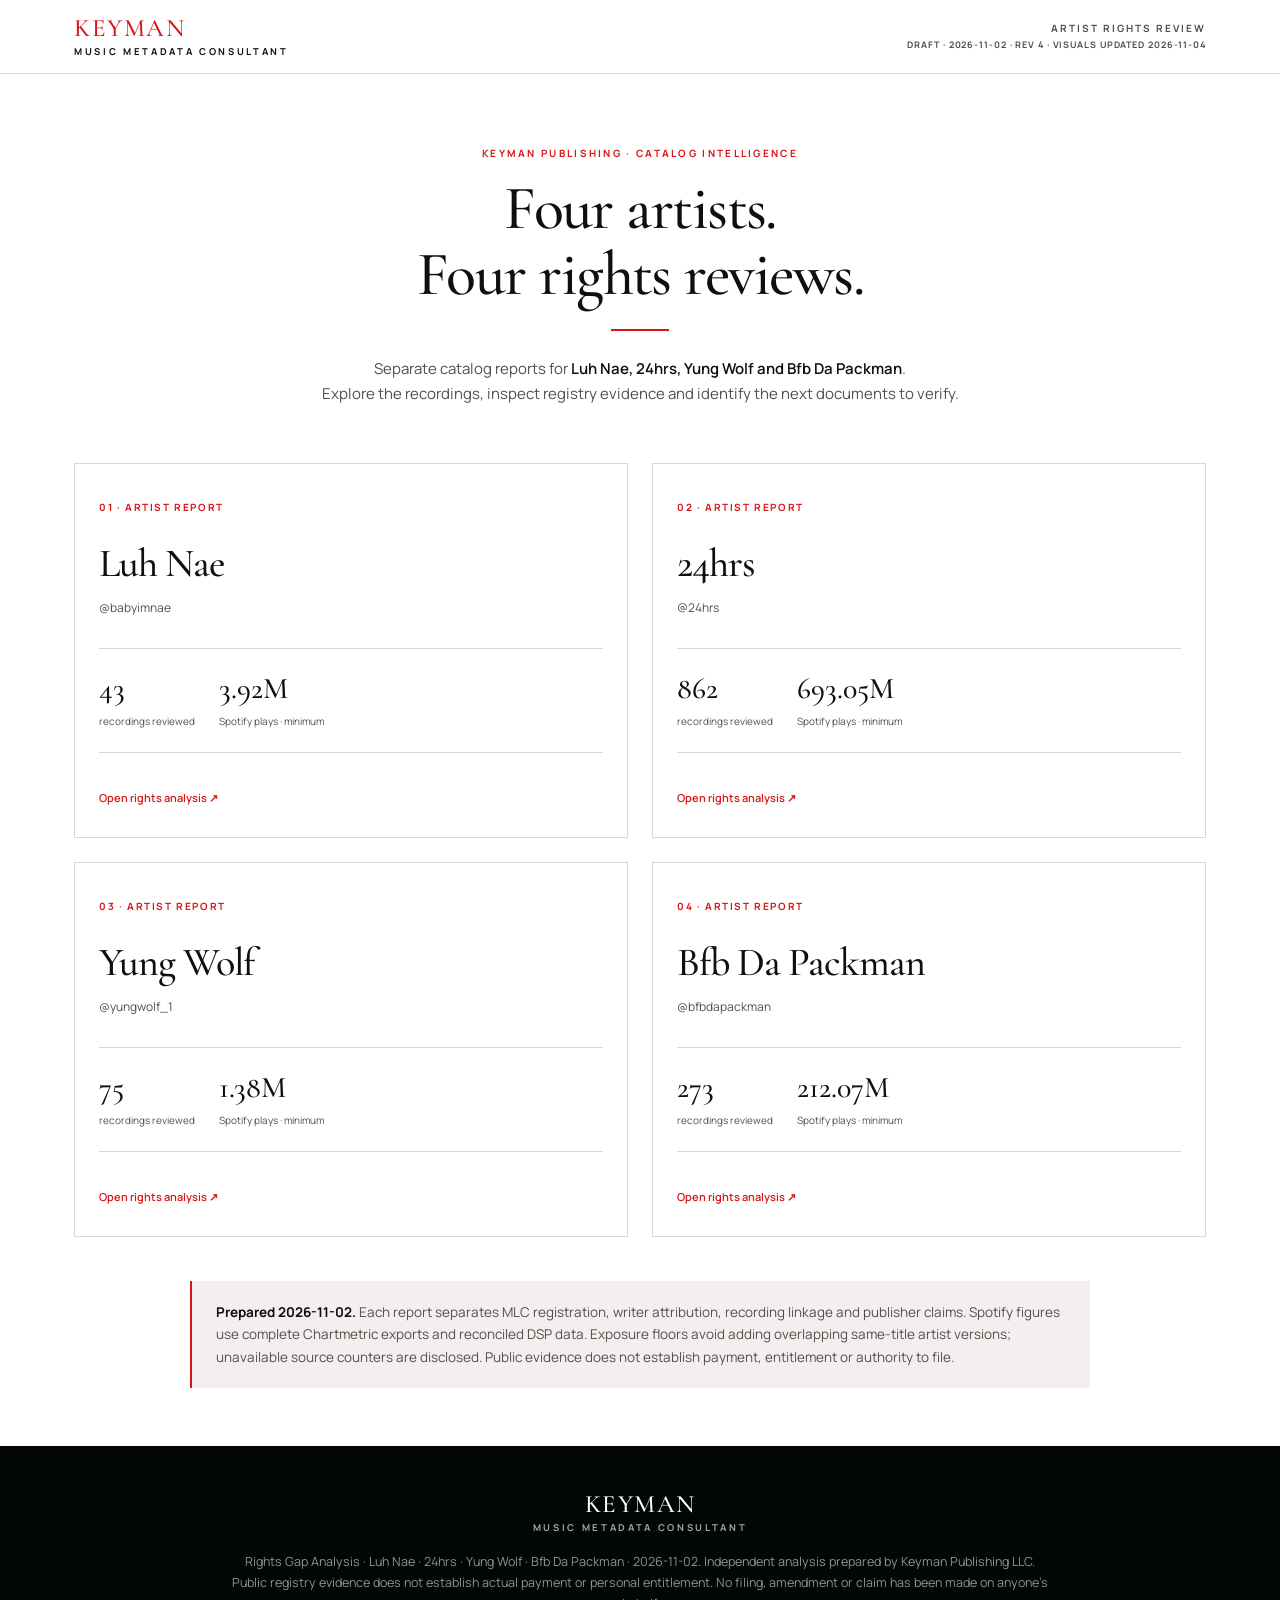
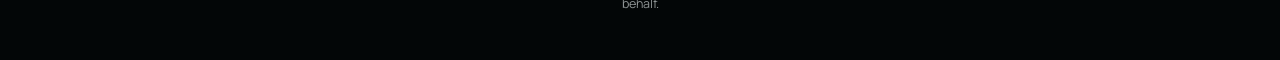
<file: index.html>
<!doctype html><html lang="en"><head><meta charset="utf-8"><meta name="viewport" content="width=device-width, initial-scale=1"><meta name="robots" content="noindex,nofollow"><meta name="description" content="Keyman Publishing catalog rights review — Artist Rights Review, 2026-11-02."><meta property="og:title" content="Artist Rights Review — Keyman Rights Gap Analysis"><meta property="og:description" content="Recording evidence, MLC registrations, publisher claims and next steps."><title>Artist Rights Review | Keyman Rights Gap Analysis</title><link rel="preconnect" href="https://fonts.googleapis.com"><link rel="preconnect" href="https://fonts.gstatic.com" crossorigin><link href="https://fonts.googleapis.com/css2?family=Cormorant+Garamond:wght@500;600&family=Manrope:wght@400;500;600;700&display=swap" rel="stylesheet"><link rel="stylesheet" href="./keyman.css"><link rel="stylesheet" href="./report.css?v=4"></head><body><a class="skip" href="#main">Skip to report</a><header class="hdr"><div class="wrap"><a class="brand" href="./"><div class="wm">KEYMAN</div><div class="wm-sub">Music Metadata Consultant</div></a><div class="hdr-r">Artist Rights Review<br><span class="revision">Draft · 2026-11-02 · rev 4 · visuals updated 2026-11-04</span></div></div></header><main id="main"><section class="hero"><div class="wrap"><p class="eyebrow">Keyman Publishing · Catalog intelligence</p><h1>Four artists.<br>Four rights reviews.</h1><div class="rule"></div><p class="lede narrow">Separate catalog reports for <b>Luh Nae, 24hrs, Yung Wolf and Bfb Da Packman</b>.<br>Explore the recordings, inspect registry evidence and identify the next documents to verify.</p><div class="artist-cards"><a class="artist-card" href="luh-nae/?rev=4"><span class="card-no">01 · Artist report</span><h2>Luh Nae</h2><p>@babyimnae</p><div class="card-metrics"><div><b>43</b><span>recordings reviewed</span></div><div><b>3.92M</b><span>Spotify plays · minimum</span></div></div><span class="card-cta">Open rights analysis ↗</span></a><a class="artist-card" href="24hrs/?rev=4"><span class="card-no">02 · Artist report</span><h2>24hrs</h2><p>@24hrs</p><div class="card-metrics"><div><b>862</b><span>recordings reviewed</span></div><div><b>693.05M</b><span>Spotify plays · minimum</span></div></div><span class="card-cta">Open rights analysis ↗</span></a><a class="artist-card" href="yung-wolf/?rev=4"><span class="card-no">03 · Artist report</span><h2>Yung Wolf</h2><p>@yungwolf_1</p><div class="card-metrics"><div><b>75</b><span>recordings reviewed</span></div><div><b>1.38M</b><span>Spotify plays · minimum</span></div></div><span class="card-cta">Open rights analysis ↗</span></a><a class="artist-card" href="bfb-da-packman/?rev=4"><span class="card-no">04 · Artist report</span><h2>Bfb Da Packman</h2><p>@bfbdapackman</p><div class="card-metrics"><div><b>273</b><span>recordings reviewed</span></div><div><b>212.07M</b><span>Spotify plays · minimum</span></div></div><span class="card-cta">Open rights analysis ↗</span></a></div><div class="note"><b>Prepared 2026-11-02.</b> Each report separates MLC registration, writer attribution, recording linkage and publisher claims. Spotify figures use complete Chartmetric exports and reconciled DSP data. Exposure floors avoid adding overlapping same-title artist versions; unavailable source counters are disclosed. Public evidence does not establish payment, entitlement or authority to file.</div></div></section></main><footer><div class="wrap"><div class="wm">KEYMAN</div><div class="wm-sub">Music Metadata Consultant</div><div class="fs">Rights Gap Analysis · Luh Nae · 24hrs · Yung Wolf · Bfb Da Packman · 2026-11-02. Independent analysis prepared by Keyman Publishing LLC. Public registry evidence does not establish actual payment or personal entitlement. No filing, amendment or claim has been made on anyone’s behalf.</div></div></footer><script src="report.js"></script></body></html>
</file>
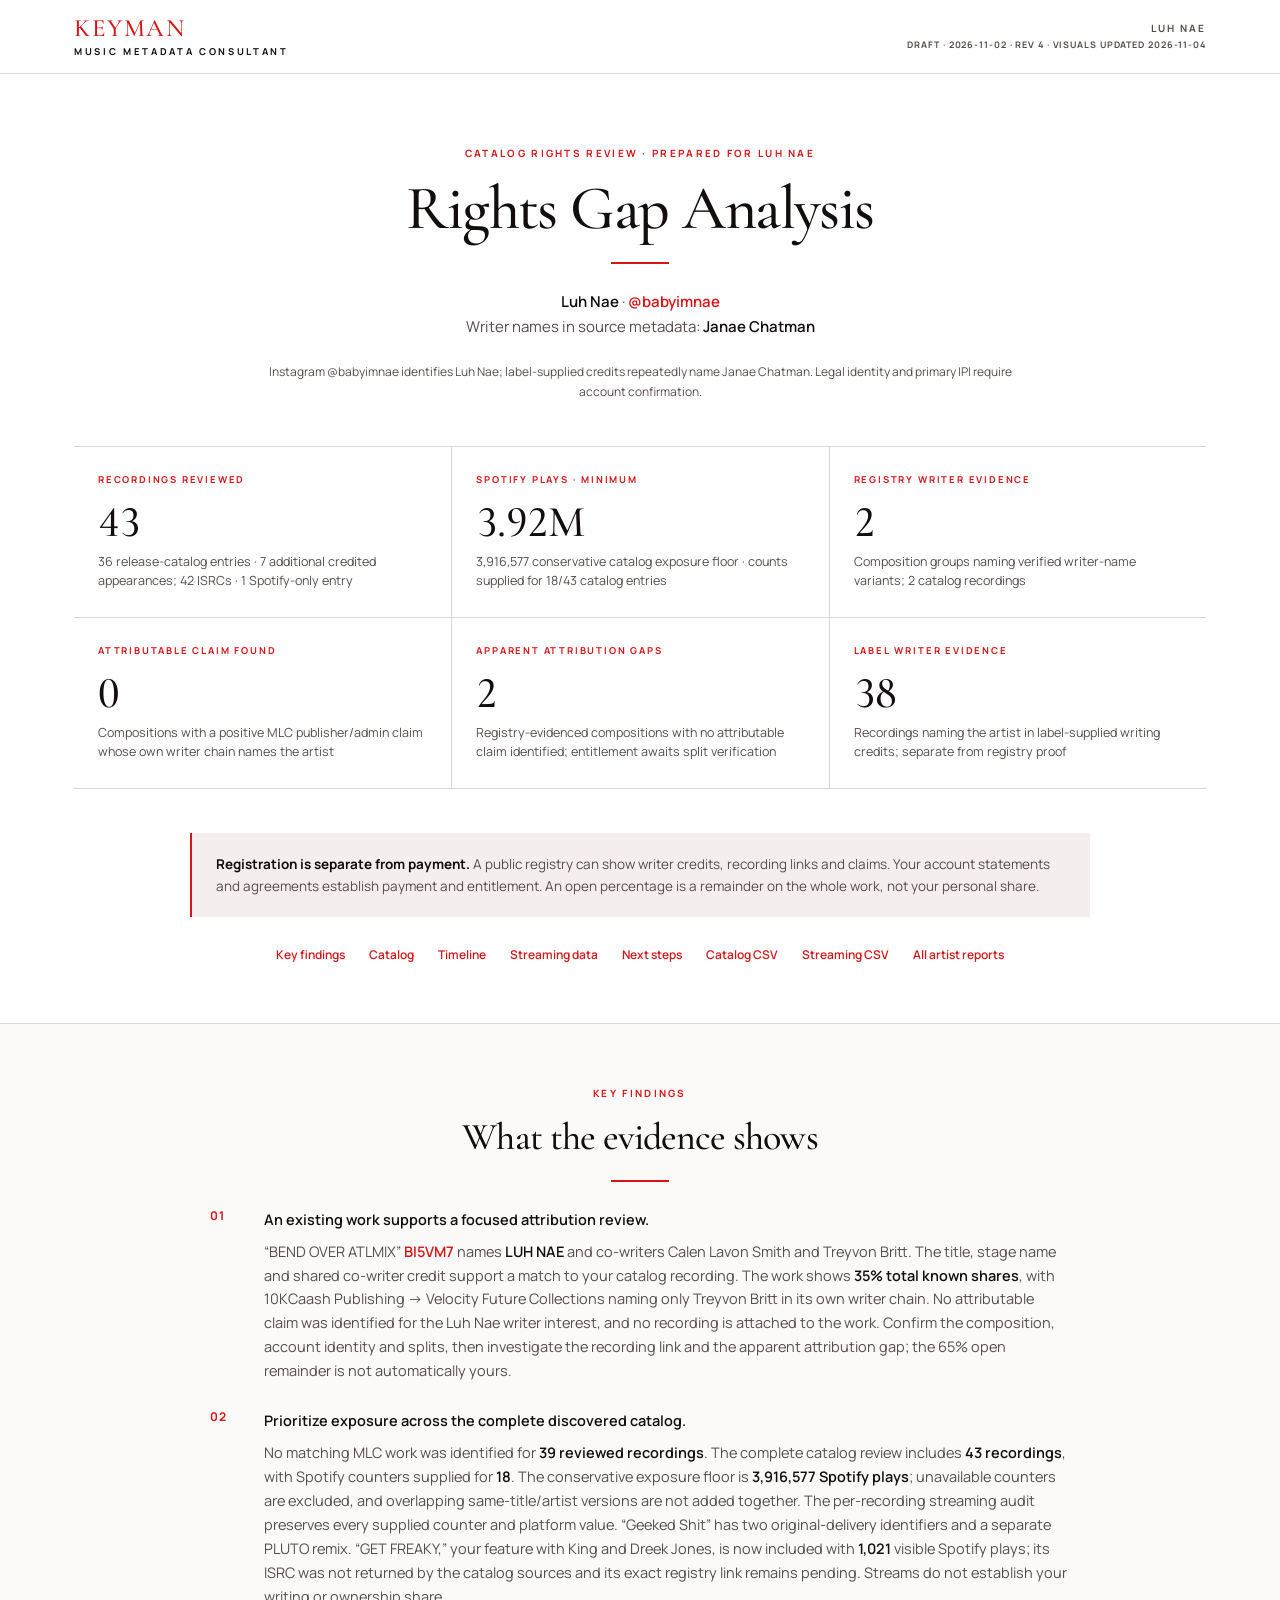
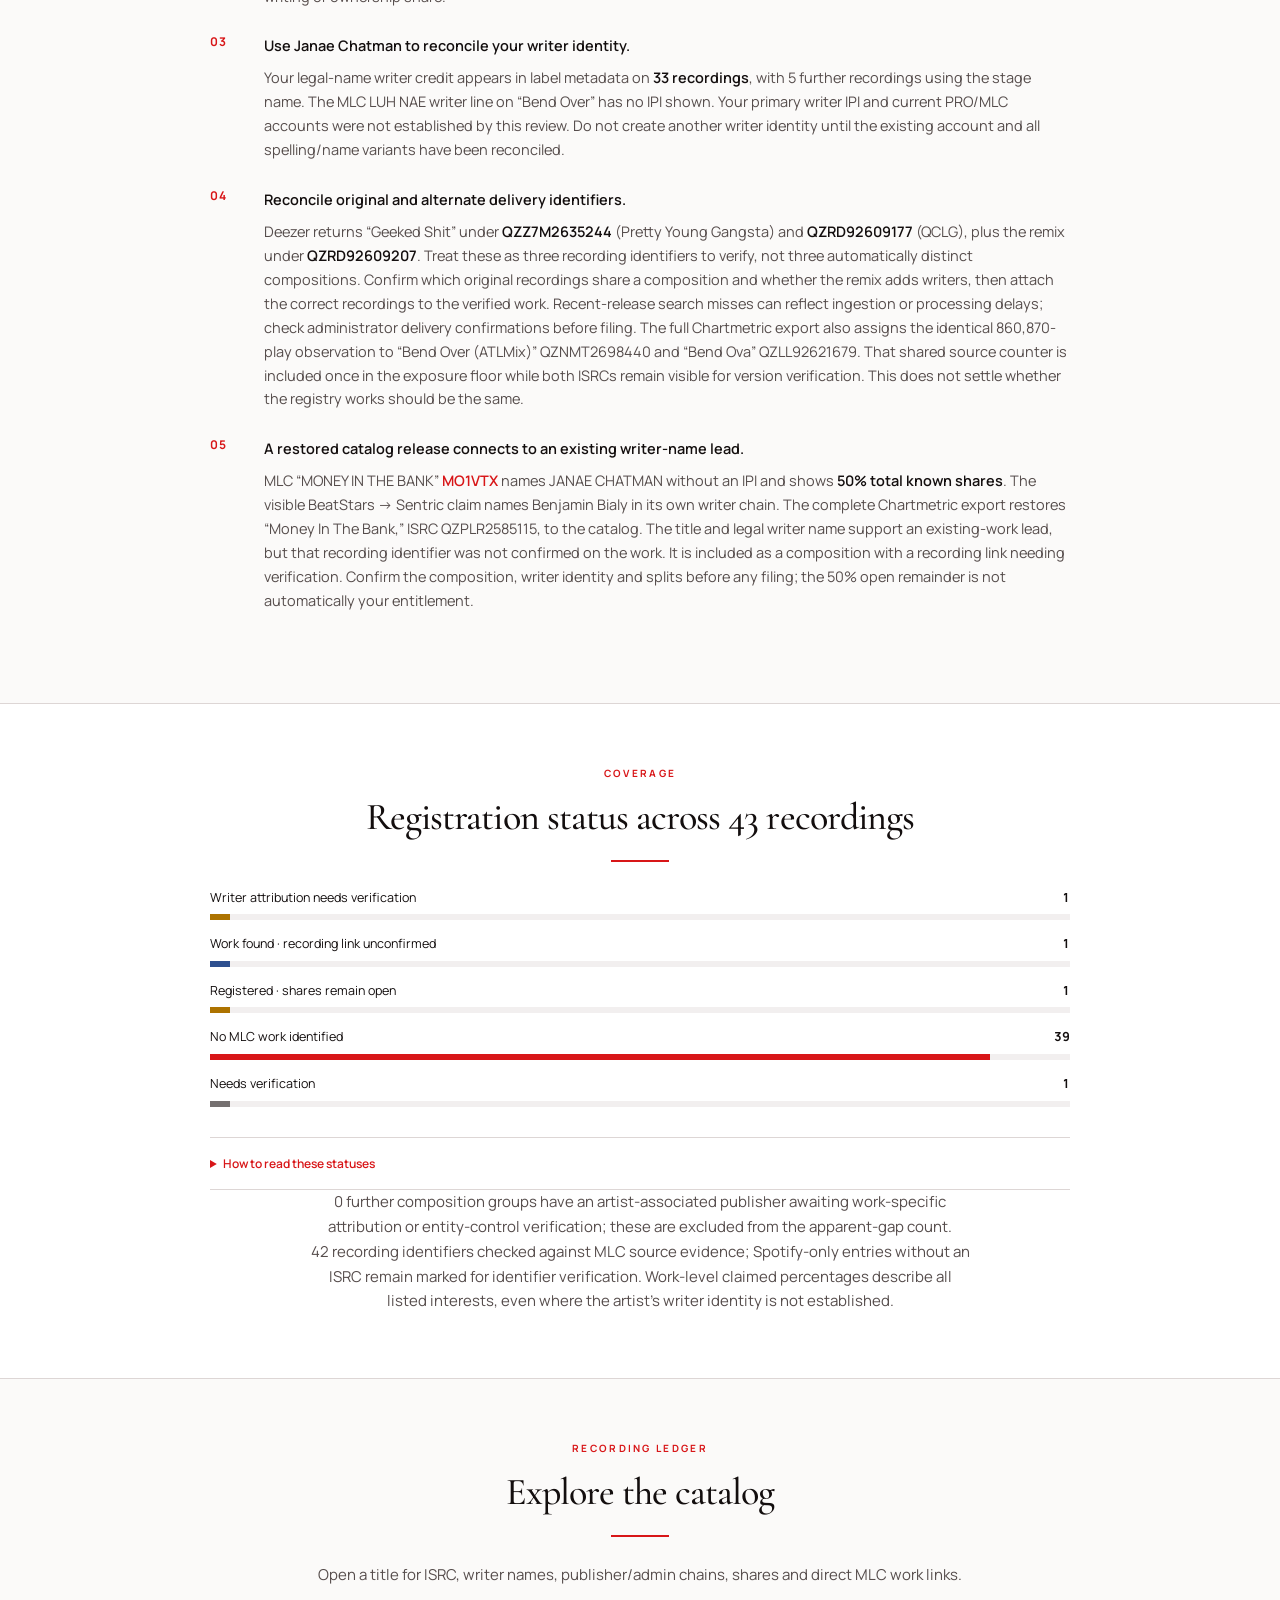
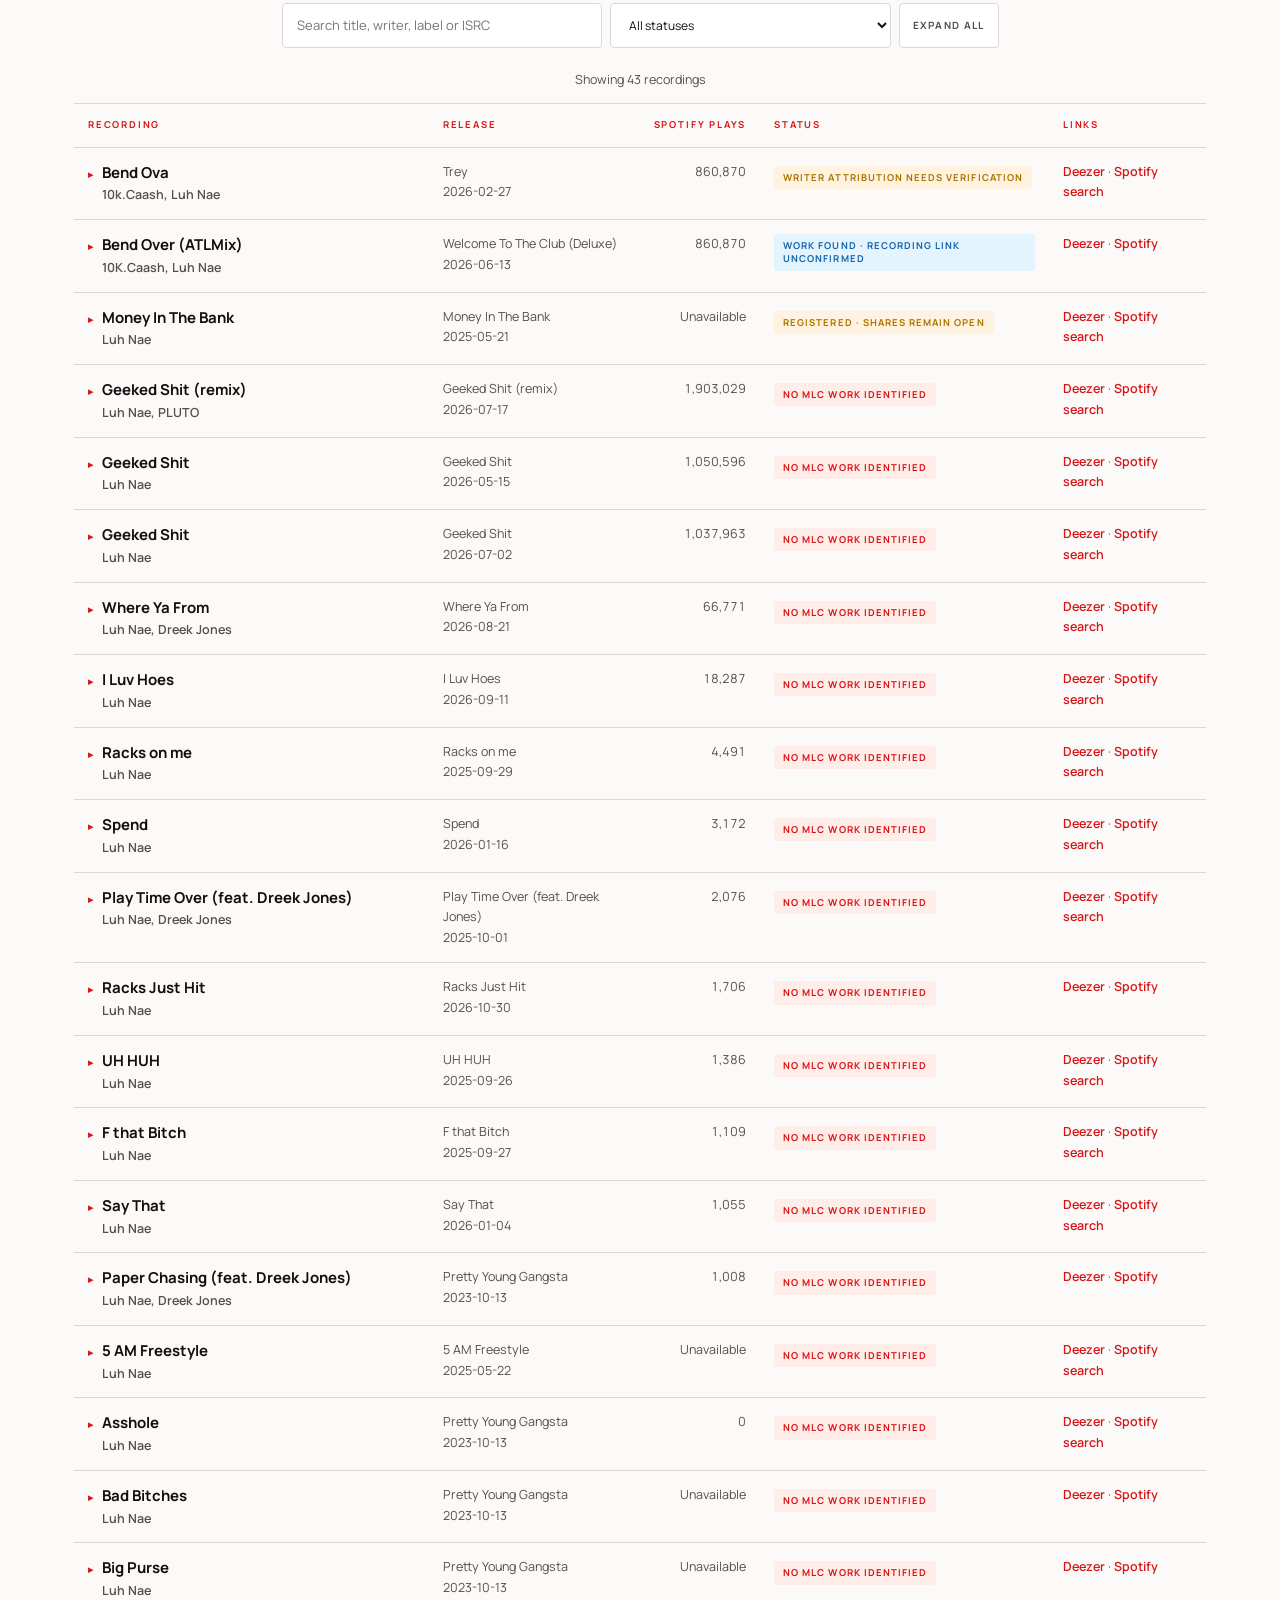
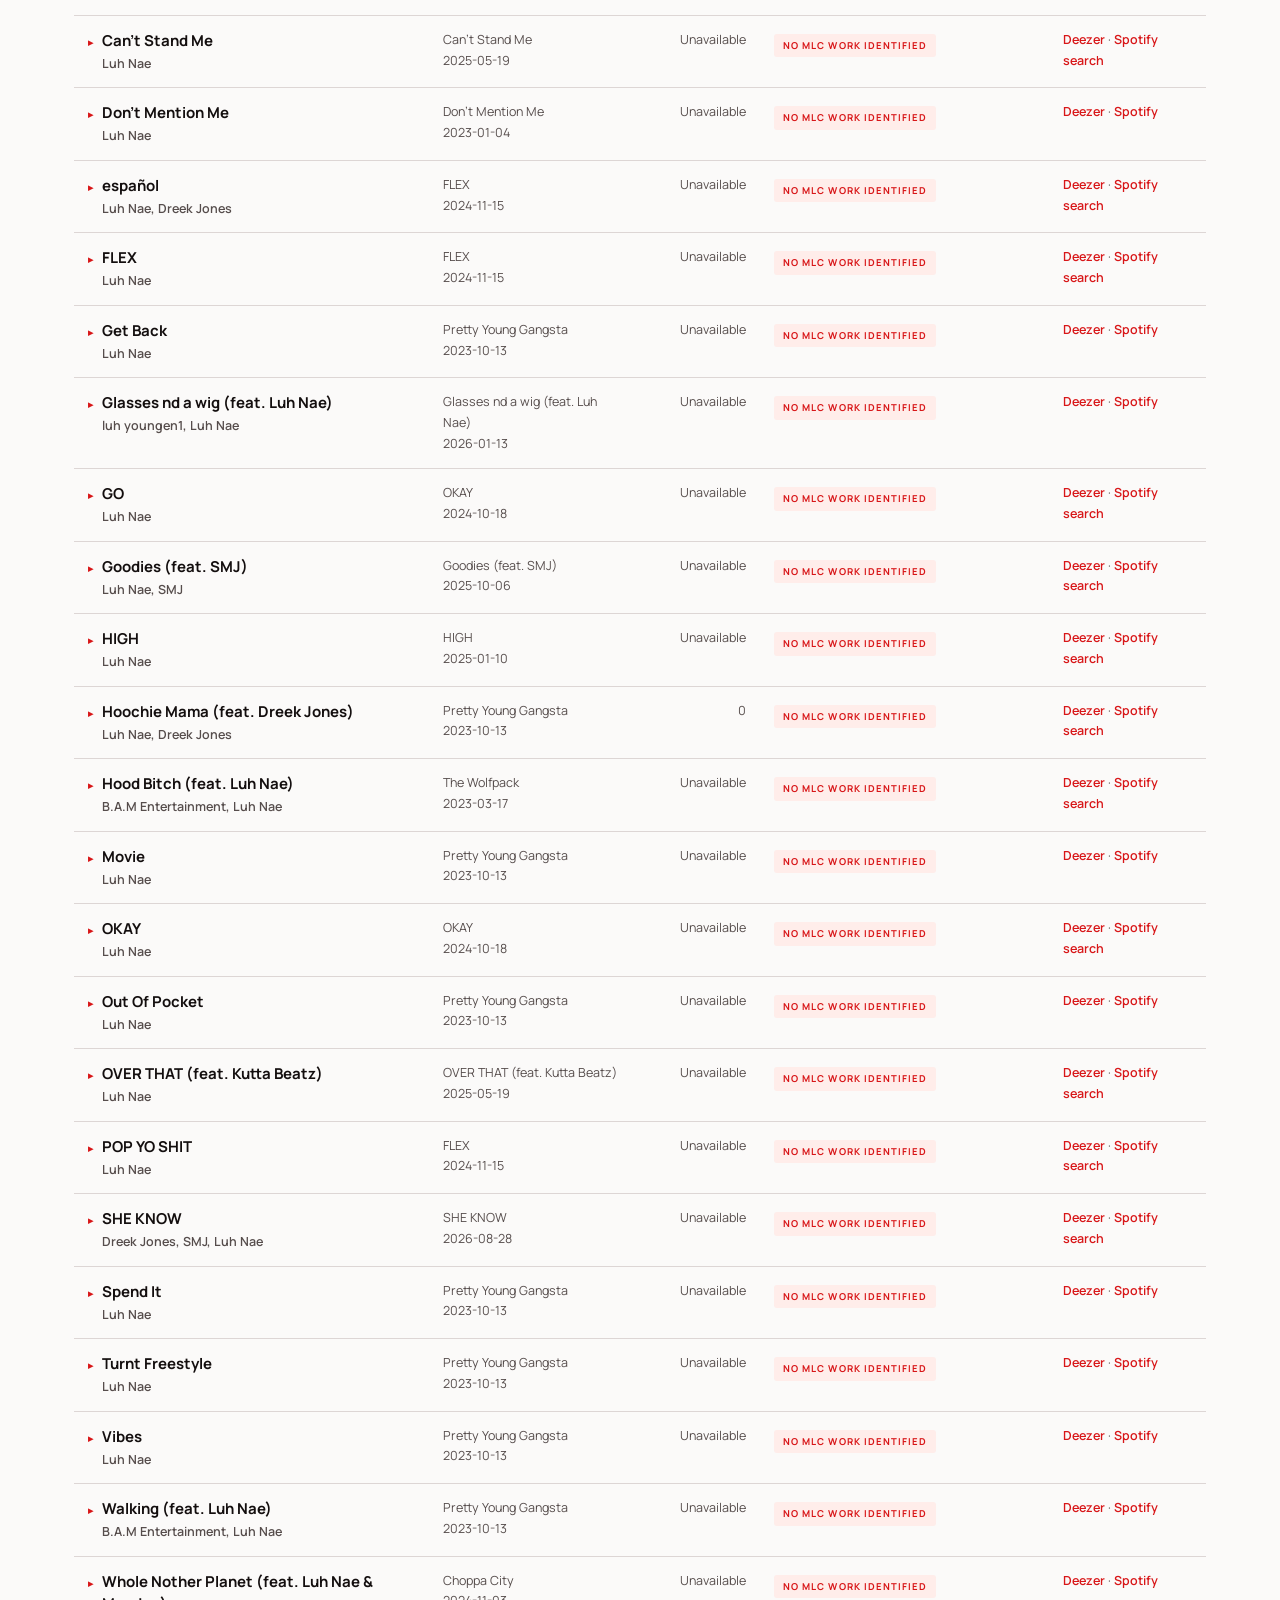
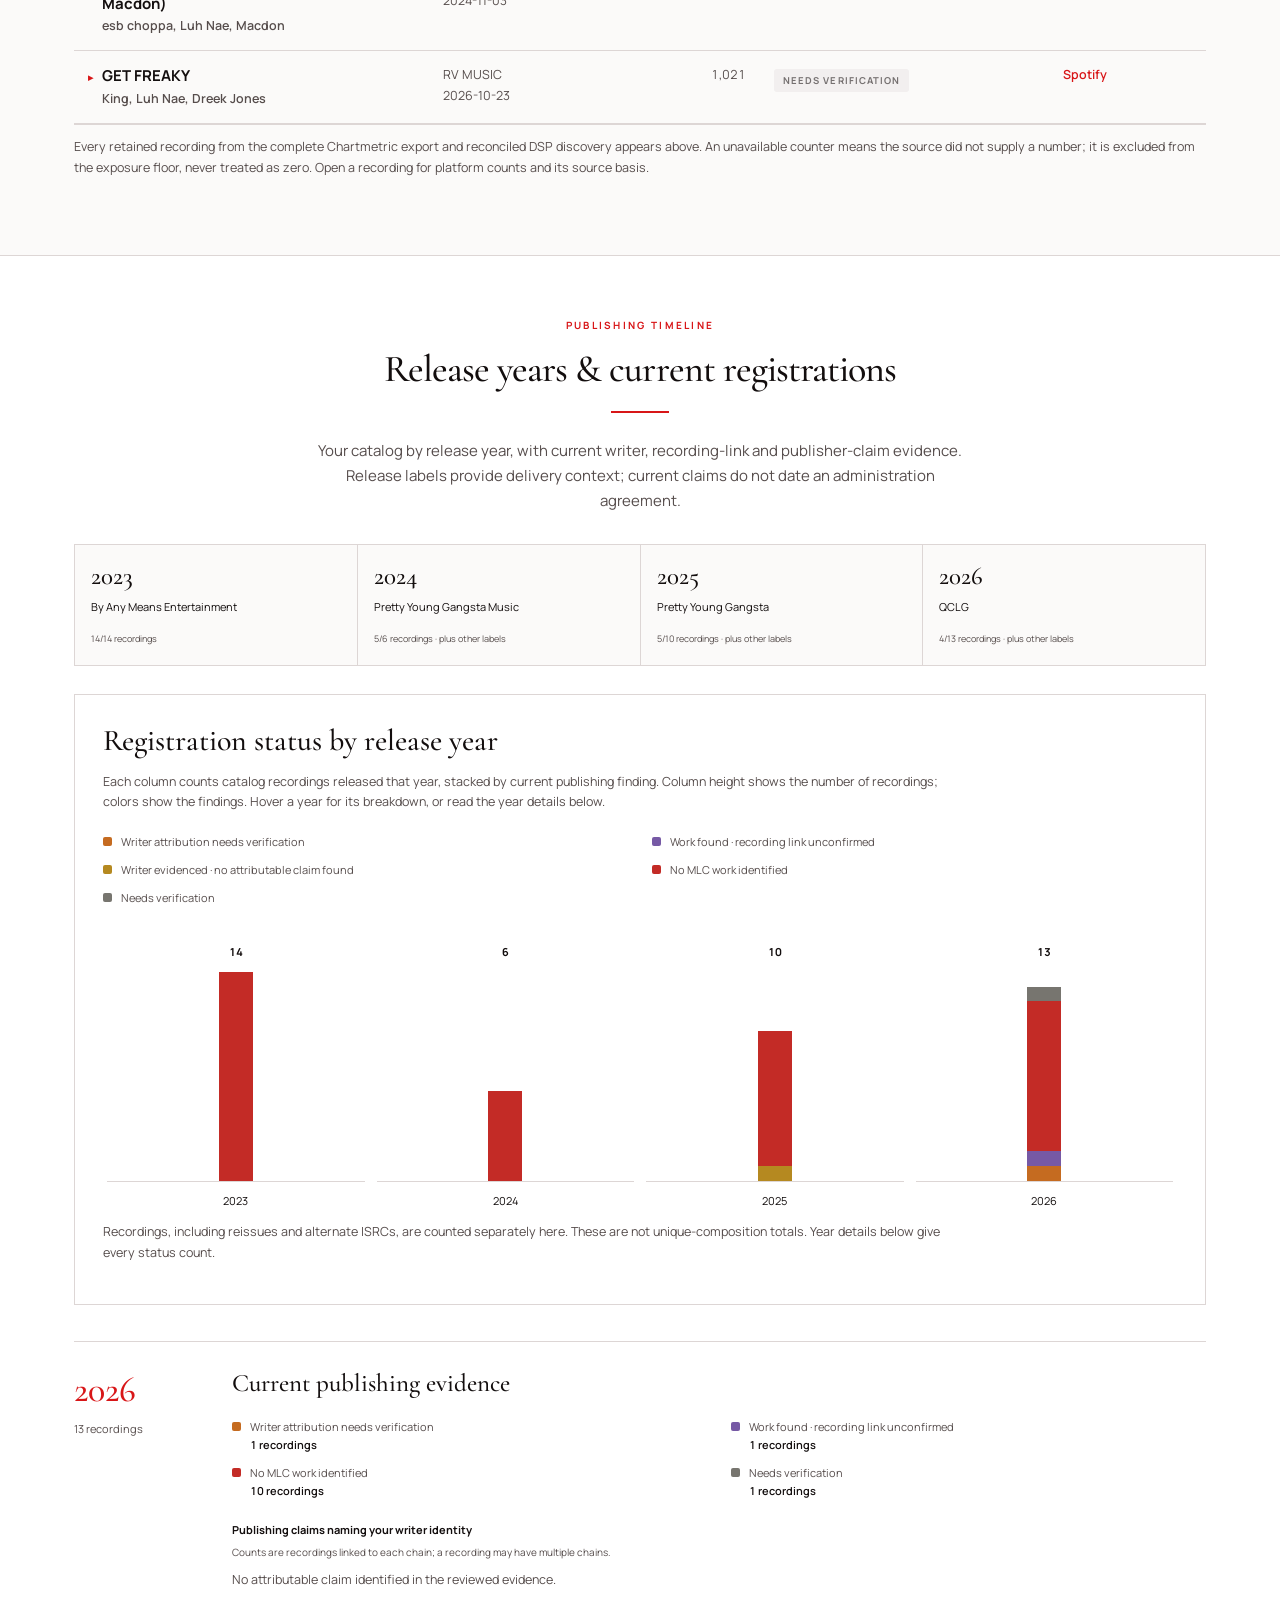
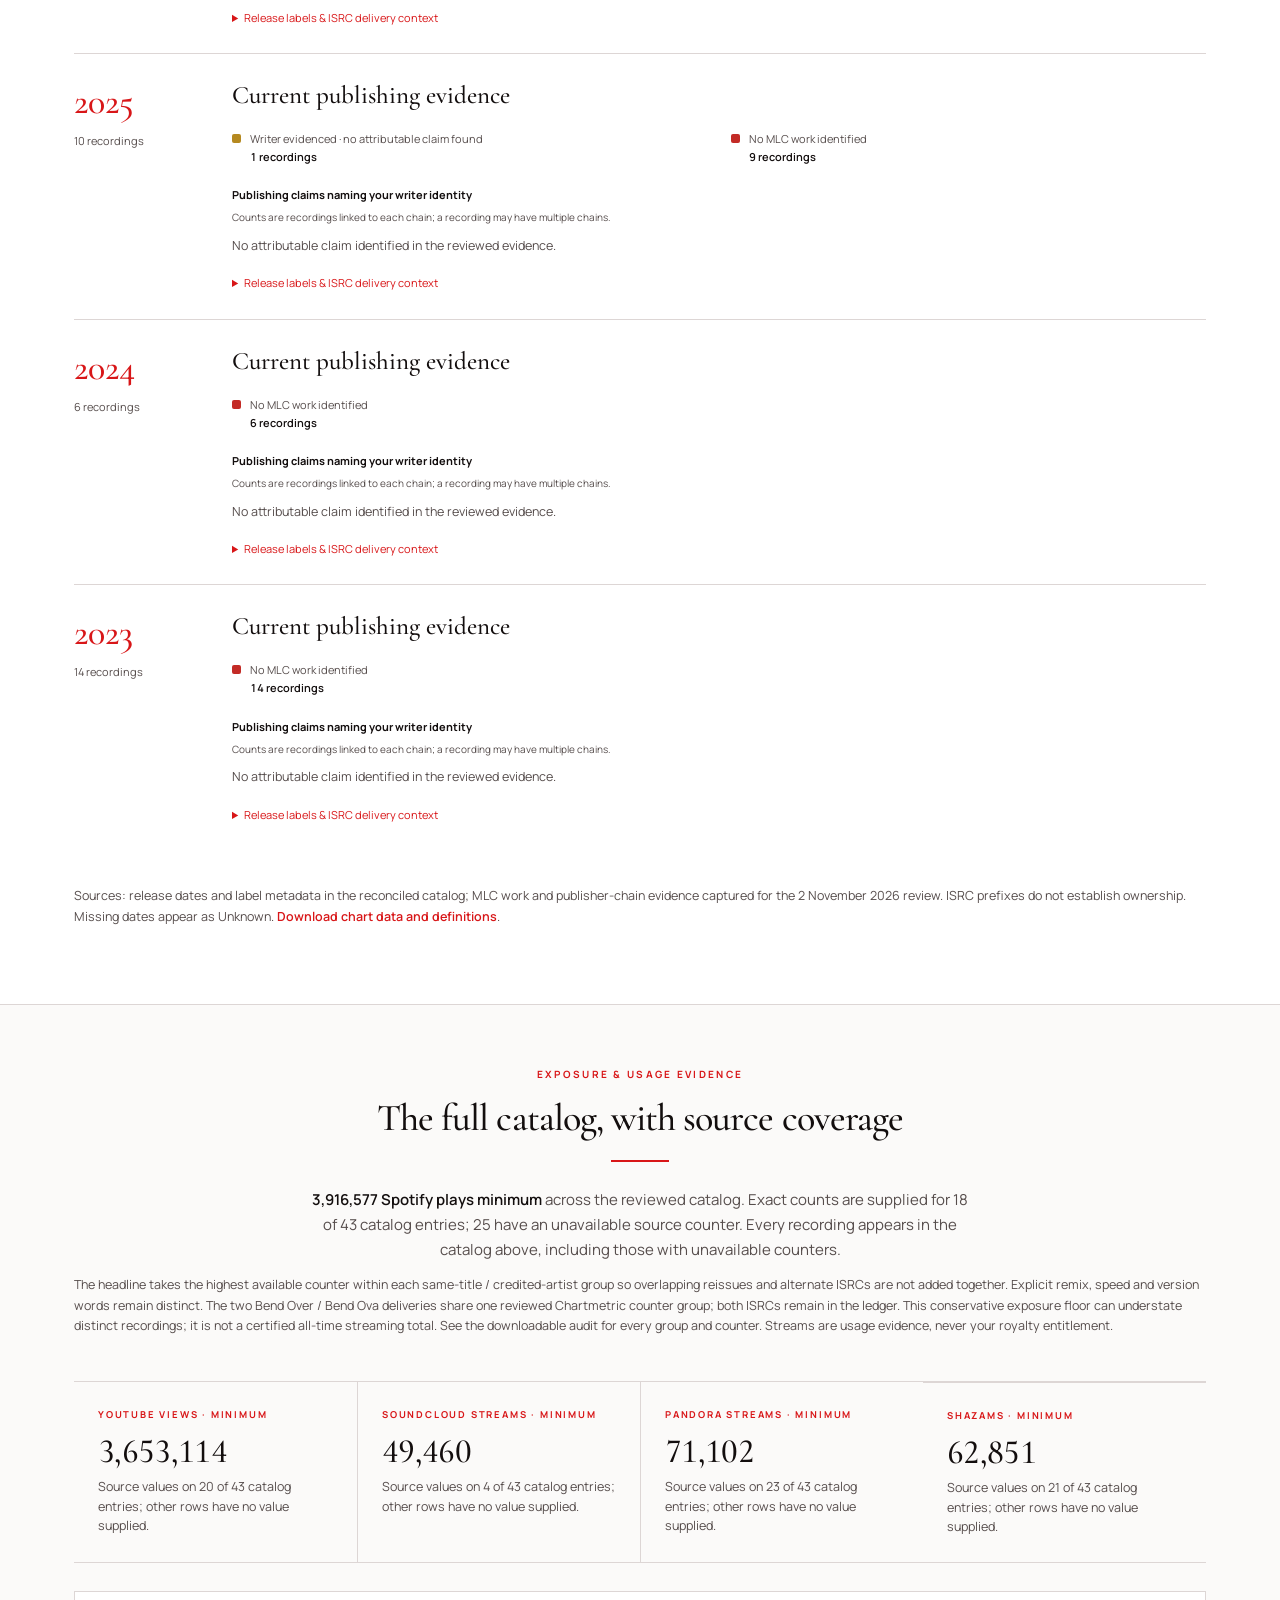
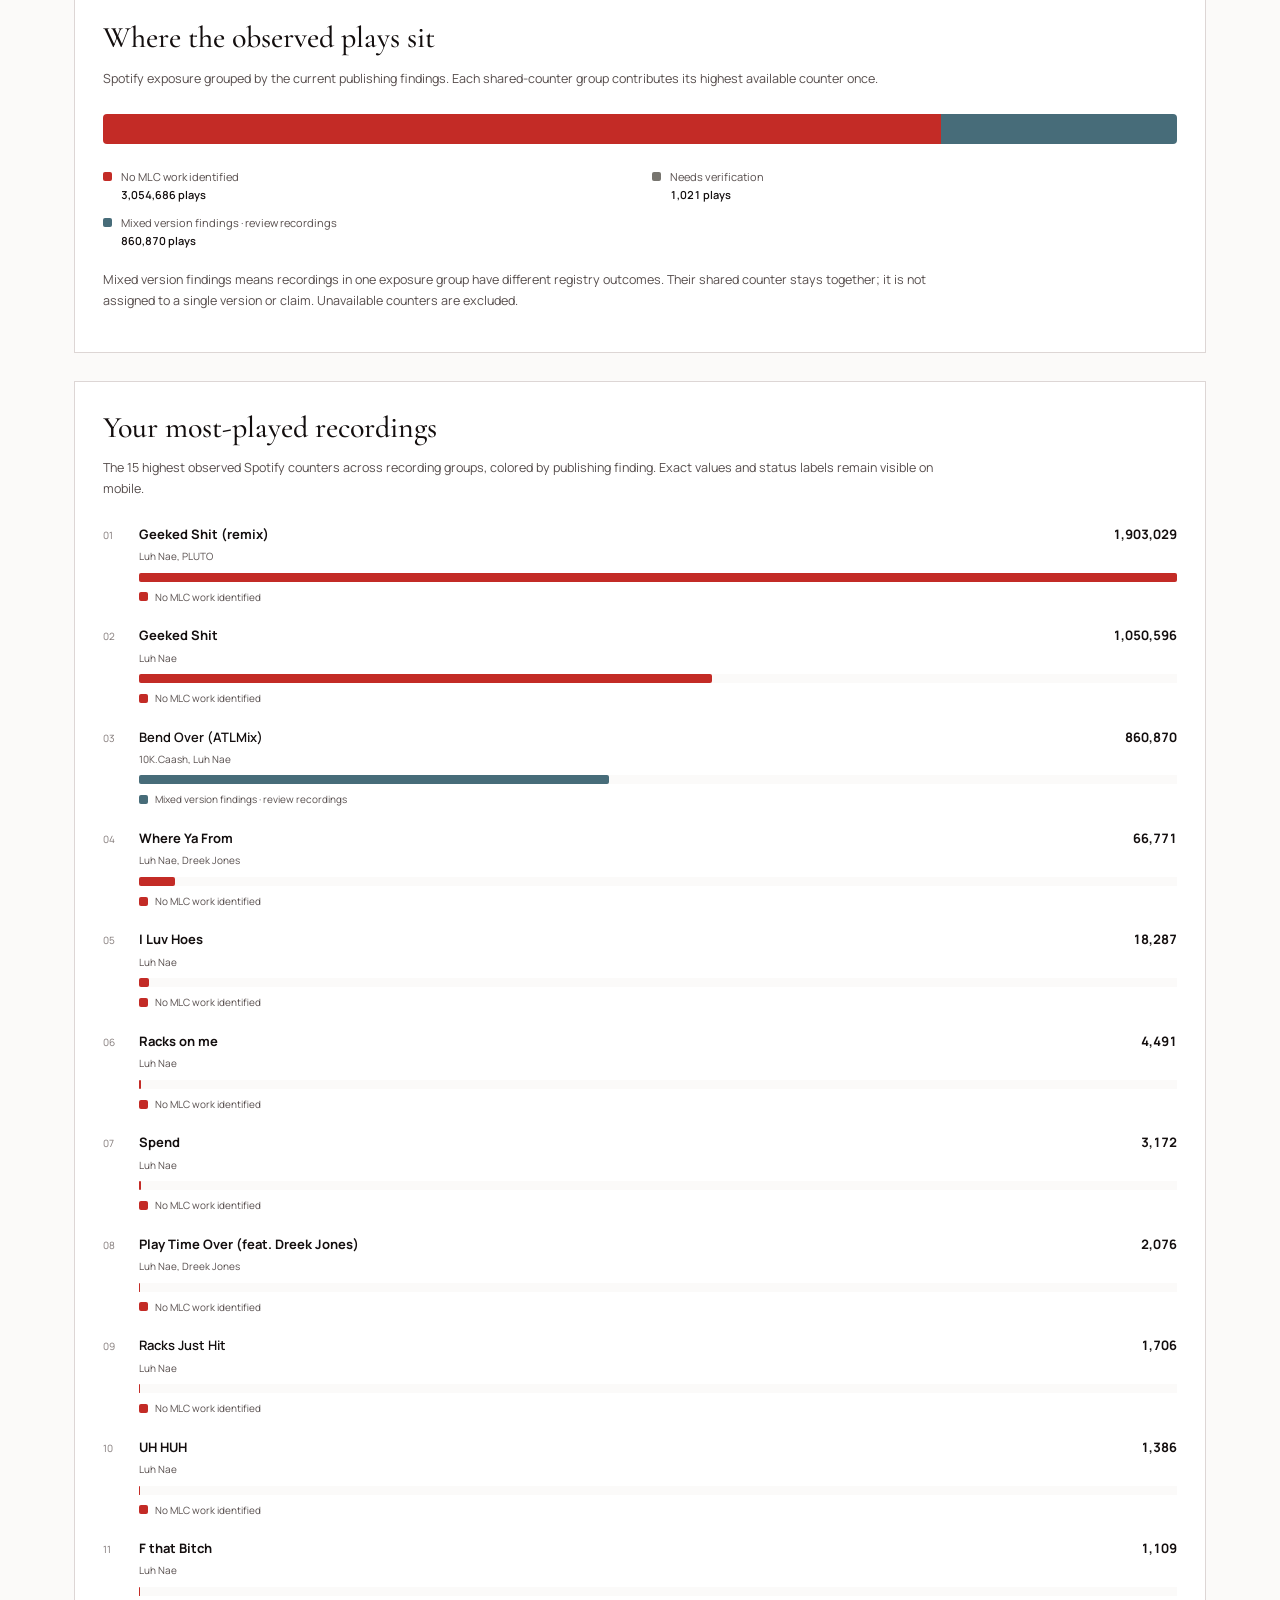
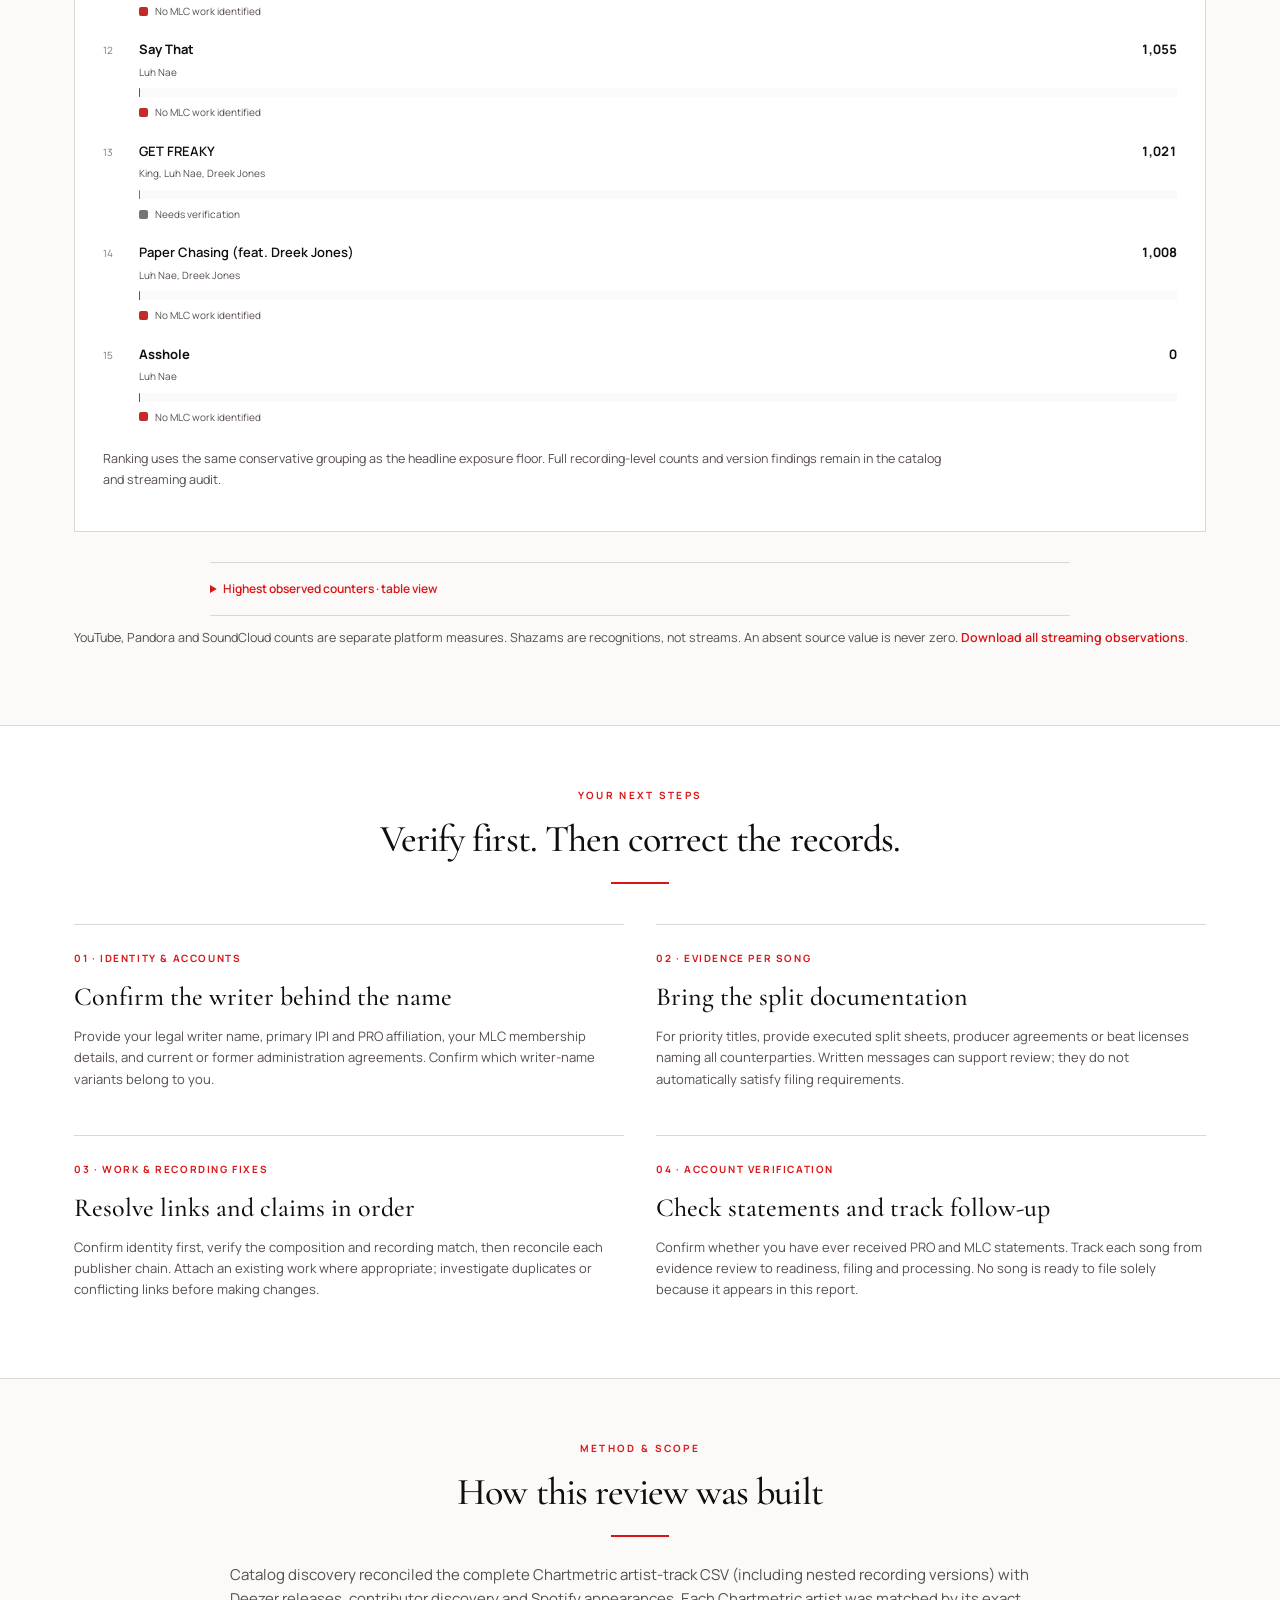
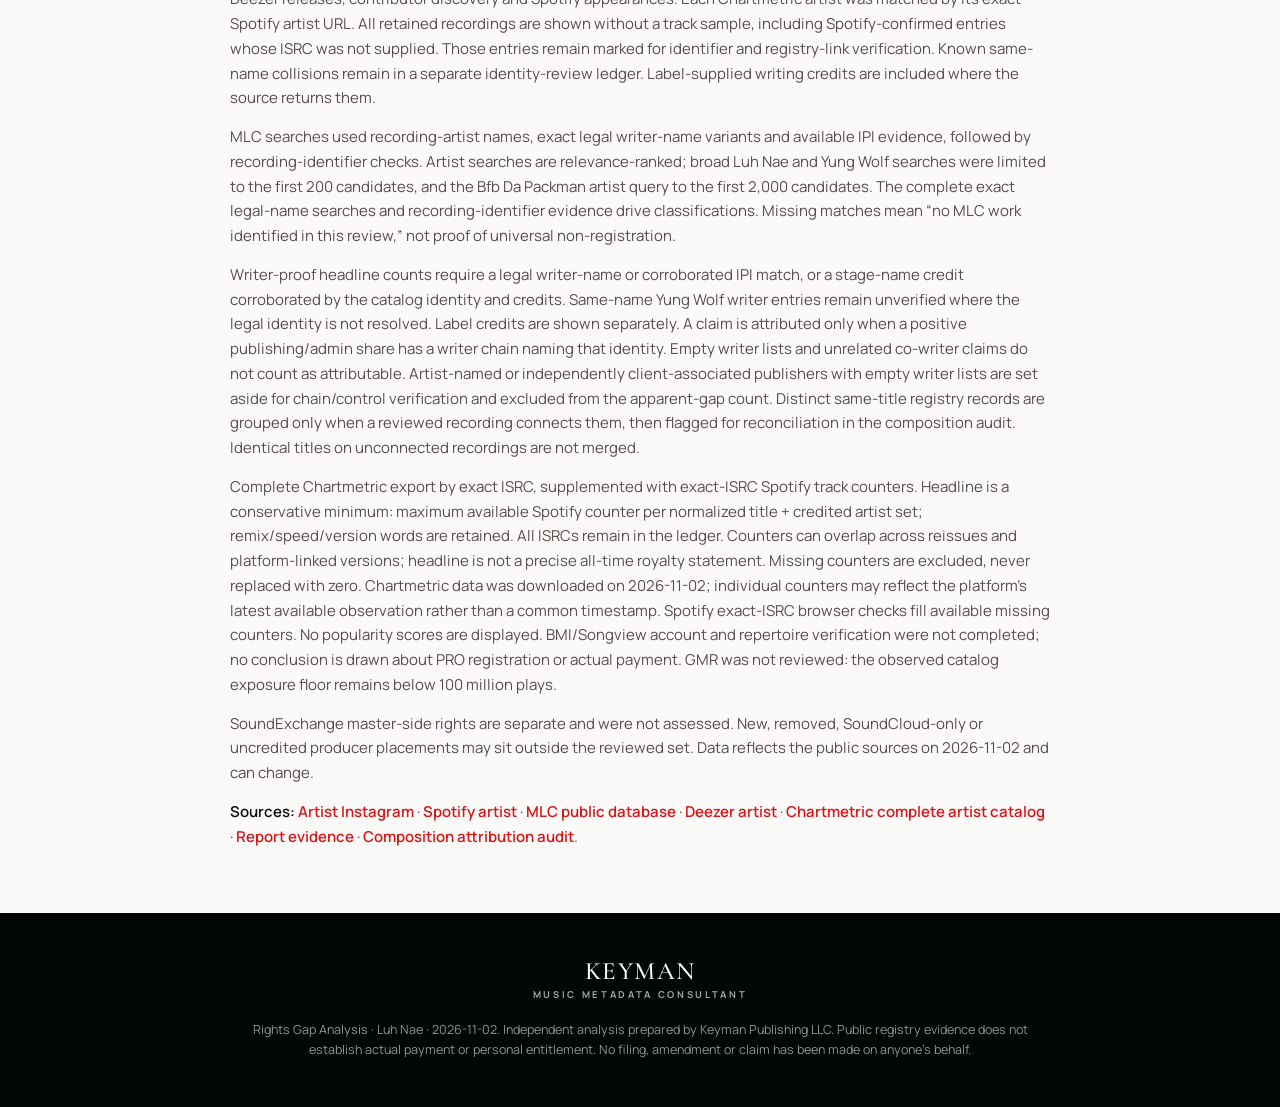
<file: luh-nae/index.html>
<!doctype html><html lang="en"><head><meta charset="utf-8"><meta name="viewport" content="width=device-width, initial-scale=1"><meta name="robots" content="noindex,nofollow"><meta name="description" content="Keyman Publishing catalog rights review — Luh Nae, 2026-11-02."><meta property="og:title" content="Luh Nae — Keyman Rights Gap Analysis"><meta property="og:description" content="Recording evidence, MLC registrations, publisher claims and next steps."><title>Luh Nae | Keyman Rights Gap Analysis</title><link rel="preconnect" href="https://fonts.googleapis.com"><link rel="preconnect" href="https://fonts.gstatic.com" crossorigin><link href="https://fonts.googleapis.com/css2?family=Cormorant+Garamond:wght@500;600&family=Manrope:wght@400;500;600;700&display=swap" rel="stylesheet"><link rel="stylesheet" href="../keyman.css"><link rel="stylesheet" href="../report.css?v=4"></head><body><a class="skip" href="#main">Skip to report</a><header class="hdr"><div class="wrap"><a class="brand" href="../"><div class="wm">KEYMAN</div><div class="wm-sub">Music Metadata Consultant</div></a><div class="hdr-r">Luh Nae<br><span class="revision">Draft · 2026-11-02 · rev 4 · visuals updated 2026-11-04</span></div></div></header><main id="main"><section class="hero"><div class="wrap"><p class="eyebrow">Catalog rights review · Prepared for Luh Nae</p><h1>Rights Gap Analysis</h1><div class="rule"></div><p class="lede narrow"><b>Luh Nae</b> · <a href="https://www.instagram.com/babyimnae/" target="_blank" rel="noopener noreferrer">@babyimnae</a><br>Writer names in source metadata: <b>Janae Chatman</b></p><p class="identity narrow">Instagram @babyimnae identifies Luh Nae; label-supplied credits repeatedly name Janae Chatman. Legal identity and primary IPI require account confirmation.</p><div class="stats"><div class="stat"><div class="l">Recordings reviewed</div><div class="v">43</div><div class="d">36 release-catalog entries · 7 additional credited appearances; 42 ISRCs · 1 Spotify-only entry</div></div><div class="stat"><div class="l">Spotify plays · minimum</div><div class="v">3.92M</div><div class="d">3,916,577 conservative catalog exposure floor · counts supplied for 18/43 catalog entries</div></div><div class="stat"><div class="l">Registry writer evidence</div><div class="v">2</div><div class="d">Composition groups naming verified writer-name variants; 2 catalog recordings</div></div><div class="stat"><div class="l">Attributable claim found</div><div class="v">0</div><div class="d">Compositions with a positive MLC publisher/admin claim whose own writer chain names the artist</div></div><div class="stat"><div class="l">Apparent attribution gaps</div><div class="v">2</div><div class="d">Registry-evidenced compositions with no attributable claim identified; entitlement awaits split verification</div></div><div class="stat"><div class="l">Label writer evidence</div><div class="v">38</div><div class="d">Recordings naming the artist in label-supplied writing credits; separate from registry proof</div></div></div><div class="note"><b>Registration is separate from payment.</b> A public registry can show writer credits, recording links and claims. Your account statements and agreements establish payment and entitlement. An open percentage is a remainder on the whole work, not your personal share.</div><nav class="report-nav" aria-label="Report sections"><a href="#findings">Key findings</a><a href="#catalog">Catalog</a><a href="#timeline">Timeline</a><a href="#exposure">Streaming data</a><a href="#next">Next steps</a><a href="catalog.csv" download>Catalog CSV</a><a href="streaming-audit.csv" download>Streaming CSV</a><a href="../?rev=4">All artist reports</a></nav></div></section>
 <section class="band tint" id="findings"><div class="wrap"><p class="eyebrow">Key findings</p><h2>What the evidence shows</h2><div class="rule"></div><ol class="find"><li><b>An existing work supports a focused attribution review.</b><p>“BEND OVER ATLMIX” <a href="https://portal.themlc.com/catalog/work/1117560087" target="_blank" rel="noopener noreferrer">BI5VM7</a> names <b>LUH NAE</b> and co-writers Calen Lavon Smith and Treyvon Britt. The title, stage name and shared co-writer credit support a match to your catalog recording. The work shows <b>35% total known shares</b>, with 10KCaash Publishing → Velocity Future Collections naming only Treyvon Britt in its own writer chain. No attributable claim was identified for the Luh Nae writer interest, and no recording is attached to the work. Confirm the composition, account identity and splits, then investigate the recording link and the apparent attribution gap; the 65% open remainder is not automatically yours.</p></li><li><b>Prioritize exposure across the complete discovered catalog.</b><p>No matching MLC work was identified for <b>39 reviewed recordings</b>. The complete catalog review includes <b>43 recordings</b>, with Spotify counters supplied for <b>18</b>. The conservative exposure floor is <b>3,916,577 Spotify plays</b>; unavailable counters are excluded, and overlapping same-title/artist versions are not added together. The per-recording streaming audit preserves every supplied counter and platform value. “Geeked Shit” has two original-delivery identifiers and a separate PLUTO remix. “GET FREAKY,” your feature with King and Dreek Jones, is now included with <b>1,021</b> visible Spotify plays; its ISRC was not returned by the catalog sources and its exact registry link remains pending. Streams do not establish your writing or ownership share.</p></li><li><b>Use Janae Chatman to reconcile your writer identity.</b><p>Your legal-name writer credit appears in label metadata on <b>33 recordings</b>, with 5 further recordings using the stage name. The MLC LUH NAE writer line on “Bend Over” has no IPI shown. Your primary writer IPI and current PRO/MLC accounts were not established by this review. Do not create another writer identity until the existing account and all spelling/name variants have been reconciled.</p></li><li><b>Reconcile original and alternate delivery identifiers.</b><p>Deezer returns “Geeked Shit” under <b>QZZ7M2635244</b> (Pretty Young Gangsta) and <b>QZRD92609177</b> (QCLG), plus the remix under <b>QZRD92609207</b>. Treat these as three recording identifiers to verify, not three automatically distinct compositions. Confirm which original recordings share a composition and whether the remix adds writers, then attach the correct recordings to the verified work. Recent-release search misses can reflect ingestion or processing delays; check administrator delivery confirmations before filing. The full Chartmetric export also assigns the identical 860,870-play observation to “Bend Over (ATLMix)” QZNMT2698440 and “Bend Ova” QZLL92621679. That shared source counter is included once in the exposure floor while both ISRCs remain visible for version verification. This does not settle whether the registry works should be the same.</p></li><li><b>A restored catalog release connects to an existing writer-name lead.</b><p>MLC “MONEY IN THE BANK” <a href="https://portal.themlc.com/catalog/work/1058435271" target="_blank" rel="noopener noreferrer">MO1VTX</a> names JANAE CHATMAN without an IPI and shows <b>50% total known shares</b>. The visible BeatStars → Sentric claim names Benjamin Bialy in its own writer chain. The complete Chartmetric export restores “Money In The Bank,” ISRC QZPLR2585115, to the catalog. The title and legal writer name support an existing-work lead, but that recording identifier was not confirmed on the work. It is included as a composition with a recording link needing verification. Confirm the composition, writer identity and splits before any filing; the 50% open remainder is not automatically your entitlement.</p></li></ol></div></section>
 <section class="band"><div class="wrap"><p class="eyebrow">Coverage</p><h2>Registration status across 43 recordings</h2><div class="rule"></div><div class="bars"><div class="bar"><div class="bl"><span>Writer attribution needs verification</span><b>1</b></div><div class="bt"><i class="amber" style="width:2.33%"></i></div></div><div class="bar"><div class="bl"><span>Work found · recording link unconfirmed</span><b>1</b></div><div class="bt"><i class="blue" style="width:2.33%"></i></div></div><div class="bar"><div class="bl"><span>Registered · shares remain open</span><b>1</b></div><div class="bt"><i class="amber" style="width:2.33%"></i></div></div><div class="bar"><div class="bl"><span>No MLC work identified</span><b>39</b></div><div class="bt"><i class="red" style="width:90.70%"></i></div></div><div class="bar"><div class="bl"><span>Needs verification</span><b>1</b></div><div class="bt"><i class="grey" style="width:2.33%"></i></div></div></div><details class="legend"><summary>How to read these statuses</summary><ul><li><b>No MLC work identified:</b> no matching work found in the scope reviewed; investigate before filing a new registration.</li><li><b>Registered · shares remain open:</b> a work exists with less than 100% total known shares; the remainder is not the artist’s personal split.</li><li><b>Registered · 100% claimed:</b> the work is fully claimed across listed interests; artist attribution still requires a separate review.</li><li><b>Writer attribution needs verification:</b> a matching work exists, but the artist’s legal writer identity is not established on its writer line.</li><li><b>Work found · recording link unconfirmed:</b> title and legal writer match an existing work, but the reviewed recording link was not confirmed.</li><li><b>Recording-to-work match needs review:</b> an attached work title differs; check audio, versions and agreements before any correction.</li><li><b>Needs verification:</b> a possible composition match or other unresolved evidence prevents a reliable classification.</li></ul></details><p class="lede narrow">0 further composition groups have an artist-associated publisher awaiting work-specific attribution or entity-control verification; these are excluded from the apparent-gap count.</p><p class="lede narrow">42 recording identifiers checked against MLC source evidence; Spotify-only entries without an ISRC remain marked for identifier verification. Work-level claimed percentages describe all listed interests, even where the artist’s writer identity is not established.</p></div></section>
 <section class="band tint" id="catalog"><div class="wrap"><p class="eyebrow">Recording ledger</p><h2>Explore the catalog</h2><div class="rule"></div><p class="lede">Open a title for ISRC, writer names, publisher/admin chains, shares and direct MLC work links.</p><div class="tools"><label class="sr-only" for="q">Search recordings</label><input type="search" id="q" placeholder="Search title, writer, label or ISRC"><label class="sr-only" for="status">Filter status</label><select id="status"><option value="all">All statuses</option><option value="credit">Writer attribution needs verification (1)</option><option value="unlinked">Work found · recording link unconfirmed (1)</option><option value="open">Registered · shares remain open (1)</option><option value="missing">No MLC work identified (39)</option><option value="pending">Needs verification (1)</option></select><button class="chip" id="expand-all" aria-pressed="false">Expand all</button></div><p class="sm result-count" id="result-count" role="status">Showing 43 recordings</p><div class="tblwrap"><table id="catalog-table"><thead><tr><th>Recording</th><th>Release</th><th class="num">Spotify plays</th><th>Status</th><th>Links</th></tr></thead><tbody><tr class="row" data-status="credit" data-q="bend ova qzll92621679 trey 10k.caash janae chatman treyvon britt bj7yax calen lavon smith treyvon britt abso music 10kcaash publishing"><td data-label="Recording"><button class="exp" aria-expanded="false" aria-controls="detail-0"><span class="car">▸</span><span><b>Bend Ova</b><br><span class="sm">10k.Caash, Luh Nae</span></span></button></td><td data-label="Release" class="sm">Trey<br>2026-02-27</td><td data-label="Spotify plays" class="num sm">860,870</td><td data-label="Status"><span class="pill amber">Writer attribution needs verification</span></td><td data-label="Listen" class="sm"><a href="https://www.deezer.com/track/3863349791" target="_blank" rel="noopener noreferrer">Deezer</a> · <a href="https://open.spotify.com/search/isrc%3AQZLL92621679/tracks" target="_blank" rel="noopener noreferrer">Spotify search</a></td></tr><tr id="detail-0" class="det" hidden><td colspan="5"><div class="work"><b><a href="https://portal.themlc.com/catalog/work/1087759418" target="_blank" rel="noopener noreferrer">BJ7YAX</a></b> <span class="wt">BEND OVA</span><span class="wk">100% total known shares</span><div class="ww"><b>Writers:</b> CALEN LAVON SMITH · IPI 01029716460, TREYVON BRITT · IPI 00395925801</div><ul class="wp"><li>ABSO MUSIC · 50%<br><span class="faint">Writer chain: not disclosed; attribution not established</span></li><li>10KCAASH PUBLISHING → VELOCITY FUTURE COLLECTIONS · 50%<br><span class="faint">Writer chain: TREYVON BRITT</span></li></ul><div class="meta">ISWC: T3392188299 · ISRC linked in search evidence</div></div><div class="meta"><b>ISRC</b> QZLL92621679 · <b>Label</b> 10k.Caash · <b>Catalog source</b> feature · <b>Released</b> 2026-02-27</div><div class="meta"><b>Label-supplied writers:</b> Janae Chatman, Treyvon Britt</div><div class="meta"><b>Streaming source:</b> Chartmetric complete artist track export, exact ISRC; downloaded 2026-11-02.</div><div class="meta"><b>Other reported usage:</b> Pandora streams: 417. Chartmetric export, 2 Nov 2026; platform counts are separate.</div><div class="meta"><b>Spotify count basis:</b> Chartmetric complete artist track export, exact ISRC; downloaded 2026-11-02.</div></td></tr><tr class="row" data-status="unlinked" data-q="bend over (atlmix) qznmt2698440 welcome to the club (deluxe) 10k recordings treyvon britt bi5vm7 luh nae calen lavon smith treyvon britt 10kcaash publishing"><td data-label="Recording"><button class="exp" aria-expanded="false" aria-controls="detail-1"><span class="car">▸</span><span><b>Bend Over (ATLMix)</b><br><span class="sm">10K.Caash, Luh Nae</span></span></button></td><td data-label="Release" class="sm">Welcome To The Club (Deluxe)<br>2026-06-13</td><td data-label="Spotify plays" class="num sm">860,870</td><td data-label="Status"><span class="pill blue">Work found · recording link unconfirmed</span></td><td data-label="Listen" class="sm"><a href="https://www.deezer.com/track/4081415921" target="_blank" rel="noopener noreferrer">Deezer</a> · <a href="https://open.spotify.com/track/2AHRiRd3WKmztBzlNk6rFz" target="_blank" rel="noopener noreferrer">Spotify</a></td></tr><tr id="detail-1" class="det" hidden><td colspan="5"><div class="work"><b><a href="https://portal.themlc.com/catalog/work/1117560087" target="_blank" rel="noopener noreferrer">BI5VM7</a></b> <span class="wt">BEND OVER ATLMIX</span><span class="wk">35% total known shares</span><div class="ww"><b>Writers:</b> LUH NAE · IPI not shown, CALEN LAVON SMITH · IPI 01029716460, TREYVON BRITT · IPI 00395925801</div><ul class="wp"><li>10KCAASH PUBLISHING → VELOCITY FUTURE COLLECTIONS · 35%<br><span class="faint">Writer chain: TREYVON BRITT</span></li></ul><div class="meta">ISWC: not shown · Title + legal writer match; recording link not confirmed</div></div><div class="meta"><b>ISRC</b> QZNMT2698440 · <b>Label</b> 10k Recordings · <b>Catalog source</b> feature · <b>Released</b> 2026-06-13</div><div class="meta"><b>Label-supplied writers:</b> Treyvon Britt</div><div class="meta"><b>Streaming source:</b> Chartmetric complete artist track export, exact ISRC; downloaded 2026-11-02.</div><div class="meta"><b>Spotify count basis:</b> Chartmetric complete artist track export, exact ISRC; downloaded 2026-11-02.</div></td></tr><tr class="row" data-status="open" data-q="money in the bank qzplr2585115 money in the bank get ya weight up janae chatman mo1vtx janae chatman benjamin bialy beatstars publishing worldwide"><td data-label="Recording"><button class="exp" aria-expanded="false" aria-controls="detail-2"><span class="car">▸</span><span><b>Money In The Bank</b><br><span class="sm">Luh Nae</span></span></button></td><td data-label="Release" class="sm">Money In The Bank<br>2025-05-21</td><td data-label="Spotify plays" class="num sm"><span class="source-unavailable" title="No Spotify ISRC match; Chartmetric count unavailable">Unavailable</span></td><td data-label="Status"><span class="pill amber">Registered · shares remain open</span></td><td data-label="Listen" class="sm"><a href="https://www.deezer.com/track/3371138431" target="_blank" rel="noopener noreferrer">Deezer</a> · <a href="https://open.spotify.com/search/isrc%3AQZPLR2585115/tracks" target="_blank" rel="noopener noreferrer">Spotify search</a></td></tr><tr id="detail-2" class="det" hidden><td colspan="5"><div class="work"><b><a href="https://portal.themlc.com/catalog/work/1058435271" target="_blank" rel="noopener noreferrer">MO1VTX</a></b> <span class="wt">MONEY IN THE BANK</span><span class="wk">50% total known shares</span><div class="ww"><b>Writers:</b> JANAE CHATMAN · IPI not shown, BENJAMIN BIALY · IPI 01067976802</div><ul class="wp"><li>BEATSTARS PUBLISHING WORLDWIDE → SENTRIC MUSIC LIMITED · 50%<br><span class="faint">Writer chain: BENJAMIN BIALY</span></li></ul><div class="meta">ISWC: not shown · ISRC linked in search evidence</div></div><div class="meta"><b>ISRC</b> QZPLR2585115 · <b>Label</b> Get Ya Weight Up · <b>Catalog source</b> own · <b>Released</b> 2025-05-21</div><div class="meta"><b>Label-supplied writers:</b> Janae Chatman</div><div class="meta"><b>Streaming source:</b> No Spotify ISRC match; Chartmetric count unavailable.</div><div class="meta"><b>Other reported usage:</b> Shazams: 227. Chartmetric export, 2 Nov 2026; platform counts are separate.</div></td></tr><tr class="row" data-status="missing" data-q="geeked shit (remix) qzrd92609207 geeked shit (remix) qclg matt teap janae chatman jada amaurie smith al&#x27;dreco jones bakari smith logan boutros hiroki kuriyama"><td data-label="Recording"><button class="exp" aria-expanded="false" aria-controls="detail-3"><span class="car">▸</span><span><b>Geeked Shit (remix)</b><br><span class="sm">Luh Nae, PLUTO</span></span></button></td><td data-label="Release" class="sm">Geeked Shit (remix)<br>2026-07-17</td><td data-label="Spotify plays" class="num sm">1,903,029</td><td data-label="Status"><span class="pill red">No MLC work identified</span></td><td data-label="Listen" class="sm"><a href="https://www.deezer.com/track/4152378142" target="_blank" rel="noopener noreferrer">Deezer</a> · <a href="https://open.spotify.com/search/isrc%3AQZRD92609207/tracks" target="_blank" rel="noopener noreferrer">Spotify search</a></td></tr><tr id="detail-3" class="det" hidden><td colspan="5"><p class="sm">No matching MLC work was identified in the searches reviewed. This is a public-search finding; it does not prove that no registration exists anywhere.</p><div class="meta"><b>ISRC</b> QZRD92609207 · <b>Label</b> QCLG · <b>Catalog source</b> own · <b>Released</b> 2026-07-17</div><div class="meta"><b>Label-supplied writers:</b> Matt Teap, Janae Chatman, Jada Amaurie Smith, Al&#x27;dreco Jones, Bakari Smith, Logan Boutros, Hiroki Kuriyama</div><div class="meta"><b>Streaming source:</b> Chartmetric complete artist track export, exact ISRC; downloaded 2026-11-02.</div><div class="meta"><b>Other reported usage:</b> YouTube views: 1,675,757 · SoundCloud streams: 28,876 · Pandora streams: 28,170 · Shazams: 37,357. Chartmetric export, 2 Nov 2026; platform counts are separate.</div><div class="meta"><b>Spotify count basis:</b> Chartmetric complete artist track export, exact ISRC; downloaded 2026-11-02.</div></td></tr><tr class="row" data-status="missing" data-q="geeked shit qzz7m2635244 geeked shit pretty young gangsta janae chatman aldreco jones"><td data-label="Recording"><button class="exp" aria-expanded="false" aria-controls="detail-4"><span class="car">▸</span><span><b>Geeked Shit</b><br><span class="sm">Luh Nae</span></span></button></td><td data-label="Release" class="sm">Geeked Shit<br>2026-05-15</td><td data-label="Spotify plays" class="num sm">1,050,596</td><td data-label="Status"><span class="pill red">No MLC work identified</span></td><td data-label="Listen" class="sm"><a href="https://www.deezer.com/track/4018286281" target="_blank" rel="noopener noreferrer">Deezer</a> · <a href="https://open.spotify.com/search/isrc%3AQZZ7M2635244/tracks" target="_blank" rel="noopener noreferrer">Spotify search</a></td></tr><tr id="detail-4" class="det" hidden><td colspan="5"><p class="sm">No matching MLC work was identified in the searches reviewed. This is a public-search finding; it does not prove that no registration exists anywhere.</p><div class="meta"><b>ISRC</b> QZZ7M2635244 · <b>Label</b> Pretty Young Gangsta · <b>Catalog source</b> own · <b>Released</b> 2026-05-15</div><div class="meta"><b>Label-supplied writers:</b> Janae Chatman, Aldreco Jones</div><div class="meta"><b>Streaming source:</b> Chartmetric complete artist track export, exact ISRC; downloaded 2026-11-02.</div><div class="meta"><b>Other reported usage:</b> YouTube views: 849,074 · Pandora streams: 4,999 · Shazams: 25,101. Chartmetric export, 2 Nov 2026; platform counts are separate.</div><div class="meta"><b>Spotify count basis:</b> Chartmetric complete artist track export, exact ISRC; downloaded 2026-11-02.</div></td></tr><tr class="row" data-status="missing" data-q="geeked shit qzrd92609177 geeked shit qclg kosal teap logan boutros hiroki kuriyama"><td data-label="Recording"><button class="exp" aria-expanded="false" aria-controls="detail-5"><span class="car">▸</span><span><b>Geeked Shit</b><br><span class="sm">Luh Nae</span></span></button></td><td data-label="Release" class="sm">Geeked Shit<br>2026-07-02</td><td data-label="Spotify plays" class="num sm">1,037,963</td><td data-label="Status"><span class="pill red">No MLC work identified</span></td><td data-label="Listen" class="sm"><a href="https://www.deezer.com/track/4126979941" target="_blank" rel="noopener noreferrer">Deezer</a> · <a href="https://open.spotify.com/search/isrc%3AQZRD92609177/tracks" target="_blank" rel="noopener noreferrer">Spotify search</a></td></tr><tr id="detail-5" class="det" hidden><td colspan="5"><p class="sm">No matching MLC work was identified in the searches reviewed. This is a public-search finding; it does not prove that no registration exists anywhere.</p><div class="meta"><b>ISRC</b> QZRD92609177 · <b>Label</b> QCLG · <b>Catalog source</b> own · <b>Released</b> 2026-07-02</div><div class="meta"><b>Label-supplied writers:</b> Kosal Teap, Logan Boutros, Hiroki Kuriyama</div><div class="meta"><b>Streaming source:</b> Chartmetric complete artist track export, exact ISRC; downloaded 2026-11-02.</div><div class="meta"><b>Spotify count basis:</b> Chartmetric complete artist track export, exact ISRC; downloaded 2026-11-02.</div></td></tr><tr class="row" data-status="missing" data-q="where ya from qzrd92609297 where ya from qclg janae chatman al&#x27;dreco jones"><td data-label="Recording"><button class="exp" aria-expanded="false" aria-controls="detail-6"><span class="car">▸</span><span><b>Where Ya From</b><br><span class="sm">Luh Nae, Dreek Jones</span></span></button></td><td data-label="Release" class="sm">Where Ya From<br>2026-08-21</td><td data-label="Spotify plays" class="num sm">66,771</td><td data-label="Status"><span class="pill red">No MLC work identified</span></td><td data-label="Listen" class="sm"><a href="https://www.deezer.com/track/4222888232" target="_blank" rel="noopener noreferrer">Deezer</a> · <a href="https://open.spotify.com/search/isrc%3AQZRD92609297/tracks" target="_blank" rel="noopener noreferrer">Spotify search</a></td></tr><tr id="detail-6" class="det" hidden><td colspan="5"><p class="sm">No matching MLC work was identified in the searches reviewed. This is a public-search finding; it does not prove that no registration exists anywhere.</p><div class="meta"><b>ISRC</b> QZRD92609297 · <b>Label</b> QCLG · <b>Catalog source</b> own · <b>Released</b> 2026-08-21</div><div class="meta"><b>Label-supplied writers:</b> Janae Chatman, Al&#x27;dreco Jones</div><div class="meta"><b>Streaming source:</b> Chartmetric complete artist track export, exact ISRC; downloaded 2026-11-02.</div><div class="meta"><b>Other reported usage:</b> YouTube views: 1,028,983 · SoundCloud streams: 15,844 · Pandora streams: 742. Chartmetric export, 2 Nov 2026; platform counts are separate.</div><div class="meta"><b>Spotify count basis:</b> Chartmetric complete artist track export, exact ISRC; downloaded 2026-11-02.</div></td></tr><tr class="row" data-status="missing" data-q="i luv hoes qzrd92609358 i luv hoes qclg janae chatman kosal teap herbert v. waters"><td data-label="Recording"><button class="exp" aria-expanded="false" aria-controls="detail-7"><span class="car">▸</span><span><b>I Luv Hoes</b><br><span class="sm">Luh Nae</span></span></button></td><td data-label="Release" class="sm">I Luv Hoes<br>2026-09-11</td><td data-label="Spotify plays" class="num sm">18,287</td><td data-label="Status"><span class="pill red">No MLC work identified</span></td><td data-label="Listen" class="sm"><a href="https://www.deezer.com/track/4252752861" target="_blank" rel="noopener noreferrer">Deezer</a> · <a href="https://open.spotify.com/search/isrc%3AQZRD92609358/tracks" target="_blank" rel="noopener noreferrer">Spotify search</a></td></tr><tr id="detail-7" class="det" hidden><td colspan="5"><p class="sm">No matching MLC work was identified in the searches reviewed. This is a public-search finding; it does not prove that no registration exists anywhere.</p><div class="meta"><b>ISRC</b> QZRD92609358 · <b>Label</b> QCLG · <b>Catalog source</b> own · <b>Released</b> 2026-09-11</div><div class="meta"><b>Label-supplied writers:</b> Janae Chatman, Kosal Teap, Herbert V. Waters</div><div class="meta"><b>Streaming source:</b> Chartmetric complete artist track export, exact ISRC; downloaded 2026-11-02.</div><div class="meta"><b>Other reported usage:</b> YouTube views: 58,216 · SoundCloud streams: 4,715 · Pandora streams: 35,534. Chartmetric export, 2 Nov 2026; platform counts are separate.</div><div class="meta"><b>Spotify count basis:</b> Chartmetric complete artist track export, exact ISRC; downloaded 2026-11-02.</div></td></tr><tr class="row" data-status="missing" data-q="racks on me qt3f32552792 racks on me pretty young gangsta janae chatman"><td data-label="Recording"><button class="exp" aria-expanded="false" aria-controls="detail-8"><span class="car">▸</span><span><b>Racks on me</b><br><span class="sm">Luh Nae</span></span></button></td><td data-label="Release" class="sm">Racks on me<br>2025-09-29</td><td data-label="Spotify plays" class="num sm">4,491</td><td data-label="Status"><span class="pill red">No MLC work identified</span></td><td data-label="Listen" class="sm"><a href="https://www.deezer.com/track/3573539971" target="_blank" rel="noopener noreferrer">Deezer</a> · <a href="https://open.spotify.com/search/isrc%3AQT3F32552792/tracks" target="_blank" rel="noopener noreferrer">Spotify search</a></td></tr><tr id="detail-8" class="det" hidden><td colspan="5"><p class="sm">No matching MLC work was identified in the searches reviewed. This is a public-search finding; it does not prove that no registration exists anywhere.</p><div class="meta"><b>ISRC</b> QT3F32552792 · <b>Label</b> Pretty Young Gangsta · <b>Catalog source</b> own · <b>Released</b> 2025-09-29</div><div class="meta"><b>Label-supplied writers:</b> Janae Chatman</div><div class="meta"><b>Streaming source:</b> Chartmetric complete artist track export, exact ISRC; downloaded 2026-11-02.</div><div class="meta"><b>Other reported usage:</b> YouTube views: 2,771 · Pandora streams: 320 · Shazams: 9. Chartmetric export, 2 Nov 2026; platform counts are separate.</div><div class="meta"><b>Spotify count basis:</b> Chartmetric complete artist track export, exact ISRC; downloaded 2026-11-02.</div></td></tr><tr class="row" data-status="missing" data-q="spend qzda52686438 spend pretty young gangsta janae chatman"><td data-label="Recording"><button class="exp" aria-expanded="false" aria-controls="detail-9"><span class="car">▸</span><span><b>Spend</b><br><span class="sm">Luh Nae</span></span></button></td><td data-label="Release" class="sm">Spend<br>2026-01-16</td><td data-label="Spotify plays" class="num sm">3,172</td><td data-label="Status"><span class="pill red">No MLC work identified</span></td><td data-label="Listen" class="sm"><a href="https://www.deezer.com/track/3772974212" target="_blank" rel="noopener noreferrer">Deezer</a> · <a href="https://open.spotify.com/search/isrc%3AQZDA52686438/tracks" target="_blank" rel="noopener noreferrer">Spotify search</a></td></tr><tr id="detail-9" class="det" hidden><td colspan="5"><p class="sm">No matching MLC work was identified in the searches reviewed. This is a public-search finding; it does not prove that no registration exists anywhere.</p><div class="meta"><b>ISRC</b> QZDA52686438 · <b>Label</b> Pretty Young Gangsta · <b>Catalog source</b> own · <b>Released</b> 2026-01-16</div><div class="meta"><b>Label-supplied writers:</b> Janae Chatman</div><div class="meta"><b>Streaming source:</b> Chartmetric complete artist track export, exact ISRC; downloaded 2026-11-02.</div><div class="meta"><b>Other reported usage:</b> YouTube views: 5,956 · Pandora streams: 100. Chartmetric export, 2 Nov 2026; platform counts are separate.</div><div class="meta"><b>Spotify count basis:</b> Chartmetric complete artist track export, exact ISRC; downloaded 2026-11-02.</div></td></tr><tr class="row" data-status="missing" data-q="play time over (feat. dreek jones) qt3f52548325 play time over (feat. dreek jones) pretty young gangsta luh nae"><td data-label="Recording"><button class="exp" aria-expanded="false" aria-controls="detail-10"><span class="car">▸</span><span><b>Play Time Over (feat. Dreek Jones)</b><br><span class="sm">Luh Nae, Dreek Jones</span></span></button></td><td data-label="Release" class="sm">Play Time Over (feat. Dreek Jones)<br>2025-10-01</td><td data-label="Spotify plays" class="num sm">2,076</td><td data-label="Status"><span class="pill red">No MLC work identified</span></td><td data-label="Listen" class="sm"><a href="https://www.deezer.com/track/3578400181" target="_blank" rel="noopener noreferrer">Deezer</a> · <a href="https://open.spotify.com/search/isrc%3AQT3F52548325/tracks" target="_blank" rel="noopener noreferrer">Spotify search</a></td></tr><tr id="detail-10" class="det" hidden><td colspan="5"><p class="sm">No matching MLC work was identified in the searches reviewed. This is a public-search finding; it does not prove that no registration exists anywhere.</p><div class="meta"><b>ISRC</b> QT3F52548325 · <b>Label</b> Pretty Young Gangsta · <b>Catalog source</b> own · <b>Released</b> 2025-10-01</div><div class="meta"><b>Label-supplied writers:</b> Luh Nae</div><div class="meta"><b>Streaming source:</b> Chartmetric complete artist track export, exact ISRC; downloaded 2026-11-02.</div><div class="meta"><b>Other reported usage:</b> YouTube views: 1,299 · Pandora streams: 11 · Shazams: 7. Chartmetric export, 2 Nov 2026; platform counts are separate.</div><div class="meta"><b>Spotify count basis:</b> Chartmetric complete artist track export, exact ISRC; downloaded 2026-11-02.</div></td></tr><tr class="row" data-status="missing" data-q="racks just hit qzrd92609556 racks just hit qc janae chatman donte ononiewu"><td data-label="Recording"><button class="exp" aria-expanded="false" aria-controls="detail-11"><span class="car">▸</span><span><b>Racks Just Hit</b><br><span class="sm">Luh Nae</span></span></button></td><td data-label="Release" class="sm">Racks Just Hit<br>2026-10-30</td><td data-label="Spotify plays" class="num sm">1,706</td><td data-label="Status"><span class="pill red">No MLC work identified</span></td><td data-label="Listen" class="sm"><a href="https://www.deezer.com/track/4367674381" target="_blank" rel="noopener noreferrer">Deezer</a> · <a href="https://open.spotify.com/track/5IDfFcYiyxciaNFLTRTd7u" target="_blank" rel="noopener noreferrer">Spotify</a></td></tr><tr id="detail-11" class="det" hidden><td colspan="5"><p class="sm">No matching MLC work was identified in the searches reviewed. This is a public-search finding; it does not prove that no registration exists anywhere.</p><div class="meta"><b>ISRC</b> QZRD92609556 · <b>Label</b> QC · <b>Catalog source</b> own · <b>Released</b> 2026-10-30</div><div class="meta"><b>Label-supplied writers:</b> Janae Chatman, Donte Ononiewu</div><div class="meta"><b>Streaming source:</b> Spotify exact-ISRC search and visible track counter, 2026-11-02.</div><div class="meta"><b>Other reported usage:</b> SoundCloud streams: 25. Chartmetric export, 2 Nov 2026; platform counts are separate.</div><div class="meta"><b>Spotify count basis:</b> Spotify exact-ISRC search and visible track counter, 2026-11-02.</div></td></tr><tr class="row" data-status="missing" data-q="uh huh qt3f32552808 uh huh pretty young gangsta janae chatman"><td data-label="Recording"><button class="exp" aria-expanded="false" aria-controls="detail-12"><span class="car">▸</span><span><b>UH HUH</b><br><span class="sm">Luh Nae</span></span></button></td><td data-label="Release" class="sm">UH HUH<br>2025-09-26</td><td data-label="Spotify plays" class="num sm">1,386</td><td data-label="Status"><span class="pill red">No MLC work identified</span></td><td data-label="Listen" class="sm"><a href="https://www.deezer.com/track/3573539691" target="_blank" rel="noopener noreferrer">Deezer</a> · <a href="https://open.spotify.com/search/isrc%3AQT3F32552808/tracks" target="_blank" rel="noopener noreferrer">Spotify search</a></td></tr><tr id="detail-12" class="det" hidden><td colspan="5"><p class="sm">No matching MLC work was identified in the searches reviewed. This is a public-search finding; it does not prove that no registration exists anywhere.</p><div class="meta"><b>ISRC</b> QT3F32552808 · <b>Label</b> Pretty Young Gangsta · <b>Catalog source</b> own · <b>Released</b> 2025-09-26</div><div class="meta"><b>Label-supplied writers:</b> Janae Chatman</div><div class="meta"><b>Streaming source:</b> Chartmetric complete artist track export, exact ISRC; downloaded 2026-11-02.</div><div class="meta"><b>Other reported usage:</b> YouTube views: 5,847 · Pandora streams: 51. Chartmetric export, 2 Nov 2026; platform counts are separate.</div><div class="meta"><b>Spotify count basis:</b> Chartmetric complete artist track export, exact ISRC; downloaded 2026-11-02.</div></td></tr><tr class="row" data-status="missing" data-q="f that bitch qt3f32552781 f that bitch pretty young gangsta janae chatman"><td data-label="Recording"><button class="exp" aria-expanded="false" aria-controls="detail-13"><span class="car">▸</span><span><b>F that Bitch</b><br><span class="sm">Luh Nae</span></span></button></td><td data-label="Release" class="sm">F that Bitch<br>2025-09-27</td><td data-label="Spotify plays" class="num sm">1,109</td><td data-label="Status"><span class="pill red">No MLC work identified</span></td><td data-label="Listen" class="sm"><a href="https://www.deezer.com/track/3573539661" target="_blank" rel="noopener noreferrer">Deezer</a> · <a href="https://open.spotify.com/search/isrc%3AQT3F32552781/tracks" target="_blank" rel="noopener noreferrer">Spotify search</a></td></tr><tr id="detail-13" class="det" hidden><td colspan="5"><p class="sm">No matching MLC work was identified in the searches reviewed. This is a public-search finding; it does not prove that no registration exists anywhere.</p><div class="meta"><b>ISRC</b> QT3F32552781 · <b>Label</b> Pretty Young Gangsta · <b>Catalog source</b> own · <b>Released</b> 2025-09-27</div><div class="meta"><b>Label-supplied writers:</b> Janae Chatman</div><div class="meta"><b>Streaming source:</b> Chartmetric complete artist track export, exact ISRC; downloaded 2026-11-02.</div><div class="meta"><b>Other reported usage:</b> YouTube views: 1,864 · Pandora streams: 158. Chartmetric export, 2 Nov 2026; platform counts are separate.</div><div class="meta"><b>Spotify count basis:</b> Chartmetric complete artist track export, exact ISRC; downloaded 2026-11-02.</div></td></tr><tr class="row" data-status="missing" data-q="say that qzfyz2606497 say that pretty young gangsta luh nae"><td data-label="Recording"><button class="exp" aria-expanded="false" aria-controls="detail-14"><span class="car">▸</span><span><b>Say That</b><br><span class="sm">Luh Nae</span></span></button></td><td data-label="Release" class="sm">Say That<br>2026-01-04</td><td data-label="Spotify plays" class="num sm">1,055</td><td data-label="Status"><span class="pill red">No MLC work identified</span></td><td data-label="Listen" class="sm"><a href="https://www.deezer.com/track/3753608062" target="_blank" rel="noopener noreferrer">Deezer</a> · <a href="https://open.spotify.com/search/isrc%3AQZFYZ2606497/tracks" target="_blank" rel="noopener noreferrer">Spotify search</a></td></tr><tr id="detail-14" class="det" hidden><td colspan="5"><p class="sm">No matching MLC work was identified in the searches reviewed. This is a public-search finding; it does not prove that no registration exists anywhere.</p><div class="meta"><b>ISRC</b> QZFYZ2606497 · <b>Label</b> Pretty Young Gangsta · <b>Catalog source</b> own · <b>Released</b> 2026-01-04</div><div class="meta"><b>Label-supplied writers:</b> Luh Nae</div><div class="meta"><b>Streaming source:</b> Chartmetric complete artist track export, exact ISRC; downloaded 2026-11-02.</div><div class="meta"><b>Other reported usage:</b> YouTube views: 3,848 · Pandora streams: 102. Chartmetric export, 2 Nov 2026; platform counts are separate.</div><div class="meta"><b>Spotify count basis:</b> Chartmetric complete artist track export, exact ISRC; downloaded 2026-11-02.</div></td></tr><tr class="row" data-status="missing" data-q="paper chasing (feat. dreek jones) qztb52383539 pretty young gangsta by any means entertainment dreek jones janae chatman"><td data-label="Recording"><button class="exp" aria-expanded="false" aria-controls="detail-15"><span class="car">▸</span><span><b>Paper Chasing (feat. Dreek Jones)</b><br><span class="sm">Luh Nae, Dreek Jones</span></span></button></td><td data-label="Release" class="sm">Pretty Young Gangsta<br>2023-10-13</td><td data-label="Spotify plays" class="num sm">1,008</td><td data-label="Status"><span class="pill red">No MLC work identified</span></td><td data-label="Listen" class="sm"><a href="https://www.deezer.com/track/2485679891" target="_blank" rel="noopener noreferrer">Deezer</a> · <a href="https://open.spotify.com/track/2QMKvQzSCnZnfT6oJeNzBl" target="_blank" rel="noopener noreferrer">Spotify</a></td></tr><tr id="detail-15" class="det" hidden><td colspan="5"><p class="sm">No matching MLC work was identified in the searches reviewed. This is a public-search finding; it does not prove that no registration exists anywhere.</p><div class="meta"><b>ISRC</b> QZTB52383539 · <b>Label</b> By Any Means Entertainment · <b>Catalog source</b> own · <b>Released</b> 2023-10-13</div><div class="meta"><b>Label-supplied writers:</b> Dreek Jones, Janae Chatman</div><div class="meta"><b>Streaming source:</b> Spotify exact-ISRC search and visible track counter, 2026-11-02.</div><div class="meta"><b>Other reported usage:</b> Pandora streams: 7 · Shazams: 2. Chartmetric export, 2 Nov 2026; platform counts are separate.</div><div class="meta"><b>Spotify count basis:</b> Spotify exact-ISRC search and visible track counter, 2026-11-02.</div></td></tr><tr class="row" data-status="missing" data-q="5 am freestyle qzpls2583205 5 am freestyle get ya weight up janae chatman"><td data-label="Recording"><button class="exp" aria-expanded="false" aria-controls="detail-16"><span class="car">▸</span><span><b>5 AM Freestyle</b><br><span class="sm">Luh Nae</span></span></button></td><td data-label="Release" class="sm">5 AM Freestyle<br>2025-05-22</td><td data-label="Spotify plays" class="num sm"><span class="source-unavailable" title="No Spotify ISRC match; Chartmetric count unavailable">Unavailable</span></td><td data-label="Status"><span class="pill red">No MLC work identified</span></td><td data-label="Listen" class="sm"><a href="https://www.deezer.com/track/3373174351" target="_blank" rel="noopener noreferrer">Deezer</a> · <a href="https://open.spotify.com/search/isrc%3AQZPLS2583205/tracks" target="_blank" rel="noopener noreferrer">Spotify search</a></td></tr><tr id="detail-16" class="det" hidden><td colspan="5"><p class="sm">No matching MLC work was identified in the searches reviewed. This is a public-search finding; it does not prove that no registration exists anywhere.</p><div class="meta"><b>ISRC</b> QZPLS2583205 · <b>Label</b> Get Ya Weight Up · <b>Catalog source</b> own · <b>Released</b> 2025-05-22</div><div class="meta"><b>Label-supplied writers:</b> Janae Chatman</div><div class="meta"><b>Streaming source:</b> No Spotify ISRC match; Chartmetric count unavailable.</div><div class="meta"><b>Other reported usage:</b> Shazams: 1. Chartmetric export, 2 Nov 2026; platform counts are separate.</div></td></tr><tr class="row" data-status="missing" data-q="asshole qztb52383540 pretty young gangsta by any means entertainment janae chatman"><td data-label="Recording"><button class="exp" aria-expanded="false" aria-controls="detail-17"><span class="car">▸</span><span><b>Asshole</b><br><span class="sm">Luh Nae</span></span></button></td><td data-label="Release" class="sm">Pretty Young Gangsta<br>2023-10-13</td><td data-label="Spotify plays" class="num sm">0</td><td data-label="Status"><span class="pill red">No MLC work identified</span></td><td data-label="Listen" class="sm"><a href="https://www.deezer.com/track/2485679901" target="_blank" rel="noopener noreferrer">Deezer</a> · <a href="https://open.spotify.com/search/isrc%3AQZTB52383540/tracks" target="_blank" rel="noopener noreferrer">Spotify search</a></td></tr><tr id="detail-17" class="det" hidden><td colspan="5"><p class="sm">No matching MLC work was identified in the searches reviewed. This is a public-search finding; it does not prove that no registration exists anywhere.</p><div class="meta"><b>ISRC</b> QZTB52383540 · <b>Label</b> By Any Means Entertainment · <b>Catalog source</b> own · <b>Released</b> 2023-10-13</div><div class="meta"><b>Label-supplied writers:</b> Janae Chatman</div><div class="meta"><b>Streaming source:</b> Chartmetric complete artist track export, exact ISRC; downloaded 2026-11-02.</div><div class="meta"><b>Other reported usage:</b> Pandora streams: 27 · Shazams: 2. Chartmetric export, 2 Nov 2026; platform counts are separate.</div><div class="meta"><b>Spotify count basis:</b> Chartmetric complete artist track export, exact ISRC; downloaded 2026-11-02.</div></td></tr><tr class="row" data-status="missing" data-q="bad bitches qztb52383542 pretty young gangsta by any means entertainment janae chatman"><td data-label="Recording"><button class="exp" aria-expanded="false" aria-controls="detail-18"><span class="car">▸</span><span><b>Bad Bitches</b><br><span class="sm">Luh Nae</span></span></button></td><td data-label="Release" class="sm">Pretty Young Gangsta<br>2023-10-13</td><td data-label="Spotify plays" class="num sm"><span class="source-unavailable" title="Spotify counter hidden">Unavailable</span></td><td data-label="Status"><span class="pill red">No MLC work identified</span></td><td data-label="Listen" class="sm"><a href="https://www.deezer.com/track/2485679921" target="_blank" rel="noopener noreferrer">Deezer</a> · <a href="https://open.spotify.com/track/0kvBZITogBZLeLBrPMGdih" target="_blank" rel="noopener noreferrer">Spotify</a></td></tr><tr id="detail-18" class="det" hidden><td colspan="5"><p class="sm">No matching MLC work was identified in the searches reviewed. This is a public-search finding; it does not prove that no registration exists anywhere.</p><div class="meta"><b>ISRC</b> QZTB52383542 · <b>Label</b> By Any Means Entertainment · <b>Catalog source</b> own · <b>Released</b> 2023-10-13</div><div class="meta"><b>Label-supplied writers:</b> Janae Chatman</div><div class="meta"><b>Streaming source:</b> Spotify counter hidden.</div><div class="meta"><b>Other reported usage:</b> YouTube views: 1,071 · Pandora streams: 33. Chartmetric export, 2 Nov 2026; platform counts are separate.</div></td></tr><tr class="row" data-status="missing" data-q="big purse qztb52383541 pretty young gangsta by any means entertainment janae chatman"><td data-label="Recording"><button class="exp" aria-expanded="false" aria-controls="detail-19"><span class="car">▸</span><span><b>Big Purse</b><br><span class="sm">Luh Nae</span></span></button></td><td data-label="Release" class="sm">Pretty Young Gangsta<br>2023-10-13</td><td data-label="Spotify plays" class="num sm"><span class="source-unavailable" title="Spotify counter hidden">Unavailable</span></td><td data-label="Status"><span class="pill red">No MLC work identified</span></td><td data-label="Listen" class="sm"><a href="https://www.deezer.com/track/2485679911" target="_blank" rel="noopener noreferrer">Deezer</a> · <a href="https://open.spotify.com/track/2TRqp2I5NzE0I5uN3Iggh5" target="_blank" rel="noopener noreferrer">Spotify</a></td></tr><tr id="detail-19" class="det" hidden><td colspan="5"><p class="sm">No matching MLC work was identified in the searches reviewed. This is a public-search finding; it does not prove that no registration exists anywhere.</p><div class="meta"><b>ISRC</b> QZTB52383541 · <b>Label</b> By Any Means Entertainment · <b>Catalog source</b> own · <b>Released</b> 2023-10-13</div><div class="meta"><b>Label-supplied writers:</b> Janae Chatman</div><div class="meta"><b>Streaming source:</b> Spotify counter hidden.</div><div class="meta"><b>Other reported usage:</b> YouTube views: 644 · Pandora streams: 32. Chartmetric export, 2 Nov 2026; platform counts are separate.</div></td></tr><tr class="row" data-status="missing" data-q="can&#x27;t stand me qzplr2580317 can&#x27;t stand me get ya weight up janae chatman"><td data-label="Recording"><button class="exp" aria-expanded="false" aria-controls="detail-20"><span class="car">▸</span><span><b>Can&#x27;t Stand Me</b><br><span class="sm">Luh Nae</span></span></button></td><td data-label="Release" class="sm">Can&#x27;t Stand Me<br>2025-05-19</td><td data-label="Spotify plays" class="num sm"><span class="source-unavailable" title="No Spotify ISRC match; Chartmetric count unavailable">Unavailable</span></td><td data-label="Status"><span class="pill red">No MLC work identified</span></td><td data-label="Listen" class="sm"><a href="https://www.deezer.com/track/3370989661" target="_blank" rel="noopener noreferrer">Deezer</a> · <a href="https://open.spotify.com/search/isrc%3AQZPLR2580317/tracks" target="_blank" rel="noopener noreferrer">Spotify search</a></td></tr><tr id="detail-20" class="det" hidden><td colspan="5"><p class="sm">No matching MLC work was identified in the searches reviewed. This is a public-search finding; it does not prove that no registration exists anywhere.</p><div class="meta"><b>ISRC</b> QZPLR2580317 · <b>Label</b> Get Ya Weight Up · <b>Catalog source</b> own · <b>Released</b> 2025-05-19</div><div class="meta"><b>Label-supplied writers:</b> Janae Chatman</div><div class="meta"><b>Streaming source:</b> No Spotify ISRC match; Chartmetric count unavailable.</div><div class="meta"><b>Other reported usage:</b> Shazams: 2. Chartmetric export, 2 Nov 2026; platform counts are separate.</div></td></tr><tr class="row" data-status="missing" data-q="don&#x27;t mention me qzfyx2365049 don&#x27;t mention me by any means entertainment luh nae"><td data-label="Recording"><button class="exp" aria-expanded="false" aria-controls="detail-21"><span class="car">▸</span><span><b>Don&#x27;t Mention Me</b><br><span class="sm">Luh Nae</span></span></button></td><td data-label="Release" class="sm">Don&#x27;t Mention Me<br>2023-01-04</td><td data-label="Spotify plays" class="num sm"><span class="source-unavailable" title="Spotify counter hidden">Unavailable</span></td><td data-label="Status"><span class="pill red">No MLC work identified</span></td><td data-label="Listen" class="sm"><a href="https://www.deezer.com/track/2095032127" target="_blank" rel="noopener noreferrer">Deezer</a> · <a href="https://open.spotify.com/track/4okQEDj8LKqAJH37fZHFEd" target="_blank" rel="noopener noreferrer">Spotify</a></td></tr><tr id="detail-21" class="det" hidden><td colspan="5"><p class="sm">No matching MLC work was identified in the searches reviewed. This is a public-search finding; it does not prove that no registration exists anywhere.</p><div class="meta"><b>ISRC</b> QZFYX2365049 · <b>Label</b> By Any Means Entertainment · <b>Catalog source</b> own · <b>Released</b> 2023-01-04</div><div class="meta"><b>Label-supplied writers:</b> Luh Nae</div><div class="meta"><b>Streaming source:</b> Spotify counter hidden.</div><div class="meta"><b>Other reported usage:</b> YouTube views: 1,509 · Pandora streams: 27 · Shazams: 2. Chartmetric export, 2 Nov 2026; platform counts are separate.</div></td></tr><tr class="row" data-status="missing" data-q="español qzz7l2406925 flex pretty young gangsta music janae chatman"><td data-label="Recording"><button class="exp" aria-expanded="false" aria-controls="detail-22"><span class="car">▸</span><span><b>español</b><br><span class="sm">Luh Nae, Dreek Jones</span></span></button></td><td data-label="Release" class="sm">FLEX<br>2024-11-15</td><td data-label="Spotify plays" class="num sm"><span class="source-unavailable" title="No Spotify ISRC match; Chartmetric count unavailable">Unavailable</span></td><td data-label="Status"><span class="pill red">No MLC work identified</span></td><td data-label="Listen" class="sm"><a href="https://www.deezer.com/track/3099112911" target="_blank" rel="noopener noreferrer">Deezer</a> · <a href="https://open.spotify.com/search/isrc%3AQZZ7L2406925/tracks" target="_blank" rel="noopener noreferrer">Spotify search</a></td></tr><tr id="detail-22" class="det" hidden><td colspan="5"><p class="sm">No matching MLC work was identified in the searches reviewed. This is a public-search finding; it does not prove that no registration exists anywhere.</p><div class="meta"><b>ISRC</b> QZZ7L2406925 · <b>Label</b> Pretty Young Gangsta Music · <b>Catalog source</b> own · <b>Released</b> 2024-11-15</div><div class="meta"><b>Label-supplied writers:</b> Janae Chatman</div><div class="meta"><b>Streaming source:</b> No Spotify ISRC match; Chartmetric count unavailable.</div></td></tr><tr class="row" data-status="missing" data-q="flex qzz7l2406923 flex pretty young gangsta music janae chatman"><td data-label="Recording"><button class="exp" aria-expanded="false" aria-controls="detail-23"><span class="car">▸</span><span><b>FLEX</b><br><span class="sm">Luh Nae</span></span></button></td><td data-label="Release" class="sm">FLEX<br>2024-11-15</td><td data-label="Spotify plays" class="num sm"><span class="source-unavailable" title="No Spotify ISRC match; Chartmetric count unavailable">Unavailable</span></td><td data-label="Status"><span class="pill red">No MLC work identified</span></td><td data-label="Listen" class="sm"><a href="https://www.deezer.com/track/3099112891" target="_blank" rel="noopener noreferrer">Deezer</a> · <a href="https://open.spotify.com/search/isrc%3AQZZ7L2406923/tracks" target="_blank" rel="noopener noreferrer">Spotify search</a></td></tr><tr id="detail-23" class="det" hidden><td colspan="5"><p class="sm">No matching MLC work was identified in the searches reviewed. This is a public-search finding; it does not prove that no registration exists anywhere.</p><div class="meta"><b>ISRC</b> QZZ7L2406923 · <b>Label</b> Pretty Young Gangsta Music · <b>Catalog source</b> own · <b>Released</b> 2024-11-15</div><div class="meta"><b>Label-supplied writers:</b> Janae Chatman</div><div class="meta"><b>Streaming source:</b> No Spotify ISRC match; Chartmetric count unavailable.</div></td></tr><tr class="row" data-status="missing" data-q="get back qztb52383536 pretty young gangsta by any means entertainment janae chatman"><td data-label="Recording"><button class="exp" aria-expanded="false" aria-controls="detail-24"><span class="car">▸</span><span><b>Get Back</b><br><span class="sm">Luh Nae</span></span></button></td><td data-label="Release" class="sm">Pretty Young Gangsta<br>2023-10-13</td><td data-label="Spotify plays" class="num sm"><span class="source-unavailable" title="Spotify counter hidden">Unavailable</span></td><td data-label="Status"><span class="pill red">No MLC work identified</span></td><td data-label="Listen" class="sm"><a href="https://www.deezer.com/track/2485679861" target="_blank" rel="noopener noreferrer">Deezer</a> · <a href="https://open.spotify.com/track/3d9K1pcp3TtSwgNCONvufH" target="_blank" rel="noopener noreferrer">Spotify</a></td></tr><tr id="detail-24" class="det" hidden><td colspan="5"><p class="sm">No matching MLC work was identified in the searches reviewed. This is a public-search finding; it does not prove that no registration exists anywhere.</p><div class="meta"><b>ISRC</b> QZTB52383536 · <b>Label</b> By Any Means Entertainment · <b>Catalog source</b> own · <b>Released</b> 2023-10-13</div><div class="meta"><b>Label-supplied writers:</b> Janae Chatman</div><div class="meta"><b>Streaming source:</b> Spotify counter hidden.</div><div class="meta"><b>Other reported usage:</b> YouTube views: 1,791 · Pandora streams: 93 · Shazams: 1. Chartmetric export, 2 Nov 2026; platform counts are separate.</div></td></tr><tr class="row" data-status="missing" data-q="glasses nd a wig (feat. luh nae) qzda62618938 glasses nd a wig (feat. luh nae) 9918234 records dk elijah thompsn"><td data-label="Recording"><button class="exp" aria-expanded="false" aria-controls="detail-25"><span class="car">▸</span><span><b>Glasses nd a wig (feat. Luh Nae)</b><br><span class="sm">luh youngen1, Luh Nae</span></span></button></td><td data-label="Release" class="sm">Glasses nd a wig (feat. Luh Nae)<br>2026-01-13</td><td data-label="Spotify plays" class="num sm"><span class="source-unavailable" title="Spotify counter hidden">Unavailable</span></td><td data-label="Status"><span class="pill red">No MLC work identified</span></td><td data-label="Listen" class="sm"><a href="https://www.deezer.com/track/3773876872" target="_blank" rel="noopener noreferrer">Deezer</a> · <a href="https://open.spotify.com/track/4Tbis6MzlTCegGFM18cRgZ" target="_blank" rel="noopener noreferrer">Spotify</a></td></tr><tr id="detail-25" class="det" hidden><td colspan="5"><p class="sm">No matching MLC work was identified in the searches reviewed. This is a public-search finding; it does not prove that no registration exists anywhere.</p><div class="meta"><b>ISRC</b> QZDA62618938 · <b>Label</b> 9918234 Records DK · <b>Catalog source</b> feature · <b>Released</b> 2026-01-13</div><div class="meta"><b>Label-supplied writers:</b> Elijah Thompsn</div><div class="meta"><b>Streaming source:</b> Spotify counter hidden.</div></td></tr><tr class="row" data-status="missing" data-q="go qzwfs2411876 okay pretty young gangsta music janae chatman"><td data-label="Recording"><button class="exp" aria-expanded="false" aria-controls="detail-26"><span class="car">▸</span><span><b>GO</b><br><span class="sm">Luh Nae</span></span></button></td><td data-label="Release" class="sm">OKAY<br>2024-10-18</td><td data-label="Spotify plays" class="num sm"><span class="source-unavailable" title="No Spotify ISRC match; Chartmetric count unavailable">Unavailable</span></td><td data-label="Status"><span class="pill red">No MLC work identified</span></td><td data-label="Listen" class="sm"><a href="https://www.deezer.com/track/3053363311" target="_blank" rel="noopener noreferrer">Deezer</a> · <a href="https://open.spotify.com/search/isrc%3AQZWFS2411876/tracks" target="_blank" rel="noopener noreferrer">Spotify search</a></td></tr><tr id="detail-26" class="det" hidden><td colspan="5"><p class="sm">No matching MLC work was identified in the searches reviewed. This is a public-search finding; it does not prove that no registration exists anywhere.</p><div class="meta"><b>ISRC</b> QZWFS2411876 · <b>Label</b> Pretty Young Gangsta Music · <b>Catalog source</b> own · <b>Released</b> 2024-10-18</div><div class="meta"><b>Label-supplied writers:</b> Janae Chatman</div><div class="meta"><b>Streaming source:</b> No Spotify ISRC match; Chartmetric count unavailable.</div><div class="meta"><b>Other reported usage:</b> Shazams: 8. Chartmetric export, 2 Nov 2026; platform counts are separate.</div></td></tr><tr class="row" data-status="missing" data-q="goodies (feat. smj) qt3f72593712 goodies (feat. smj) pretty young gangsta luh nae"><td data-label="Recording"><button class="exp" aria-expanded="false" aria-controls="detail-27"><span class="car">▸</span><span><b>Goodies (feat. SMJ)</b><br><span class="sm">Luh Nae, SMJ</span></span></button></td><td data-label="Release" class="sm">Goodies (feat. SMJ)<br>2025-10-06</td><td data-label="Spotify plays" class="num sm"><span class="source-unavailable" title="No Spotify ISRC match; Chartmetric count unavailable">Unavailable</span></td><td data-label="Status"><span class="pill red">No MLC work identified</span></td><td data-label="Listen" class="sm"><a href="https://www.deezer.com/track/3585628191" target="_blank" rel="noopener noreferrer">Deezer</a> · <a href="https://open.spotify.com/search/isrc%3AQT3F72593712/tracks" target="_blank" rel="noopener noreferrer">Spotify search</a></td></tr><tr id="detail-27" class="det" hidden><td colspan="5"><p class="sm">No matching MLC work was identified in the searches reviewed. This is a public-search finding; it does not prove that no registration exists anywhere.</p><div class="meta"><b>ISRC</b> QT3F72593712 · <b>Label</b> Pretty Young Gangsta · <b>Catalog source</b> own · <b>Released</b> 2025-10-06</div><div class="meta"><b>Label-supplied writers:</b> Luh Nae</div><div class="meta"><b>Streaming source:</b> No Spotify ISRC match; Chartmetric count unavailable.</div><div class="meta"><b>Other reported usage:</b> YouTube views: 1,050 · Shazams: 8. Chartmetric export, 2 Nov 2026; platform counts are separate.</div></td></tr><tr class="row" data-status="missing" data-q="high qzfyz2599259 high pretty young gangsta music janae chatman"><td data-label="Recording"><button class="exp" aria-expanded="false" aria-controls="detail-28"><span class="car">▸</span><span><b>HIGH</b><br><span class="sm">Luh Nae</span></span></button></td><td data-label="Release" class="sm">HIGH<br>2025-01-10</td><td data-label="Spotify plays" class="num sm"><span class="source-unavailable" title="No Spotify ISRC match; Chartmetric count unavailable">Unavailable</span></td><td data-label="Status"><span class="pill red">No MLC work identified</span></td><td data-label="Listen" class="sm"><a href="https://www.deezer.com/track/3175341331" target="_blank" rel="noopener noreferrer">Deezer</a> · <a href="https://open.spotify.com/search/isrc%3AQZFYZ2599259/tracks" target="_blank" rel="noopener noreferrer">Spotify search</a></td></tr><tr id="detail-28" class="det" hidden><td colspan="5"><p class="sm">No matching MLC work was identified in the searches reviewed. This is a public-search finding; it does not prove that no registration exists anywhere.</p><div class="meta"><b>ISRC</b> QZFYZ2599259 · <b>Label</b> Pretty Young Gangsta Music · <b>Catalog source</b> own · <b>Released</b> 2025-01-10</div><div class="meta"><b>Label-supplied writers:</b> Janae Chatman</div><div class="meta"><b>Streaming source:</b> No Spotify ISRC match; Chartmetric count unavailable.</div><div class="meta"><b>Other reported usage:</b> Shazams: 97. Chartmetric export, 2 Nov 2026; platform counts are separate.</div></td></tr><tr class="row" data-status="missing" data-q="hoochie mama (feat. dreek jones) qztb52383535 pretty young gangsta by any means entertainment dreek jones janae chatman"><td data-label="Recording"><button class="exp" aria-expanded="false" aria-controls="detail-29"><span class="car">▸</span><span><b>Hoochie Mama (feat. Dreek Jones)</b><br><span class="sm">Luh Nae, Dreek Jones</span></span></button></td><td data-label="Release" class="sm">Pretty Young Gangsta<br>2023-10-13</td><td data-label="Spotify plays" class="num sm">0</td><td data-label="Status"><span class="pill red">No MLC work identified</span></td><td data-label="Listen" class="sm"><a href="https://www.deezer.com/track/2485679851" target="_blank" rel="noopener noreferrer">Deezer</a> · <a href="https://open.spotify.com/search/isrc%3AQZTB52383535/tracks" target="_blank" rel="noopener noreferrer">Spotify search</a></td></tr><tr id="detail-29" class="det" hidden><td colspan="5"><p class="sm">No matching MLC work was identified in the searches reviewed. This is a public-search finding; it does not prove that no registration exists anywhere.</p><div class="meta"><b>ISRC</b> QZTB52383535 · <b>Label</b> By Any Means Entertainment · <b>Catalog source</b> own · <b>Released</b> 2023-10-13</div><div class="meta"><b>Label-supplied writers:</b> Dreek Jones, Janae Chatman</div><div class="meta"><b>Streaming source:</b> Chartmetric complete artist track export, exact ISRC; downloaded 2026-11-02.</div><div class="meta"><b>Other reported usage:</b> YouTube views: 1,449 · Pandora streams: 88 · Shazams: 15. Chartmetric export, 2 Nov 2026; platform counts are separate.</div><div class="meta"><b>Spotify count basis:</b> Chartmetric complete artist track export, exact ISRC; downloaded 2026-11-02.</div></td></tr><tr class="row" data-status="missing" data-q="hood bitch (feat. luh nae) qzhn32333580 the wolfpack by any means entertainment luh nae"><td data-label="Recording"><button class="exp" aria-expanded="false" aria-controls="detail-30"><span class="car">▸</span><span><b>Hood Bitch (feat. Luh Nae)</b><br><span class="sm">B.A.M Entertainment, Luh Nae</span></span></button></td><td data-label="Release" class="sm">The Wolfpack<br>2023-03-17</td><td data-label="Spotify plays" class="num sm"><span class="source-unavailable" title="No Spotify ISRC match; Chartmetric count unavailable">Unavailable</span></td><td data-label="Status"><span class="pill red">No MLC work identified</span></td><td data-label="Listen" class="sm"><a href="https://www.deezer.com/track/2200963717" target="_blank" rel="noopener noreferrer">Deezer</a> · <a href="https://open.spotify.com/search/isrc%3AQZHN32333580/tracks" target="_blank" rel="noopener noreferrer">Spotify search</a></td></tr><tr id="detail-30" class="det" hidden><td colspan="5"><p class="sm">No matching MLC work was identified in the searches reviewed. This is a public-search finding; it does not prove that no registration exists anywhere.</p><div class="meta"><b>ISRC</b> QZHN32333580 · <b>Label</b> By Any Means Entertainment · <b>Catalog source</b> feature · <b>Released</b> 2023-03-17</div><div class="meta"><b>Label-supplied writers:</b> Luh Nae</div><div class="meta"><b>Streaming source:</b> No Spotify ISRC match; Chartmetric count unavailable.</div></td></tr><tr class="row" data-status="missing" data-q="movie qztb52383538 pretty young gangsta by any means entertainment janae chatman"><td data-label="Recording"><button class="exp" aria-expanded="false" aria-controls="detail-31"><span class="car">▸</span><span><b>Movie</b><br><span class="sm">Luh Nae</span></span></button></td><td data-label="Release" class="sm">Pretty Young Gangsta<br>2023-10-13</td><td data-label="Spotify plays" class="num sm"><span class="source-unavailable" title="Spotify counter hidden">Unavailable</span></td><td data-label="Status"><span class="pill red">No MLC work identified</span></td><td data-label="Listen" class="sm"><a href="https://www.deezer.com/track/2485679881" target="_blank" rel="noopener noreferrer">Deezer</a> · <a href="https://open.spotify.com/track/6d00IWy52JidcluwnuwTlj" target="_blank" rel="noopener noreferrer">Spotify</a></td></tr><tr id="detail-31" class="det" hidden><td colspan="5"><p class="sm">No matching MLC work was identified in the searches reviewed. This is a public-search finding; it does not prove that no registration exists anywhere.</p><div class="meta"><b>ISRC</b> QZTB52383538 · <b>Label</b> By Any Means Entertainment · <b>Catalog source</b> own · <b>Released</b> 2023-10-13</div><div class="meta"><b>Label-supplied writers:</b> Janae Chatman</div><div class="meta"><b>Streaming source:</b> Spotify counter hidden.</div><div class="meta"><b>Other reported usage:</b> YouTube views: 910 · Pandora streams: 26. Chartmetric export, 2 Nov 2026; platform counts are separate.</div></td></tr><tr class="row" data-status="missing" data-q="okay qzwfs2411875 okay pretty young gangsta music janae chatman"><td data-label="Recording"><button class="exp" aria-expanded="false" aria-controls="detail-32"><span class="car">▸</span><span><b>OKAY</b><br><span class="sm">Luh Nae</span></span></button></td><td data-label="Release" class="sm">OKAY<br>2024-10-18</td><td data-label="Spotify plays" class="num sm"><span class="source-unavailable" title="No Spotify ISRC match; Chartmetric count unavailable">Unavailable</span></td><td data-label="Status"><span class="pill red">No MLC work identified</span></td><td data-label="Listen" class="sm"><a href="https://www.deezer.com/track/3053363301" target="_blank" rel="noopener noreferrer">Deezer</a> · <a href="https://open.spotify.com/search/isrc%3AQZWFS2411875/tracks" target="_blank" rel="noopener noreferrer">Spotify search</a></td></tr><tr id="detail-32" class="det" hidden><td colspan="5"><p class="sm">No matching MLC work was identified in the searches reviewed. This is a public-search finding; it does not prove that no registration exists anywhere.</p><div class="meta"><b>ISRC</b> QZWFS2411875 · <b>Label</b> Pretty Young Gangsta Music · <b>Catalog source</b> own · <b>Released</b> 2024-10-18</div><div class="meta"><b>Label-supplied writers:</b> Janae Chatman</div><div class="meta"><b>Streaming source:</b> No Spotify ISRC match; Chartmetric count unavailable.</div><div class="meta"><b>Other reported usage:</b> Shazams: 3. Chartmetric export, 2 Nov 2026; platform counts are separate.</div></td></tr><tr class="row" data-status="missing" data-q="out of pocket qztb52383534 pretty young gangsta by any means entertainment janae chatman"><td data-label="Recording"><button class="exp" aria-expanded="false" aria-controls="detail-33"><span class="car">▸</span><span><b>Out Of Pocket</b><br><span class="sm">Luh Nae</span></span></button></td><td data-label="Release" class="sm">Pretty Young Gangsta<br>2023-10-13</td><td data-label="Spotify plays" class="num sm"><span class="source-unavailable" title="Spotify counter hidden">Unavailable</span></td><td data-label="Status"><span class="pill red">No MLC work identified</span></td><td data-label="Listen" class="sm"><a href="https://www.deezer.com/track/2485679841" target="_blank" rel="noopener noreferrer">Deezer</a> · <a href="https://open.spotify.com/track/0kKGBys1saU5E0p1IndVHS" target="_blank" rel="noopener noreferrer">Spotify</a></td></tr><tr id="detail-33" class="det" hidden><td colspan="5"><p class="sm">No matching MLC work was identified in the searches reviewed. This is a public-search finding; it does not prove that no registration exists anywhere.</p><div class="meta"><b>ISRC</b> QZTB52383534 · <b>Label</b> By Any Means Entertainment · <b>Catalog source</b> own · <b>Released</b> 2023-10-13</div><div class="meta"><b>Label-supplied writers:</b> Janae Chatman</div><div class="meta"><b>Streaming source:</b> Spotify counter hidden.</div><div class="meta"><b>Other reported usage:</b> YouTube views: 758 · Pandora streams: 52. Chartmetric export, 2 Nov 2026; platform counts are separate.</div></td></tr><tr class="row" data-status="missing" data-q="over that (feat. kutta beatz) qzplr2585071 over that (feat. kutta beatz) get ya weight up janae chatman"><td data-label="Recording"><button class="exp" aria-expanded="false" aria-controls="detail-34"><span class="car">▸</span><span><b>OVER THAT (feat. Kutta Beatz)</b><br><span class="sm">Luh Nae</span></span></button></td><td data-label="Release" class="sm">OVER THAT (feat. Kutta Beatz)<br>2025-05-19</td><td data-label="Spotify plays" class="num sm"><span class="source-unavailable" title="No Spotify ISRC match; Chartmetric count unavailable">Unavailable</span></td><td data-label="Status"><span class="pill red">No MLC work identified</span></td><td data-label="Listen" class="sm"><a href="https://www.deezer.com/track/3371137461" target="_blank" rel="noopener noreferrer">Deezer</a> · <a href="https://open.spotify.com/search/isrc%3AQZPLR2585071/tracks" target="_blank" rel="noopener noreferrer">Spotify search</a></td></tr><tr id="detail-34" class="det" hidden><td colspan="5"><p class="sm">No matching MLC work was identified in the searches reviewed. This is a public-search finding; it does not prove that no registration exists anywhere.</p><div class="meta"><b>ISRC</b> QZPLR2585071 · <b>Label</b> Get Ya Weight Up · <b>Catalog source</b> own · <b>Released</b> 2025-05-19</div><div class="meta"><b>Label-supplied writers:</b> Janae Chatman</div><div class="meta"><b>Streaming source:</b> No Spotify ISRC match; Chartmetric count unavailable.</div><div class="meta"><b>Other reported usage:</b> Shazams: 1. Chartmetric export, 2 Nov 2026; platform counts are separate.</div></td></tr><tr class="row" data-status="missing" data-q="pop yo shit qzz7l2406924 flex pretty young gangsta music janae chatman"><td data-label="Recording"><button class="exp" aria-expanded="false" aria-controls="detail-35"><span class="car">▸</span><span><b>POP YO SHIT</b><br><span class="sm">Luh Nae</span></span></button></td><td data-label="Release" class="sm">FLEX<br>2024-11-15</td><td data-label="Spotify plays" class="num sm"><span class="source-unavailable" title="No Spotify ISRC match; Chartmetric count unavailable">Unavailable</span></td><td data-label="Status"><span class="pill red">No MLC work identified</span></td><td data-label="Listen" class="sm"><a href="https://www.deezer.com/track/3099112901" target="_blank" rel="noopener noreferrer">Deezer</a> · <a href="https://open.spotify.com/search/isrc%3AQZZ7L2406924/tracks" target="_blank" rel="noopener noreferrer">Spotify search</a></td></tr><tr id="detail-35" class="det" hidden><td colspan="5"><p class="sm">No matching MLC work was identified in the searches reviewed. This is a public-search finding; it does not prove that no registration exists anywhere.</p><div class="meta"><b>ISRC</b> QZZ7L2406924 · <b>Label</b> Pretty Young Gangsta Music · <b>Catalog source</b> own · <b>Released</b> 2024-11-15</div><div class="meta"><b>Label-supplied writers:</b> Janae Chatman</div><div class="meta"><b>Streaming source:</b> No Spotify ISRC match; Chartmetric count unavailable.</div><div class="meta"><b>Other reported usage:</b> Shazams: 1. Chartmetric export, 2 Nov 2026; platform counts are separate.</div></td></tr><tr class="row" data-status="missing" data-q="she know qzpew0887069 she know dreek jones farri 2x aldreco jones shaniah jones janae chatman"><td data-label="Recording"><button class="exp" aria-expanded="false" aria-controls="detail-36"><span class="car">▸</span><span><b>SHE KNOW</b><br><span class="sm">Dreek Jones, SMJ, Luh Nae</span></span></button></td><td data-label="Release" class="sm">SHE KNOW<br>2026-08-28</td><td data-label="Spotify plays" class="num sm"><span class="source-unavailable" title="No Spotify ISRC match; Chartmetric count unavailable">Unavailable</span></td><td data-label="Status"><span class="pill red">No MLC work identified</span></td><td data-label="Listen" class="sm"><a href="https://www.deezer.com/track/4226404242" target="_blank" rel="noopener noreferrer">Deezer</a> · <a href="https://open.spotify.com/search/isrc%3AQZPEW0887069/tracks" target="_blank" rel="noopener noreferrer">Spotify search</a></td></tr><tr id="detail-36" class="det" hidden><td colspan="5"><p class="sm">No matching MLC work was identified in the searches reviewed. This is a public-search finding; it does not prove that no registration exists anywhere.</p><div class="meta"><b>ISRC</b> QZPEW0887069 · <b>Label</b> Dreek Jones · <b>Catalog source</b> feature · <b>Released</b> 2026-08-28</div><div class="meta"><b>Label-supplied writers:</b> Farri 2x, Aldreco Jones, Shaniah Jones, Janae Chatman</div><div class="meta"><b>Streaming source:</b> No Spotify ISRC match; Chartmetric count unavailable.</div></td></tr><tr class="row" data-status="missing" data-q="spend it qztb52383543 pretty young gangsta by any means entertainment janae chatman"><td data-label="Recording"><button class="exp" aria-expanded="false" aria-controls="detail-37"><span class="car">▸</span><span><b>Spend It</b><br><span class="sm">Luh Nae</span></span></button></td><td data-label="Release" class="sm">Pretty Young Gangsta<br>2023-10-13</td><td data-label="Spotify plays" class="num sm"><span class="source-unavailable" title="Spotify counter hidden">Unavailable</span></td><td data-label="Status"><span class="pill red">No MLC work identified</span></td><td data-label="Listen" class="sm"><a href="https://www.deezer.com/track/2485679931" target="_blank" rel="noopener noreferrer">Deezer</a> · <a href="https://open.spotify.com/track/6fCjW5ZJOHXAh3XrYsVljI" target="_blank" rel="noopener noreferrer">Spotify</a></td></tr><tr id="detail-37" class="det" hidden><td colspan="5"><p class="sm">No matching MLC work was identified in the searches reviewed. This is a public-search finding; it does not prove that no registration exists anywhere.</p><div class="meta"><b>ISRC</b> QZTB52383543 · <b>Label</b> By Any Means Entertainment · <b>Catalog source</b> own · <b>Released</b> 2023-10-13</div><div class="meta"><b>Label-supplied writers:</b> Janae Chatman</div><div class="meta"><b>Streaming source:</b> Spotify counter hidden.</div><div class="meta"><b>Other reported usage:</b> YouTube views: 592 · Pandora streams: 28 · Shazams: 3. Chartmetric export, 2 Nov 2026; platform counts are separate.</div></td></tr><tr class="row" data-status="missing" data-q="turnt freestyle qztb52383533 pretty young gangsta by any means entertainment janae chatman"><td data-label="Recording"><button class="exp" aria-expanded="false" aria-controls="detail-38"><span class="car">▸</span><span><b>Turnt Freestyle</b><br><span class="sm">Luh Nae</span></span></button></td><td data-label="Release" class="sm">Pretty Young Gangsta<br>2023-10-13</td><td data-label="Spotify plays" class="num sm"><span class="source-unavailable" title="Spotify counter hidden">Unavailable</span></td><td data-label="Status"><span class="pill red">No MLC work identified</span></td><td data-label="Listen" class="sm"><a href="https://www.deezer.com/track/2485679821" target="_blank" rel="noopener noreferrer">Deezer</a> · <a href="https://open.spotify.com/track/0OUO05hZoHQN39VL08mw8r" target="_blank" rel="noopener noreferrer">Spotify</a></td></tr><tr id="detail-38" class="det" hidden><td colspan="5"><p class="sm">No matching MLC work was identified in the searches reviewed. This is a public-search finding; it does not prove that no registration exists anywhere.</p><div class="meta"><b>ISRC</b> QZTB52383533 · <b>Label</b> By Any Means Entertainment · <b>Catalog source</b> own · <b>Released</b> 2023-10-13</div><div class="meta"><b>Label-supplied writers:</b> Janae Chatman</div><div class="meta"><b>Streaming source:</b> Spotify counter hidden.</div><div class="meta"><b>Other reported usage:</b> YouTube views: 9,725 · Pandora streams: 65 · Shazams: 3. Chartmetric export, 2 Nov 2026; platform counts are separate.</div></td></tr><tr class="row" data-status="missing" data-q="vibes qztb52383537 pretty young gangsta by any means entertainment janae chatman"><td data-label="Recording"><button class="exp" aria-expanded="false" aria-controls="detail-39"><span class="car">▸</span><span><b>Vibes</b><br><span class="sm">Luh Nae</span></span></button></td><td data-label="Release" class="sm">Pretty Young Gangsta<br>2023-10-13</td><td data-label="Spotify plays" class="num sm"><span class="source-unavailable" title="Spotify counter hidden">Unavailable</span></td><td data-label="Status"><span class="pill red">No MLC work identified</span></td><td data-label="Listen" class="sm"><a href="https://www.deezer.com/track/2485679871" target="_blank" rel="noopener noreferrer">Deezer</a> · <a href="https://open.spotify.com/track/4N4WiYvVgdKGCHPLXUkOzC" target="_blank" rel="noopener noreferrer">Spotify</a></td></tr><tr id="detail-39" class="det" hidden><td colspan="5"><p class="sm">No matching MLC work was identified in the searches reviewed. This is a public-search finding; it does not prove that no registration exists anywhere.</p><div class="meta"><b>ISRC</b> QZTB52383537 · <b>Label</b> By Any Means Entertainment · <b>Catalog source</b> own · <b>Released</b> 2023-10-13</div><div class="meta"><b>Label-supplied writers:</b> Janae Chatman</div><div class="meta"><b>Streaming source:</b> Spotify counter hidden.</div><div class="meta"><b>Other reported usage:</b> Pandora streams: 20. Chartmetric export, 2 Nov 2026; platform counts are separate.</div></td></tr><tr class="row" data-status="missing" data-q="walking (feat. luh nae) qzhn32333575 pretty young gangsta by any means entertainment janae chatman"><td data-label="Recording"><button class="exp" aria-expanded="false" aria-controls="detail-40"><span class="car">▸</span><span><b>Walking (feat. Luh Nae)</b><br><span class="sm">B.A.M Entertainment, Luh Nae</span></span></button></td><td data-label="Release" class="sm">Pretty Young Gangsta<br>2023-10-13</td><td data-label="Spotify plays" class="num sm"><span class="source-unavailable" title="Spotify counter hidden">Unavailable</span></td><td data-label="Status"><span class="pill red">No MLC work identified</span></td><td data-label="Listen" class="sm"><a href="https://www.deezer.com/track/2485679831" target="_blank" rel="noopener noreferrer">Deezer</a> · <a href="https://open.spotify.com/track/56wFGqzjzjeFLcykZkqwc0" target="_blank" rel="noopener noreferrer">Spotify</a></td></tr><tr id="detail-40" class="det" hidden><td colspan="5"><p class="sm">No matching MLC work was identified in the searches reviewed. This is a public-search finding; it does not prove that no registration exists anywhere.</p><div class="meta"><b>ISRC</b> QZHN32333575 · <b>Label</b> By Any Means Entertainment · <b>Catalog source</b> own · <b>Released</b> 2023-10-13</div><div class="meta"><b>Label-supplied writers:</b> Janae Chatman</div><div class="meta"><b>Streaming source:</b> Spotify counter hidden.</div><div class="meta"><b>Other reported usage:</b> Shazams: 1. Chartmetric export, 2 Nov 2026; platform counts are separate.</div></td></tr><tr class="row" data-status="missing" data-q="whole nother planet (feat. luh nae &amp; macdon) qzwfx2431420 choppa city 6692848 records dk maleek dequon anderson"><td data-label="Recording"><button class="exp" aria-expanded="false" aria-controls="detail-41"><span class="car">▸</span><span><b>Whole Nother Planet (feat. Luh Nae &amp; Macdon)</b><br><span class="sm">esb choppa, Luh Nae, Macdon</span></span></button></td><td data-label="Release" class="sm">Choppa City<br>2024-11-03</td><td data-label="Spotify plays" class="num sm"><span class="source-unavailable" title="Spotify counter hidden">Unavailable</span></td><td data-label="Status"><span class="pill red">No MLC work identified</span></td><td data-label="Listen" class="sm"><a href="https://www.deezer.com/track/3072121661" target="_blank" rel="noopener noreferrer">Deezer</a> · <a href="https://open.spotify.com/track/1jyZCrtdK9elDmObYFqZJZ" target="_blank" rel="noopener noreferrer">Spotify</a></td></tr><tr id="detail-41" class="det" hidden><td colspan="5"><p class="sm">No matching MLC work was identified in the searches reviewed. This is a public-search finding; it does not prove that no registration exists anywhere.</p><div class="meta"><b>ISRC</b> QZWFX2431420 · <b>Label</b> 6692848 Records DK · <b>Catalog source</b> feature · <b>Released</b> 2024-11-03</div><div class="meta"><b>Label-supplied writers:</b> Maleek DeQuon Anderson</div><div class="meta"><b>Streaming source:</b> Spotify counter hidden.</div></td></tr><tr class="row" data-status="pending" data-q="get freaky  rv music wild beast incorporated"><td data-label="Recording"><button class="exp" aria-expanded="false" aria-controls="detail-42"><span class="car">▸</span><span><b>GET FREAKY</b><br><span class="sm">King, Luh Nae, Dreek Jones</span></span></button></td><td data-label="Release" class="sm">RV MUSIC<br>2026-10-23</td><td data-label="Spotify plays" class="num sm">1,021</td><td data-label="Status"><span class="pill grey">Needs verification</span></td><td data-label="Listen" class="sm"><a href="https://open.spotify.com/track/59hK3Ow6Ks2WaXRJUL9muA" target="_blank" rel="noopener noreferrer">Spotify</a></td></tr><tr id="detail-42" class="det" hidden><td colspan="5"><p class="sm">Spotify identifies this recording and the featured artist. The catalog sources did not return an ISRC, so the exact recording-to-work link remains unresolved. Confirm the recording identifier, writing credits and composition before any filing.</p><div class="meta"><b>ISRC</b> Not returned by catalog sources · <b>Label</b> Wild Beast Incorporated · <b>Catalog source</b> feature · <b>Released</b> 2026-10-23</div><div class="meta"><b>Label-supplied writers:</b> No composer/author names supplied in the metadata returned</div><div class="meta"><b>Streaming source:</b> Spotify direct track and artist-profile link; ISRC unavailable, 2026-11-02.</div><div class="meta"><b>Spotify count basis:</b> Spotify direct track and artist-profile link; ISRC unavailable, 2026-11-02.</div></td></tr></tbody></table></div><p class="sm">Every retained recording from the complete Chartmetric export and reconciled DSP discovery appears above. An unavailable counter means the source did not supply a number; it is excluded from the exposure floor, never treated as zero. Open a recording for platform counts and its source basis.</p></div></section>
 <section class="band" id="timeline"><div class="wrap"><p class="eyebrow">Publishing timeline</p><h2>Release years &amp; current registrations</h2><div class="rule"></div><p class="lede narrow">Your catalog by release year, with current writer, recording-link and publisher-claim evidence. Release labels provide delivery context; current claims do not date an administration agreement.</p><div class="viz-eras" aria-label="Release years and most frequent delivery labels"><div class="viz-era"><b>2023</b><span>By Any Means Entertainment</span><small>14/14 recordings</small></div><div class="viz-era"><b>2024</b><span>Pretty Young Gangsta Music</span><small>5/6 recordings · plus other labels</small></div><div class="viz-era"><b>2025</b><span>Pretty Young Gangsta</span><small>5/10 recordings · plus other labels</small></div><div class="viz-era"><b>2026</b><span>QCLG</span><small>4/13 recordings · plus other labels</small></div></div><article class="viz-card"><h3>Registration status by release year</h3><p class="sm">Each column counts catalog recordings released that year, stacked by current publishing finding. Column height shows the number of recordings; colors show the findings. Hover a year for its breakdown, or read the year details below.</p><ul class="viz-legend"><li><i style="background:#c56b20"></i><span>Writer attribution needs verification</span></li><li><i style="background:#7659a5"></i><span>Work found · recording link unconfirmed</span></li><li><i style="background:#b58920"></i><span>Writer evidenced · no attributable claim found</span></li><li><i style="background:#c32b26"></i><span>No MLC work identified</span></li><li><i style="background:#77756f"></i><span>Needs verification</span></li></ul><div class="viz-year-scroll"><div class="viz-year-chart" style="--years:4"><div class="viz-year-col" tabindex="0" aria-label="2023: 14 recordings; No MLC work identified: 14" title="2023: 14 recordings; No MLC work identified: 14"><b>14</b><div class="viz-year-track"><div class="viz-year-stack" style="height:100.00000%"><span style="height:100.00000%;background:#c32b26" title="No MLC work identified: 14 recordings"></span></div></div><span>2023</span></div><div class="viz-year-col" tabindex="0" aria-label="2024: 6 recordings; No MLC work identified: 6" title="2024: 6 recordings; No MLC work identified: 6"><b>6</b><div class="viz-year-track"><div class="viz-year-stack" style="height:42.85714%"><span style="height:100.00000%;background:#c32b26" title="No MLC work identified: 6 recordings"></span></div></div><span>2024</span></div><div class="viz-year-col" tabindex="0" aria-label="2025: 10 recordings; No MLC work identified: 9; Writer evidenced · no attributable claim found: 1" title="2025: 10 recordings; No MLC work identified: 9; Writer evidenced · no attributable claim found: 1"><b>10</b><div class="viz-year-track"><div class="viz-year-stack" style="height:71.42857%"><span style="height:10.00000%;background:#b58920" title="Writer evidenced · no attributable claim found: 1 recordings"></span><span style="height:90.00000%;background:#c32b26" title="No MLC work identified: 9 recordings"></span></div></div><span>2025</span></div><div class="viz-year-col" tabindex="0" aria-label="2026: 13 recordings; No MLC work identified: 10; Work found · recording link unconfirmed: 1; Writer attribution needs verification: 1; Needs verification: 1" title="2026: 13 recordings; No MLC work identified: 10; Work found · recording link unconfirmed: 1; Writer attribution needs verification: 1; Needs verification: 1"><b>13</b><div class="viz-year-track"><div class="viz-year-stack" style="height:92.85714%"><span style="height:7.69231%;background:#c56b20" title="Writer attribution needs verification: 1 recordings"></span><span style="height:7.69231%;background:#7659a5" title="Work found · recording link unconfirmed: 1 recordings"></span><span style="height:76.92308%;background:#c32b26" title="No MLC work identified: 10 recordings"></span><span style="height:7.69231%;background:#77756f" title="Needs verification: 1 recordings"></span></div></div><span>2026</span></div></div></div><p class="sm">Recordings, including reissues and alternate ISRCs, are counted separately here. These are not unique-composition totals. Year details below give every status count.</p></article><ol class="viz-timeline"><li class="viz-timeline-item"><div class="viz-timeline-year">2026<small>13 recordings</small></div><div><h3>Current publishing evidence</h3><ul class="viz-legend"><li><i style="background:#c56b20"></i><span>Writer attribution needs verification <b>1 recordings</b></span></li><li><i style="background:#7659a5"></i><span>Work found · recording link unconfirmed <b>1 recordings</b></span></li><li><i style="background:#c32b26"></i><span>No MLC work identified <b>10 recordings</b></span></li><li><i style="background:#77756f"></i><span>Needs verification <b>1 recordings</b></span></li></ul><p class="viz-lane">Publishing claims naming your writer identity <small>Counts are recordings linked to each chain; a recording may have multiple chains.</small></p><div class="viz-claims"><span class="sm">No attributable claim identified in the reviewed evidence.</span></div><details class="viz-delivery"><summary>Release labels &amp; ISRC delivery context</summary><p><b>Release labels:</b> QCLG (4); Pretty Young Gangsta (3); 9918234 Records DK (1); 10k Recordings (1); QC (1); Dreek Jones (1); 10k.Caash (1); Wild Beast Incorporated (1)</p><p><b>ISRC prefixes:</b> QZRD9 (5); QZFYZ (1); QZDA5 (1); QZDA6 (1); QZZ7M (1); QZNMT (1); QZPEW (1); QZLL9 (1); ISRC unavailable (1)</p></details></div></li><li class="viz-timeline-item"><div class="viz-timeline-year">2025<small>10 recordings</small></div><div><h3>Current publishing evidence</h3><ul class="viz-legend"><li><i style="background:#b58920"></i><span>Writer evidenced · no attributable claim found <b>1 recordings</b></span></li><li><i style="background:#c32b26"></i><span>No MLC work identified <b>9 recordings</b></span></li></ul><p class="viz-lane">Publishing claims naming your writer identity <small>Counts are recordings linked to each chain; a recording may have multiple chains.</small></p><div class="viz-claims"><span class="sm">No attributable claim identified in the reviewed evidence.</span></div><details class="viz-delivery"><summary>Release labels &amp; ISRC delivery context</summary><p><b>Release labels:</b> Pretty Young Gangsta (5); Get Ya Weight Up (4); Pretty Young Gangsta Music (1)</p><p><b>ISRC prefixes:</b> QT3F3 (3); QZPLR (3); QT3F5 (1); QT3F7 (1); QZPLS (1); QZFYZ (1)</p></details></div></li><li class="viz-timeline-item"><div class="viz-timeline-year">2024<small>6 recordings</small></div><div><h3>Current publishing evidence</h3><ul class="viz-legend"><li><i style="background:#c32b26"></i><span>No MLC work identified <b>6 recordings</b></span></li></ul><p class="viz-lane">Publishing claims naming your writer identity <small>Counts are recordings linked to each chain; a recording may have multiple chains.</small></p><div class="viz-claims"><span class="sm">No attributable claim identified in the reviewed evidence.</span></div><details class="viz-delivery"><summary>Release labels &amp; ISRC delivery context</summary><p><b>Release labels:</b> Pretty Young Gangsta Music (5); 6692848 Records DK (1)</p><p><b>ISRC prefixes:</b> QZZ7L (3); QZWFS (2); QZWFX (1)</p></details></div></li><li class="viz-timeline-item"><div class="viz-timeline-year">2023<small>14 recordings</small></div><div><h3>Current publishing evidence</h3><ul class="viz-legend"><li><i style="background:#c32b26"></i><span>No MLC work identified <b>14 recordings</b></span></li></ul><p class="viz-lane">Publishing claims naming your writer identity <small>Counts are recordings linked to each chain; a recording may have multiple chains.</small></p><div class="viz-claims"><span class="sm">No attributable claim identified in the reviewed evidence.</span></div><details class="viz-delivery"><summary>Release labels &amp; ISRC delivery context</summary><p><b>Release labels:</b> By Any Means Entertainment (14)</p><p><b>ISRC prefixes:</b> QZTB5 (11); QZHN3 (2); QZFYX (1)</p></details></div></li></ol><p class="sm">Sources: release dates and label metadata in the reconciled catalog; MLC work and publisher-chain evidence captured for the 2 November 2026 review. ISRC prefixes do not establish ownership. Missing dates appear as Unknown. <a href="visual-audit.json">Download chart data and definitions</a>.</p></div></section>
 <section class="band tint" id="exposure"><div class="wrap"><p class="eyebrow">Exposure &amp; usage evidence</p><h2>The full catalog, with source coverage</h2><div class="rule"></div><p class="lede narrow"><b>3,916,577 Spotify plays minimum</b> across the reviewed catalog. Exact counts are supplied for 18 of 43 catalog entries; 25 have an unavailable source counter. Every recording appears in the catalog above, including those with unavailable counters.</p><p class="sm">The headline takes the highest available counter within each same-title / credited-artist group so overlapping reissues and alternate ISRCs are not added together. Explicit remix, speed and version words remain distinct. The two Bend Over / Bend Ova deliveries share one reviewed Chartmetric counter group; both ISRCs remain in the ledger. This conservative exposure floor can understate distinct recordings; it is not a certified all-time streaming total. See the downloadable audit for every group and counter. Streams are usage evidence, never your royalty entitlement.</p><div class="stats exposure-platforms"><div class="stat"><div class="l">YouTube views · minimum</div><div class="v">3,653,114</div><div class="d">Source values on 20 of 43 catalog entries; other rows have no value supplied.</div></div><div class="stat"><div class="l">SoundCloud streams · minimum</div><div class="v">49,460</div><div class="d">Source values on 4 of 43 catalog entries; other rows have no value supplied.</div></div><div class="stat"><div class="l">Pandora streams · minimum</div><div class="v">71,102</div><div class="d">Source values on 23 of 43 catalog entries; other rows have no value supplied.</div></div><div class="stat"><div class="l">Shazams · minimum</div><div class="v">62,851</div><div class="d">Source values on 21 of 43 catalog entries; other rows have no value supplied.</div></div></div><article class="viz-card" id="plays-by-status"><h3>Where the observed plays sit</h3><p class="sm">Spotify exposure grouped by the current publishing findings. Each shared-counter group contributes its highest available counter once.</p><div class="viz-stack" role="img" aria-label="3,916,577 observed Spotify plays allocated by publishing finding"><span style="width:77.993769%;background:#c32b26" title="No MLC work identified: 3,054,686 plays (78.0%)"></span><span style="width:21.980163%;background:#476c79" title="Mixed version findings · review recordings: 860,870 plays (22.0%)"></span><span style="width:0.026069%;background:#77756f" title="Needs verification: 1,021 plays (0.0%)"></span></div><ul class="viz-legend"><li><i style="background:#c32b26"></i><span>No MLC work identified <b>3,054,686 plays</b></span></li><li><i style="background:#77756f"></i><span>Needs verification <b>1,021 plays</b></span></li><li><i style="background:#476c79"></i><span>Mixed version findings · review recordings <b>860,870 plays</b></span></li></ul><p class="sm">Mixed version findings means recordings in one exposure group have different registry outcomes. Their shared counter stays together; it is not assigned to a single version or claim. Unavailable counters are excluded.</p></article><article class="viz-card" id="most-played"><h3>Your most-played recordings</h3><p class="sm">The 15 highest observed Spotify counters across recording groups, colored by publishing finding. Exact values and status labels remain visible on mobile.</p><ol class="viz-tracks"><li class="viz-track"><div class="viz-track-head"><span class="viz-rank">01</span><div><b>Geeked Shit (remix)</b><span class="viz-artist">Luh Nae, PLUTO</span></div><strong>1,903,029</strong></div><div class="viz-track-bar"><i style="width:100.00000%;background:#c32b26"></i></div><span class="viz-track-status"><i style="background:#c32b26"></i>No MLC work identified</span></li><li class="viz-track"><div class="viz-track-head"><span class="viz-rank">02</span><div><b>Geeked Shit</b><span class="viz-artist">Luh Nae</span></div><strong>1,050,596</strong></div><div class="viz-track-bar"><i style="width:55.20652%;background:#c32b26"></i></div><span class="viz-track-status"><i style="background:#c32b26"></i>No MLC work identified</span></li><li class="viz-track"><div class="viz-track-head"><span class="viz-rank">03</span><div><b><a href="https://open.spotify.com/track/2AHRiRd3WKmztBzlNk6rFz" target="_blank" rel="noopener noreferrer">Bend Over (ATLMix)</a></b><span class="viz-artist">10K.Caash, Luh Nae</span></div><strong>860,870</strong></div><div class="viz-track-bar"><i style="width:45.23683%;background:#476c79"></i></div><span class="viz-track-status"><i style="background:#476c79"></i>Mixed version findings · review recordings</span></li><li class="viz-track"><div class="viz-track-head"><span class="viz-rank">04</span><div><b>Where Ya From</b><span class="viz-artist">Luh Nae, Dreek Jones</span></div><strong>66,771</strong></div><div class="viz-track-bar"><i style="width:3.50867%;background:#c32b26"></i></div><span class="viz-track-status"><i style="background:#c32b26"></i>No MLC work identified</span></li><li class="viz-track"><div class="viz-track-head"><span class="viz-rank">05</span><div><b>I Luv Hoes</b><span class="viz-artist">Luh Nae</span></div><strong>18,287</strong></div><div class="viz-track-bar"><i style="width:0.96094%;background:#c32b26"></i></div><span class="viz-track-status"><i style="background:#c32b26"></i>No MLC work identified</span></li><li class="viz-track"><div class="viz-track-head"><span class="viz-rank">06</span><div><b>Racks on me</b><span class="viz-artist">Luh Nae</span></div><strong>4,491</strong></div><div class="viz-track-bar"><i style="width:0.23599%;background:#c32b26"></i></div><span class="viz-track-status"><i style="background:#c32b26"></i>No MLC work identified</span></li><li class="viz-track"><div class="viz-track-head"><span class="viz-rank">07</span><div><b>Spend</b><span class="viz-artist">Luh Nae</span></div><strong>3,172</strong></div><div class="viz-track-bar"><i style="width:0.16668%;background:#c32b26"></i></div><span class="viz-track-status"><i style="background:#c32b26"></i>No MLC work identified</span></li><li class="viz-track"><div class="viz-track-head"><span class="viz-rank">08</span><div><b>Play Time Over (feat. Dreek Jones)</b><span class="viz-artist">Luh Nae, Dreek Jones</span></div><strong>2,076</strong></div><div class="viz-track-bar"><i style="width:0.10909%;background:#c32b26"></i></div><span class="viz-track-status"><i style="background:#c32b26"></i>No MLC work identified</span></li><li class="viz-track"><div class="viz-track-head"><span class="viz-rank">09</span><div><b><a href="https://open.spotify.com/track/5IDfFcYiyxciaNFLTRTd7u" target="_blank" rel="noopener noreferrer">Racks Just Hit</a></b><span class="viz-artist">Luh Nae</span></div><strong>1,706</strong></div><div class="viz-track-bar"><i style="width:0.08965%;background:#c32b26"></i></div><span class="viz-track-status"><i style="background:#c32b26"></i>No MLC work identified</span></li><li class="viz-track"><div class="viz-track-head"><span class="viz-rank">10</span><div><b>UH HUH</b><span class="viz-artist">Luh Nae</span></div><strong>1,386</strong></div><div class="viz-track-bar"><i style="width:0.07283%;background:#c32b26"></i></div><span class="viz-track-status"><i style="background:#c32b26"></i>No MLC work identified</span></li><li class="viz-track"><div class="viz-track-head"><span class="viz-rank">11</span><div><b>F that Bitch</b><span class="viz-artist">Luh Nae</span></div><strong>1,109</strong></div><div class="viz-track-bar"><i style="width:0.05828%;background:#c32b26"></i></div><span class="viz-track-status"><i style="background:#c32b26"></i>No MLC work identified</span></li><li class="viz-track"><div class="viz-track-head"><span class="viz-rank">12</span><div><b>Say That</b><span class="viz-artist">Luh Nae</span></div><strong>1,055</strong></div><div class="viz-track-bar"><i style="width:0.05544%;background:#c32b26"></i></div><span class="viz-track-status"><i style="background:#c32b26"></i>No MLC work identified</span></li><li class="viz-track"><div class="viz-track-head"><span class="viz-rank">13</span><div><b><a href="https://open.spotify.com/track/59hK3Ow6Ks2WaXRJUL9muA" target="_blank" rel="noopener noreferrer">GET FREAKY</a></b><span class="viz-artist">King, Luh Nae, Dreek Jones</span></div><strong>1,021</strong></div><div class="viz-track-bar"><i style="width:0.05365%;background:#77756f"></i></div><span class="viz-track-status"><i style="background:#77756f"></i>Needs verification</span></li><li class="viz-track"><div class="viz-track-head"><span class="viz-rank">14</span><div><b><a href="https://open.spotify.com/track/2QMKvQzSCnZnfT6oJeNzBl" target="_blank" rel="noopener noreferrer">Paper Chasing (feat. Dreek Jones)</a></b><span class="viz-artist">Luh Nae, Dreek Jones</span></div><strong>1,008</strong></div><div class="viz-track-bar"><i style="width:0.05297%;background:#c32b26"></i></div><span class="viz-track-status"><i style="background:#c32b26"></i>No MLC work identified</span></li><li class="viz-track"><div class="viz-track-head"><span class="viz-rank">15</span><div><b>Asshole</b><span class="viz-artist">Luh Nae</span></div><strong>0</strong></div><div class="viz-track-bar"><i style="width:0.00000%;background:#c32b26"></i></div><span class="viz-track-status"><i style="background:#c32b26"></i>No MLC work identified</span></li></ol><p class="sm">Ranking uses the same conservative grouping as the headline exposure floor. Full recording-level counts and version findings remain in the catalog and streaming audit.</p></article><details class="legend"><summary>Highest observed counters · table view</summary><div class="exposure"><table><thead><tr><th>Recording group</th><th class="num">Spotify plays</th></tr></thead><tbody><tr><td>Geeked Shit (remix)</td><td class="num">1,903,029</td></tr><tr><td>Geeked Shit</td><td class="num">1,050,596</td></tr><tr><td>Bend Over (ATLMix)</td><td class="num">860,870</td></tr><tr><td>Where Ya From</td><td class="num">66,771</td></tr><tr><td>I Luv Hoes</td><td class="num">18,287</td></tr><tr><td>Racks on me</td><td class="num">4,491</td></tr><tr><td>Spend</td><td class="num">3,172</td></tr><tr><td>Play Time Over (feat. Dreek Jones)</td><td class="num">2,076</td></tr><tr><td>Racks Just Hit</td><td class="num">1,706</td></tr><tr><td>UH HUH</td><td class="num">1,386</td></tr><tr><td>F that Bitch</td><td class="num">1,109</td></tr><tr><td>Say That</td><td class="num">1,055</td></tr><tr><td>GET FREAKY</td><td class="num">1,021</td></tr><tr><td>Paper Chasing (feat. Dreek Jones)</td><td class="num">1,008</td></tr><tr><td>Hoochie Mama (feat. Dreek Jones)</td><td class="num">0</td></tr></tbody></table></div></details><p class="sm">YouTube, Pandora and SoundCloud counts are separate platform measures. Shazams are recognitions, not streams. An absent source value is never zero. <a href="streaming-audit.csv">Download all streaming observations</a>.</p></div></section>
 <section class="band" id="next"><div class="wrap"><p class="eyebrow">Your next steps</p><h2>Verify first. Then correct the records.</h2><div class="rule"></div><div class="next-grid"><article><span>01 · Identity &amp; accounts</span><h3>Confirm the writer behind the name</h3><p>Provide your legal writer name, primary IPI and PRO affiliation, your MLC membership details, and current or former administration agreements. Confirm which writer-name variants belong to you.</p></article><article><span>02 · Evidence per song</span><h3>Bring the split documentation</h3><p>For priority titles, provide executed split sheets, producer agreements or beat licenses naming all counterparties. Written messages can support review; they do not automatically satisfy filing requirements.</p></article><article><span>03 · Work &amp; recording fixes</span><h3>Resolve links and claims in order</h3><p>Confirm identity first, verify the composition and recording match, then reconcile each publisher chain. Attach an existing work where appropriate; investigate duplicates or conflicting links before making changes.</p></article><article><span>04 · Account verification</span><h3>Check statements and track follow-up</h3><p>Confirm whether you have ever received PRO and MLC statements. Track each song from evidence review to readiness, filing and processing. No song is ready to file solely because it appears in this report.</p></article></div></div></section>
 <section class="band tint"><div class="wrap"><p class="eyebrow">Method &amp; scope</p><h2>How this review was built</h2><div class="rule"></div><div class="prose"><p>Catalog discovery reconciled the complete Chartmetric artist-track CSV (including nested recording versions) with Deezer releases, contributor discovery and Spotify appearances. Each Chartmetric artist was matched by its exact Spotify artist URL. All retained recordings are shown without a track sample, including Spotify-confirmed entries whose ISRC was not supplied. Those entries remain marked for identifier and registry-link verification. Known same-name collisions remain in a separate identity-review ledger. Label-supplied writing credits are included where the source returns them. </p><p>MLC searches used recording-artist names, exact legal writer-name variants and available IPI evidence, followed by recording-identifier checks. Artist searches are relevance-ranked; broad Luh Nae and Yung Wolf searches were limited to the first 200 candidates, and the Bfb Da Packman artist query to the first 2,000 candidates. The complete exact legal-name searches and recording-identifier evidence drive classifications. Missing matches mean “no MLC work identified in this review,” not proof of universal non-registration.</p><p>Writer-proof headline counts require a legal writer-name or corroborated IPI match, or a stage-name credit corroborated by the catalog identity and credits. Same-name Yung Wolf writer entries remain unverified where the legal identity is not resolved. Label credits are shown separately. A claim is attributed only when a positive publishing/admin share has a writer chain naming that identity. Empty writer lists and unrelated co-writer claims do not count as attributable. Artist-named or independently client-associated publishers with empty writer lists are set aside for chain/control verification and excluded from the apparent-gap count. Distinct same-title registry records are grouped only when a reviewed recording connects them, then flagged for reconciliation in the composition audit. Identical titles on unconnected recordings are not merged.</p><p>Complete Chartmetric export by exact ISRC, supplemented with exact-ISRC Spotify track counters. Headline is a conservative minimum: maximum available Spotify counter per normalized title + credited artist set; remix/speed/version words are retained. All ISRCs remain in the ledger. Counters can overlap across reissues and platform-linked versions; headline is not a precise all-time royalty statement. Missing counters are excluded, never replaced with zero. Chartmetric data was downloaded on 2026-11-02; individual counters may reflect the platform’s latest available observation rather than a common timestamp. Spotify exact-ISRC browser checks fill available missing counters. No popularity scores are displayed. BMI/Songview account and repertoire verification were not completed; no conclusion is drawn about PRO registration or actual payment. GMR was not reviewed: the observed catalog exposure floor remains below 100 million plays.</p><p> SoundExchange master-side rights are separate and were not assessed. New, removed, SoundCloud-only or uncredited producer placements may sit outside the reviewed set. Data reflects the public sources on 2026-11-02 and can change.</p><p><b>Sources:</b> <a href="https://www.instagram.com/babyimnae/" target="_blank" rel="noopener noreferrer">Artist Instagram</a> · <a href="https://open.spotify.com/artist/0BdeKVmnO8H0Y1vIvRjoK1" target="_blank" rel="noopener noreferrer">Spotify artist</a> · <a href="https://portal.themlc.com/search" target="_blank" rel="noopener noreferrer">MLC public database</a> · <a href="https://www.deezer.com/artist/195868487" target="_blank" rel="noopener noreferrer">Deezer artist</a> · <a href="https://app.chartmetric.com/artist/11430947/tracks-and-albums" target="_blank" rel="noopener noreferrer">Chartmetric complete artist catalog</a> · <a href="evidence.json">Report evidence</a> · <a href="attribution-audit.csv">Composition attribution audit</a>.</p></div></div></section></main><footer><div class="wrap"><div class="wm">KEYMAN</div><div class="wm-sub">Music Metadata Consultant</div><div class="fs">Rights Gap Analysis · Luh Nae · 2026-11-02. Independent analysis prepared by Keyman Publishing LLC. Public registry evidence does not establish actual payment or personal entitlement. No filing, amendment or claim has been made on anyone’s behalf.</div></div></footer><script src="../report.js"></script></body></html>
</file>
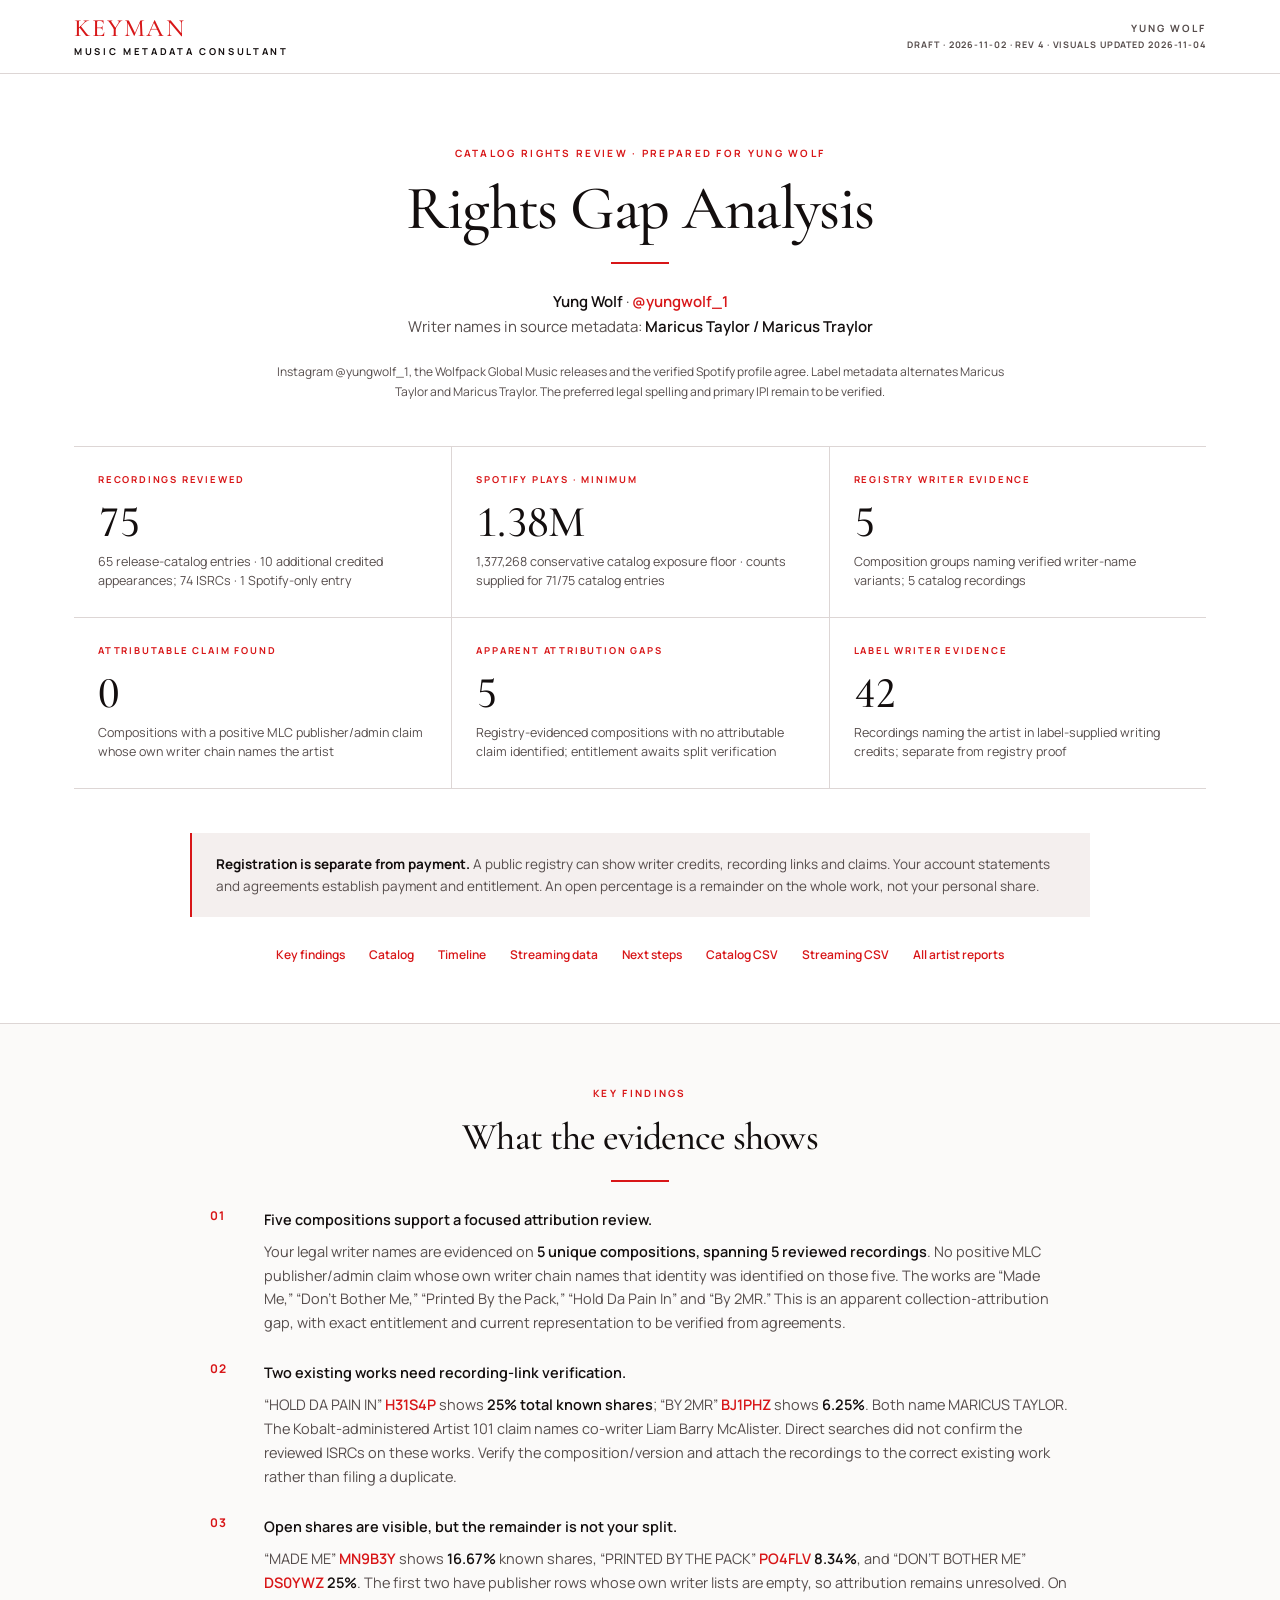
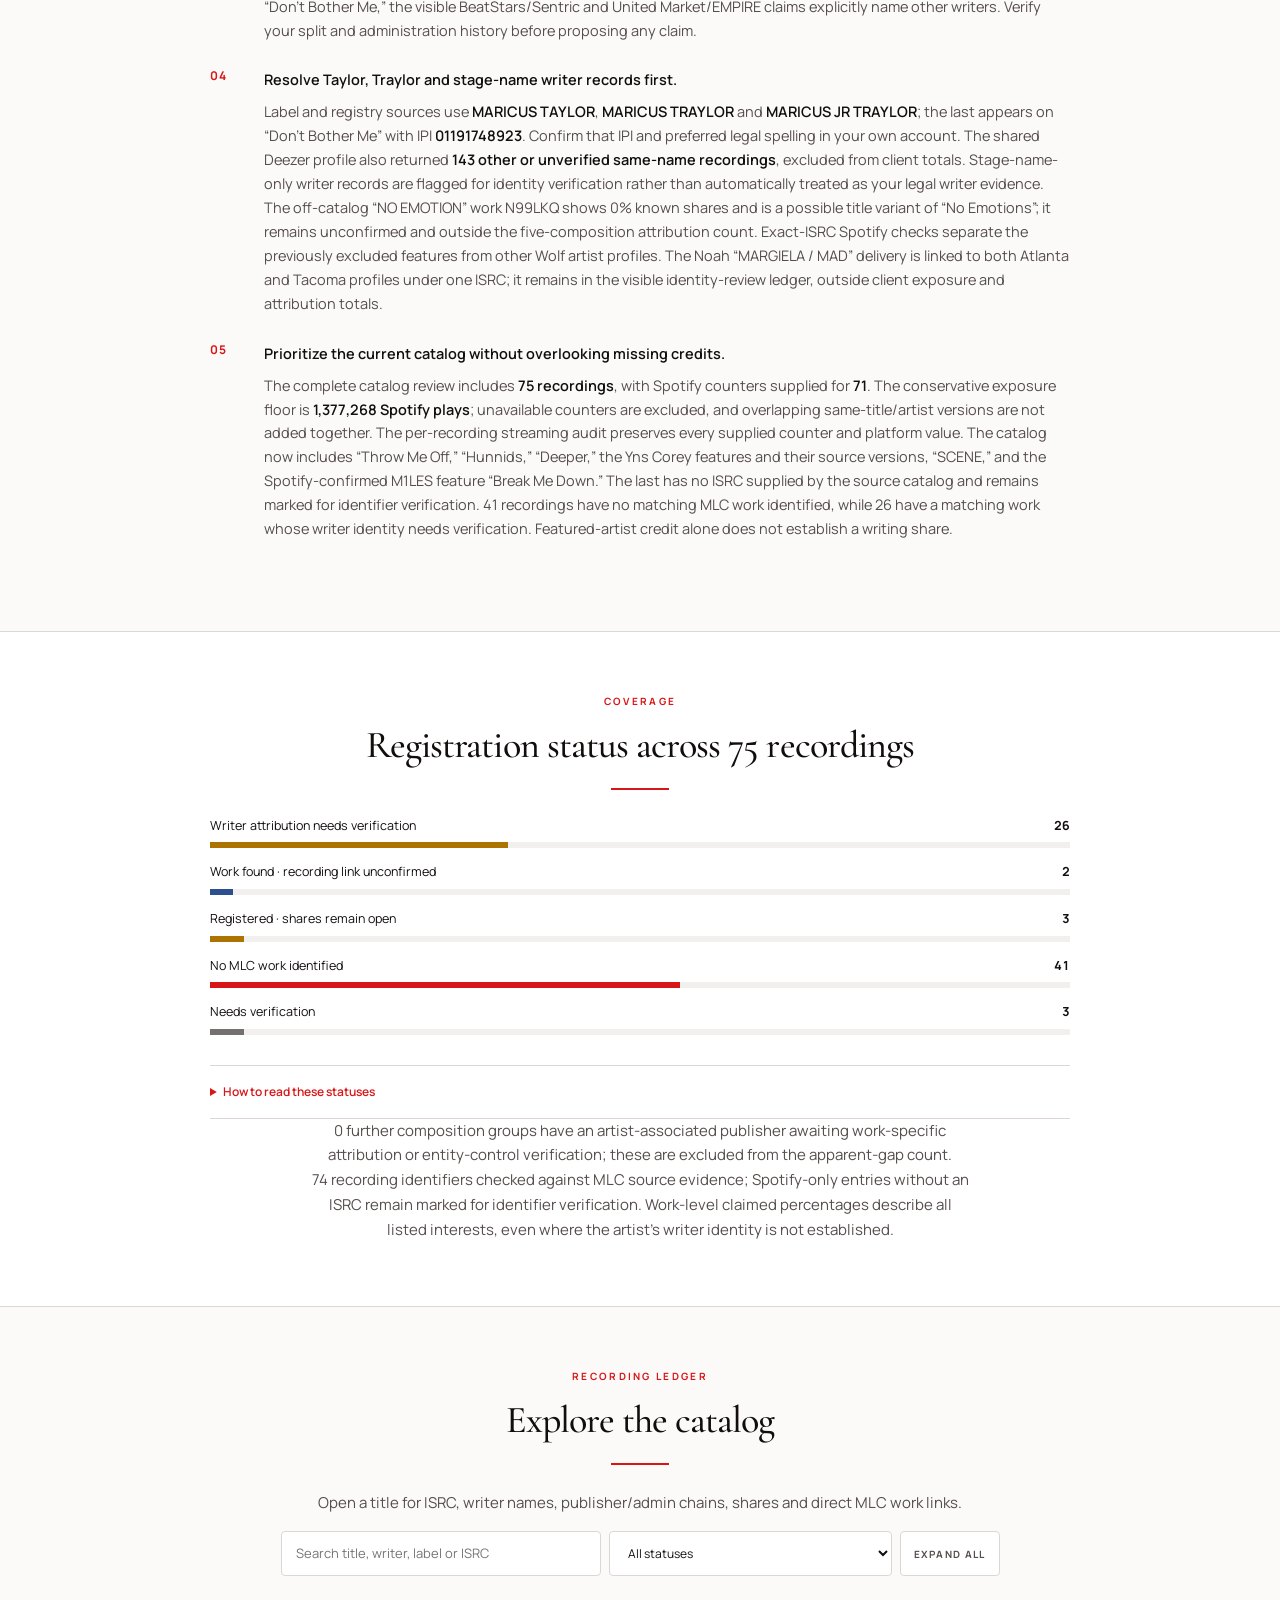
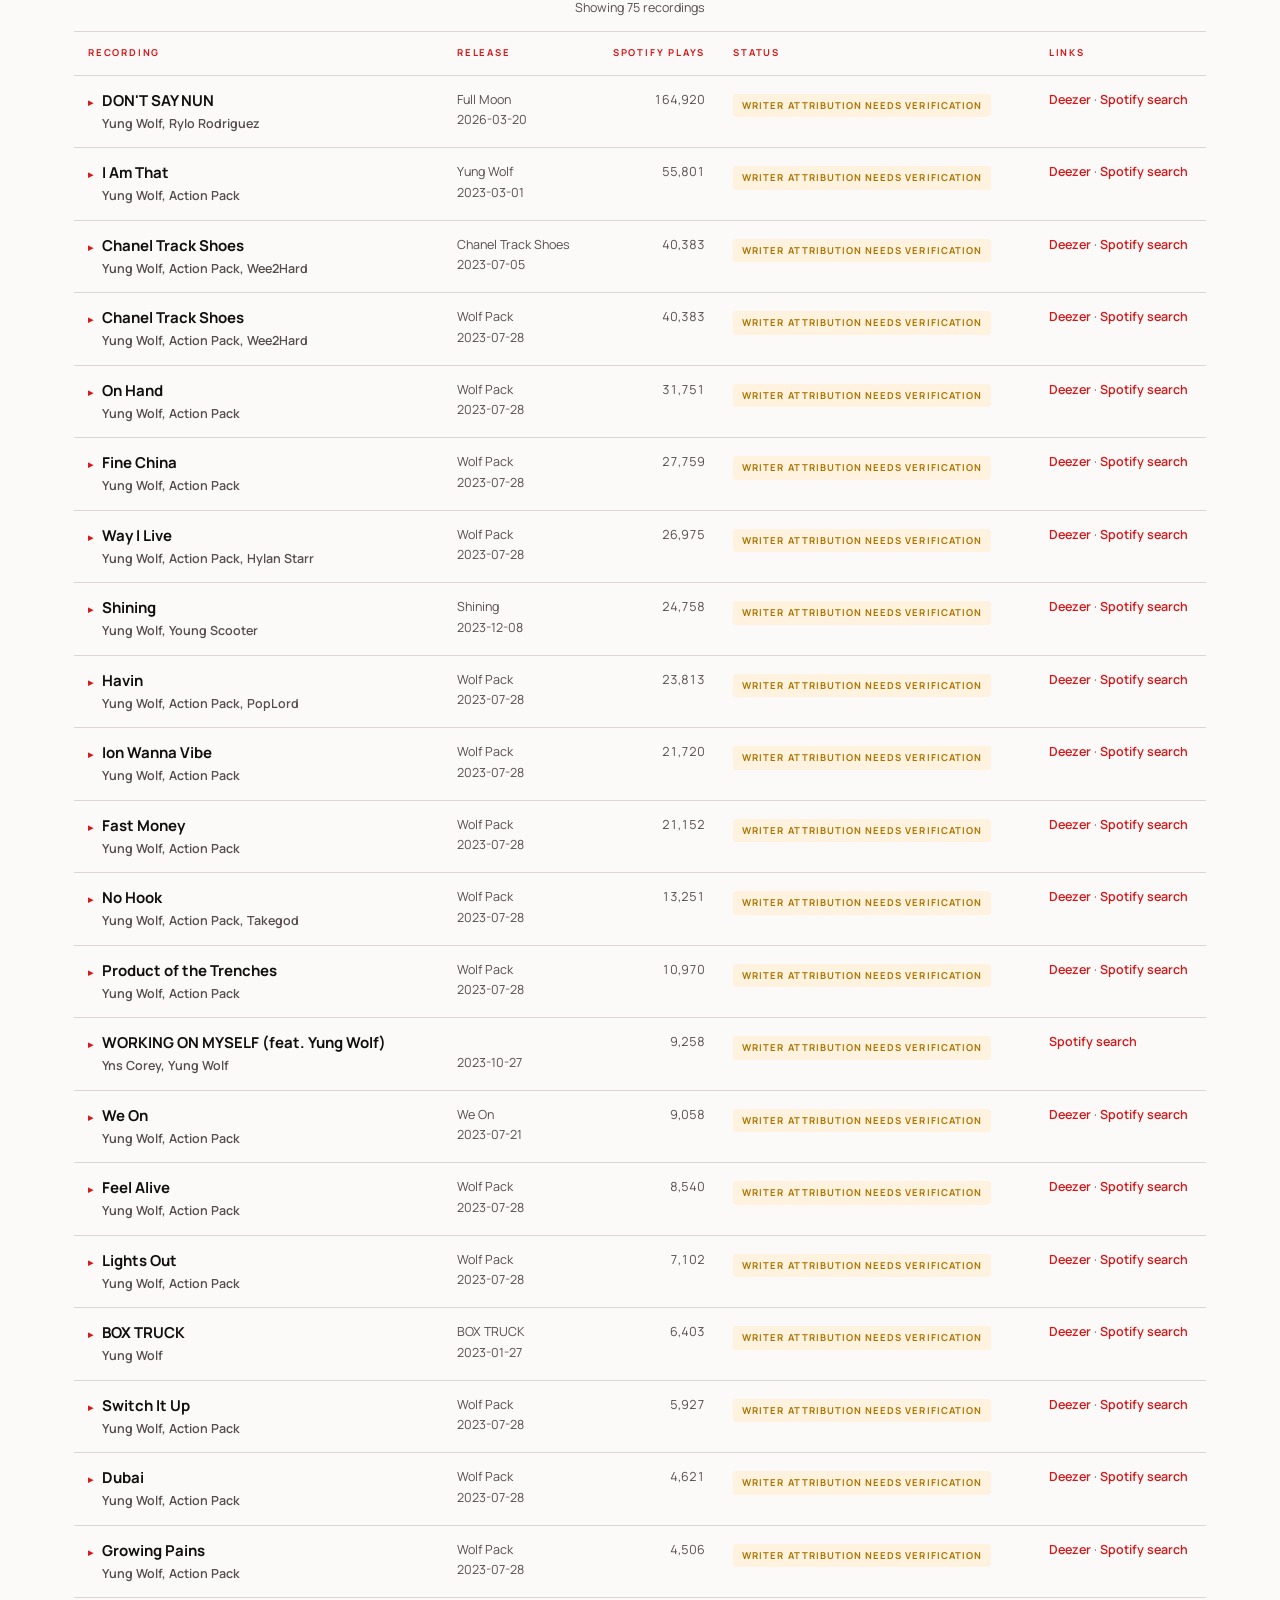
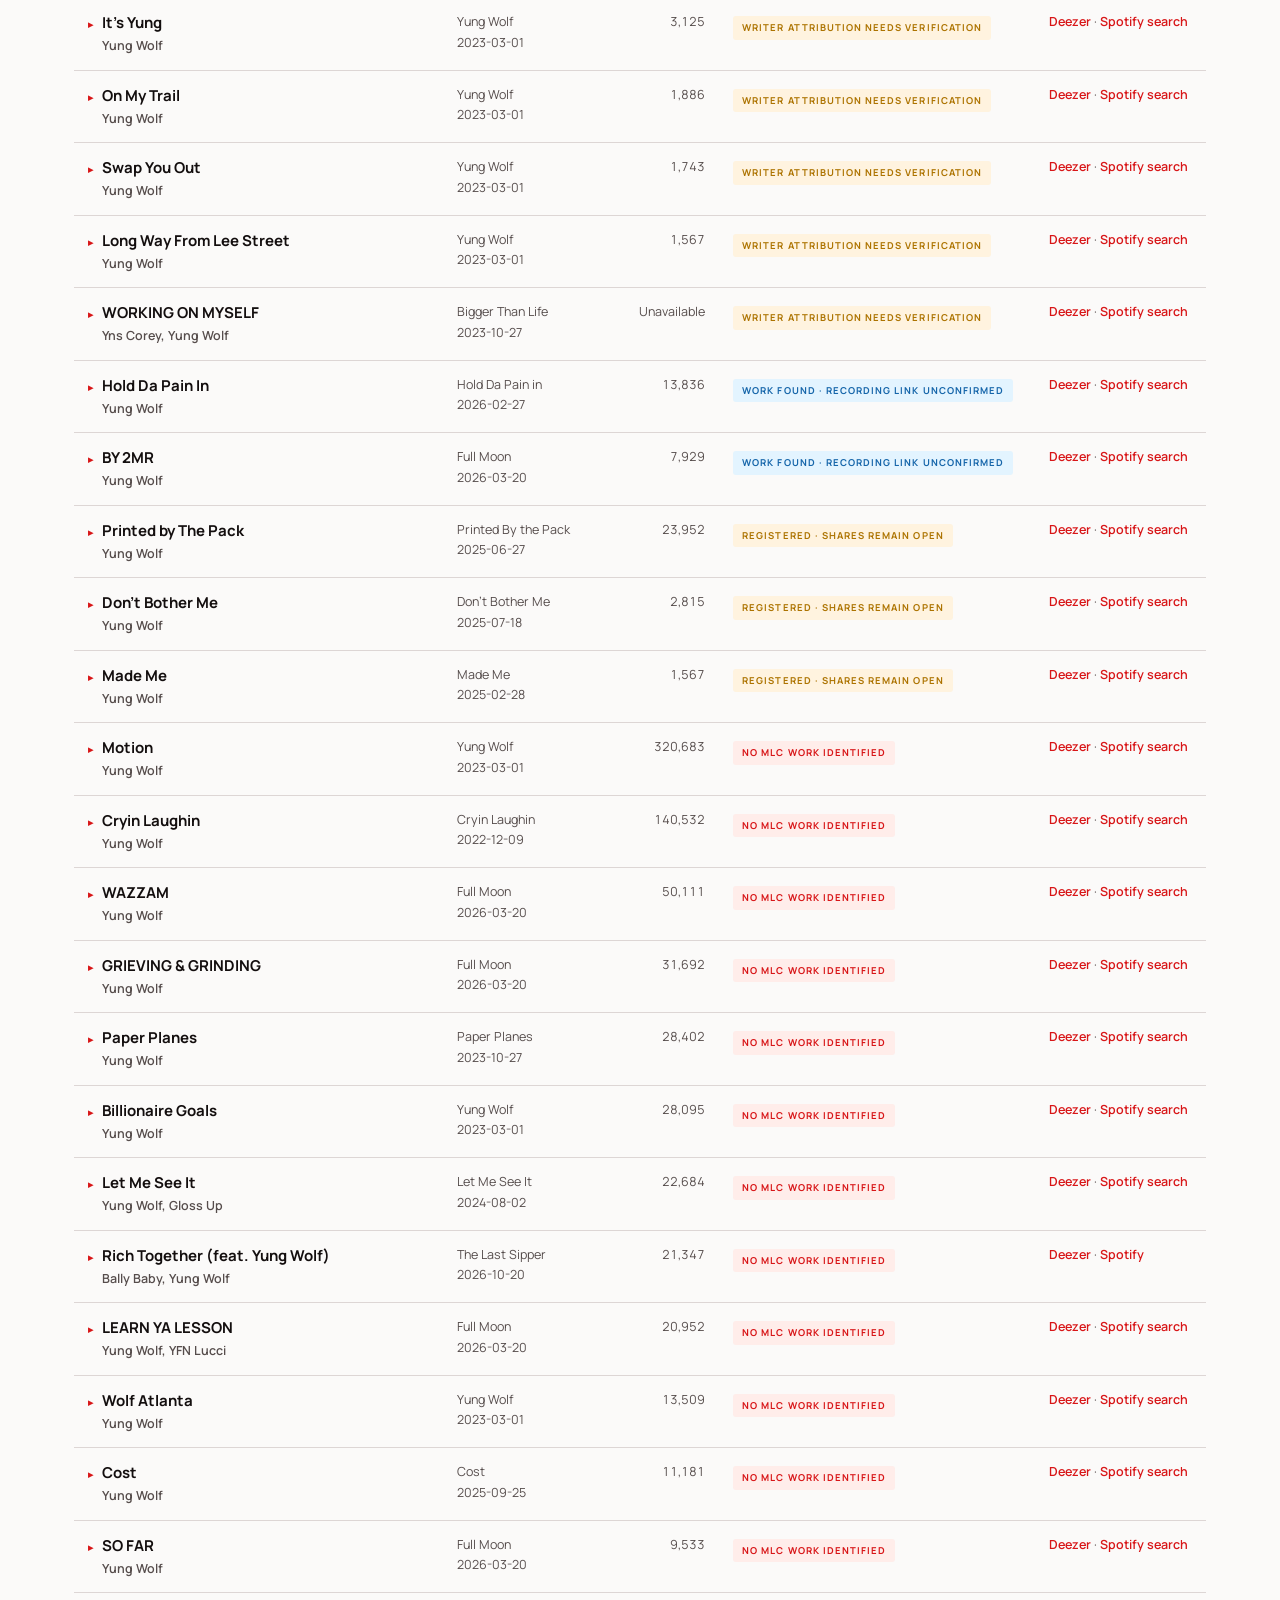
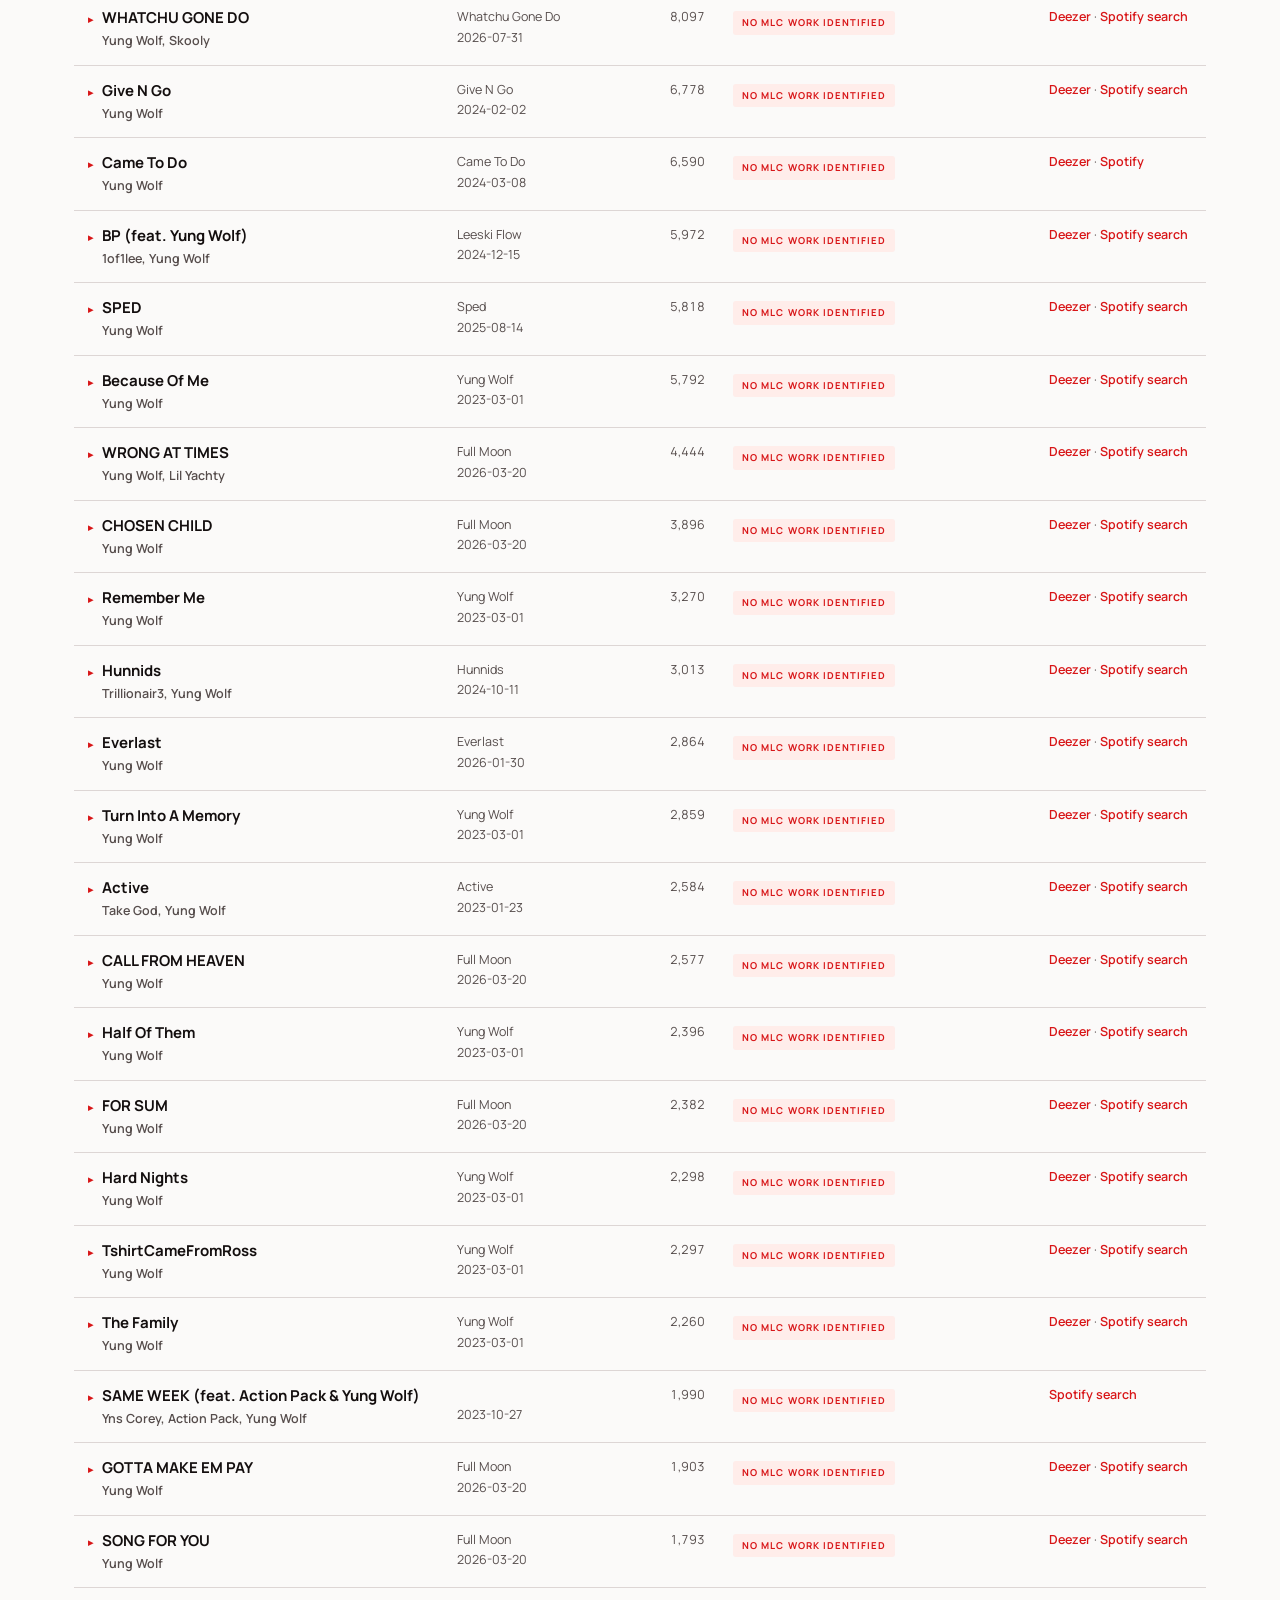
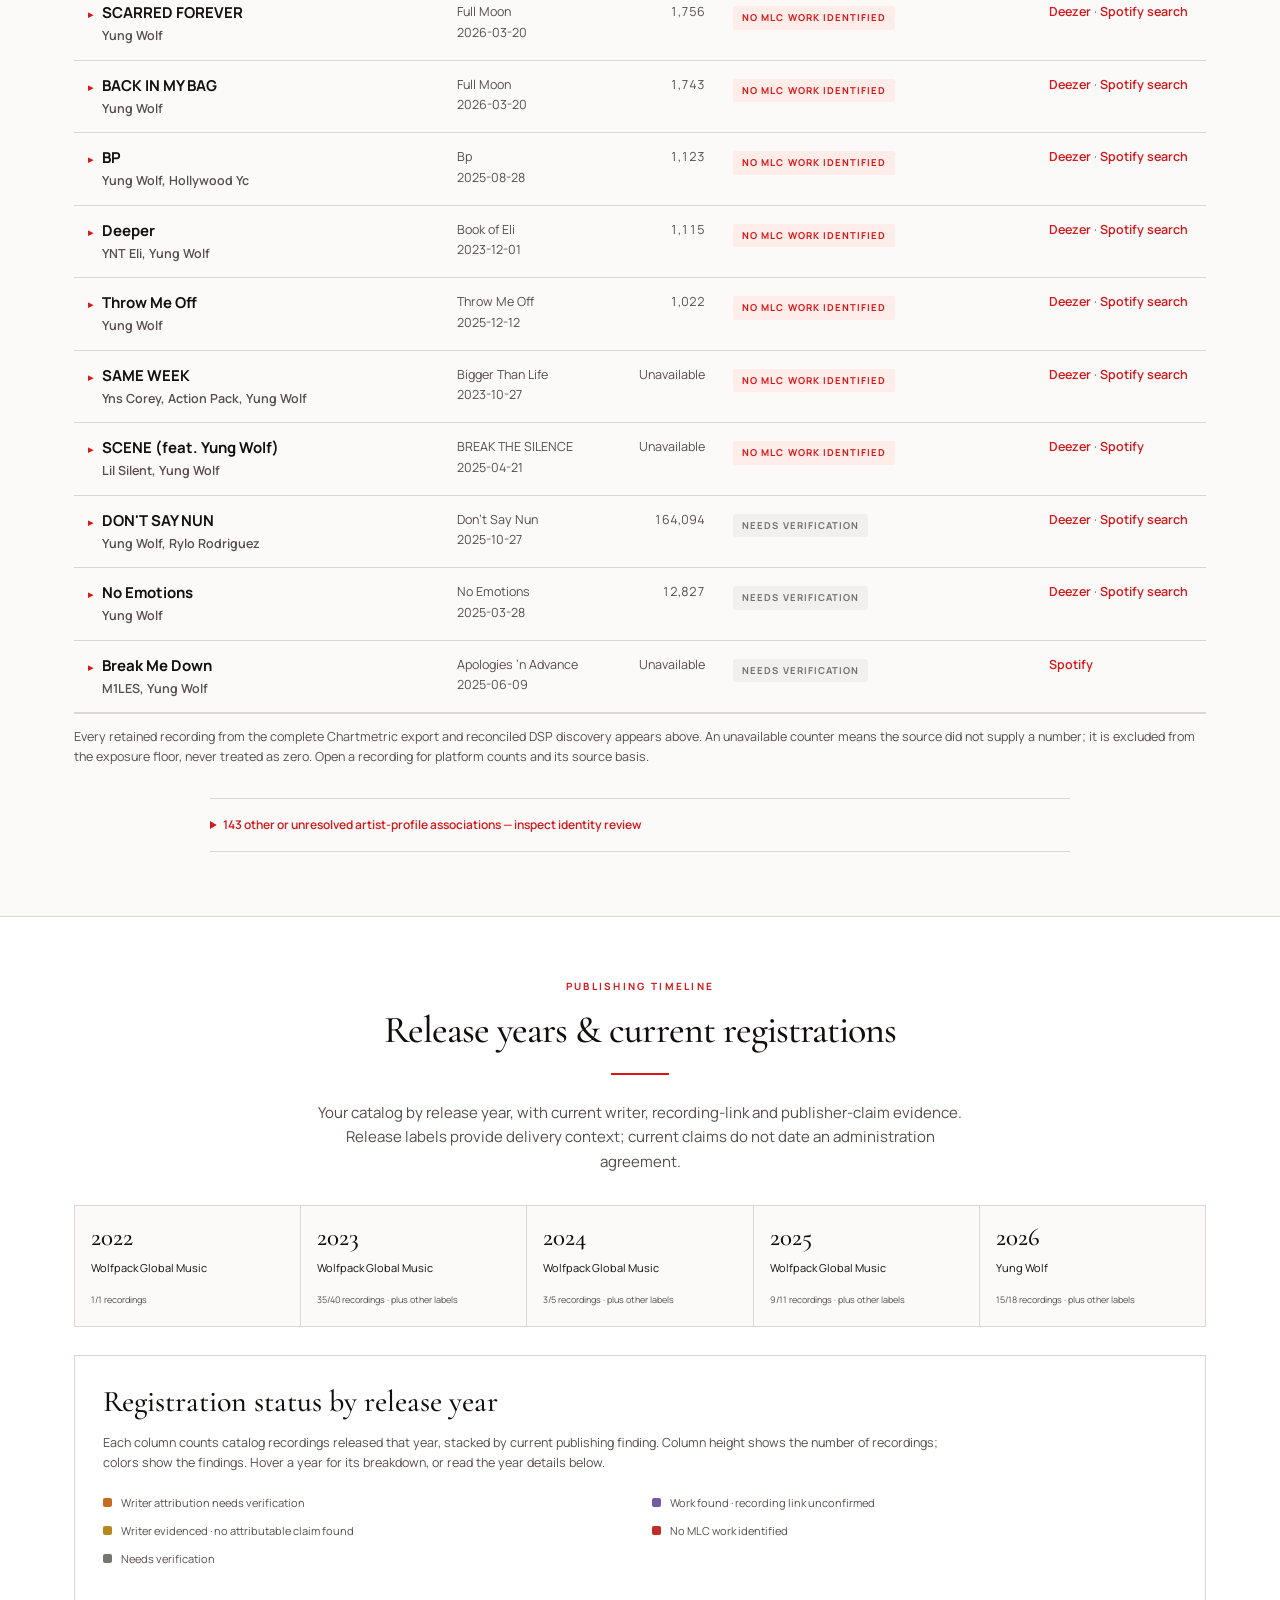
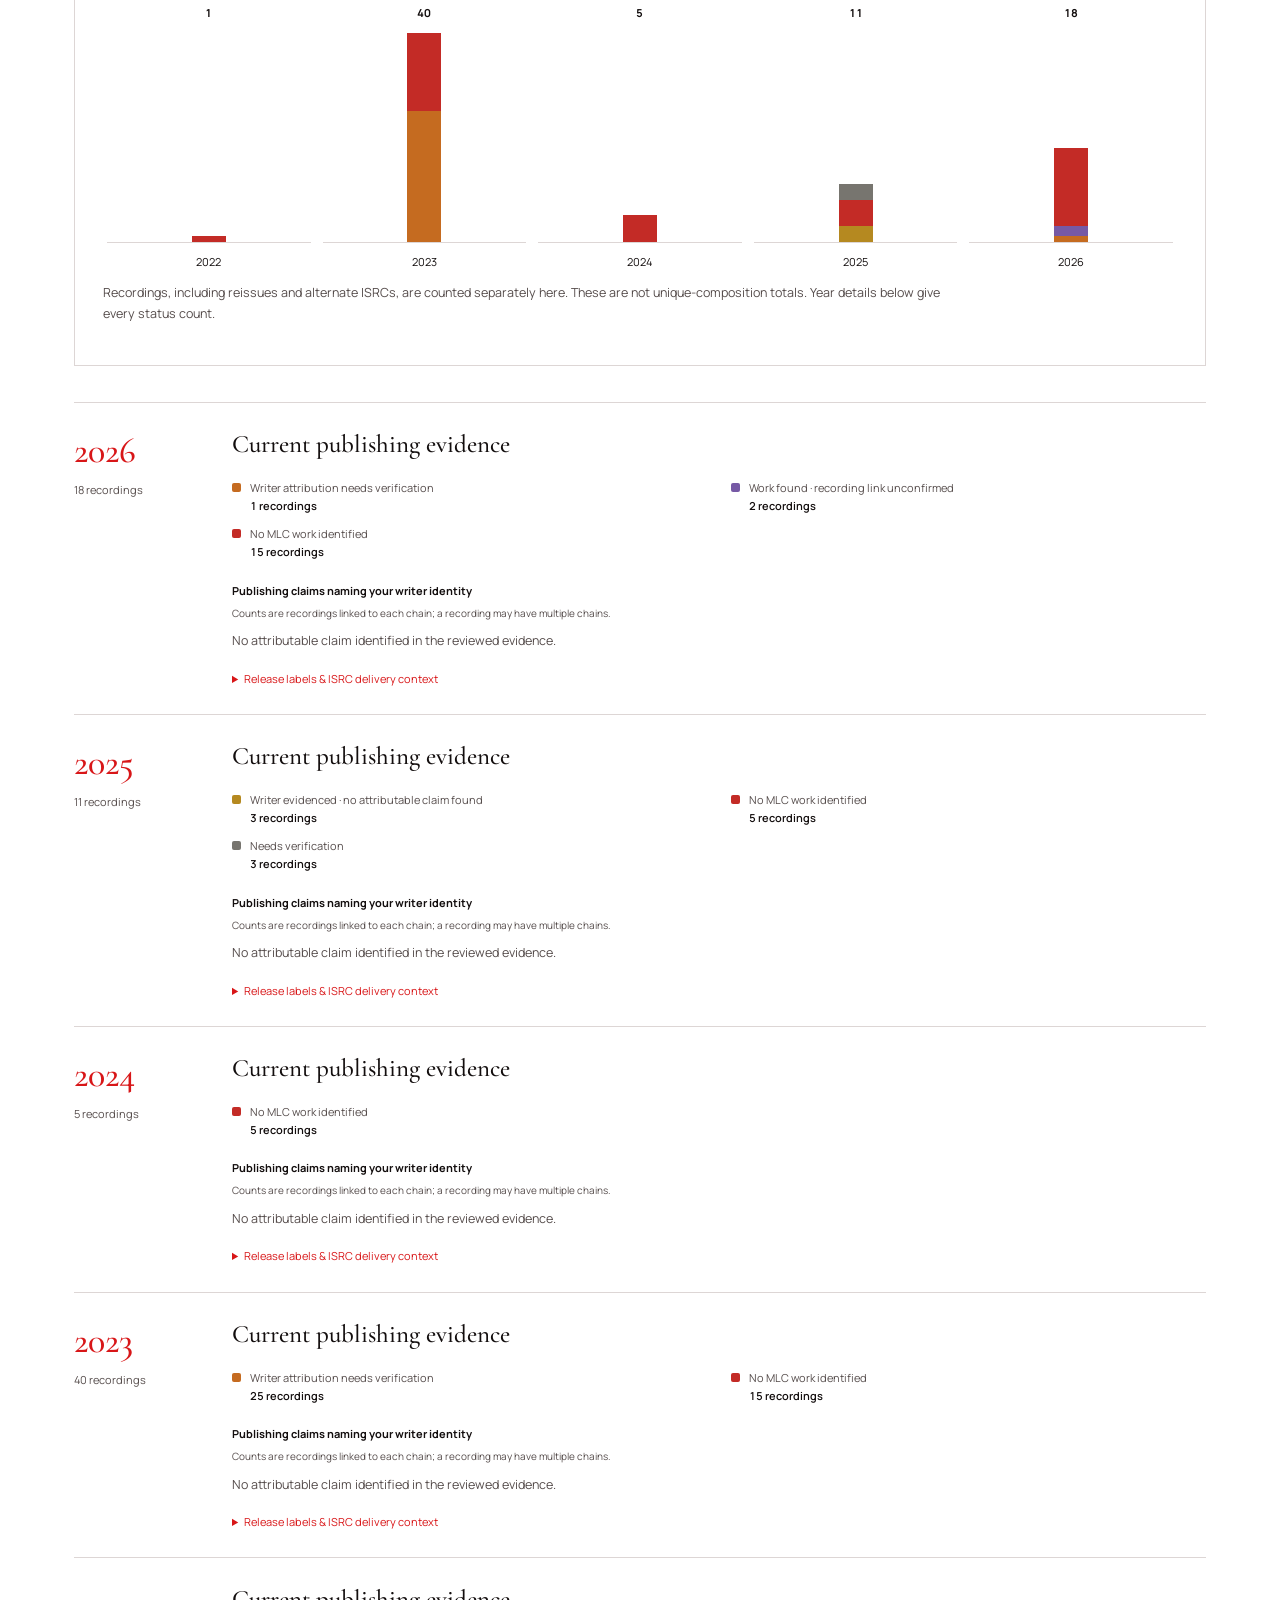
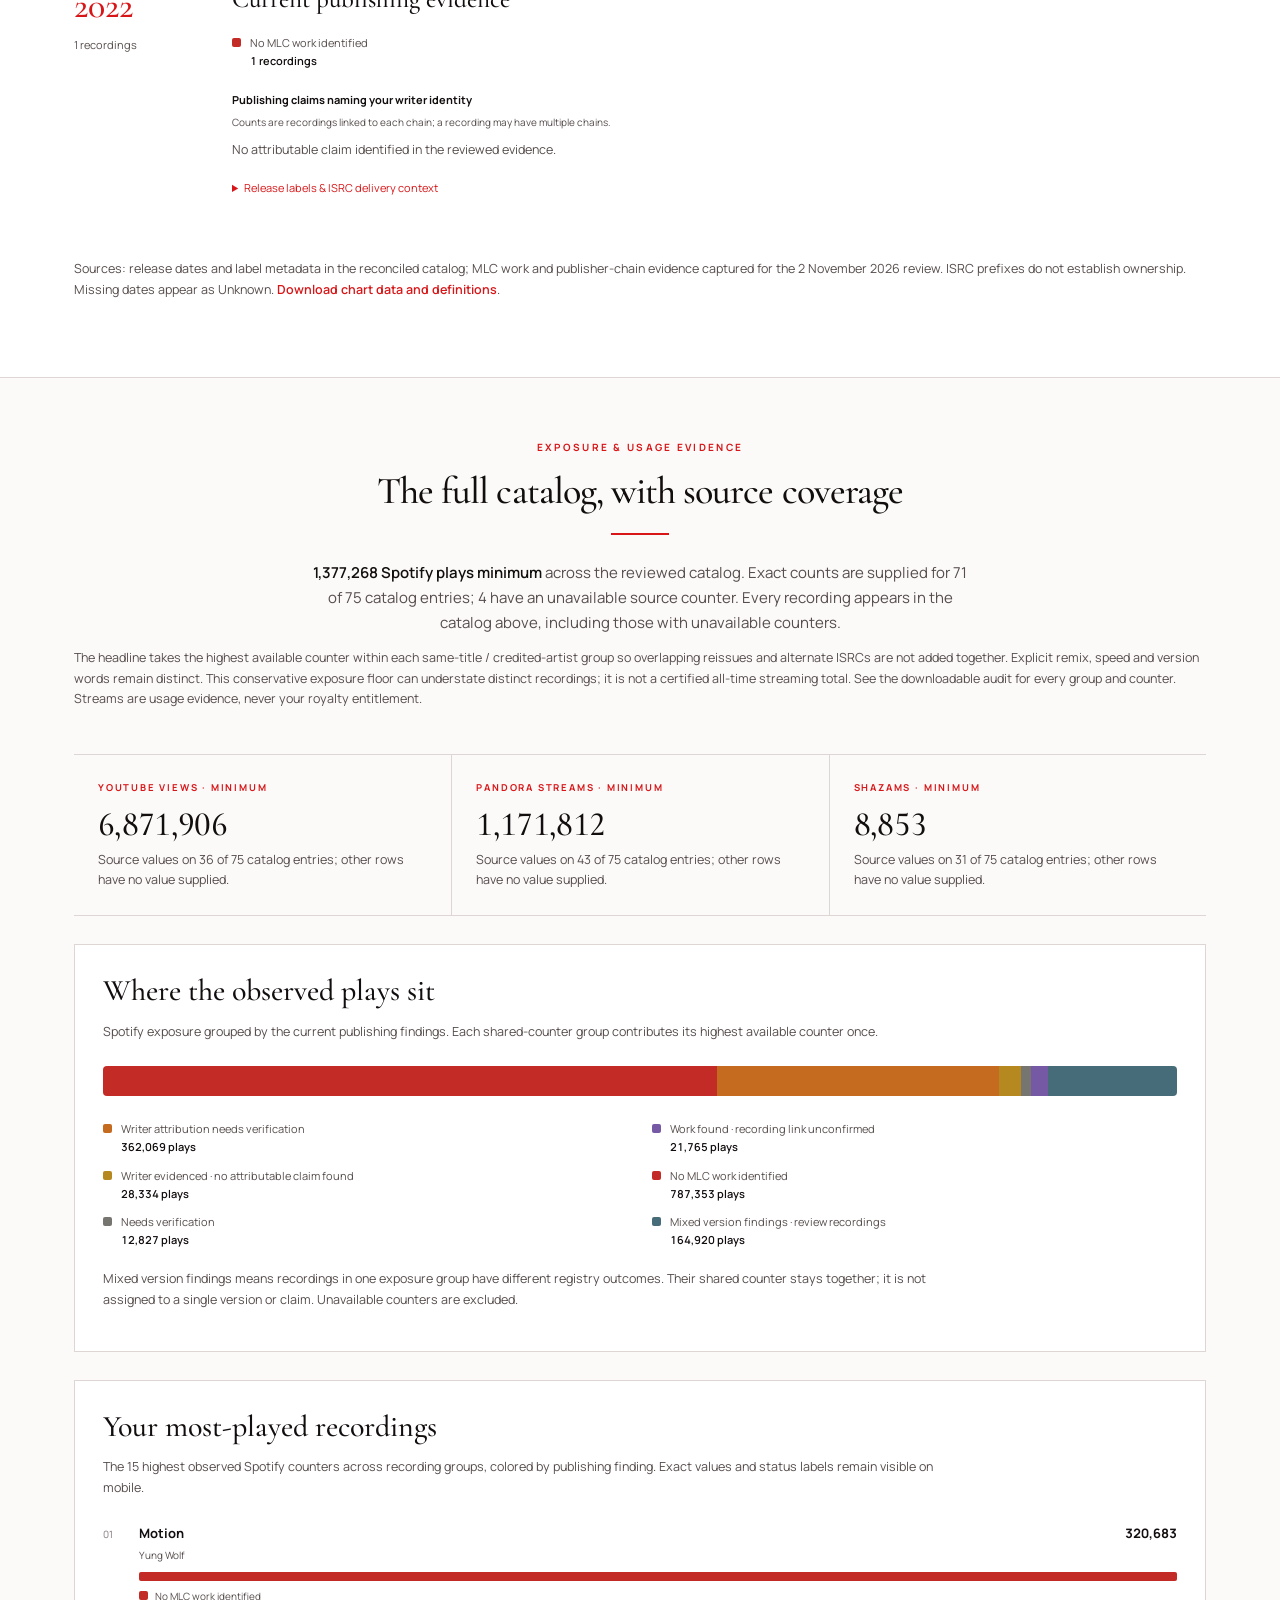
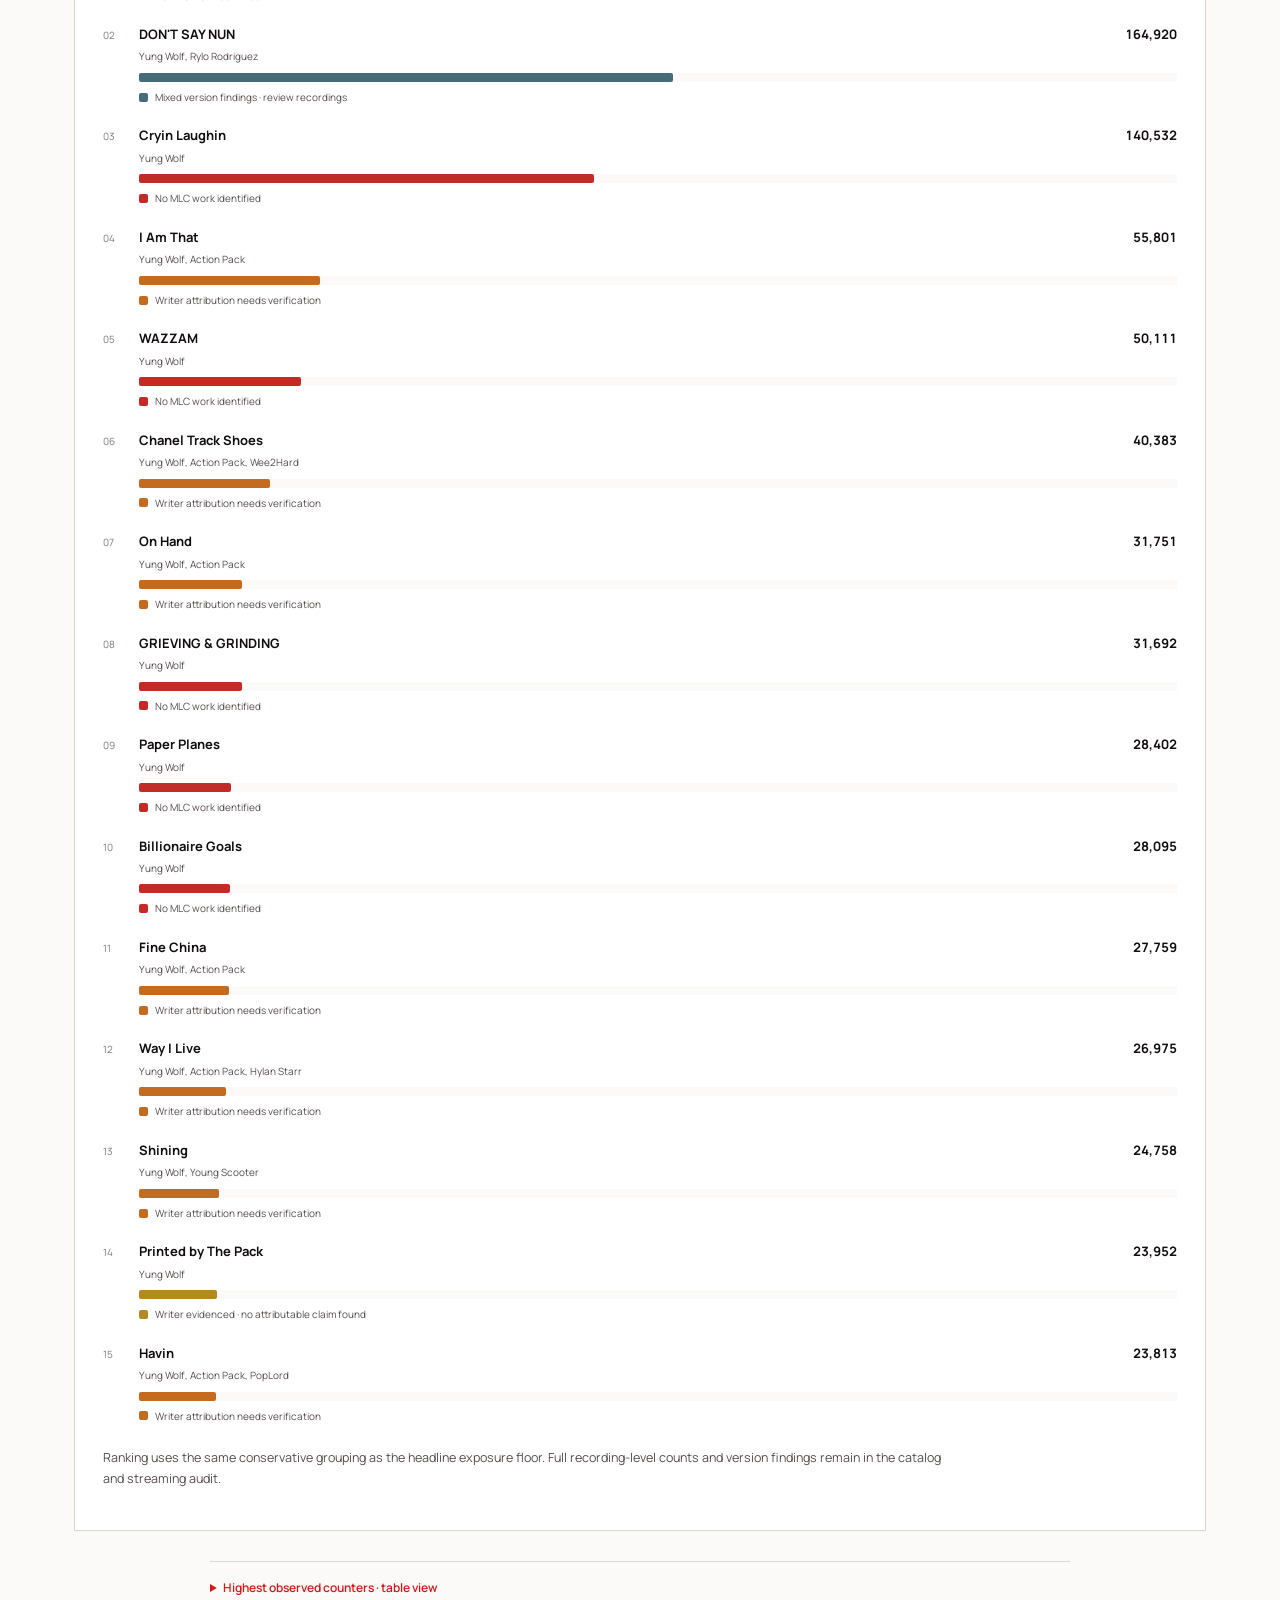
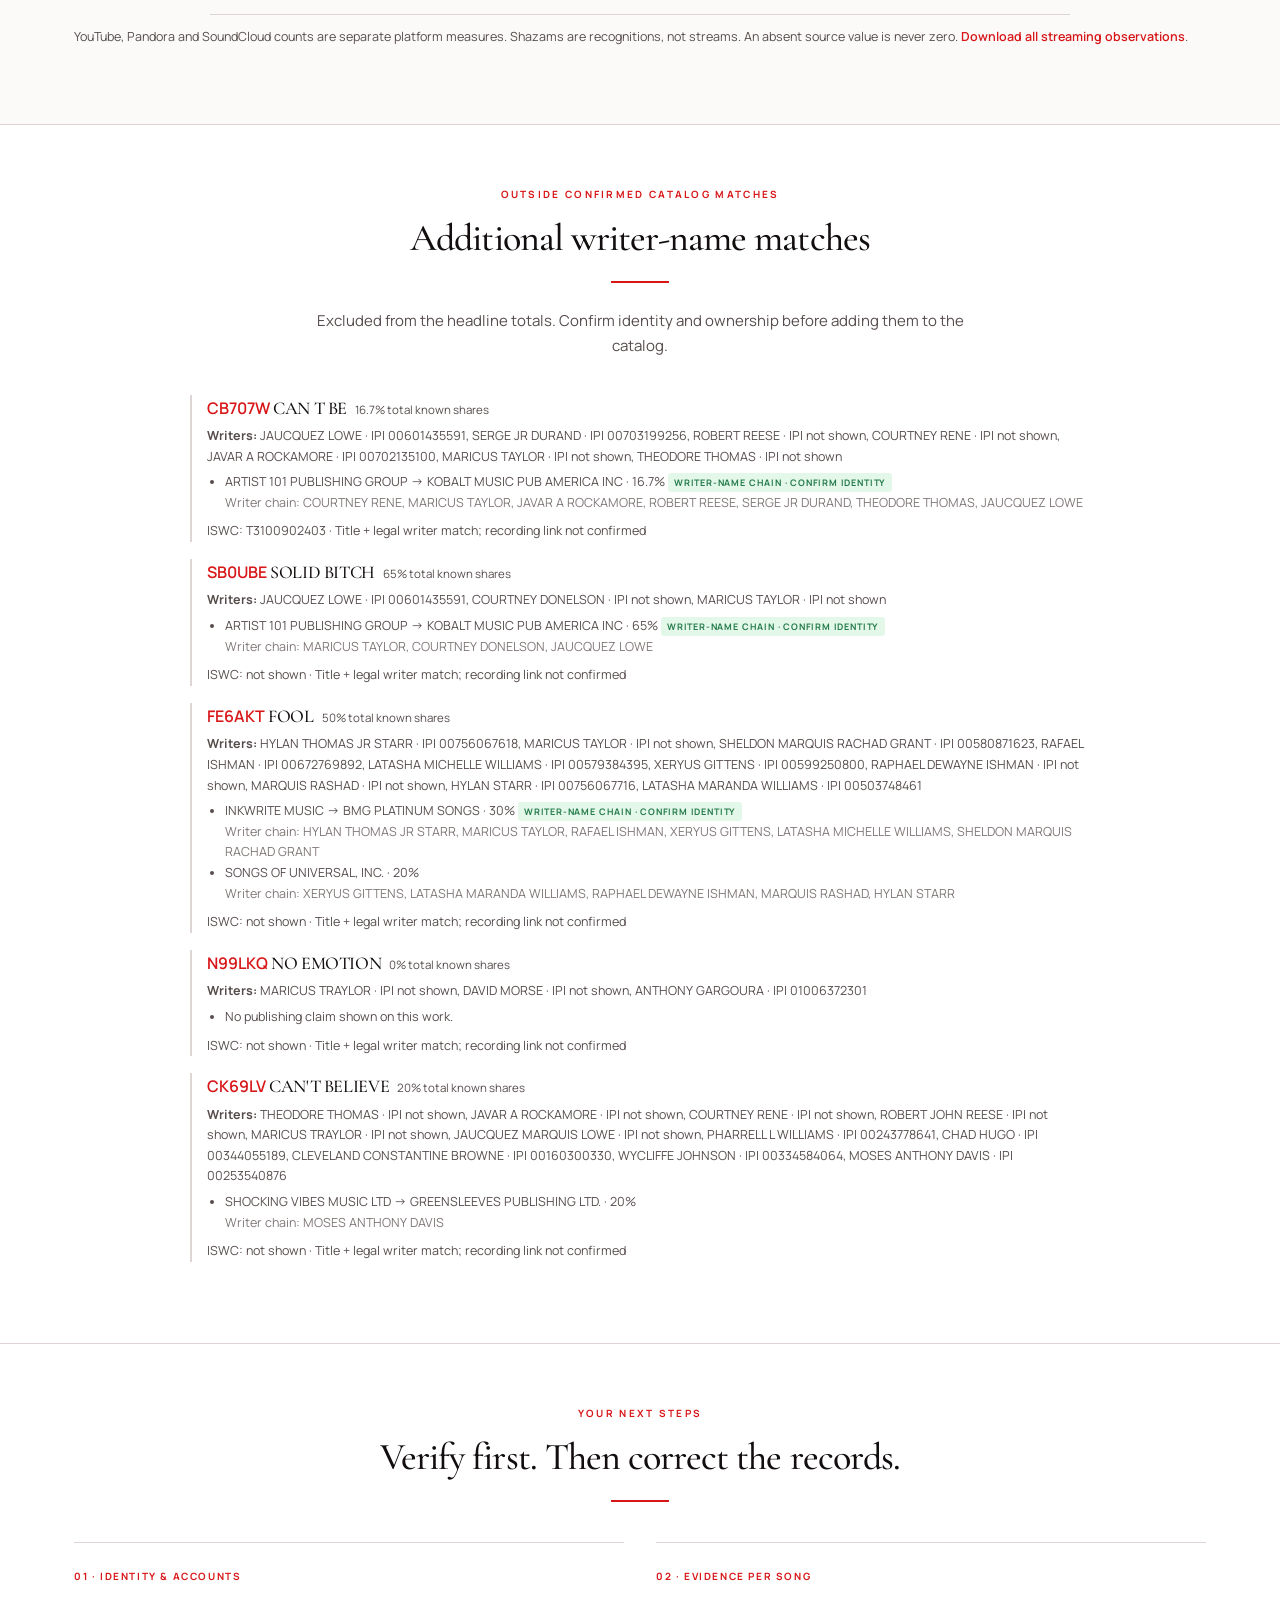
<file: yung-wolf/index.html>
<!doctype html><html lang="en"><head><meta charset="utf-8"><meta name="viewport" content="width=device-width, initial-scale=1"><meta name="robots" content="noindex,nofollow"><meta name="description" content="Keyman Publishing catalog rights review — Yung Wolf, 2026-11-02."><meta property="og:title" content="Yung Wolf — Keyman Rights Gap Analysis"><meta property="og:description" content="Recording evidence, MLC registrations, publisher claims and next steps."><title>Yung Wolf | Keyman Rights Gap Analysis</title><link rel="preconnect" href="https://fonts.googleapis.com"><link rel="preconnect" href="https://fonts.gstatic.com" crossorigin><link href="https://fonts.googleapis.com/css2?family=Cormorant+Garamond:wght@500;600&family=Manrope:wght@400;500;600;700&display=swap" rel="stylesheet"><link rel="stylesheet" href="../keyman.css"><link rel="stylesheet" href="../report.css?v=4"></head><body><a class="skip" href="#main">Skip to report</a><header class="hdr"><div class="wrap"><a class="brand" href="../"><div class="wm">KEYMAN</div><div class="wm-sub">Music Metadata Consultant</div></a><div class="hdr-r">Yung Wolf<br><span class="revision">Draft · 2026-11-02 · rev 4 · visuals updated 2026-11-04</span></div></div></header><main id="main"><section class="hero"><div class="wrap"><p class="eyebrow">Catalog rights review · Prepared for Yung Wolf</p><h1>Rights Gap Analysis</h1><div class="rule"></div><p class="lede narrow"><b>Yung Wolf</b> · <a href="https://www.instagram.com/yungwolf_1/" target="_blank" rel="noopener noreferrer">@yungwolf_1</a><br>Writer names in source metadata: <b>Maricus Taylor / Maricus Traylor</b></p><p class="identity narrow">Instagram @yungwolf_1, the Wolfpack Global Music releases and the verified Spotify profile agree. Label metadata alternates Maricus Taylor and Maricus Traylor. The preferred legal spelling and primary IPI remain to be verified.</p><div class="stats"><div class="stat"><div class="l">Recordings reviewed</div><div class="v">75</div><div class="d">65 release-catalog entries · 10 additional credited appearances; 74 ISRCs · 1 Spotify-only entry</div></div><div class="stat"><div class="l">Spotify plays · minimum</div><div class="v">1.38M</div><div class="d">1,377,268 conservative catalog exposure floor · counts supplied for 71/75 catalog entries</div></div><div class="stat"><div class="l">Registry writer evidence</div><div class="v">5</div><div class="d">Composition groups naming verified writer-name variants; 5 catalog recordings</div></div><div class="stat"><div class="l">Attributable claim found</div><div class="v">0</div><div class="d">Compositions with a positive MLC publisher/admin claim whose own writer chain names the artist</div></div><div class="stat"><div class="l">Apparent attribution gaps</div><div class="v">5</div><div class="d">Registry-evidenced compositions with no attributable claim identified; entitlement awaits split verification</div></div><div class="stat"><div class="l">Label writer evidence</div><div class="v">42</div><div class="d">Recordings naming the artist in label-supplied writing credits; separate from registry proof</div></div></div><div class="note"><b>Registration is separate from payment.</b> A public registry can show writer credits, recording links and claims. Your account statements and agreements establish payment and entitlement. An open percentage is a remainder on the whole work, not your personal share.</div><nav class="report-nav" aria-label="Report sections"><a href="#findings">Key findings</a><a href="#catalog">Catalog</a><a href="#timeline">Timeline</a><a href="#exposure">Streaming data</a><a href="#next">Next steps</a><a href="catalog.csv" download>Catalog CSV</a><a href="streaming-audit.csv" download>Streaming CSV</a><a href="../?rev=4">All artist reports</a></nav></div></section>
 <section class="band tint" id="findings"><div class="wrap"><p class="eyebrow">Key findings</p><h2>What the evidence shows</h2><div class="rule"></div><ol class="find"><li><b>Five compositions support a focused attribution review.</b><p>Your legal writer names are evidenced on <b>5 unique compositions, spanning 5 reviewed recordings</b>. No positive MLC publisher/admin claim whose own writer chain names that identity was identified on those five. The works are “Made Me,” “Don’t Bother Me,” “Printed By the Pack,” “Hold Da Pain In” and “By 2MR.” This is an apparent collection-attribution gap, with exact entitlement and current representation to be verified from agreements.</p></li><li><b>Two existing works need recording-link verification.</b><p>“HOLD DA PAIN IN” <a href="https://portal.themlc.com/catalog/work/1126803495" target="_blank" rel="noopener noreferrer">H31S4P</a> shows <b>25% total known shares</b>; “BY 2MR” <a href="https://portal.themlc.com/catalog/work/1126803475" target="_blank" rel="noopener noreferrer">BJ1PHZ</a> shows <b>6.25%</b>. Both name MARICUS TAYLOR. The Kobalt-administered Artist 101 claim names co-writer Liam Barry McAlister. Direct searches did not confirm the reviewed ISRCs on these works. Verify the composition/version and attach the recordings to the correct existing work rather than filing a duplicate.</p></li><li><b>Open shares are visible, but the remainder is not your split.</b><p>“MADE ME” <a href="https://portal.themlc.com/catalog/work/1057083547" target="_blank" rel="noopener noreferrer">MN9B3Y</a> shows <b>16.67%</b> known shares, “PRINTED BY THE PACK” <a href="https://portal.themlc.com/catalog/work/1057095026" target="_blank" rel="noopener noreferrer">PO4FLV</a> <b>8.34%</b>, and “DON’T BOTHER ME” <a href="https://portal.themlc.com/catalog/work/1085732858" target="_blank" rel="noopener noreferrer">DS0YWZ</a> <b>25%</b>. The first two have publisher rows whose own writer lists are empty, so attribution remains unresolved. On “Don’t Bother Me,” the visible BeatStars/Sentric and United Market/EMPIRE claims explicitly name other writers. Verify your split and administration history before proposing any claim.</p></li><li><b>Resolve Taylor, Traylor and stage-name writer records first.</b><p>Label and registry sources use <b>MARICUS TAYLOR</b>, <b>MARICUS TRAYLOR</b> and <b>MARICUS JR TRAYLOR</b>; the last appears on “Don’t Bother Me” with IPI <b>01191748923</b>. Confirm that IPI and preferred legal spelling in your own account. The shared Deezer profile also returned <b>143 other or unverified same-name recordings</b>, excluded from client totals. Stage-name-only writer records are flagged for identity verification rather than automatically treated as your legal writer evidence. The off-catalog “NO EMOTION” work N99LKQ shows 0% known shares and is a possible title variant of “No Emotions”; it remains unconfirmed and outside the five-composition attribution count. Exact-ISRC Spotify checks separate the previously excluded features from other Wolf artist profiles. The Noah “MARGIELA / MAD” delivery is linked to both Atlanta and Tacoma profiles under one ISRC; it remains in the visible identity-review ledger, outside client exposure and attribution totals.</p></li><li><b>Prioritize the current catalog without overlooking missing credits.</b><p>The complete catalog review includes <b>75 recordings</b>, with Spotify counters supplied for <b>71</b>. The conservative exposure floor is <b>1,377,268 Spotify plays</b>; unavailable counters are excluded, and overlapping same-title/artist versions are not added together. The per-recording streaming audit preserves every supplied counter and platform value. The catalog now includes “Throw Me Off,” “Hunnids,” “Deeper,” the Yns Corey features and their source versions, “SCENE,” and the Spotify-confirmed M1LES feature “Break Me Down.” The last has no ISRC supplied by the source catalog and remains marked for identifier verification. 41 recordings have no matching MLC work identified, while 26 have a matching work whose writer identity needs verification. Featured-artist credit alone does not establish a writing share.</p></li></ol></div></section>
 <section class="band"><div class="wrap"><p class="eyebrow">Coverage</p><h2>Registration status across 75 recordings</h2><div class="rule"></div><div class="bars"><div class="bar"><div class="bl"><span>Writer attribution needs verification</span><b>26</b></div><div class="bt"><i class="amber" style="width:34.67%"></i></div></div><div class="bar"><div class="bl"><span>Work found · recording link unconfirmed</span><b>2</b></div><div class="bt"><i class="blue" style="width:2.67%"></i></div></div><div class="bar"><div class="bl"><span>Registered · shares remain open</span><b>3</b></div><div class="bt"><i class="amber" style="width:4.00%"></i></div></div><div class="bar"><div class="bl"><span>No MLC work identified</span><b>41</b></div><div class="bt"><i class="red" style="width:54.67%"></i></div></div><div class="bar"><div class="bl"><span>Needs verification</span><b>3</b></div><div class="bt"><i class="grey" style="width:4.00%"></i></div></div></div><details class="legend"><summary>How to read these statuses</summary><ul><li><b>No MLC work identified:</b> no matching work found in the scope reviewed; investigate before filing a new registration.</li><li><b>Registered · shares remain open:</b> a work exists with less than 100% total known shares; the remainder is not the artist’s personal split.</li><li><b>Registered · 100% claimed:</b> the work is fully claimed across listed interests; artist attribution still requires a separate review.</li><li><b>Writer attribution needs verification:</b> a matching work exists, but the artist’s legal writer identity is not established on its writer line.</li><li><b>Work found · recording link unconfirmed:</b> title and legal writer match an existing work, but the reviewed recording link was not confirmed.</li><li><b>Recording-to-work match needs review:</b> an attached work title differs; check audio, versions and agreements before any correction.</li><li><b>Needs verification:</b> a possible composition match or other unresolved evidence prevents a reliable classification.</li></ul></details><p class="lede narrow">0 further composition groups have an artist-associated publisher awaiting work-specific attribution or entity-control verification; these are excluded from the apparent-gap count.</p><p class="lede narrow">74 recording identifiers checked against MLC source evidence; Spotify-only entries without an ISRC remain marked for identifier verification. Work-level claimed percentages describe all listed interests, even where the artist’s writer identity is not established.</p></div></section>
 <section class="band tint" id="catalog"><div class="wrap"><p class="eyebrow">Recording ledger</p><h2>Explore the catalog</h2><div class="rule"></div><p class="lede">Open a title for ISRC, writer names, publisher/admin chains, shares and direct MLC work links.</p><div class="tools"><label class="sr-only" for="q">Search recordings</label><input type="search" id="q" placeholder="Search title, writer, label or ISRC"><label class="sr-only" for="status">Filter status</label><select id="status"><option value="all">All statuses</option><option value="credit">Writer attribution needs verification (26)</option><option value="unlinked">Work found · recording link unconfirmed (2)</option><option value="open">Registered · shares remain open (3)</option><option value="missing">No MLC work identified (41)</option><option value="pending">Needs verification (3)</option></select><button class="chip" id="expand-all" aria-pressed="false">Expand all</button></div><p class="sm result-count" id="result-count" role="status">Showing 75 recordings</p><div class="tblwrap"><table id="catalog-table"><thead><tr><th>Recording</th><th>Release</th><th class="num">Spotify plays</th><th>Status</th><th>Links</th></tr></thead><tbody><tr class="row" data-status="credit" data-q="don&#x27;t say nun augbt2571510 full moon yung wolf maricus taylor ds8anf evan w huang wilson whitlock ofer ishai ryan preston adams yung wolf wilson whitlock empire strikes first sony/atv songs llc"><td data-label="Recording"><button class="exp" aria-expanded="false" aria-controls="detail-0"><span class="car">▸</span><span><b>DON&#x27;T SAY NUN</b><br><span class="sm">Yung Wolf, Rylo Rodriguez</span></span></button></td><td data-label="Release" class="sm">Full Moon<br>2026-03-20</td><td data-label="Spotify plays" class="num sm">164,920</td><td data-label="Status"><span class="pill amber">Writer attribution needs verification</span></td><td data-label="Listen" class="sm"><a href="https://www.deezer.com/track/4290531512" target="_blank" rel="noopener noreferrer">Deezer</a> · <a href="https://open.spotify.com/search/isrc%3AAUGBT2571510/tracks" target="_blank" rel="noopener noreferrer">Spotify search</a></td></tr><tr id="detail-0" class="det" hidden><td colspan="5"><div class="work"><b><a href="https://portal.themlc.com/catalog/work/1074224836" target="_blank" rel="noopener noreferrer">DS8ANF</a></b> <span class="wt">DONT SAY NUN</span><span class="wk">50.01% total known shares</span><div class="ww"><b>Writers:</b> EVAN W HUANG · IPI 01072489249, WILSON WHITLOCK · IPI 01029665546, OFER ISHAI · IPI 01114579074, RYAN PRESTON ADAMS · IPI 00373781629, YUNG WOLF · IPI not shown</div><ul class="wp"><li>Wilson Whitlock · 16.67%<br><span class="faint">Writer chain: not disclosed; attribution not established</span></li><li>EMPIRE STRIKES FIRST · 16.67%<br><span class="faint">Writer chain: not disclosed; attribution not established</span></li><li>SONY/ATV SONGS LLC · 16.67%<br><span class="faint">Writer chain: not disclosed; attribution not established</span></li></ul><div class="meta">ISWC: not shown · ISRC linked in search evidence</div></div><div class="meta"><b>ISRC</b> AUGBT2571510 · <b>Label</b> Yung Wolf · <b>Catalog source</b> own · <b>Released</b> 2026-03-20</div><div class="meta"><b>Label-supplied writers:</b> Maricus Taylor</div><div class="meta"><b>Streaming source:</b> Chartmetric complete artist track export, exact ISRC; downloaded 2026-11-02.</div><div class="meta"><b>Other reported usage:</b> Pandora streams: 881,956. Chartmetric export, 2 Nov 2026; platform counts are separate.</div><div class="meta"><b>Spotify count basis:</b> Chartmetric complete artist track export, exact ISRC; downloaded 2026-11-02.</div></td></tr><tr class="row" data-status="credit" data-q="i am that qzgh81900169 yung wolf wolfpack global music yung wolf i26s94 garian lynn walls regalias digitales"><td data-label="Recording"><button class="exp" aria-expanded="false" aria-controls="detail-1"><span class="car">▸</span><span><b>I Am That</b><br><span class="sm">Yung Wolf, Action Pack</span></span></button></td><td data-label="Release" class="sm">Yung Wolf<br>2023-03-01</td><td data-label="Spotify plays" class="num sm">55,801</td><td data-label="Status"><span class="pill amber">Writer attribution needs verification</span></td><td data-label="Listen" class="sm"><a href="https://www.deezer.com/track/2159525797" target="_blank" rel="noopener noreferrer">Deezer</a> · <a href="https://open.spotify.com/search/isrc%3AQZGH81900169/tracks" target="_blank" rel="noopener noreferrer">Spotify search</a></td></tr><tr id="detail-1" class="det" hidden><td colspan="5"><div class="work"><b><a href="https://portal.themlc.com/catalog/work/993565069" target="_blank" rel="noopener noreferrer">I26S94</a></b> <span class="wt">I AM THAT</span><span class="wk">25% total known shares</span><div class="ww"><b>Writers:</b> GARIAN LYNN WALLS · IPI not shown</div><ul class="wp"><li>REGALIAS DIGITALES · 25%<br><span class="faint">Writer chain: GARIAN LYNN WALLS</span></li></ul><div class="meta">ISWC: not shown · ISRC linked in search evidence</div></div><div class="meta"><b>ISRC</b> QZGH81900169 · <b>Label</b> Wolfpack Global Music · <b>Catalog source</b> own · <b>Released</b> 2023-03-01</div><div class="meta"><b>Label-supplied writers:</b> Yung Wolf</div><div class="meta"><b>Streaming source:</b> Chartmetric complete artist track export, exact ISRC; downloaded 2026-11-02.</div><div class="meta"><b>Other reported usage:</b> Pandora streams: 55,481 · Shazams: 318. Chartmetric export, 2 Nov 2026; platform counts are separate.</div><div class="meta"><b>Spotify count basis:</b> Chartmetric complete artist track export, exact ISRC; downloaded 2026-11-02.</div></td></tr><tr class="row" data-status="credit" data-q="chanel track shoes aumev2371796 chanel track shoes wolfpack global music maricus taylor cj6gid garian walls regalias digitales"><td data-label="Recording"><button class="exp" aria-expanded="false" aria-controls="detail-2"><span class="car">▸</span><span><b>Chanel Track Shoes</b><br><span class="sm">Yung Wolf, Action Pack, Wee2Hard</span></span></button></td><td data-label="Release" class="sm">Chanel Track Shoes<br>2023-07-05</td><td data-label="Spotify plays" class="num sm">40,383</td><td data-label="Status"><span class="pill amber">Writer attribution needs verification</span></td><td data-label="Listen" class="sm"><a href="https://www.deezer.com/track/4280069982" target="_blank" rel="noopener noreferrer">Deezer</a> · <a href="https://open.spotify.com/search/isrc%3AAUMEV2371796/tracks" target="_blank" rel="noopener noreferrer">Spotify search</a></td></tr><tr id="detail-2" class="det" hidden><td colspan="5"><div class="work"><b><a href="https://portal.themlc.com/catalog/work/993569279" target="_blank" rel="noopener noreferrer">CJ6GID</a></b> <span class="wt">CHANEL TRACK SHOES</span><span class="wk">16.66% total known shares</span><div class="ww"><b>Writers:</b> GARIAN WALLS · IPI not shown</div><ul class="wp"><li>REGALIAS DIGITALES · 16.66%<br><span class="faint">Writer chain: GARIAN WALLS</span></li></ul><div class="meta">ISWC: not shown · ISRC linked in search evidence</div></div><div class="meta"><b>ISRC</b> AUMEV2371796 · <b>Label</b> Wolfpack Global Music · <b>Catalog source</b> own · <b>Released</b> 2023-07-05</div><div class="meta"><b>Label-supplied writers:</b> Maricus Taylor</div><div class="meta"><b>Streaming source:</b> Chartmetric complete artist track export, exact ISRC; downloaded 2026-11-02.</div><div class="meta"><b>Other reported usage:</b> Shazams: 246. Chartmetric export, 2 Nov 2026; platform counts are separate.</div><div class="meta"><b>Spotify count basis:</b> Chartmetric complete artist track export, exact ISRC; downloaded 2026-11-02.</div></td></tr><tr class="row" data-status="credit" data-q="chanel track shoes qzgh81900224 wolf pack wolfpack global music maricus taylor aaron phillips cj6gid garian walls regalias digitales"><td data-label="Recording"><button class="exp" aria-expanded="false" aria-controls="detail-3"><span class="car">▸</span><span><b>Chanel Track Shoes</b><br><span class="sm">Yung Wolf, Action Pack, Wee2Hard</span></span></button></td><td data-label="Release" class="sm">Wolf Pack<br>2023-07-28</td><td data-label="Spotify plays" class="num sm">40,383</td><td data-label="Status"><span class="pill amber">Writer attribution needs verification</span></td><td data-label="Listen" class="sm"><a href="https://www.deezer.com/track/4290705482" target="_blank" rel="noopener noreferrer">Deezer</a> · <a href="https://open.spotify.com/search/isrc%3AQZGH81900224/tracks" target="_blank" rel="noopener noreferrer">Spotify search</a></td></tr><tr id="detail-3" class="det" hidden><td colspan="5"><div class="work"><b><a href="https://portal.themlc.com/catalog/work/993569279" target="_blank" rel="noopener noreferrer">CJ6GID</a></b> <span class="wt">CHANEL TRACK SHOES</span><span class="wk">16.66% total known shares</span><div class="ww"><b>Writers:</b> GARIAN WALLS · IPI not shown</div><ul class="wp"><li>REGALIAS DIGITALES · 16.66%<br><span class="faint">Writer chain: GARIAN WALLS</span></li></ul><div class="meta">ISWC: not shown · ISRC linked in search evidence</div></div><div class="meta"><b>ISRC</b> QZGH81900224 · <b>Label</b> Wolfpack Global Music · <b>Catalog source</b> own · <b>Released</b> 2023-07-28</div><div class="meta"><b>Label-supplied writers:</b> Maricus Taylor, Aaron Phillips</div><div class="meta"><b>Streaming source:</b> Chartmetric complete artist track export, exact ISRC; downloaded 2026-11-02.</div><div class="meta"><b>Spotify count basis:</b> Chartmetric complete artist track export, exact ISRC; downloaded 2026-11-02.</div></td></tr><tr class="row" data-status="credit" data-q="on hand qzgh81900211 wolf pack wolfpack global music maricus taylor aaron phillips ol73fe garian walls regalias digitales"><td data-label="Recording"><button class="exp" aria-expanded="false" aria-controls="detail-4"><span class="car">▸</span><span><b>On Hand</b><br><span class="sm">Yung Wolf, Action Pack</span></span></button></td><td data-label="Release" class="sm">Wolf Pack<br>2023-07-28</td><td data-label="Spotify plays" class="num sm">31,751</td><td data-label="Status"><span class="pill amber">Writer attribution needs verification</span></td><td data-label="Listen" class="sm"><a href="https://www.deezer.com/track/4290705352" target="_blank" rel="noopener noreferrer">Deezer</a> · <a href="https://open.spotify.com/search/isrc%3AQZGH81900211/tracks" target="_blank" rel="noopener noreferrer">Spotify search</a></td></tr><tr id="detail-4" class="det" hidden><td colspan="5"><div class="work"><b><a href="https://portal.themlc.com/catalog/work/993563665" target="_blank" rel="noopener noreferrer">OL73FE</a></b> <span class="wt">ON HAND</span><span class="wk">25% total known shares</span><div class="ww"><b>Writers:</b> GARIAN WALLS · IPI not shown</div><ul class="wp"><li>REGALIAS DIGITALES · 25%<br><span class="faint">Writer chain: GARIAN WALLS</span></li></ul><div class="meta">ISWC: not shown · ISRC linked in search evidence</div></div><div class="meta"><b>ISRC</b> QZGH81900211 · <b>Label</b> Wolfpack Global Music · <b>Catalog source</b> own · <b>Released</b> 2023-07-28</div><div class="meta"><b>Label-supplied writers:</b> Maricus Taylor, Aaron Phillips</div><div class="meta"><b>Streaming source:</b> Chartmetric complete artist track export, exact ISRC; downloaded 2026-11-02.</div><div class="meta"><b>Other reported usage:</b> YouTube views: 22,059 · Shazams: 227. Chartmetric export, 2 Nov 2026; platform counts are separate.</div><div class="meta"><b>Spotify count basis:</b> Chartmetric complete artist track export, exact ISRC; downloaded 2026-11-02.</div></td></tr><tr class="row" data-status="credit" data-q="fine china qzgh81900212 wolf pack wolfpack global music maricus taylor aaron phillips fb0e7q garian walls regalias digitales"><td data-label="Recording"><button class="exp" aria-expanded="false" aria-controls="detail-5"><span class="car">▸</span><span><b>Fine China</b><br><span class="sm">Yung Wolf, Action Pack</span></span></button></td><td data-label="Release" class="sm">Wolf Pack<br>2023-07-28</td><td data-label="Spotify plays" class="num sm">27,759</td><td data-label="Status"><span class="pill amber">Writer attribution needs verification</span></td><td data-label="Listen" class="sm"><a href="https://www.deezer.com/track/4290705362" target="_blank" rel="noopener noreferrer">Deezer</a> · <a href="https://open.spotify.com/search/isrc%3AQZGH81900212/tracks" target="_blank" rel="noopener noreferrer">Spotify search</a></td></tr><tr id="detail-5" class="det" hidden><td colspan="5"><div class="work"><b><a href="https://portal.themlc.com/catalog/work/993573008" target="_blank" rel="noopener noreferrer">FB0E7Q</a></b> <span class="wt">FINE CHINA</span><span class="wk">25% total known shares</span><div class="ww"><b>Writers:</b> GARIAN WALLS · IPI not shown</div><ul class="wp"><li>REGALIAS DIGITALES · 25%<br><span class="faint">Writer chain: GARIAN WALLS</span></li></ul><div class="meta">ISWC: not shown · ISRC linked in search evidence</div></div><div class="meta"><b>ISRC</b> QZGH81900212 · <b>Label</b> Wolfpack Global Music · <b>Catalog source</b> own · <b>Released</b> 2023-07-28</div><div class="meta"><b>Label-supplied writers:</b> Maricus Taylor, Aaron Phillips</div><div class="meta"><b>Streaming source:</b> Chartmetric complete artist track export, exact ISRC; downloaded 2026-11-02.</div><div class="meta"><b>Other reported usage:</b> Shazams: 47. Chartmetric export, 2 Nov 2026; platform counts are separate.</div><div class="meta"><b>Spotify count basis:</b> Chartmetric complete artist track export, exact ISRC; downloaded 2026-11-02.</div></td></tr><tr class="row" data-status="credit" data-q="way i live qzgh81900215 wolf pack wolfpack global music maricus taylor aaron phillips hylan starr w40kuu garian walls regalias digitales"><td data-label="Recording"><button class="exp" aria-expanded="false" aria-controls="detail-6"><span class="car">▸</span><span><b>Way I Live</b><br><span class="sm">Yung Wolf, Action Pack, Hylan Starr</span></span></button></td><td data-label="Release" class="sm">Wolf Pack<br>2023-07-28</td><td data-label="Spotify plays" class="num sm">26,975</td><td data-label="Status"><span class="pill amber">Writer attribution needs verification</span></td><td data-label="Listen" class="sm"><a href="https://www.deezer.com/track/4290705392" target="_blank" rel="noopener noreferrer">Deezer</a> · <a href="https://open.spotify.com/search/isrc%3AQZGH81900215/tracks" target="_blank" rel="noopener noreferrer">Spotify search</a></td></tr><tr id="detail-6" class="det" hidden><td colspan="5"><div class="work"><b><a href="https://portal.themlc.com/catalog/work/993570005" target="_blank" rel="noopener noreferrer">W40KUU</a></b> <span class="wt">WAY I LIVE</span><span class="wk">16.66% total known shares</span><div class="ww"><b>Writers:</b> GARIAN WALLS · IPI not shown</div><ul class="wp"><li>REGALIAS DIGITALES · 16.66%<br><span class="faint">Writer chain: GARIAN WALLS</span></li></ul><div class="meta">ISWC: not shown · ISRC linked in search evidence</div></div><div class="meta"><b>ISRC</b> QZGH81900215 · <b>Label</b> Wolfpack Global Music · <b>Catalog source</b> own · <b>Released</b> 2023-07-28</div><div class="meta"><b>Label-supplied writers:</b> Maricus Taylor, Aaron Phillips, Hylan Starr</div><div class="meta"><b>Streaming source:</b> Chartmetric complete artist track export, exact ISRC; downloaded 2026-11-02.</div><div class="meta"><b>Other reported usage:</b> Shazams: 27. Chartmetric export, 2 Nov 2026; platform counts are separate.</div><div class="meta"><b>Spotify count basis:</b> Chartmetric complete artist track export, exact ISRC; downloaded 2026-11-02.</div></td></tr><tr class="row" data-status="credit" data-q="shining qzgh81900227 shining wolfpack global music maricus taylor s71mgh evan w huang kenneth edward bailey merle staten yung wolf wave theory music group global empire strikes first ssmg publishing"><td data-label="Recording"><button class="exp" aria-expanded="false" aria-controls="detail-7"><span class="car">▸</span><span><b>Shining</b><br><span class="sm">Yung Wolf, Young Scooter</span></span></button></td><td data-label="Release" class="sm">Shining<br>2023-12-08</td><td data-label="Spotify plays" class="num sm">24,758</td><td data-label="Status"><span class="pill amber">Writer attribution needs verification</span></td><td data-label="Listen" class="sm"><a href="https://www.deezer.com/track/4280045762" target="_blank" rel="noopener noreferrer">Deezer</a> · <a href="https://open.spotify.com/search/isrc%3AQZGH81900227/tracks" target="_blank" rel="noopener noreferrer">Spotify search</a></td></tr><tr id="detail-7" class="det" hidden><td colspan="5"><div class="work"><b><a href="https://portal.themlc.com/catalog/work/1038088415" target="_blank" rel="noopener noreferrer">S71MGH</a></b> <span class="wt">SHINING</span><span class="wk">50% total known shares</span><div class="ww"><b>Writers:</b> EVAN W HUANG · IPI 01072489249, KENNETH EDWARD BAILEY · IPI not shown, MERLE STATEN · IPI not shown, YUNG WOLF · IPI 00371847928</div><ul class="wp"><li>WAVE THEORY MUSIC GROUP GLOBAL → EMPIRE STRIKES FIRST · 12.5%<br><span class="faint">Writer chain: EVAN W HUANG</span></li><li>EMPIRE STRIKES FIRST · 25%<br><span class="faint">Writer chain: not disclosed; attribution not established</span></li><li>SSMG PUBLISHING → EMPIRE STRIKES FIRST · 12.5%<br><span class="faint">Writer chain: not disclosed; attribution not established</span></li></ul><div class="meta">ISWC: not shown · ISRC linked in search evidence</div></div><div class="meta"><b>ISRC</b> QZGH81900227 · <b>Label</b> Wolfpack Global Music · <b>Catalog source</b> own · <b>Released</b> 2023-12-08</div><div class="meta"><b>Label-supplied writers:</b> Maricus Taylor</div><div class="meta"><b>Streaming source:</b> Chartmetric complete artist track export, exact ISRC; downloaded 2026-11-02.</div><div class="meta"><b>Other reported usage:</b> YouTube views: 123,066 · Pandora streams: 84. Chartmetric export, 2 Nov 2026; platform counts are separate.</div><div class="meta"><b>Spotify count basis:</b> Chartmetric complete artist track export, exact ISRC; downloaded 2026-11-02.</div></td></tr><tr class="row" data-status="credit" data-q="havin qzgh81900214 wolf pack wolfpack global music maricus taylor aaron phillips hp4z68 hp8b3n friedrich-w roerig garin walls maricus traylor jr yakki davis garian walls beatstars publishing worldwide regalias digitales"><td data-label="Recording"><button class="exp" aria-expanded="false" aria-controls="detail-8"><span class="car">▸</span><span><b>Havin</b><br><span class="sm">Yung Wolf, Action Pack, PopLord</span></span></button></td><td data-label="Release" class="sm">Wolf Pack<br>2023-07-28</td><td data-label="Spotify plays" class="num sm">23,813</td><td data-label="Status"><span class="pill amber">Writer attribution needs verification</span></td><td data-label="Listen" class="sm"><a href="https://www.deezer.com/track/4290705382" target="_blank" rel="noopener noreferrer">Deezer</a> · <a href="https://open.spotify.com/search/isrc%3AQZGH81900214/tracks" target="_blank" rel="noopener noreferrer">Spotify search</a></td></tr><tr id="detail-8" class="det" hidden><td colspan="5"><div class="work"><b><a href="https://portal.themlc.com/catalog/work/992017862" target="_blank" rel="noopener noreferrer">HP4Z68</a></b> <span class="wt">HAVIN</span><span class="wk">25% total known shares</span><div class="ww"><b>Writers:</b> FRIEDRICH-W ROERIG · IPI 00394497112, GARIN WALLS · IPI not shown, MARICUS TRAYLOR JR · IPI not shown, YAKKI DAVIS · IPI not shown</div><ul class="wp"><li>BEATSTARS PUBLISHING WORLDWIDE → SENTRIC MUSIC LIMITED · 25%<br><span class="faint">Writer chain: FRIEDRICH-W ROERIG</span></li></ul><div class="meta">ISWC: not shown · ISRC linked in search evidence</div></div><div class="work"><b><a href="https://portal.themlc.com/catalog/work/993571019" target="_blank" rel="noopener noreferrer">HP8B3N</a></b> <span class="wt">HAVIN</span><span class="wk">16.66% total known shares</span><div class="ww"><b>Writers:</b> GARIAN WALLS · IPI not shown</div><ul class="wp"><li>REGALIAS DIGITALES · 16.66%<br><span class="faint">Writer chain: GARIAN WALLS</span></li></ul><div class="meta">ISWC: not shown · ISRC linked in search evidence</div></div><div class="meta"><b>ISRC</b> QZGH81900214 · <b>Label</b> Wolfpack Global Music · <b>Catalog source</b> own · <b>Released</b> 2023-07-28</div><div class="meta"><b>Label-supplied writers:</b> Maricus Taylor, Aaron Phillips</div><div class="meta"><b>Streaming source:</b> Chartmetric complete artist track export, exact ISRC; downloaded 2026-11-02.</div><div class="meta"><b>Other reported usage:</b> YouTube views: 695,233 · Shazams: 140. Chartmetric export, 2 Nov 2026; platform counts are separate.</div><div class="meta"><b>Spotify count basis:</b> Chartmetric complete artist track export, exact ISRC; downloaded 2026-11-02.</div></td></tr><tr class="row" data-status="credit" data-q="ion wanna vibe qzgh81900213 wolf pack wolfpack global music maricus taylor aaron phillips i26tbc garian walls regalias digitales"><td data-label="Recording"><button class="exp" aria-expanded="false" aria-controls="detail-9"><span class="car">▸</span><span><b>Ion Wanna Vibe</b><br><span class="sm">Yung Wolf, Action Pack</span></span></button></td><td data-label="Release" class="sm">Wolf Pack<br>2023-07-28</td><td data-label="Spotify plays" class="num sm">21,720</td><td data-label="Status"><span class="pill amber">Writer attribution needs verification</span></td><td data-label="Listen" class="sm"><a href="https://www.deezer.com/track/4290705372" target="_blank" rel="noopener noreferrer">Deezer</a> · <a href="https://open.spotify.com/search/isrc%3AQZGH81900213/tracks" target="_blank" rel="noopener noreferrer">Spotify search</a></td></tr><tr id="detail-9" class="det" hidden><td colspan="5"><div class="work"><b><a href="https://portal.themlc.com/catalog/work/993567061" target="_blank" rel="noopener noreferrer">I26TBC</a></b> <span class="wt">ION WANNA VIBE</span><span class="wk">25% total known shares</span><div class="ww"><b>Writers:</b> GARIAN WALLS · IPI not shown</div><ul class="wp"><li>REGALIAS DIGITALES · 25%<br><span class="faint">Writer chain: GARIAN WALLS</span></li></ul><div class="meta">ISWC: not shown · ISRC linked in search evidence</div></div><div class="meta"><b>ISRC</b> QZGH81900213 · <b>Label</b> Wolfpack Global Music · <b>Catalog source</b> own · <b>Released</b> 2023-07-28</div><div class="meta"><b>Label-supplied writers:</b> Maricus Taylor, Aaron Phillips</div><div class="meta"><b>Streaming source:</b> Chartmetric complete artist track export, exact ISRC; downloaded 2026-11-02.</div><div class="meta"><b>Other reported usage:</b> YouTube views: 126,945 · Pandora streams: 68 · Shazams: 147. Chartmetric export, 2 Nov 2026; platform counts are separate.</div><div class="meta"><b>Spotify count basis:</b> Chartmetric complete artist track export, exact ISRC; downloaded 2026-11-02.</div></td></tr><tr class="row" data-status="credit" data-q="fast money qzgh81900218 wolf pack wolfpack global music maricus taylor aaron phillips fb0e3u garian walls regalias digitales"><td data-label="Recording"><button class="exp" aria-expanded="false" aria-controls="detail-10"><span class="car">▸</span><span><b>Fast Money</b><br><span class="sm">Yung Wolf, Action Pack</span></span></button></td><td data-label="Release" class="sm">Wolf Pack<br>2023-07-28</td><td data-label="Spotify plays" class="num sm">21,152</td><td data-label="Status"><span class="pill amber">Writer attribution needs verification</span></td><td data-label="Listen" class="sm"><a href="https://www.deezer.com/track/4290705422" target="_blank" rel="noopener noreferrer">Deezer</a> · <a href="https://open.spotify.com/search/isrc%3AQZGH81900218/tracks" target="_blank" rel="noopener noreferrer">Spotify search</a></td></tr><tr id="detail-10" class="det" hidden><td colspan="5"><div class="work"><b><a href="https://portal.themlc.com/catalog/work/993565475" target="_blank" rel="noopener noreferrer">FB0E3U</a></b> <span class="wt">FAST MONEY</span><span class="wk">25% total known shares</span><div class="ww"><b>Writers:</b> GARIAN WALLS · IPI not shown</div><ul class="wp"><li>REGALIAS DIGITALES · 25%<br><span class="faint">Writer chain: GARIAN WALLS</span></li></ul><div class="meta">ISWC: not shown · ISRC linked in search evidence</div></div><div class="meta"><b>ISRC</b> QZGH81900218 · <b>Label</b> Wolfpack Global Music · <b>Catalog source</b> own · <b>Released</b> 2023-07-28</div><div class="meta"><b>Label-supplied writers:</b> Maricus Taylor, Aaron Phillips</div><div class="meta"><b>Streaming source:</b> Chartmetric complete artist track export, exact ISRC; downloaded 2026-11-02.</div><div class="meta"><b>Other reported usage:</b> YouTube views: 54,150 · Shazams: 167. Chartmetric export, 2 Nov 2026; platform counts are separate.</div><div class="meta"><b>Spotify count basis:</b> Chartmetric complete artist track export, exact ISRC; downloaded 2026-11-02.</div></td></tr><tr class="row" data-status="credit" data-q="no hook qzgh81900210 wolf pack wolfpack global music maricus taylor aaron phillips n72dhr garian lynn walls regalias digitales"><td data-label="Recording"><button class="exp" aria-expanded="false" aria-controls="detail-11"><span class="car">▸</span><span><b>No Hook</b><br><span class="sm">Yung Wolf, Action Pack, Takegod</span></span></button></td><td data-label="Release" class="sm">Wolf Pack<br>2023-07-28</td><td data-label="Spotify plays" class="num sm">13,251</td><td data-label="Status"><span class="pill amber">Writer attribution needs verification</span></td><td data-label="Listen" class="sm"><a href="https://www.deezer.com/track/4290705342" target="_blank" rel="noopener noreferrer">Deezer</a> · <a href="https://open.spotify.com/search/isrc%3AQZGH81900210/tracks" target="_blank" rel="noopener noreferrer">Spotify search</a></td></tr><tr id="detail-11" class="det" hidden><td colspan="5"><div class="work"><b><a href="https://portal.themlc.com/catalog/work/993566498" target="_blank" rel="noopener noreferrer">N72DHR</a></b> <span class="wt">NO HOOK</span><span class="wk">16.66% total known shares</span><div class="ww"><b>Writers:</b> GARIAN LYNN WALLS · IPI not shown</div><ul class="wp"><li>REGALIAS DIGITALES · 16.66%<br><span class="faint">Writer chain: GARIAN LYNN WALLS</span></li></ul><div class="meta">ISWC: not shown · ISRC linked in search evidence</div></div><div class="meta"><b>ISRC</b> QZGH81900210 · <b>Label</b> Wolfpack Global Music · <b>Catalog source</b> own · <b>Released</b> 2023-07-28</div><div class="meta"><b>Label-supplied writers:</b> Maricus Taylor, Aaron Phillips</div><div class="meta"><b>Streaming source:</b> Chartmetric complete artist track export, exact ISRC; downloaded 2026-11-02.</div><div class="meta"><b>Other reported usage:</b> YouTube views: 262 · Shazams: 72. Chartmetric export, 2 Nov 2026; platform counts are separate.</div><div class="meta"><b>Spotify count basis:</b> Chartmetric complete artist track export, exact ISRC; downloaded 2026-11-02.</div></td></tr><tr class="row" data-status="credit" data-q="product of the trenches qzgh81900216 wolf pack wolfpack global music aaron phillips maricus taylor pj0int action pack chris ii cotharn ii big savage timothy stephan streets annuity songs"><td data-label="Recording"><button class="exp" aria-expanded="false" aria-controls="detail-12"><span class="car">▸</span><span><b>Product of the Trenches</b><br><span class="sm">Yung Wolf, Action Pack</span></span></button></td><td data-label="Release" class="sm">Wolf Pack<br>2023-07-28</td><td data-label="Spotify plays" class="num sm">10,970</td><td data-label="Status"><span class="pill amber">Writer attribution needs verification</span></td><td data-label="Listen" class="sm"><a href="https://www.deezer.com/track/4290705402" target="_blank" rel="noopener noreferrer">Deezer</a> · <a href="https://open.spotify.com/search/isrc%3AQZGH81900216/tracks" target="_blank" rel="noopener noreferrer">Spotify search</a></td></tr><tr id="detail-12" class="det" hidden><td colspan="5"><div class="work"><b><a href="https://portal.themlc.com/catalog/work/961890199" target="_blank" rel="noopener noreferrer">PJ0INT</a></b> <span class="wt">PRODUCT OF THE TRENCHES</span><span class="wk">25% total known shares</span><div class="ww"><b>Writers:</b> ACTION PACK · IPI not shown, CHRIS II COTHARN II · IPI 00812576734, BIG SAVAGE · IPI not shown, TIMOTHY STEPHAN STREETS · IPI 00371847830</div><ul class="wp"><li>ANNUITY SONGS · 25%<br><span class="faint">Writer chain: CHRIS II COTHARN II</span></li></ul><div class="meta">ISWC: not shown · ISRC linked in search evidence</div></div><div class="meta"><b>ISRC</b> QZGH81900216 · <b>Label</b> Wolfpack Global Music · <b>Catalog source</b> own · <b>Released</b> 2023-07-28</div><div class="meta"><b>Label-supplied writers:</b> Aaron Phillips, Maricus Taylor</div><div class="meta"><b>Streaming source:</b> Chartmetric complete artist track export, exact ISRC; downloaded 2026-11-02.</div><div class="meta"><b>Other reported usage:</b> Shazams: 58. Chartmetric export, 2 Nov 2026; platform counts are separate.</div><div class="meta"><b>Spotify count basis:</b> Chartmetric complete artist track export, exact ISRC; downloaded 2026-11-02.</div></td></tr><tr class="row" data-status="credit" data-q="working on myself (feat. yung wolf) qzj842003989  10k projects w56ubh elijah crawford yung wolf jacorey jews elijah crawford beatstars publishing worldwide"><td data-label="Recording"><button class="exp" aria-expanded="false" aria-controls="detail-13"><span class="car">▸</span><span><b>WORKING ON MYSELF (feat. Yung Wolf)</b><br><span class="sm">Yns Corey, Yung Wolf</span></span></button></td><td data-label="Release" class="sm"><br>2023-10-27</td><td data-label="Spotify plays" class="num sm">9,258</td><td data-label="Status"><span class="pill amber">Writer attribution needs verification</span></td><td data-label="Listen" class="sm"><a href="https://open.spotify.com/search/isrc%3AQZJ842003989/tracks" target="_blank" rel="noopener noreferrer">Spotify search</a></td></tr><tr id="detail-13" class="det" hidden><td colspan="5"><div class="work"><b><a href="https://portal.themlc.com/catalog/work/1046130079" target="_blank" rel="noopener noreferrer">W56UBH</a></b> <span class="wt">WORKING ON MYSELF (FEAT. YUNG WOLF)</span><span class="wk">50% total known shares</span><div class="ww"><b>Writers:</b> ELIJAH CRAWFORD · IPI 01209765343, YUNG WOLF · IPI not shown, JACOREY JEWS · IPI not shown, ELIJAH CRAWFORD · IPI 01231586467</div><ul class="wp"><li>BEATSTARS PUBLISHING WORLDWIDE → SENTRIC MUSIC LIMITED · 50%<br><span class="faint">Writer chain: ELIJAH CRAWFORD</span></li></ul><div class="meta">ISWC: not shown · ISRC linked in search evidence</div></div><div class="meta"><b>ISRC</b> QZJ842003989 · <b>Label</b> 10K Projects · <b>Catalog source</b> feature · <b>Released</b> 2023-10-27</div><div class="meta"><b>Label-supplied writers:</b> No composer/author names supplied in the metadata returned</div><div class="meta"><b>Streaming source:</b> Chartmetric complete artist track export, exact ISRC; downloaded 2026-11-02.</div><div class="meta"><b>Spotify count basis:</b> Chartmetric complete artist track export, exact ISRC; downloaded 2026-11-02.</div></td></tr><tr class="row" data-status="credit" data-q="we on qzgh81900208 we on wolfpack global music maricus taylor w40kt0 garian walls regalias digitales"><td data-label="Recording"><button class="exp" aria-expanded="false" aria-controls="detail-14"><span class="car">▸</span><span><b>We On</b><br><span class="sm">Yung Wolf, Action Pack</span></span></button></td><td data-label="Release" class="sm">We On<br>2023-07-21</td><td data-label="Spotify plays" class="num sm">9,058</td><td data-label="Status"><span class="pill amber">Writer attribution needs verification</span></td><td data-label="Listen" class="sm"><a href="https://www.deezer.com/track/4280079922" target="_blank" rel="noopener noreferrer">Deezer</a> · <a href="https://open.spotify.com/search/isrc%3AQZGH81900208/tracks" target="_blank" rel="noopener noreferrer">Spotify search</a></td></tr><tr id="detail-14" class="det" hidden><td colspan="5"><div class="work"><b><a href="https://portal.themlc.com/catalog/work/993568203" target="_blank" rel="noopener noreferrer">W40KT0</a></b> <span class="wt">WE ON</span><span class="wk">25% total known shares</span><div class="ww"><b>Writers:</b> GARIAN WALLS · IPI not shown</div><ul class="wp"><li>REGALIAS DIGITALES · 25%<br><span class="faint">Writer chain: GARIAN WALLS</span></li></ul><div class="meta">ISWC: not shown · ISRC linked in search evidence</div></div><div class="meta"><b>ISRC</b> QZGH81900208 · <b>Label</b> Wolfpack Global Music · <b>Catalog source</b> own · <b>Released</b> 2023-07-21</div><div class="meta"><b>Label-supplied writers:</b> Maricus Taylor</div><div class="meta"><b>Streaming source:</b> Chartmetric complete artist track export, exact ISRC; downloaded 2026-11-02.</div><div class="meta"><b>Other reported usage:</b> YouTube views: 131,140 · Shazams: 128. Chartmetric export, 2 Nov 2026; platform counts are separate.</div><div class="meta"><b>Spotify count basis:</b> Chartmetric complete artist track export, exact ISRC; downloaded 2026-11-02.</div></td></tr><tr class="row" data-status="credit" data-q="feel alive qzgh81900219 wolf pack wolfpack global music aaron phillips maricus taylor fi63ql chris ii cotharn ii big savage timothy stephan streets action pack annuity songs"><td data-label="Recording"><button class="exp" aria-expanded="false" aria-controls="detail-15"><span class="car">▸</span><span><b>Feel Alive</b><br><span class="sm">Yung Wolf, Action Pack</span></span></button></td><td data-label="Release" class="sm">Wolf Pack<br>2023-07-28</td><td data-label="Spotify plays" class="num sm">8,540</td><td data-label="Status"><span class="pill amber">Writer attribution needs verification</span></td><td data-label="Listen" class="sm"><a href="https://www.deezer.com/track/4290705432" target="_blank" rel="noopener noreferrer">Deezer</a> · <a href="https://open.spotify.com/search/isrc%3AQZGH81900219/tracks" target="_blank" rel="noopener noreferrer">Spotify search</a></td></tr><tr id="detail-15" class="det" hidden><td colspan="5"><div class="work"><b><a href="https://portal.themlc.com/catalog/work/961889787" target="_blank" rel="noopener noreferrer">FI63QL</a></b> <span class="wt">FEEL ALIVE</span><span class="wk">25% total known shares</span><div class="ww"><b>Writers:</b> CHRIS II COTHARN II · IPI 00812576734, BIG SAVAGE · IPI not shown, TIMOTHY STEPHAN STREETS · IPI 00371847830, ACTION PACK · IPI not shown</div><ul class="wp"><li>ANNUITY SONGS · 25%<br><span class="faint">Writer chain: CHRIS II COTHARN II</span></li></ul><div class="meta">ISWC: not shown · ISRC linked in search evidence</div></div><div class="meta"><b>ISRC</b> QZGH81900219 · <b>Label</b> Wolfpack Global Music · <b>Catalog source</b> own · <b>Released</b> 2023-07-28</div><div class="meta"><b>Label-supplied writers:</b> Aaron Phillips, Maricus Taylor</div><div class="meta"><b>Streaming source:</b> Chartmetric complete artist track export, exact ISRC; downloaded 2026-11-02.</div><div class="meta"><b>Other reported usage:</b> Shazams: 53. Chartmetric export, 2 Nov 2026; platform counts are separate.</div><div class="meta"><b>Spotify count basis:</b> Chartmetric complete artist track export, exact ISRC; downloaded 2026-11-02.</div></td></tr><tr class="row" data-status="credit" data-q="lights out qzgh81900217 wolf pack wolfpack global music aaron phillips maricus taylor lt06m3 ls5c5m oscar braojos garcia yung wolf action pack big savage garian walls payday empire music regalias digitales"><td data-label="Recording"><button class="exp" aria-expanded="false" aria-controls="detail-16"><span class="car">▸</span><span><b>Lights Out</b><br><span class="sm">Yung Wolf, Action Pack</span></span></button></td><td data-label="Release" class="sm">Wolf Pack<br>2023-07-28</td><td data-label="Spotify plays" class="num sm">7,102</td><td data-label="Status"><span class="pill amber">Writer attribution needs verification</span></td><td data-label="Listen" class="sm"><a href="https://www.deezer.com/track/4290705412" target="_blank" rel="noopener noreferrer">Deezer</a> · <a href="https://open.spotify.com/search/isrc%3AQZGH81900217/tracks" target="_blank" rel="noopener noreferrer">Spotify search</a></td></tr><tr id="detail-16" class="det" hidden><td colspan="5"><div class="work"><b><a href="https://portal.themlc.com/catalog/work/1050148428" target="_blank" rel="noopener noreferrer">LT06M3</a></b> <span class="wt">LIGHTS OUT</span><span class="wk">25% total known shares</span><div class="ww"><b>Writers:</b> OSCAR BRAOJOS GARCIA · IPI not shown, YUNG WOLF · IPI not shown, ACTION PACK · IPI not shown, BIG SAVAGE · IPI not shown</div><ul class="wp"><li>PAYDAY EMPIRE MUSIC → WARNER CHAPPELL - PAYDAY MUSIC PUBLISHING · 25%<br><span class="faint">Writer chain: OSCAR BRAOJOS GARCIA, OSCAR BRAOJOS GARCIA</span></li></ul><div class="meta">ISWC: T3264527411 · ISRC linked in search evidence</div></div><div class="work"><b><a href="https://portal.themlc.com/catalog/work/993570800" target="_blank" rel="noopener noreferrer">LS5C5M</a></b> <span class="wt">LIGHTS OUT</span><span class="wk">25% total known shares</span><div class="ww"><b>Writers:</b> GARIAN WALLS · IPI not shown</div><ul class="wp"><li>REGALIAS DIGITALES · 25%<br><span class="faint">Writer chain: GARIAN WALLS</span></li></ul><div class="meta">ISWC: not shown · ISRC linked in search evidence</div></div><div class="meta"><b>ISRC</b> QZGH81900217 · <b>Label</b> Wolfpack Global Music · <b>Catalog source</b> own · <b>Released</b> 2023-07-28</div><div class="meta"><b>Label-supplied writers:</b> Aaron Phillips, Maricus Taylor</div><div class="meta"><b>Streaming source:</b> Chartmetric complete artist track export, exact ISRC; downloaded 2026-11-02.</div><div class="meta"><b>Other reported usage:</b> YouTube views: 5,051. Chartmetric export, 2 Nov 2026; platform counts are separate.</div><div class="meta"><b>Spotify count basis:</b> Chartmetric complete artist track export, exact ISRC; downloaded 2026-11-02.</div></td></tr><tr class="row" data-status="credit" data-q="box truck qzgh81900154 box truck wolfpack global music yung wolf bd0dot be5ak6 ayite dalmieda yung wolf ayite dalmeida beatstars publishing worldwide songtrust blvd create songs publishing"><td data-label="Recording"><button class="exp" aria-expanded="false" aria-controls="detail-17"><span class="car">▸</span><span><b>BOX TRUCK</b><br><span class="sm">Yung Wolf</span></span></button></td><td data-label="Release" class="sm">BOX TRUCK<br>2023-01-27</td><td data-label="Spotify plays" class="num sm">6,403</td><td data-label="Status"><span class="pill amber">Writer attribution needs verification</span></td><td data-label="Listen" class="sm"><a href="https://www.deezer.com/track/2116722147" target="_blank" rel="noopener noreferrer">Deezer</a> · <a href="https://open.spotify.com/search/isrc%3AQZGH81900154/tracks" target="_blank" rel="noopener noreferrer">Spotify search</a></td></tr><tr id="detail-17" class="det" hidden><td colspan="5"><div class="work"><b><a href="https://portal.themlc.com/catalog/work/952489877" target="_blank" rel="noopener noreferrer">BD0DOT</a></b> <span class="wt">BOX TRUCK</span><span class="wk">75% total known shares</span><div class="ww"><b>Writers:</b> AYITE DALMIEDA · IPI 01097170545, YUNG WOLF · IPI not shown</div><ul class="wp"><li>BEATSTARS PUBLISHING WORLDWIDE → SENTRIC MUSIC LIMITED · 25%<br><span class="faint">Writer chain: AYITE DALMIEDA</span></li><li>SONGTRUST BLVD · 50%<br><span class="faint">Writer chain: AYITE DALMIEDA</span></li></ul><div class="meta">ISWC: not shown · ISRC linked in search evidence</div></div><div class="work"><b><a href="https://portal.themlc.com/catalog/work/994842490" target="_blank" rel="noopener noreferrer">BE5AK6</a></b> <span class="wt">BOX TRUCK</span><span class="wk">16.66% total known shares</span><div class="ww"><b>Writers:</b> AYITE DALMEIDA · IPI not shown</div><ul class="wp"><li>CREATE SONGS PUBLISHING · 16.66%<br><span class="faint">Writer chain: not disclosed; attribution not established</span></li></ul><div class="meta">ISWC: not shown · ISRC linked in search evidence</div></div><div class="meta"><b>ISRC</b> QZGH81900154 · <b>Label</b> Wolfpack Global Music · <b>Catalog source</b> own · <b>Released</b> 2023-01-27</div><div class="meta"><b>Label-supplied writers:</b> Yung Wolf</div><div class="meta"><b>Streaming source:</b> Chartmetric complete artist track export, exact ISRC; downloaded 2026-11-02.</div><div class="meta"><b>Other reported usage:</b> Pandora streams: 35,200 · Shazams: 151. Chartmetric export, 2 Nov 2026; platform counts are separate.</div><div class="meta"><b>Spotify count basis:</b> Chartmetric complete artist track export, exact ISRC; downloaded 2026-11-02.</div></td></tr><tr class="row" data-status="credit" data-q="switch it up qzgh81900223 wolf pack wolfpack global music maricus taylor aaron phillips s56e61 garian walls regalias digitales"><td data-label="Recording"><button class="exp" aria-expanded="false" aria-controls="detail-18"><span class="car">▸</span><span><b>Switch It Up</b><br><span class="sm">Yung Wolf, Action Pack</span></span></button></td><td data-label="Release" class="sm">Wolf Pack<br>2023-07-28</td><td data-label="Spotify plays" class="num sm">5,927</td><td data-label="Status"><span class="pill amber">Writer attribution needs verification</span></td><td data-label="Listen" class="sm"><a href="https://www.deezer.com/track/4290705472" target="_blank" rel="noopener noreferrer">Deezer</a> · <a href="https://open.spotify.com/search/isrc%3AQZGH81900223/tracks" target="_blank" rel="noopener noreferrer">Spotify search</a></td></tr><tr id="detail-18" class="det" hidden><td colspan="5"><div class="work"><b><a href="https://portal.themlc.com/catalog/work/993571124" target="_blank" rel="noopener noreferrer">S56E61</a></b> <span class="wt">SWITCH IT UP</span><span class="wk">25% total known shares</span><div class="ww"><b>Writers:</b> GARIAN WALLS · IPI not shown</div><ul class="wp"><li>REGALIAS DIGITALES · 25%<br><span class="faint">Writer chain: GARIAN WALLS</span></li></ul><div class="meta">ISWC: not shown · ISRC linked in search evidence</div></div><div class="meta"><b>ISRC</b> QZGH81900223 · <b>Label</b> Wolfpack Global Music · <b>Catalog source</b> own · <b>Released</b> 2023-07-28</div><div class="meta"><b>Label-supplied writers:</b> Maricus Taylor, Aaron Phillips</div><div class="meta"><b>Streaming source:</b> Chartmetric complete artist track export, exact ISRC; downloaded 2026-11-02.</div><div class="meta"><b>Spotify count basis:</b> Chartmetric complete artist track export, exact ISRC; downloaded 2026-11-02.</div></td></tr><tr class="row" data-status="credit" data-q="dubai qzgh81900221 wolf pack wolfpack global music maricus taylor aaron phillips dc297s chris ii cotharn ii big savage timothy stephan streets action pack annuity songs"><td data-label="Recording"><button class="exp" aria-expanded="false" aria-controls="detail-19"><span class="car">▸</span><span><b>Dubai</b><br><span class="sm">Yung Wolf, Action Pack</span></span></button></td><td data-label="Release" class="sm">Wolf Pack<br>2023-07-28</td><td data-label="Spotify plays" class="num sm">4,621</td><td data-label="Status"><span class="pill amber">Writer attribution needs verification</span></td><td data-label="Listen" class="sm"><a href="https://www.deezer.com/track/4290705452" target="_blank" rel="noopener noreferrer">Deezer</a> · <a href="https://open.spotify.com/search/isrc%3AQZGH81900221/tracks" target="_blank" rel="noopener noreferrer">Spotify search</a></td></tr><tr id="detail-19" class="det" hidden><td colspan="5"><div class="work"><b><a href="https://portal.themlc.com/catalog/work/961891515" target="_blank" rel="noopener noreferrer">DC297S</a></b> <span class="wt">DUBAI</span><span class="wk">25% total known shares</span><div class="ww"><b>Writers:</b> CHRIS II COTHARN II · IPI 00812576734, BIG SAVAGE · IPI not shown, TIMOTHY STEPHAN STREETS · IPI 00371847830, ACTION PACK · IPI not shown</div><ul class="wp"><li>ANNUITY SONGS · 25%<br><span class="faint">Writer chain: CHRIS II COTHARN II</span></li></ul><div class="meta">ISWC: not shown · ISRC linked in search evidence</div></div><div class="meta"><b>ISRC</b> QZGH81900221 · <b>Label</b> Wolfpack Global Music · <b>Catalog source</b> own · <b>Released</b> 2023-07-28</div><div class="meta"><b>Label-supplied writers:</b> Maricus Taylor, Aaron Phillips</div><div class="meta"><b>Streaming source:</b> Chartmetric complete artist track export, exact ISRC; downloaded 2026-11-02.</div><div class="meta"><b>Other reported usage:</b> YouTube views: 23,304. Chartmetric export, 2 Nov 2026; platform counts are separate.</div><div class="meta"><b>Spotify count basis:</b> Chartmetric complete artist track export, exact ISRC; downloaded 2026-11-02.</div></td></tr><tr class="row" data-status="credit" data-q="growing pains qzgh81900222 wolf pack wolfpack global music aaron phillips maricus taylor gd70c0 gf0qc8 yung wolf action pack yauheni kurhan garian walls beatstars publishing worldwide regalias digitales"><td data-label="Recording"><button class="exp" aria-expanded="false" aria-controls="detail-20"><span class="car">▸</span><span><b>Growing Pains</b><br><span class="sm">Yung Wolf, Action Pack</span></span></button></td><td data-label="Release" class="sm">Wolf Pack<br>2023-07-28</td><td data-label="Spotify plays" class="num sm">4,506</td><td data-label="Status"><span class="pill amber">Writer attribution needs verification</span></td><td data-label="Listen" class="sm"><a href="https://www.deezer.com/track/4290705462" target="_blank" rel="noopener noreferrer">Deezer</a> · <a href="https://open.spotify.com/search/isrc%3AQZGH81900222/tracks" target="_blank" rel="noopener noreferrer">Spotify search</a></td></tr><tr id="detail-20" class="det" hidden><td colspan="5"><div class="work"><b><a href="https://portal.themlc.com/catalog/work/966984372" target="_blank" rel="noopener noreferrer">GD70C0</a></b> <span class="wt">GROWING PAINS</span><span class="wk">50% total known shares</span><div class="ww"><b>Writers:</b> YUNG WOLF · IPI not shown, ACTION PACK · IPI not shown, YAUHENI KURHAN · IPI 01126031411</div><ul class="wp"><li>BEATSTARS PUBLISHING WORLDWIDE → SENTRIC MUSIC LIMITED · 50%<br><span class="faint">Writer chain: YAUHENI KURHAN, YAUHENI KURHAN</span></li></ul><div class="meta">ISWC: not shown · ISRC linked in search evidence</div></div><div class="work"><b><a href="https://portal.themlc.com/catalog/work/993564325" target="_blank" rel="noopener noreferrer">GF0QC8</a></b> <span class="wt">GROWING PAINS</span><span class="wk">25% total known shares</span><div class="ww"><b>Writers:</b> GARIAN WALLS · IPI not shown</div><ul class="wp"><li>REGALIAS DIGITALES · 25%<br><span class="faint">Writer chain: GARIAN WALLS</span></li></ul><div class="meta">ISWC: not shown · ISRC linked in search evidence</div></div><div class="meta"><b>ISRC</b> QZGH81900222 · <b>Label</b> Wolfpack Global Music · <b>Catalog source</b> own · <b>Released</b> 2023-07-28</div><div class="meta"><b>Label-supplied writers:</b> Aaron Phillips, Maricus Taylor</div><div class="meta"><b>Streaming source:</b> Chartmetric complete artist track export, exact ISRC; downloaded 2026-11-02.</div><div class="meta"><b>Other reported usage:</b> YouTube views: 5,538. Chartmetric export, 2 Nov 2026; platform counts are separate.</div><div class="meta"><b>Spotify count basis:</b> Chartmetric complete artist track export, exact ISRC; downloaded 2026-11-02.</div></td></tr><tr class="row" data-status="credit" data-q="it&#x27;s yung qzgh81900164 yung wolf wolfpack global music yung wolf ig8xls timothy stephan streets big savage pop lord thomas milhouse iam djmilticket inc"><td data-label="Recording"><button class="exp" aria-expanded="false" aria-controls="detail-21"><span class="car">▸</span><span><b>It&#x27;s Yung</b><br><span class="sm">Yung Wolf</span></span></button></td><td data-label="Release" class="sm">Yung Wolf<br>2023-03-01</td><td data-label="Spotify plays" class="num sm">3,125</td><td data-label="Status"><span class="pill amber">Writer attribution needs verification</span></td><td data-label="Listen" class="sm"><a href="https://www.deezer.com/track/2159525747" target="_blank" rel="noopener noreferrer">Deezer</a> · <a href="https://open.spotify.com/search/isrc%3AQZGH81900164/tracks" target="_blank" rel="noopener noreferrer">Spotify search</a></td></tr><tr id="detail-21" class="det" hidden><td colspan="5"><div class="work"><b><a href="https://portal.themlc.com/catalog/work/952008612" target="_blank" rel="noopener noreferrer">IG8XLS</a></b> <span class="wt">ITS YUNG</span><span class="wk">25% total known shares</span><div class="ww"><b>Writers:</b> TIMOTHY STEPHAN STREETS · IPI 00371847830, BIG SAVAGE · IPI not shown, POP LORD · IPI not shown, THOMAS MILHOUSE · IPI 00843655321</div><ul class="wp"><li>IAM DJMILTICKET INC → VELOCITY FUTURE COLLECTIONS · 25%<br><span class="faint">Writer chain: THOMAS MILHOUSE</span></li></ul><div class="meta">ISWC: not shown · ISRC linked in search evidence</div></div><div class="meta"><b>ISRC</b> QZGH81900164 · <b>Label</b> Wolfpack Global Music · <b>Catalog source</b> own · <b>Released</b> 2023-03-01</div><div class="meta"><b>Label-supplied writers:</b> Yung Wolf</div><div class="meta"><b>Streaming source:</b> Chartmetric complete artist track export, exact ISRC; downloaded 2026-11-02.</div><div class="meta"><b>Other reported usage:</b> YouTube views: 149,933 · Pandora streams: 60. Chartmetric export, 2 Nov 2026; platform counts are separate.</div><div class="meta"><b>Spotify count basis:</b> Chartmetric complete artist track export, exact ISRC; downloaded 2026-11-02.</div></td></tr><tr class="row" data-status="credit" data-q="on my trail qzgh81900171 yung wolf wolfpack global music yung wolf oc82j1 chris ii cotharn ii big savage timothy stephan streets pop lord annuity songs"><td data-label="Recording"><button class="exp" aria-expanded="false" aria-controls="detail-22"><span class="car">▸</span><span><b>On My Trail</b><br><span class="sm">Yung Wolf</span></span></button></td><td data-label="Release" class="sm">Yung Wolf<br>2023-03-01</td><td data-label="Spotify plays" class="num sm">1,886</td><td data-label="Status"><span class="pill amber">Writer attribution needs verification</span></td><td data-label="Listen" class="sm"><a href="https://www.deezer.com/track/2159525817" target="_blank" rel="noopener noreferrer">Deezer</a> · <a href="https://open.spotify.com/search/isrc%3AQZGH81900171/tracks" target="_blank" rel="noopener noreferrer">Spotify search</a></td></tr><tr id="detail-22" class="det" hidden><td colspan="5"><div class="work"><b><a href="https://portal.themlc.com/catalog/work/961891617" target="_blank" rel="noopener noreferrer">OC82J1</a></b> <span class="wt">ON MY TRAIL</span><span class="wk">16.66% total known shares</span><div class="ww"><b>Writers:</b> CHRIS II COTHARN II · IPI 00812576734, BIG SAVAGE · IPI not shown, TIMOTHY STEPHAN STREETS · IPI 00371847830, POP LORD · IPI not shown</div><ul class="wp"><li>ANNUITY SONGS · 16.66%<br><span class="faint">Writer chain: CHRIS II COTHARN II</span></li></ul><div class="meta">ISWC: not shown · ISRC linked in search evidence</div></div><div class="meta"><b>ISRC</b> QZGH81900171 · <b>Label</b> Wolfpack Global Music · <b>Catalog source</b> own · <b>Released</b> 2023-03-01</div><div class="meta"><b>Label-supplied writers:</b> Yung Wolf</div><div class="meta"><b>Streaming source:</b> Chartmetric complete artist track export, exact ISRC; downloaded 2026-11-02.</div><div class="meta"><b>Other reported usage:</b> Pandora streams: 17. Chartmetric export, 2 Nov 2026; platform counts are separate.</div><div class="meta"><b>Spotify count basis:</b> Chartmetric complete artist track export, exact ISRC; downloaded 2026-11-02.</div></td></tr><tr class="row" data-status="credit" data-q="swap you out qzgh81900167 yung wolf wolfpack global music yung wolf sc5ltn pop lord thomas milhouse timothy stephan streets big savage iam djmilticket inc"><td data-label="Recording"><button class="exp" aria-expanded="false" aria-controls="detail-23"><span class="car">▸</span><span><b>Swap You Out</b><br><span class="sm">Yung Wolf</span></span></button></td><td data-label="Release" class="sm">Yung Wolf<br>2023-03-01</td><td data-label="Spotify plays" class="num sm">1,743</td><td data-label="Status"><span class="pill amber">Writer attribution needs verification</span></td><td data-label="Listen" class="sm"><a href="https://www.deezer.com/track/2159525777" target="_blank" rel="noopener noreferrer">Deezer</a> · <a href="https://open.spotify.com/search/isrc%3AQZGH81900167/tracks" target="_blank" rel="noopener noreferrer">Spotify search</a></td></tr><tr id="detail-23" class="det" hidden><td colspan="5"><div class="work"><b><a href="https://portal.themlc.com/catalog/work/952009568" target="_blank" rel="noopener noreferrer">SC5LTN</a></b> <span class="wt">SWAP YOU OUT</span><span class="wk">25% total known shares</span><div class="ww"><b>Writers:</b> POP LORD · IPI not shown, THOMAS MILHOUSE · IPI 00843655321, TIMOTHY STEPHAN STREETS · IPI 00371847830, BIG SAVAGE · IPI not shown</div><ul class="wp"><li>IAM DJMILTICKET INC → VELOCITY FUTURE COLLECTIONS · 25%<br><span class="faint">Writer chain: THOMAS MILHOUSE</span></li></ul><div class="meta">ISWC: not shown · ISRC linked in search evidence</div></div><div class="meta"><b>ISRC</b> QZGH81900167 · <b>Label</b> Wolfpack Global Music · <b>Catalog source</b> own · <b>Released</b> 2023-03-01</div><div class="meta"><b>Label-supplied writers:</b> Yung Wolf</div><div class="meta"><b>Streaming source:</b> Chartmetric complete artist track export, exact ISRC; downloaded 2026-11-02.</div><div class="meta"><b>Other reported usage:</b> Pandora streams: 72. Chartmetric export, 2 Nov 2026; platform counts are separate.</div><div class="meta"><b>Spotify count basis:</b> Chartmetric complete artist track export, exact ISRC; downloaded 2026-11-02.</div></td></tr><tr class="row" data-status="credit" data-q="long way from lee street qzgh81900170 yung wolf wolfpack global music yung wolf lf1z9i jeffrey lynn jones craig west yakki divoshi yung wolf sony/atv songs llc"><td data-label="Recording"><button class="exp" aria-expanded="false" aria-controls="detail-24"><span class="car">▸</span><span><b>Long Way From Lee Street</b><br><span class="sm">Yung Wolf</span></span></button></td><td data-label="Release" class="sm">Yung Wolf<br>2023-03-01</td><td data-label="Spotify plays" class="num sm">1,567</td><td data-label="Status"><span class="pill amber">Writer attribution needs verification</span></td><td data-label="Listen" class="sm"><a href="https://www.deezer.com/track/2159525807" target="_blank" rel="noopener noreferrer">Deezer</a> · <a href="https://open.spotify.com/search/isrc%3AQZGH81900170/tracks" target="_blank" rel="noopener noreferrer">Spotify search</a></td></tr><tr id="detail-24" class="det" hidden><td colspan="5"><div class="work"><b><a href="https://portal.themlc.com/catalog/work/956757264" target="_blank" rel="noopener noreferrer">LF1Z9I</a></b> <span class="wt">LONG WAY FROM LEE STREET</span><span class="wk">16.67% total known shares</span><div class="ww"><b>Writers:</b> JEFFREY LYNN JONES · IPI 00759474294, CRAIG WEST · IPI not shown, YAKKI DIVOSHI · IPI not shown, YUNG WOLF · IPI not shown</div><ul class="wp"><li>SONY/ATV SONGS LLC · 16.67%<br><span class="faint">Writer chain: JEFFREY LYNN JONES</span></li></ul><div class="meta">ISWC: not shown · ISRC linked in search evidence</div></div><div class="meta"><b>ISRC</b> QZGH81900170 · <b>Label</b> Wolfpack Global Music · <b>Catalog source</b> own · <b>Released</b> 2023-03-01</div><div class="meta"><b>Label-supplied writers:</b> Yung Wolf</div><div class="meta"><b>Streaming source:</b> Chartmetric complete artist track export, exact ISRC; downloaded 2026-11-02.</div><div class="meta"><b>Other reported usage:</b> Pandora streams: 81. Chartmetric export, 2 Nov 2026; platform counts are separate.</div><div class="meta"><b>Spotify count basis:</b> Chartmetric complete artist track export, exact ISRC; downloaded 2026-11-02.</div></td></tr><tr class="row" data-status="credit" data-q="working on myself qzj842003980 bigger than life 10k projects jacorey jews yung wolf w56ubh elijah crawford yung wolf jacorey jews elijah crawford beatstars publishing worldwide"><td data-label="Recording"><button class="exp" aria-expanded="false" aria-controls="detail-25"><span class="car">▸</span><span><b>WORKING ON MYSELF</b><br><span class="sm">Yns Corey, Yung Wolf</span></span></button></td><td data-label="Release" class="sm">Bigger Than Life<br>2023-10-27</td><td data-label="Spotify plays" class="num sm"><span class="source-unavailable" title="Chartmetric count unavailable">Unavailable</span></td><td data-label="Status"><span class="pill amber">Writer attribution needs verification</span></td><td data-label="Listen" class="sm"><a href="https://www.deezer.com/track/2513674721" target="_blank" rel="noopener noreferrer">Deezer</a> · <a href="https://open.spotify.com/search/isrc%3AQZJ842003980/tracks" target="_blank" rel="noopener noreferrer">Spotify search</a></td></tr><tr id="detail-25" class="det" hidden><td colspan="5"><div class="work"><b><a href="https://portal.themlc.com/catalog/work/1046130079" target="_blank" rel="noopener noreferrer">W56UBH</a></b> <span class="wt">WORKING ON MYSELF (FEAT. YUNG WOLF)</span><span class="wk">50% total known shares</span><div class="ww"><b>Writers:</b> ELIJAH CRAWFORD · IPI 01209765343, YUNG WOLF · IPI not shown, JACOREY JEWS · IPI not shown, ELIJAH CRAWFORD · IPI 01231586467</div><ul class="wp"><li>BEATSTARS PUBLISHING WORLDWIDE → SENTRIC MUSIC LIMITED · 50%<br><span class="faint">Writer chain: ELIJAH CRAWFORD</span></li></ul><div class="meta">ISWC: not shown · ISRC linked in search evidence</div></div><div class="meta"><b>ISRC</b> QZJ842003980 · <b>Label</b> 10K Projects · <b>Catalog source</b> feature · <b>Released</b> 2023-10-27</div><div class="meta"><b>Label-supplied writers:</b> Jacorey Jews, Yung Wolf</div><div class="meta"><b>Streaming source:</b> Chartmetric count unavailable.</div><div class="meta"><b>Other reported usage:</b> Shazams: 122. Chartmetric export, 2 Nov 2026; platform counts are separate.</div></td></tr><tr class="row" data-status="unlinked" data-q="hold da pain in auq9d2621773 hold da pain in yung wolf maricus taylor h31s4p maricus taylor anthony gargoura liam barry mcalister artist 101 publishing group"><td data-label="Recording"><button class="exp" aria-expanded="false" aria-controls="detail-26"><span class="car">▸</span><span><b>Hold Da Pain In</b><br><span class="sm">Yung Wolf</span></span></button></td><td data-label="Release" class="sm">Hold Da Pain in<br>2026-02-27</td><td data-label="Spotify plays" class="num sm">13,836</td><td data-label="Status"><span class="pill blue">Work found · recording link unconfirmed</span></td><td data-label="Listen" class="sm"><a href="https://www.deezer.com/track/4280087192" target="_blank" rel="noopener noreferrer">Deezer</a> · <a href="https://open.spotify.com/search/isrc%3AAUQ9D2621773/tracks" target="_blank" rel="noopener noreferrer">Spotify search</a></td></tr><tr id="detail-26" class="det" hidden><td colspan="5"><div class="work"><b><a href="https://portal.themlc.com/catalog/work/1126803495" target="_blank" rel="noopener noreferrer">H31S4P</a></b> <span class="wt">HOLD DA PAIN IN</span><span class="wk">25% total known shares</span><div class="ww"><b>Writers:</b> MARICUS TAYLOR · IPI not shown, ANTHONY GARGOURA · IPI 01006372301, LIAM BARRY MCALISTER · IPI 01024054904</div><ul class="wp"><li>ARTIST 101 PUBLISHING GROUP → KOBALT MUSIC PUB AMERICA INC · 25%<br><span class="faint">Writer chain: LIAM BARRY MCALISTER</span></li></ul><div class="meta">ISWC: not shown · Title + legal writer match; recording link not confirmed</div></div><div class="meta"><b>ISRC</b> AUQ9D2621773 · <b>Label</b> Yung Wolf · <b>Catalog source</b> own · <b>Released</b> 2026-02-27</div><div class="meta"><b>Label-supplied writers:</b> Maricus Taylor</div><div class="meta"><b>Streaming source:</b> Chartmetric complete artist track export, exact ISRC; downloaded 2026-11-02.</div><div class="meta"><b>Other reported usage:</b> Pandora streams: 186. Chartmetric export, 2 Nov 2026; platform counts are separate.</div><div class="meta"><b>Spotify count basis:</b> Chartmetric complete artist track export, exact ISRC; downloaded 2026-11-02.</div></td></tr><tr class="row" data-status="unlinked" data-q="by 2mr auq9d2628362 full moon yung wolf maricus taylor bj1phz maricus taylor t9c t9c anthony gargoura oliver cronin liam barry mcalister artist 101 publishing group"><td data-label="Recording"><button class="exp" aria-expanded="false" aria-controls="detail-27"><span class="car">▸</span><span><b>BY 2MR</b><br><span class="sm">Yung Wolf</span></span></button></td><td data-label="Release" class="sm">Full Moon<br>2026-03-20</td><td data-label="Spotify plays" class="num sm">7,929</td><td data-label="Status"><span class="pill blue">Work found · recording link unconfirmed</span></td><td data-label="Listen" class="sm"><a href="https://www.deezer.com/track/4290531452" target="_blank" rel="noopener noreferrer">Deezer</a> · <a href="https://open.spotify.com/search/isrc%3AAUQ9D2628362/tracks" target="_blank" rel="noopener noreferrer">Spotify search</a></td></tr><tr id="detail-27" class="det" hidden><td colspan="5"><div class="work"><b><a href="https://portal.themlc.com/catalog/work/1126803475" target="_blank" rel="noopener noreferrer">BJ1PHZ</a></b> <span class="wt">BY 2MR</span><span class="wk">6.25% total known shares</span><div class="ww"><b>Writers:</b> MARICUS TAYLOR · IPI not shown, T9C T9C · IPI not shown, ANTHONY GARGOURA · IPI 01006372301, OLIVER CRONIN · IPI not shown, LIAM BARRY MCALISTER · IPI 01024054904</div><ul class="wp"><li>ARTIST 101 PUBLISHING GROUP → KOBALT MUSIC PUB AMERICA INC · 6.25%<br><span class="faint">Writer chain: LIAM BARRY MCALISTER</span></li></ul><div class="meta">ISWC: not shown · Title + legal writer match; recording link not confirmed</div></div><div class="meta"><b>ISRC</b> AUQ9D2628362 · <b>Label</b> Yung Wolf · <b>Catalog source</b> own · <b>Released</b> 2026-03-20</div><div class="meta"><b>Label-supplied writers:</b> Maricus Taylor</div><div class="meta"><b>Streaming source:</b> Chartmetric complete artist track export, exact ISRC; downloaded 2026-11-02.</div><div class="meta"><b>Other reported usage:</b> YouTube views: 3,969 · Pandora streams: 467. Chartmetric export, 2 Nov 2026; platform counts are separate.</div><div class="meta"><b>Spotify count basis:</b> Chartmetric complete artist track export, exact ISRC; downloaded 2026-11-02.</div></td></tr><tr class="row" data-status="open" data-q="printed by the pack augbt2501315 printed by the pack wolfpack global music maricus taylor po4flv anthony gargoura samuel towers maricus traylor thomas crimeni cubeatz music gmbh budde music international gmbh"><td data-label="Recording"><button class="exp" aria-expanded="false" aria-controls="detail-28"><span class="car">▸</span><span><b>Printed by The Pack</b><br><span class="sm">Yung Wolf</span></span></button></td><td data-label="Release" class="sm">Printed By the Pack<br>2025-06-27</td><td data-label="Spotify plays" class="num sm">23,952</td><td data-label="Status"><span class="pill amber">Registered · shares remain open</span></td><td data-label="Listen" class="sm"><a href="https://www.deezer.com/track/4280080272" target="_blank" rel="noopener noreferrer">Deezer</a> · <a href="https://open.spotify.com/search/isrc%3AAUGBT2501315/tracks" target="_blank" rel="noopener noreferrer">Spotify search</a></td></tr><tr id="detail-28" class="det" hidden><td colspan="5"><div class="work"><b><a href="https://portal.themlc.com/catalog/work/1057095026" target="_blank" rel="noopener noreferrer">PO4FLV</a></b> <span class="wt">PRINTED BY THE PACK</span><span class="wk">8.34% total known shares</span><div class="ww"><b>Writers:</b> ANTHONY GARGOURA · IPI 01006372301, SAMUEL TOWERS · IPI not shown, MARICUS TRAYLOR · IPI not shown, THOMAS CRIMENI · IPI 01118097857</div><ul class="wp"><li>CUBEATZ MUSIC GMBH → DOWNTOWN DLJ SONGS LLC · 4.17%<br><span class="faint">Writer chain: not disclosed; attribution not established</span></li><li>BUDDE MUSIC INTERNATIONAL GMBH → DOWNTOWN DLJ SONGS LLC · 4.17%<br><span class="faint">Writer chain: not disclosed; attribution not established</span></li></ul><div class="meta">ISWC: not shown · ISRC linked in search evidence</div></div><div class="meta"><b>ISRC</b> AUGBT2501315 · <b>Label</b> Wolfpack Global Music · <b>Catalog source</b> own · <b>Released</b> 2025-06-27</div><div class="meta"><b>Label-supplied writers:</b> Maricus Taylor</div><div class="meta"><b>Streaming source:</b> Chartmetric complete artist track export, exact ISRC; downloaded 2026-11-02.</div><div class="meta"><b>Other reported usage:</b> Pandora streams: 74 · Shazams: 211. Chartmetric export, 2 Nov 2026; platform counts are separate.</div><div class="meta"><b>Spotify count basis:</b> Chartmetric complete artist track export, exact ISRC; downloaded 2026-11-02.</div></td></tr><tr class="row" data-status="open" data-q="don&#x27;t bother me augbt2513276 don&#x27;t bother me wolfpack global music maricus traylor ds0ywz liam mcalister emil videnski maricus traylor maricus jr traylor friedrich-w roerig emil videnski liam barry mcalister ryan morrison beatstars publishing worldwide united market music"><td data-label="Recording"><button class="exp" aria-expanded="false" aria-controls="detail-29"><span class="car">▸</span><span><b>Don&#x27;t Bother Me</b><br><span class="sm">Yung Wolf</span></span></button></td><td data-label="Release" class="sm">Don&#x27;t Bother Me<br>2025-07-18</td><td data-label="Spotify plays" class="num sm">2,815</td><td data-label="Status"><span class="pill amber">Registered · shares remain open</span></td><td data-label="Listen" class="sm"><a href="https://www.deezer.com/track/4280039302" target="_blank" rel="noopener noreferrer">Deezer</a> · <a href="https://open.spotify.com/search/isrc%3AAUGBT2513276/tracks" target="_blank" rel="noopener noreferrer">Spotify search</a></td></tr><tr id="detail-29" class="det" hidden><td colspan="5"><div class="work"><b><a href="https://portal.themlc.com/catalog/work/1085732858" target="_blank" rel="noopener noreferrer">DS0YWZ</a></b> <span class="wt">DON&#x27;T BOTHER ME</span><span class="wk">25% total known shares</span><div class="ww"><b>Writers:</b> LIAM MCALISTER · IPI not shown, EMIL VIDENSKI · IPI not shown, MARICUS TRAYLOR · IPI not shown, MARICUS JR TRAYLOR · IPI 01191748923, FRIEDRICH-W ROERIG · IPI 00394497112, EMIL VIDENSKI · IPI 01283297722, LIAM BARRY MCALISTER · IPI 01024054904, RYAN MORRISON · IPI not shown</div><ul class="wp"><li>BEATSTARS PUBLISHING WORLDWIDE → SENTRIC MUSIC LIMITED · 12.5%<br><span class="faint">Writer chain: FRIEDRICH-W ROERIG</span></li><li>UNITED MARKET MUSIC → EMPIRE SF · 12.5%<br><span class="faint">Writer chain: EMIL VIDENSKI</span></li></ul><div class="meta">ISWC: not shown · ISRC linked in search evidence</div></div><div class="meta"><b>ISRC</b> AUGBT2513276 · <b>Label</b> Wolfpack Global Music · <b>Catalog source</b> own · <b>Released</b> 2025-07-18</div><div class="meta"><b>Label-supplied writers:</b> Maricus Traylor</div><div class="meta"><b>Streaming source:</b> Chartmetric complete artist track export, exact ISRC; downloaded 2026-11-02.</div><div class="meta"><b>Other reported usage:</b> Pandora streams: 127 · Shazams: 468. Chartmetric export, 2 Nov 2026; platform counts are separate.</div><div class="meta"><b>Spotify count basis:</b> Chartmetric complete artist track export, exact ISRC; downloaded 2026-11-02.</div></td></tr><tr class="row" data-status="open" data-q="made me qzgh81900237 made me wolfpack global music yung wolf mn9b3y maricus traylor anthony gargoura dylan hyde ty maz payday empire music"><td data-label="Recording"><button class="exp" aria-expanded="false" aria-controls="detail-30"><span class="car">▸</span><span><b>Made Me</b><br><span class="sm">Yung Wolf</span></span></button></td><td data-label="Release" class="sm">Made Me<br>2025-02-28</td><td data-label="Spotify plays" class="num sm">1,567</td><td data-label="Status"><span class="pill amber">Registered · shares remain open</span></td><td data-label="Listen" class="sm"><a href="https://www.deezer.com/track/3247958481" target="_blank" rel="noopener noreferrer">Deezer</a> · <a href="https://open.spotify.com/search/isrc%3AQZGH81900237/tracks" target="_blank" rel="noopener noreferrer">Spotify search</a></td></tr><tr id="detail-30" class="det" hidden><td colspan="5"><div class="work"><b><a href="https://portal.themlc.com/catalog/work/1057083547" target="_blank" rel="noopener noreferrer">MN9B3Y</a></b> <span class="wt">MADE ME</span><span class="wk">16.67% total known shares</span><div class="ww"><b>Writers:</b> MARICUS TRAYLOR · IPI not shown, ANTHONY GARGOURA · IPI 01006372301, DYLAN HYDE · IPI not shown, TY MAZ · IPI not shown</div><ul class="wp"><li>PAYDAY EMPIRE MUSIC → WARNER CHAPPELL - PAYDAY MUSIC PUBLISHING · 16.67%<br><span class="faint">Writer chain: not disclosed; attribution not established</span></li></ul><div class="meta">ISWC: not shown · ISRC linked in search evidence</div></div><div class="meta"><b>ISRC</b> QZGH81900237 · <b>Label</b> Wolfpack Global Music · <b>Catalog source</b> own · <b>Released</b> 2025-02-28</div><div class="meta"><b>Label-supplied writers:</b> Yung Wolf</div><div class="meta"><b>Streaming source:</b> Chartmetric complete artist track export, exact ISRC; downloaded 2026-11-02.</div><div class="meta"><b>Other reported usage:</b> YouTube views: 626,179 · Shazams: 633. Chartmetric export, 2 Nov 2026; platform counts are separate.</div><div class="meta"><b>Spotify count basis:</b> Chartmetric complete artist track export, exact ISRC; downloaded 2026-11-02.</div></td></tr><tr class="row" data-status="missing" data-q="motion qzgh81900168 yung wolf wolfpack global music yung wolf"><td data-label="Recording"><button class="exp" aria-expanded="false" aria-controls="detail-31"><span class="car">▸</span><span><b>Motion</b><br><span class="sm">Yung Wolf</span></span></button></td><td data-label="Release" class="sm">Yung Wolf<br>2023-03-01</td><td data-label="Spotify plays" class="num sm">320,683</td><td data-label="Status"><span class="pill red">No MLC work identified</span></td><td data-label="Listen" class="sm"><a href="https://www.deezer.com/track/2159525787" target="_blank" rel="noopener noreferrer">Deezer</a> · <a href="https://open.spotify.com/search/isrc%3AQZGH81900168/tracks" target="_blank" rel="noopener noreferrer">Spotify search</a></td></tr><tr id="detail-31" class="det" hidden><td colspan="5"><p class="sm">No matching MLC work was identified in the searches reviewed. This is a public-search finding; it does not prove that no registration exists anywhere.</p><div class="meta"><b>ISRC</b> QZGH81900168 · <b>Label</b> Wolfpack Global Music · <b>Catalog source</b> own · <b>Released</b> 2023-03-01</div><div class="meta"><b>Label-supplied writers:</b> Yung Wolf</div><div class="meta"><b>Streaming source:</b> Chartmetric complete artist track export, exact ISRC; downloaded 2026-11-02.</div><div class="meta"><b>Other reported usage:</b> Shazams: 18. Chartmetric export, 2 Nov 2026; platform counts are separate.</div><div class="meta"><b>Spotify count basis:</b> Chartmetric complete artist track export, exact ISRC; downloaded 2026-11-02.</div></td></tr><tr class="row" data-status="missing" data-q="cryin laughin qzgh81900149 cryin laughin wolfpack global music yung wolf"><td data-label="Recording"><button class="exp" aria-expanded="false" aria-controls="detail-32"><span class="car">▸</span><span><b>Cryin Laughin</b><br><span class="sm">Yung Wolf</span></span></button></td><td data-label="Release" class="sm">Cryin Laughin<br>2022-12-09</td><td data-label="Spotify plays" class="num sm">140,532</td><td data-label="Status"><span class="pill red">No MLC work identified</span></td><td data-label="Listen" class="sm"><a href="https://www.deezer.com/track/2030089457" target="_blank" rel="noopener noreferrer">Deezer</a> · <a href="https://open.spotify.com/search/isrc%3AQZGH81900149/tracks" target="_blank" rel="noopener noreferrer">Spotify search</a></td></tr><tr id="detail-32" class="det" hidden><td colspan="5"><p class="sm">No matching MLC work was identified in the searches reviewed. This is a public-search finding; it does not prove that no registration exists anywhere.</p><div class="meta"><b>ISRC</b> QZGH81900149 · <b>Label</b> Wolfpack Global Music · <b>Catalog source</b> own · <b>Released</b> 2022-12-09</div><div class="meta"><b>Label-supplied writers:</b> Yung Wolf</div><div class="meta"><b>Streaming source:</b> Chartmetric complete artist track export, exact ISRC; downloaded 2026-11-02.</div><div class="meta"><b>Other reported usage:</b> Pandora streams: 126,180 · Shazams: 875. Chartmetric export, 2 Nov 2026; platform counts are separate.</div><div class="meta"><b>Spotify count basis:</b> Chartmetric complete artist track export, exact ISRC; downloaded 2026-11-02.</div></td></tr><tr class="row" data-status="missing" data-q="wazzam auq9d2628368 full moon yung wolf maricus taylor"><td data-label="Recording"><button class="exp" aria-expanded="false" aria-controls="detail-33"><span class="car">▸</span><span><b>WAZZAM</b><br><span class="sm">Yung Wolf</span></span></button></td><td data-label="Release" class="sm">Full Moon<br>2026-03-20</td><td data-label="Spotify plays" class="num sm">50,111</td><td data-label="Status"><span class="pill red">No MLC work identified</span></td><td data-label="Listen" class="sm"><a href="https://www.deezer.com/track/4290531472" target="_blank" rel="noopener noreferrer">Deezer</a> · <a href="https://open.spotify.com/search/isrc%3AAUQ9D2628368/tracks" target="_blank" rel="noopener noreferrer">Spotify search</a></td></tr><tr id="detail-33" class="det" hidden><td colspan="5"><p class="sm">No matching MLC work was identified in the searches reviewed. This is a public-search finding; it does not prove that no registration exists anywhere.</p><div class="meta"><b>ISRC</b> AUQ9D2628368 · <b>Label</b> Yung Wolf · <b>Catalog source</b> own · <b>Released</b> 2026-03-20</div><div class="meta"><b>Label-supplied writers:</b> Maricus Taylor</div><div class="meta"><b>Streaming source:</b> Chartmetric complete artist track export, exact ISRC; downloaded 2026-11-02.</div><div class="meta"><b>Other reported usage:</b> YouTube views: 334,706 · Pandora streams: 820. Chartmetric export, 2 Nov 2026; platform counts are separate.</div><div class="meta"><b>Spotify count basis:</b> Chartmetric complete artist track export, exact ISRC; downloaded 2026-11-02.</div></td></tr><tr class="row" data-status="missing" data-q="grieving &amp; grinding auq9d2628358 full moon yung wolf maricus taylor"><td data-label="Recording"><button class="exp" aria-expanded="false" aria-controls="detail-34"><span class="car">▸</span><span><b>GRIEVING &amp; GRINDING</b><br><span class="sm">Yung Wolf</span></span></button></td><td data-label="Release" class="sm">Full Moon<br>2026-03-20</td><td data-label="Spotify plays" class="num sm">31,692</td><td data-label="Status"><span class="pill red">No MLC work identified</span></td><td data-label="Listen" class="sm"><a href="https://www.deezer.com/track/4290531432" target="_blank" rel="noopener noreferrer">Deezer</a> · <a href="https://open.spotify.com/search/isrc%3AAUQ9D2628358/tracks" target="_blank" rel="noopener noreferrer">Spotify search</a></td></tr><tr id="detail-34" class="det" hidden><td colspan="5"><p class="sm">No matching MLC work was identified in the searches reviewed. This is a public-search finding; it does not prove that no registration exists anywhere.</p><div class="meta"><b>ISRC</b> AUQ9D2628358 · <b>Label</b> Yung Wolf · <b>Catalog source</b> own · <b>Released</b> 2026-03-20</div><div class="meta"><b>Label-supplied writers:</b> Maricus Taylor</div><div class="meta"><b>Streaming source:</b> Chartmetric complete artist track export, exact ISRC; downloaded 2026-11-02.</div><div class="meta"><b>Other reported usage:</b> YouTube views: 22,636 · Pandora streams: 388. Chartmetric export, 2 Nov 2026; platform counts are separate.</div><div class="meta"><b>Spotify count basis:</b> Chartmetric complete artist track export, exact ISRC; downloaded 2026-11-02.</div></td></tr><tr class="row" data-status="missing" data-q="paper planes qzgh81900225 paper planes wolfpack global music yung wolf"><td data-label="Recording"><button class="exp" aria-expanded="false" aria-controls="detail-35"><span class="car">▸</span><span><b>Paper Planes</b><br><span class="sm">Yung Wolf</span></span></button></td><td data-label="Release" class="sm">Paper Planes<br>2023-10-27</td><td data-label="Spotify plays" class="num sm">28,402</td><td data-label="Status"><span class="pill red">No MLC work identified</span></td><td data-label="Listen" class="sm"><a href="https://www.deezer.com/track/4280079162" target="_blank" rel="noopener noreferrer">Deezer</a> · <a href="https://open.spotify.com/search/isrc%3AQZGH81900225/tracks" target="_blank" rel="noopener noreferrer">Spotify search</a></td></tr><tr id="detail-35" class="det" hidden><td colspan="5"><p class="sm">No matching MLC work was identified in the searches reviewed. This is a public-search finding; it does not prove that no registration exists anywhere.</p><div class="meta"><b>ISRC</b> QZGH81900225 · <b>Label</b> Wolfpack Global Music · <b>Catalog source</b> own · <b>Released</b> 2023-10-27</div><div class="meta"><b>Label-supplied writers:</b> Yung Wolf</div><div class="meta"><b>Streaming source:</b> Chartmetric complete artist track export, exact ISRC; downloaded 2026-11-02.</div><div class="meta"><b>Other reported usage:</b> YouTube views: 144,107. Chartmetric export, 2 Nov 2026; platform counts are separate.</div><div class="meta"><b>Spotify count basis:</b> Chartmetric complete artist track export, exact ISRC; downloaded 2026-11-02.</div></td></tr><tr class="row" data-status="missing" data-q="billionaire goals qzgh81900158 yung wolf wolfpack global music yung wolf"><td data-label="Recording"><button class="exp" aria-expanded="false" aria-controls="detail-36"><span class="car">▸</span><span><b>Billionaire Goals</b><br><span class="sm">Yung Wolf</span></span></button></td><td data-label="Release" class="sm">Yung Wolf<br>2023-03-01</td><td data-label="Spotify plays" class="num sm">28,095</td><td data-label="Status"><span class="pill red">No MLC work identified</span></td><td data-label="Listen" class="sm"><a href="https://www.deezer.com/track/2159525667" target="_blank" rel="noopener noreferrer">Deezer</a> · <a href="https://open.spotify.com/search/isrc%3AQZGH81900158/tracks" target="_blank" rel="noopener noreferrer">Spotify search</a></td></tr><tr id="detail-36" class="det" hidden><td colspan="5"><p class="sm">No matching MLC work was identified in the searches reviewed. This is a public-search finding; it does not prove that no registration exists anywhere.</p><div class="meta"><b>ISRC</b> QZGH81900158 · <b>Label</b> Wolfpack Global Music · <b>Catalog source</b> own · <b>Released</b> 2023-03-01</div><div class="meta"><b>Label-supplied writers:</b> Yung Wolf</div><div class="meta"><b>Streaming source:</b> Chartmetric complete artist track export, exact ISRC; downloaded 2026-11-02.</div><div class="meta"><b>Other reported usage:</b> YouTube views: 1,260,275 · Pandora streams: 78 · Shazams: 918. Chartmetric export, 2 Nov 2026; platform counts are separate.</div><div class="meta"><b>Spotify count basis:</b> Chartmetric complete artist track export, exact ISRC; downloaded 2026-11-02.</div></td></tr><tr class="row" data-status="missing" data-q="let me see it qzgh81900235 let me see it wolfpack global music yung wolf"><td data-label="Recording"><button class="exp" aria-expanded="false" aria-controls="detail-37"><span class="car">▸</span><span><b>Let Me See It</b><br><span class="sm">Yung Wolf, Gloss Up</span></span></button></td><td data-label="Release" class="sm">Let Me See It<br>2024-08-02</td><td data-label="Spotify plays" class="num sm">22,684</td><td data-label="Status"><span class="pill red">No MLC work identified</span></td><td data-label="Listen" class="sm"><a href="https://www.deezer.com/track/2908972121" target="_blank" rel="noopener noreferrer">Deezer</a> · <a href="https://open.spotify.com/search/isrc%3AQZGH81900235/tracks" target="_blank" rel="noopener noreferrer">Spotify search</a></td></tr><tr id="detail-37" class="det" hidden><td colspan="5"><p class="sm">No matching MLC work was identified in the searches reviewed. This is a public-search finding; it does not prove that no registration exists anywhere.</p><div class="meta"><b>ISRC</b> QZGH81900235 · <b>Label</b> Wolfpack Global Music · <b>Catalog source</b> own · <b>Released</b> 2024-08-02</div><div class="meta"><b>Label-supplied writers:</b> Yung Wolf</div><div class="meta"><b>Streaming source:</b> Chartmetric complete artist track export, exact ISRC; downloaded 2026-11-02.</div><div class="meta"><b>Other reported usage:</b> YouTube views: 6,866 · Shazams: 585. Chartmetric export, 2 Nov 2026; platform counts are separate.</div><div class="meta"><b>Spotify count basis:</b> Chartmetric complete artist track export, exact ISRC; downloaded 2026-11-02.</div></td></tr><tr class="row" data-status="missing" data-q="rich together (feat. yung wolf) usld91804273 the last sipper bally baby bally baby"><td data-label="Recording"><button class="exp" aria-expanded="false" aria-controls="detail-38"><span class="car">▸</span><span><b>Rich Together (feat. Yung Wolf)</b><br><span class="sm">Bally Baby, Yung Wolf</span></span></button></td><td data-label="Release" class="sm">The Last Sipper<br>2026-10-20</td><td data-label="Spotify plays" class="num sm">21,347</td><td data-label="Status"><span class="pill red">No MLC work identified</span></td><td data-label="Listen" class="sm"><a href="https://www.deezer.com/track/4357643162" target="_blank" rel="noopener noreferrer">Deezer</a> · <a href="https://open.spotify.com/track/57q2sgImJ65faCEbJxyIcz" target="_blank" rel="noopener noreferrer">Spotify</a></td></tr><tr id="detail-38" class="det" hidden><td colspan="5"><p class="sm">No matching MLC work was identified in the searches reviewed. This is a public-search finding; it does not prove that no registration exists anywhere.</p><div class="meta"><b>ISRC</b> USLD91804273 · <b>Label</b> Bally Baby · <b>Catalog source</b> feature · <b>Released</b> 2026-10-20</div><div class="meta"><b>Label-supplied writers:</b> Bally Baby</div><div class="meta"><b>Streaming source:</b> Spotify exact-ISRC search and visible track counter, 2026-11-02.</div><div class="meta"><b>Spotify count basis:</b> Spotify exact-ISRC search and visible track counter, 2026-11-02.</div></td></tr><tr class="row" data-status="missing" data-q="learn ya lesson auq9d2628375 full moon yung wolf maricus taylor"><td data-label="Recording"><button class="exp" aria-expanded="false" aria-controls="detail-39"><span class="car">▸</span><span><b>LEARN YA LESSON</b><br><span class="sm">Yung Wolf, YFN Lucci</span></span></button></td><td data-label="Release" class="sm">Full Moon<br>2026-03-20</td><td data-label="Spotify plays" class="num sm">20,952</td><td data-label="Status"><span class="pill red">No MLC work identified</span></td><td data-label="Listen" class="sm"><a href="https://www.deezer.com/track/4290531532" target="_blank" rel="noopener noreferrer">Deezer</a> · <a href="https://open.spotify.com/search/isrc%3AAUQ9D2628375/tracks" target="_blank" rel="noopener noreferrer">Spotify search</a></td></tr><tr id="detail-39" class="det" hidden><td colspan="5"><p class="sm">No matching MLC work was identified in the searches reviewed. This is a public-search finding; it does not prove that no registration exists anywhere.</p><div class="meta"><b>ISRC</b> AUQ9D2628375 · <b>Label</b> Yung Wolf · <b>Catalog source</b> own · <b>Released</b> 2026-03-20</div><div class="meta"><b>Label-supplied writers:</b> Maricus Taylor</div><div class="meta"><b>Streaming source:</b> Chartmetric complete artist track export, exact ISRC; downloaded 2026-11-02.</div><div class="meta"><b>Other reported usage:</b> YouTube views: 2,810 · Pandora streams: 1,006. Chartmetric export, 2 Nov 2026; platform counts are separate.</div><div class="meta"><b>Spotify count basis:</b> Chartmetric complete artist track export, exact ISRC; downloaded 2026-11-02.</div></td></tr><tr class="row" data-status="missing" data-q="wolf atlanta qzgh81900165 yung wolf wolfpack global music yung wolf"><td data-label="Recording"><button class="exp" aria-expanded="false" aria-controls="detail-40"><span class="car">▸</span><span><b>Wolf Atlanta</b><br><span class="sm">Yung Wolf</span></span></button></td><td data-label="Release" class="sm">Yung Wolf<br>2023-03-01</td><td data-label="Spotify plays" class="num sm">13,509</td><td data-label="Status"><span class="pill red">No MLC work identified</span></td><td data-label="Listen" class="sm"><a href="https://www.deezer.com/track/2159525757" target="_blank" rel="noopener noreferrer">Deezer</a> · <a href="https://open.spotify.com/search/isrc%3AQZGH81900165/tracks" target="_blank" rel="noopener noreferrer">Spotify search</a></td></tr><tr id="detail-40" class="det" hidden><td colspan="5"><p class="sm">No matching MLC work was identified in the searches reviewed. This is a public-search finding; it does not prove that no registration exists anywhere.</p><div class="meta"><b>ISRC</b> QZGH81900165 · <b>Label</b> Wolfpack Global Music · <b>Catalog source</b> own · <b>Released</b> 2023-03-01</div><div class="meta"><b>Label-supplied writers:</b> Yung Wolf</div><div class="meta"><b>Streaming source:</b> Chartmetric complete artist track export, exact ISRC; downloaded 2026-11-02.</div><div class="meta"><b>Other reported usage:</b> YouTube views: 709 · Pandora streams: 151. Chartmetric export, 2 Nov 2026; platform counts are separate.</div><div class="meta"><b>Spotify count basis:</b> Chartmetric complete artist track export, exact ISRC; downloaded 2026-11-02.</div></td></tr><tr class="row" data-status="missing" data-q="cost augbt2553218 cost wolfpack global music maricus taylor"><td data-label="Recording"><button class="exp" aria-expanded="false" aria-controls="detail-41"><span class="car">▸</span><span><b>Cost</b><br><span class="sm">Yung Wolf</span></span></button></td><td data-label="Release" class="sm">Cost<br>2025-09-25</td><td data-label="Spotify plays" class="num sm">11,181</td><td data-label="Status"><span class="pill red">No MLC work identified</span></td><td data-label="Listen" class="sm"><a href="https://www.deezer.com/track/4280053672" target="_blank" rel="noopener noreferrer">Deezer</a> · <a href="https://open.spotify.com/search/isrc%3AAUGBT2553218/tracks" target="_blank" rel="noopener noreferrer">Spotify search</a></td></tr><tr id="detail-41" class="det" hidden><td colspan="5"><p class="sm">No matching MLC work was identified in the searches reviewed. This is a public-search finding; it does not prove that no registration exists anywhere.</p><div class="meta"><b>ISRC</b> AUGBT2553218 · <b>Label</b> Wolfpack Global Music · <b>Catalog source</b> own · <b>Released</b> 2025-09-25</div><div class="meta"><b>Label-supplied writers:</b> Maricus Taylor</div><div class="meta"><b>Streaming source:</b> Chartmetric complete artist track export, exact ISRC; downloaded 2026-11-02.</div><div class="meta"><b>Other reported usage:</b> YouTube views: 741,202 · Pandora streams: 45 · Shazams: 382. Chartmetric export, 2 Nov 2026; platform counts are separate.</div><div class="meta"><b>Spotify count basis:</b> Chartmetric complete artist track export, exact ISRC; downloaded 2026-11-02.</div></td></tr><tr class="row" data-status="missing" data-q="so far auq9d2628380 full moon yung wolf maricus taylor"><td data-label="Recording"><button class="exp" aria-expanded="false" aria-controls="detail-42"><span class="car">▸</span><span><b>SO FAR</b><br><span class="sm">Yung Wolf</span></span></button></td><td data-label="Release" class="sm">Full Moon<br>2026-03-20</td><td data-label="Spotify plays" class="num sm">9,533</td><td data-label="Status"><span class="pill red">No MLC work identified</span></td><td data-label="Listen" class="sm"><a href="https://www.deezer.com/track/4290531572" target="_blank" rel="noopener noreferrer">Deezer</a> · <a href="https://open.spotify.com/search/isrc%3AAUQ9D2628380/tracks" target="_blank" rel="noopener noreferrer">Spotify search</a></td></tr><tr id="detail-42" class="det" hidden><td colspan="5"><p class="sm">No matching MLC work was identified in the searches reviewed. This is a public-search finding; it does not prove that no registration exists anywhere.</p><div class="meta"><b>ISRC</b> AUQ9D2628380 · <b>Label</b> Yung Wolf · <b>Catalog source</b> own · <b>Released</b> 2026-03-20</div><div class="meta"><b>Label-supplied writers:</b> Maricus Taylor</div><div class="meta"><b>Streaming source:</b> Chartmetric complete artist track export, exact ISRC; downloaded 2026-11-02.</div><div class="meta"><b>Other reported usage:</b> YouTube views: 69,281 · Pandora streams: 968. Chartmetric export, 2 Nov 2026; platform counts are separate.</div><div class="meta"><b>Spotify count basis:</b> Chartmetric complete artist track export, exact ISRC; downloaded 2026-11-02.</div></td></tr><tr class="row" data-status="missing" data-q="whatchu gone do auq9d2673741 whatchu gone do wolfpack global music maricus taylor kazarion fowler"><td data-label="Recording"><button class="exp" aria-expanded="false" aria-controls="detail-43"><span class="car">▸</span><span><b>WHATCHU GONE DO</b><br><span class="sm">Yung Wolf, Skooly</span></span></button></td><td data-label="Release" class="sm">Whatchu Gone Do<br>2026-07-31</td><td data-label="Spotify plays" class="num sm">8,097</td><td data-label="Status"><span class="pill red">No MLC work identified</span></td><td data-label="Listen" class="sm"><a href="https://www.deezer.com/track/4280068092" target="_blank" rel="noopener noreferrer">Deezer</a> · <a href="https://open.spotify.com/search/isrc%3AAUQ9D2673741/tracks" target="_blank" rel="noopener noreferrer">Spotify search</a></td></tr><tr id="detail-43" class="det" hidden><td colspan="5"><p class="sm">No matching MLC work was identified in the searches reviewed. This is a public-search finding; it does not prove that no registration exists anywhere.</p><div class="meta"><b>ISRC</b> AUQ9D2673741 · <b>Label</b> Wolfpack Global Music · <b>Catalog source</b> own · <b>Released</b> 2026-07-31</div><div class="meta"><b>Label-supplied writers:</b> Maricus Taylor, Kazarion Fowler</div><div class="meta"><b>Streaming source:</b> Chartmetric complete artist track export, exact ISRC; downloaded 2026-11-02.</div><div class="meta"><b>Other reported usage:</b> YouTube views: 9,151 · Pandora streams: 89. Chartmetric export, 2 Nov 2026; platform counts are separate.</div><div class="meta"><b>Spotify count basis:</b> Chartmetric complete artist track export, exact ISRC; downloaded 2026-11-02.</div></td></tr><tr class="row" data-status="missing" data-q="give n go qzgh81900230 give n go wolfpack global music yung wolf"><td data-label="Recording"><button class="exp" aria-expanded="false" aria-controls="detail-44"><span class="car">▸</span><span><b>Give N Go</b><br><span class="sm">Yung Wolf</span></span></button></td><td data-label="Release" class="sm">Give N Go<br>2024-02-02</td><td data-label="Spotify plays" class="num sm">6,778</td><td data-label="Status"><span class="pill red">No MLC work identified</span></td><td data-label="Listen" class="sm"><a href="https://www.deezer.com/track/2624404462" target="_blank" rel="noopener noreferrer">Deezer</a> · <a href="https://open.spotify.com/search/isrc%3AQZGH81900230/tracks" target="_blank" rel="noopener noreferrer">Spotify search</a></td></tr><tr id="detail-44" class="det" hidden><td colspan="5"><p class="sm">No matching MLC work was identified in the searches reviewed. This is a public-search finding; it does not prove that no registration exists anywhere.</p><div class="meta"><b>ISRC</b> QZGH81900230 · <b>Label</b> Wolfpack Global Music · <b>Catalog source</b> own · <b>Released</b> 2024-02-02</div><div class="meta"><b>Label-supplied writers:</b> Yung Wolf</div><div class="meta"><b>Streaming source:</b> Chartmetric complete artist track export, exact ISRC; downloaded 2026-11-02.</div><div class="meta"><b>Other reported usage:</b> YouTube views: 134,607 · Pandora streams: 63,837. Chartmetric export, 2 Nov 2026; platform counts are separate.</div><div class="meta"><b>Spotify count basis:</b> Chartmetric complete artist track export, exact ISRC; downloaded 2026-11-02.</div></td></tr><tr class="row" data-status="missing" data-q="came to do qzgh81900232 came to do wolfpack global music yung wolf"><td data-label="Recording"><button class="exp" aria-expanded="false" aria-controls="detail-45"><span class="car">▸</span><span><b>Came To Do</b><br><span class="sm">Yung Wolf</span></span></button></td><td data-label="Release" class="sm">Came To Do<br>2024-03-08</td><td data-label="Spotify plays" class="num sm">6,590</td><td data-label="Status"><span class="pill red">No MLC work identified</span></td><td data-label="Listen" class="sm"><a href="https://www.deezer.com/track/2668190102" target="_blank" rel="noopener noreferrer">Deezer</a> · <a href="https://open.spotify.com/track/2kkJl4iUVwex92WecPfUZq" target="_blank" rel="noopener noreferrer">Spotify</a></td></tr><tr id="detail-45" class="det" hidden><td colspan="5"><p class="sm">No matching MLC work was identified in the searches reviewed. This is a public-search finding; it does not prove that no registration exists anywhere.</p><div class="meta"><b>ISRC</b> QZGH81900232 · <b>Label</b> Wolfpack Global Music · <b>Catalog source</b> own · <b>Released</b> 2024-03-08</div><div class="meta"><b>Label-supplied writers:</b> Yung Wolf</div><div class="meta"><b>Streaming source:</b> Spotify exact-ISRC search and visible track counter, 2026-11-02.</div><div class="meta"><b>Other reported usage:</b> Shazams: 946. Chartmetric export, 2 Nov 2026; platform counts are separate.</div><div class="meta"><b>Spotify count basis:</b> Spotify exact-ISRC search and visible track counter, 2026-11-02.</div></td></tr><tr class="row" data-status="missing" data-q="bp (feat. yung wolf) qzz782498989 leeski flow 33rdsounds khyli lamont denson"><td data-label="Recording"><button class="exp" aria-expanded="false" aria-controls="detail-46"><span class="car">▸</span><span><b>BP (feat. Yung Wolf)</b><br><span class="sm">1of1lee, Yung Wolf</span></span></button></td><td data-label="Release" class="sm">Leeski Flow<br>2024-12-15</td><td data-label="Spotify plays" class="num sm">5,972</td><td data-label="Status"><span class="pill red">No MLC work identified</span></td><td data-label="Listen" class="sm"><a href="https://www.deezer.com/track/3089072721" target="_blank" rel="noopener noreferrer">Deezer</a> · <a href="https://open.spotify.com/search/isrc%3AQZZ782498989/tracks" target="_blank" rel="noopener noreferrer">Spotify search</a></td></tr><tr id="detail-46" class="det" hidden><td colspan="5"><p class="sm">No matching MLC work was identified in the searches reviewed. This is a public-search finding; it does not prove that no registration exists anywhere.</p><div class="meta"><b>ISRC</b> QZZ782498989 · <b>Label</b> 33rdSounds · <b>Catalog source</b> feature · <b>Released</b> 2024-12-15</div><div class="meta"><b>Label-supplied writers:</b> Khyli Lamont Denson</div><div class="meta"><b>Streaming source:</b> Chartmetric complete artist track export, exact ISRC; downloaded 2026-11-02.</div><div class="meta"><b>Other reported usage:</b> YouTube views: 14,479 · Shazams: 230. Chartmetric export, 2 Nov 2026; platform counts are separate.</div><div class="meta"><b>Spotify count basis:</b> Chartmetric complete artist track export, exact ISRC; downloaded 2026-11-02.</div></td></tr><tr class="row" data-status="missing" data-q="sped augbt2528666 sped wolfpack global music maricus taylor"><td data-label="Recording"><button class="exp" aria-expanded="false" aria-controls="detail-47"><span class="car">▸</span><span><b>SPED</b><br><span class="sm">Yung Wolf</span></span></button></td><td data-label="Release" class="sm">Sped<br>2025-08-14</td><td data-label="Spotify plays" class="num sm">5,818</td><td data-label="Status"><span class="pill red">No MLC work identified</span></td><td data-label="Listen" class="sm"><a href="https://www.deezer.com/track/4280059872" target="_blank" rel="noopener noreferrer">Deezer</a> · <a href="https://open.spotify.com/search/isrc%3AAUGBT2528666/tracks" target="_blank" rel="noopener noreferrer">Spotify search</a></td></tr><tr id="detail-47" class="det" hidden><td colspan="5"><p class="sm">No matching MLC work was identified in the searches reviewed. This is a public-search finding; it does not prove that no registration exists anywhere.</p><div class="meta"><b>ISRC</b> AUGBT2528666 · <b>Label</b> Wolfpack Global Music · <b>Catalog source</b> own · <b>Released</b> 2025-08-14</div><div class="meta"><b>Label-supplied writers:</b> Maricus Taylor</div><div class="meta"><b>Streaming source:</b> Chartmetric complete artist track export, exact ISRC; downloaded 2026-11-02.</div><div class="meta"><b>Other reported usage:</b> Pandora streams: 34. Chartmetric export, 2 Nov 2026; platform counts are separate.</div><div class="meta"><b>Spotify count basis:</b> Chartmetric complete artist track export, exact ISRC; downloaded 2026-11-02.</div></td></tr><tr class="row" data-status="missing" data-q="because of me qzgh81900159 yung wolf wolfpack global music yung wolf"><td data-label="Recording"><button class="exp" aria-expanded="false" aria-controls="detail-48"><span class="car">▸</span><span><b>Because Of Me</b><br><span class="sm">Yung Wolf</span></span></button></td><td data-label="Release" class="sm">Yung Wolf<br>2023-03-01</td><td data-label="Spotify plays" class="num sm">5,792</td><td data-label="Status"><span class="pill red">No MLC work identified</span></td><td data-label="Listen" class="sm"><a href="https://www.deezer.com/track/2159525677" target="_blank" rel="noopener noreferrer">Deezer</a> · <a href="https://open.spotify.com/search/isrc%3AQZGH81900159/tracks" target="_blank" rel="noopener noreferrer">Spotify search</a></td></tr><tr id="detail-48" class="det" hidden><td colspan="5"><p class="sm">No matching MLC work was identified in the searches reviewed. This is a public-search finding; it does not prove that no registration exists anywhere.</p><div class="meta"><b>ISRC</b> QZGH81900159 · <b>Label</b> Wolfpack Global Music · <b>Catalog source</b> own · <b>Released</b> 2023-03-01</div><div class="meta"><b>Label-supplied writers:</b> Yung Wolf</div><div class="meta"><b>Streaming source:</b> Chartmetric complete artist track export, exact ISRC; downloaded 2026-11-02.</div><div class="meta"><b>Other reported usage:</b> YouTube views: 263,543 · Pandora streams: 41 · Shazams: 276. Chartmetric export, 2 Nov 2026; platform counts are separate.</div><div class="meta"><b>Spotify count basis:</b> Chartmetric complete artist track export, exact ISRC; downloaded 2026-11-02.</div></td></tr><tr class="row" data-status="missing" data-q="wrong at times auq9d2628377 full moon yung wolf maricus taylor"><td data-label="Recording"><button class="exp" aria-expanded="false" aria-controls="detail-49"><span class="car">▸</span><span><b>WRONG AT TIMES</b><br><span class="sm">Yung Wolf, Lil Yachty</span></span></button></td><td data-label="Release" class="sm">Full Moon<br>2026-03-20</td><td data-label="Spotify plays" class="num sm">4,444</td><td data-label="Status"><span class="pill red">No MLC work identified</span></td><td data-label="Listen" class="sm"><a href="https://www.deezer.com/track/4290531552" target="_blank" rel="noopener noreferrer">Deezer</a> · <a href="https://open.spotify.com/search/isrc%3AAUQ9D2628377/tracks" target="_blank" rel="noopener noreferrer">Spotify search</a></td></tr><tr id="detail-49" class="det" hidden><td colspan="5"><p class="sm">No matching MLC work was identified in the searches reviewed. This is a public-search finding; it does not prove that no registration exists anywhere.</p><div class="meta"><b>ISRC</b> AUQ9D2628377 · <b>Label</b> Yung Wolf · <b>Catalog source</b> own · <b>Released</b> 2026-03-20</div><div class="meta"><b>Label-supplied writers:</b> Maricus Taylor</div><div class="meta"><b>Streaming source:</b> Chartmetric complete artist track export, exact ISRC; downloaded 2026-11-02.</div><div class="meta"><b>Other reported usage:</b> Pandora streams: 518. Chartmetric export, 2 Nov 2026; platform counts are separate.</div><div class="meta"><b>Spotify count basis:</b> Chartmetric complete artist track export, exact ISRC; downloaded 2026-11-02.</div></td></tr><tr class="row" data-status="missing" data-q="chosen child auq9d2628366 full moon yung wolf maricus taylor"><td data-label="Recording"><button class="exp" aria-expanded="false" aria-controls="detail-50"><span class="car">▸</span><span><b>CHOSEN CHILD</b><br><span class="sm">Yung Wolf</span></span></button></td><td data-label="Release" class="sm">Full Moon<br>2026-03-20</td><td data-label="Spotify plays" class="num sm">3,896</td><td data-label="Status"><span class="pill red">No MLC work identified</span></td><td data-label="Listen" class="sm"><a href="https://www.deezer.com/track/4290531462" target="_blank" rel="noopener noreferrer">Deezer</a> · <a href="https://open.spotify.com/search/isrc%3AAUQ9D2628366/tracks" target="_blank" rel="noopener noreferrer">Spotify search</a></td></tr><tr id="detail-50" class="det" hidden><td colspan="5"><p class="sm">No matching MLC work was identified in the searches reviewed. This is a public-search finding; it does not prove that no registration exists anywhere.</p><div class="meta"><b>ISRC</b> AUQ9D2628366 · <b>Label</b> Yung Wolf · <b>Catalog source</b> own · <b>Released</b> 2026-03-20</div><div class="meta"><b>Label-supplied writers:</b> Maricus Taylor</div><div class="meta"><b>Streaming source:</b> Chartmetric complete artist track export, exact ISRC; downloaded 2026-11-02.</div><div class="meta"><b>Other reported usage:</b> YouTube views: 173,412 · Pandora streams: 815. Chartmetric export, 2 Nov 2026; platform counts are separate.</div><div class="meta"><b>Spotify count basis:</b> Chartmetric complete artist track export, exact ISRC; downloaded 2026-11-02.</div></td></tr><tr class="row" data-status="missing" data-q="remember me qzgh81900160 yung wolf wolfpack global music yung wolf"><td data-label="Recording"><button class="exp" aria-expanded="false" aria-controls="detail-51"><span class="car">▸</span><span><b>Remember Me</b><br><span class="sm">Yung Wolf</span></span></button></td><td data-label="Release" class="sm">Yung Wolf<br>2023-03-01</td><td data-label="Spotify plays" class="num sm">3,270</td><td data-label="Status"><span class="pill red">No MLC work identified</span></td><td data-label="Listen" class="sm"><a href="https://www.deezer.com/track/2159525687" target="_blank" rel="noopener noreferrer">Deezer</a> · <a href="https://open.spotify.com/search/isrc%3AQZGH81900160/tracks" target="_blank" rel="noopener noreferrer">Spotify search</a></td></tr><tr id="detail-51" class="det" hidden><td colspan="5"><p class="sm">No matching MLC work was identified in the searches reviewed. This is a public-search finding; it does not prove that no registration exists anywhere.</p><div class="meta"><b>ISRC</b> QZGH81900160 · <b>Label</b> Wolfpack Global Music · <b>Catalog source</b> own · <b>Released</b> 2023-03-01</div><div class="meta"><b>Label-supplied writers:</b> Yung Wolf</div><div class="meta"><b>Streaming source:</b> Chartmetric complete artist track export, exact ISRC; downloaded 2026-11-02.</div><div class="meta"><b>Other reported usage:</b> YouTube views: 80,743 · Pandora streams: 42 · Shazams: 98. Chartmetric export, 2 Nov 2026; platform counts are separate.</div><div class="meta"><b>Spotify count basis:</b> Chartmetric complete artist track export, exact ISRC; downloaded 2026-11-02.</div></td></tr><tr class="row" data-status="missing" data-q="hunnids qznmw2472417 hunnids trillionair3 derrick wideman"><td data-label="Recording"><button class="exp" aria-expanded="false" aria-controls="detail-52"><span class="car">▸</span><span><b>Hunnids</b><br><span class="sm">Trillionair3, Yung Wolf</span></span></button></td><td data-label="Release" class="sm">Hunnids<br>2024-10-11</td><td data-label="Spotify plays" class="num sm">3,013</td><td data-label="Status"><span class="pill red">No MLC work identified</span></td><td data-label="Listen" class="sm"><a href="https://www.deezer.com/track/3036271451" target="_blank" rel="noopener noreferrer">Deezer</a> · <a href="https://open.spotify.com/search/isrc%3AQZNMW2472417/tracks" target="_blank" rel="noopener noreferrer">Spotify search</a></td></tr><tr id="detail-52" class="det" hidden><td colspan="5"><p class="sm">No matching MLC work was identified in the searches reviewed. This is a public-search finding; it does not prove that no registration exists anywhere.</p><div class="meta"><b>ISRC</b> QZNMW2472417 · <b>Label</b> Trillionair3 · <b>Catalog source</b> feature · <b>Released</b> 2024-10-11</div><div class="meta"><b>Label-supplied writers:</b> Derrick Wideman</div><div class="meta"><b>Streaming source:</b> Chartmetric complete artist track export, exact ISRC; downloaded 2026-11-02.</div><div class="meta"><b>Other reported usage:</b> Shazams: 4. Chartmetric export, 2 Nov 2026; platform counts are separate.</div><div class="meta"><b>Spotify count basis:</b> Chartmetric complete artist track export, exact ISRC; downloaded 2026-11-02.</div></td></tr><tr class="row" data-status="missing" data-q="everlast auq9d2613020 everlast wolfpack global music maricus taylor"><td data-label="Recording"><button class="exp" aria-expanded="false" aria-controls="detail-53"><span class="car">▸</span><span><b>Everlast</b><br><span class="sm">Yung Wolf</span></span></button></td><td data-label="Release" class="sm">Everlast<br>2026-01-30</td><td data-label="Spotify plays" class="num sm">2,864</td><td data-label="Status"><span class="pill red">No MLC work identified</span></td><td data-label="Listen" class="sm"><a href="https://www.deezer.com/track/4280068542" target="_blank" rel="noopener noreferrer">Deezer</a> · <a href="https://open.spotify.com/search/isrc%3AAUQ9D2613020/tracks" target="_blank" rel="noopener noreferrer">Spotify search</a></td></tr><tr id="detail-53" class="det" hidden><td colspan="5"><p class="sm">No matching MLC work was identified in the searches reviewed. This is a public-search finding; it does not prove that no registration exists anywhere.</p><div class="meta"><b>ISRC</b> AUQ9D2613020 · <b>Label</b> Wolfpack Global Music · <b>Catalog source</b> own · <b>Released</b> 2026-01-30</div><div class="meta"><b>Label-supplied writers:</b> Maricus Taylor</div><div class="meta"><b>Streaming source:</b> Chartmetric complete artist track export, exact ISRC; downloaded 2026-11-02.</div><div class="meta"><b>Other reported usage:</b> Pandora streams: 124. Chartmetric export, 2 Nov 2026; platform counts are separate.</div><div class="meta"><b>Spotify count basis:</b> Chartmetric complete artist track export, exact ISRC; downloaded 2026-11-02.</div></td></tr><tr class="row" data-status="missing" data-q="turn into a memory qzgh81900162 yung wolf wolfpack global music yung wolf"><td data-label="Recording"><button class="exp" aria-expanded="false" aria-controls="detail-54"><span class="car">▸</span><span><b>Turn Into A Memory</b><br><span class="sm">Yung Wolf</span></span></button></td><td data-label="Release" class="sm">Yung Wolf<br>2023-03-01</td><td data-label="Spotify plays" class="num sm">2,859</td><td data-label="Status"><span class="pill red">No MLC work identified</span></td><td data-label="Listen" class="sm"><a href="https://www.deezer.com/track/2159525717" target="_blank" rel="noopener noreferrer">Deezer</a> · <a href="https://open.spotify.com/search/isrc%3AQZGH81900162/tracks" target="_blank" rel="noopener noreferrer">Spotify search</a></td></tr><tr id="detail-54" class="det" hidden><td colspan="5"><p class="sm">No matching MLC work was identified in the searches reviewed. This is a public-search finding; it does not prove that no registration exists anywhere.</p><div class="meta"><b>ISRC</b> QZGH81900162 · <b>Label</b> Wolfpack Global Music · <b>Catalog source</b> own · <b>Released</b> 2023-03-01</div><div class="meta"><b>Label-supplied writers:</b> Yung Wolf</div><div class="meta"><b>Streaming source:</b> Chartmetric complete artist track export, exact ISRC; downloaded 2026-11-02.</div><div class="meta"><b>Other reported usage:</b> Pandora streams: 47. Chartmetric export, 2 Nov 2026; platform counts are separate.</div><div class="meta"><b>Spotify count basis:</b> Chartmetric complete artist track export, exact ISRC; downloaded 2026-11-02.</div></td></tr><tr class="row" data-status="missing" data-q="active qzgh81900155 active wolfpack global music take god yung wolf"><td data-label="Recording"><button class="exp" aria-expanded="false" aria-controls="detail-55"><span class="car">▸</span><span><b>Active</b><br><span class="sm">Take God, Yung Wolf</span></span></button></td><td data-label="Release" class="sm">Active<br>2023-01-23</td><td data-label="Spotify plays" class="num sm">2,584</td><td data-label="Status"><span class="pill red">No MLC work identified</span></td><td data-label="Listen" class="sm"><a href="https://www.deezer.com/track/2115484657" target="_blank" rel="noopener noreferrer">Deezer</a> · <a href="https://open.spotify.com/search/isrc%3AQZGH81900155/tracks" target="_blank" rel="noopener noreferrer">Spotify search</a></td></tr><tr id="detail-55" class="det" hidden><td colspan="5"><p class="sm">No matching MLC work was identified in the searches reviewed. This is a public-search finding; it does not prove that no registration exists anywhere.</p><div class="meta"><b>ISRC</b> QZGH81900155 · <b>Label</b> Wolfpack Global Music · <b>Catalog source</b> own · <b>Released</b> 2023-01-23</div><div class="meta"><b>Label-supplied writers:</b> Take God, Yung Wolf</div><div class="meta"><b>Streaming source:</b> Chartmetric complete artist track export, exact ISRC; downloaded 2026-11-02.</div><div class="meta"><b>Spotify count basis:</b> Chartmetric complete artist track export, exact ISRC; downloaded 2026-11-02.</div></td></tr><tr class="row" data-status="missing" data-q="call from heaven auq9d2628356 full moon yung wolf maricus taylor"><td data-label="Recording"><button class="exp" aria-expanded="false" aria-controls="detail-56"><span class="car">▸</span><span><b>CALL FROM HEAVEN</b><br><span class="sm">Yung Wolf</span></span></button></td><td data-label="Release" class="sm">Full Moon<br>2026-03-20</td><td data-label="Spotify plays" class="num sm">2,577</td><td data-label="Status"><span class="pill red">No MLC work identified</span></td><td data-label="Listen" class="sm"><a href="https://www.deezer.com/track/4290531422" target="_blank" rel="noopener noreferrer">Deezer</a> · <a href="https://open.spotify.com/search/isrc%3AAUQ9D2628356/tracks" target="_blank" rel="noopener noreferrer">Spotify search</a></td></tr><tr id="detail-56" class="det" hidden><td colspan="5"><p class="sm">No matching MLC work was identified in the searches reviewed. This is a public-search finding; it does not prove that no registration exists anywhere.</p><div class="meta"><b>ISRC</b> AUQ9D2628356 · <b>Label</b> Yung Wolf · <b>Catalog source</b> own · <b>Released</b> 2026-03-20</div><div class="meta"><b>Label-supplied writers:</b> Maricus Taylor</div><div class="meta"><b>Streaming source:</b> Chartmetric complete artist track export, exact ISRC; downloaded 2026-11-02.</div><div class="meta"><b>Other reported usage:</b> Pandora streams: 359. Chartmetric export, 2 Nov 2026; platform counts are separate.</div><div class="meta"><b>Spotify count basis:</b> Chartmetric complete artist track export, exact ISRC; downloaded 2026-11-02.</div></td></tr><tr class="row" data-status="missing" data-q="half of them qzgh81900166 yung wolf wolfpack global music yung wolf"><td data-label="Recording"><button class="exp" aria-expanded="false" aria-controls="detail-57"><span class="car">▸</span><span><b>Half Of Them</b><br><span class="sm">Yung Wolf</span></span></button></td><td data-label="Release" class="sm">Yung Wolf<br>2023-03-01</td><td data-label="Spotify plays" class="num sm">2,396</td><td data-label="Status"><span class="pill red">No MLC work identified</span></td><td data-label="Listen" class="sm"><a href="https://www.deezer.com/track/2159525767" target="_blank" rel="noopener noreferrer">Deezer</a> · <a href="https://open.spotify.com/search/isrc%3AQZGH81900166/tracks" target="_blank" rel="noopener noreferrer">Spotify search</a></td></tr><tr id="detail-57" class="det" hidden><td colspan="5"><p class="sm">No matching MLC work was identified in the searches reviewed. This is a public-search finding; it does not prove that no registration exists anywhere.</p><div class="meta"><b>ISRC</b> QZGH81900166 · <b>Label</b> Wolfpack Global Music · <b>Catalog source</b> own · <b>Released</b> 2023-03-01</div><div class="meta"><b>Label-supplied writers:</b> Yung Wolf</div><div class="meta"><b>Streaming source:</b> Chartmetric complete artist track export, exact ISRC; downloaded 2026-11-02.</div><div class="meta"><b>Other reported usage:</b> YouTube views: 224,633 · Pandora streams: 34. Chartmetric export, 2 Nov 2026; platform counts are separate.</div><div class="meta"><b>Spotify count basis:</b> Chartmetric complete artist track export, exact ISRC; downloaded 2026-11-02.</div></td></tr><tr class="row" data-status="missing" data-q="for sum auq9d2628381 full moon yung wolf maricus taylor"><td data-label="Recording"><button class="exp" aria-expanded="false" aria-controls="detail-58"><span class="car">▸</span><span><b>FOR SUM</b><br><span class="sm">Yung Wolf</span></span></button></td><td data-label="Release" class="sm">Full Moon<br>2026-03-20</td><td data-label="Spotify plays" class="num sm">2,382</td><td data-label="Status"><span class="pill red">No MLC work identified</span></td><td data-label="Listen" class="sm"><a href="https://www.deezer.com/track/4290531482" target="_blank" rel="noopener noreferrer">Deezer</a> · <a href="https://open.spotify.com/search/isrc%3AAUQ9D2628381/tracks" target="_blank" rel="noopener noreferrer">Spotify search</a></td></tr><tr id="detail-58" class="det" hidden><td colspan="5"><p class="sm">No matching MLC work was identified in the searches reviewed. This is a public-search finding; it does not prove that no registration exists anywhere.</p><div class="meta"><b>ISRC</b> AUQ9D2628381 · <b>Label</b> Yung Wolf · <b>Catalog source</b> own · <b>Released</b> 2026-03-20</div><div class="meta"><b>Label-supplied writers:</b> Maricus Taylor</div><div class="meta"><b>Streaming source:</b> Chartmetric complete artist track export, exact ISRC; downloaded 2026-11-02.</div><div class="meta"><b>Other reported usage:</b> YouTube views: 388,929 · Pandora streams: 127. Chartmetric export, 2 Nov 2026; platform counts are separate.</div><div class="meta"><b>Spotify count basis:</b> Chartmetric complete artist track export, exact ISRC; downloaded 2026-11-02.</div></td></tr><tr class="row" data-status="missing" data-q="hard nights qzgh81900161 yung wolf wolfpack global music yung wolf"><td data-label="Recording"><button class="exp" aria-expanded="false" aria-controls="detail-59"><span class="car">▸</span><span><b>Hard Nights</b><br><span class="sm">Yung Wolf</span></span></button></td><td data-label="Release" class="sm">Yung Wolf<br>2023-03-01</td><td data-label="Spotify plays" class="num sm">2,298</td><td data-label="Status"><span class="pill red">No MLC work identified</span></td><td data-label="Listen" class="sm"><a href="https://www.deezer.com/track/2159525707" target="_blank" rel="noopener noreferrer">Deezer</a> · <a href="https://open.spotify.com/search/isrc%3AQZGH81900161/tracks" target="_blank" rel="noopener noreferrer">Spotify search</a></td></tr><tr id="detail-59" class="det" hidden><td colspan="5"><p class="sm">No matching MLC work was identified in the searches reviewed. This is a public-search finding; it does not prove that no registration exists anywhere.</p><div class="meta"><b>ISRC</b> QZGH81900161 · <b>Label</b> Wolfpack Global Music · <b>Catalog source</b> own · <b>Released</b> 2023-03-01</div><div class="meta"><b>Label-supplied writers:</b> Yung Wolf</div><div class="meta"><b>Streaming source:</b> Chartmetric complete artist track export, exact ISRC; downloaded 2026-11-02.</div><div class="meta"><b>Other reported usage:</b> YouTube views: 1,074 · Pandora streams: 90. Chartmetric export, 2 Nov 2026; platform counts are separate.</div><div class="meta"><b>Spotify count basis:</b> Chartmetric complete artist track export, exact ISRC; downloaded 2026-11-02.</div></td></tr><tr class="row" data-status="missing" data-q="tshirtcamefromross qzgh81900163 yung wolf wolfpack global music yung wolf"><td data-label="Recording"><button class="exp" aria-expanded="false" aria-controls="detail-60"><span class="car">▸</span><span><b>TshirtCameFromRoss</b><br><span class="sm">Yung Wolf</span></span></button></td><td data-label="Release" class="sm">Yung Wolf<br>2023-03-01</td><td data-label="Spotify plays" class="num sm">2,297</td><td data-label="Status"><span class="pill red">No MLC work identified</span></td><td data-label="Listen" class="sm"><a href="https://www.deezer.com/track/2159525737" target="_blank" rel="noopener noreferrer">Deezer</a> · <a href="https://open.spotify.com/search/isrc%3AQZGH81900163/tracks" target="_blank" rel="noopener noreferrer">Spotify search</a></td></tr><tr id="detail-60" class="det" hidden><td colspan="5"><p class="sm">No matching MLC work was identified in the searches reviewed. This is a public-search finding; it does not prove that no registration exists anywhere.</p><div class="meta"><b>ISRC</b> QZGH81900163 · <b>Label</b> Wolfpack Global Music · <b>Catalog source</b> own · <b>Released</b> 2023-03-01</div><div class="meta"><b>Label-supplied writers:</b> Yung Wolf</div><div class="meta"><b>Streaming source:</b> Chartmetric complete artist track export, exact ISRC; downloaded 2026-11-02.</div><div class="meta"><b>Other reported usage:</b> YouTube views: 566 · Pandora streams: 12. Chartmetric export, 2 Nov 2026; platform counts are separate.</div><div class="meta"><b>Spotify count basis:</b> Chartmetric complete artist track export, exact ISRC; downloaded 2026-11-02.</div></td></tr><tr class="row" data-status="missing" data-q="the family qzgh81900172 yung wolf wolfpack global music yung wolf"><td data-label="Recording"><button class="exp" aria-expanded="false" aria-controls="detail-61"><span class="car">▸</span><span><b>The Family</b><br><span class="sm">Yung Wolf</span></span></button></td><td data-label="Release" class="sm">Yung Wolf<br>2023-03-01</td><td data-label="Spotify plays" class="num sm">2,260</td><td data-label="Status"><span class="pill red">No MLC work identified</span></td><td data-label="Listen" class="sm"><a href="https://www.deezer.com/track/2159525827" target="_blank" rel="noopener noreferrer">Deezer</a> · <a href="https://open.spotify.com/search/isrc%3AQZGH81900172/tracks" target="_blank" rel="noopener noreferrer">Spotify search</a></td></tr><tr id="detail-61" class="det" hidden><td colspan="5"><p class="sm">No matching MLC work was identified in the searches reviewed. This is a public-search finding; it does not prove that no registration exists anywhere.</p><div class="meta"><b>ISRC</b> QZGH81900172 · <b>Label</b> Wolfpack Global Music · <b>Catalog source</b> own · <b>Released</b> 2023-03-01</div><div class="meta"><b>Label-supplied writers:</b> Yung Wolf</div><div class="meta"><b>Streaming source:</b> Chartmetric complete artist track export, exact ISRC; downloaded 2026-11-02.</div><div class="meta"><b>Other reported usage:</b> Pandora streams: 6. Chartmetric export, 2 Nov 2026; platform counts are separate.</div><div class="meta"><b>Spotify count basis:</b> Chartmetric complete artist track export, exact ISRC; downloaded 2026-11-02.</div></td></tr><tr class="row" data-status="missing" data-q="same week (feat. action pack &amp; yung wolf) qzj842003990  10k projects"><td data-label="Recording"><button class="exp" aria-expanded="false" aria-controls="detail-62"><span class="car">▸</span><span><b>SAME WEEK (feat. Action Pack &amp; Yung Wolf)</b><br><span class="sm">Yns Corey, Action Pack, Yung Wolf</span></span></button></td><td data-label="Release" class="sm"><br>2023-10-27</td><td data-label="Spotify plays" class="num sm">1,990</td><td data-label="Status"><span class="pill red">No MLC work identified</span></td><td data-label="Listen" class="sm"><a href="https://open.spotify.com/search/isrc%3AQZJ842003990/tracks" target="_blank" rel="noopener noreferrer">Spotify search</a></td></tr><tr id="detail-62" class="det" hidden><td colspan="5"><p class="sm">No matching MLC work was identified in the searches reviewed. This is a public-search finding; it does not prove that no registration exists anywhere.</p><div class="meta"><b>ISRC</b> QZJ842003990 · <b>Label</b> 10K Projects · <b>Catalog source</b> feature · <b>Released</b> 2023-10-27</div><div class="meta"><b>Label-supplied writers:</b> No composer/author names supplied in the metadata returned</div><div class="meta"><b>Streaming source:</b> Chartmetric complete artist track export, exact ISRC; downloaded 2026-11-02.</div><div class="meta"><b>Spotify count basis:</b> Chartmetric complete artist track export, exact ISRC; downloaded 2026-11-02.</div></td></tr><tr class="row" data-status="missing" data-q="gotta make em pay auq9d2628373 full moon yung wolf maricus taylor"><td data-label="Recording"><button class="exp" aria-expanded="false" aria-controls="detail-63"><span class="car">▸</span><span><b>GOTTA MAKE EM PAY</b><br><span class="sm">Yung Wolf</span></span></button></td><td data-label="Release" class="sm">Full Moon<br>2026-03-20</td><td data-label="Spotify plays" class="num sm">1,903</td><td data-label="Status"><span class="pill red">No MLC work identified</span></td><td data-label="Listen" class="sm"><a href="https://www.deezer.com/track/4290531522" target="_blank" rel="noopener noreferrer">Deezer</a> · <a href="https://open.spotify.com/search/isrc%3AAUQ9D2628373/tracks" target="_blank" rel="noopener noreferrer">Spotify search</a></td></tr><tr id="detail-63" class="det" hidden><td colspan="5"><p class="sm">No matching MLC work was identified in the searches reviewed. This is a public-search finding; it does not prove that no registration exists anywhere.</p><div class="meta"><b>ISRC</b> AUQ9D2628373 · <b>Label</b> Yung Wolf · <b>Catalog source</b> own · <b>Released</b> 2026-03-20</div><div class="meta"><b>Label-supplied writers:</b> Maricus Taylor</div><div class="meta"><b>Streaming source:</b> Chartmetric complete artist track export, exact ISRC; downloaded 2026-11-02.</div><div class="meta"><b>Other reported usage:</b> YouTube views: 2,212 · Pandora streams: 160. Chartmetric export, 2 Nov 2026; platform counts are separate.</div><div class="meta"><b>Spotify count basis:</b> Chartmetric complete artist track export, exact ISRC; downloaded 2026-11-02.</div></td></tr><tr class="row" data-status="missing" data-q="song for you auq9d2628369 full moon yung wolf maricus taylor"><td data-label="Recording"><button class="exp" aria-expanded="false" aria-controls="detail-64"><span class="car">▸</span><span><b>SONG FOR YOU</b><br><span class="sm">Yung Wolf</span></span></button></td><td data-label="Release" class="sm">Full Moon<br>2026-03-20</td><td data-label="Spotify plays" class="num sm">1,793</td><td data-label="Status"><span class="pill red">No MLC work identified</span></td><td data-label="Listen" class="sm"><a href="https://www.deezer.com/track/4290531492" target="_blank" rel="noopener noreferrer">Deezer</a> · <a href="https://open.spotify.com/search/isrc%3AAUQ9D2628369/tracks" target="_blank" rel="noopener noreferrer">Spotify search</a></td></tr><tr id="detail-64" class="det" hidden><td colspan="5"><p class="sm">No matching MLC work was identified in the searches reviewed. This is a public-search finding; it does not prove that no registration exists anywhere.</p><div class="meta"><b>ISRC</b> AUQ9D2628369 · <b>Label</b> Yung Wolf · <b>Catalog source</b> own · <b>Released</b> 2026-03-20</div><div class="meta"><b>Label-supplied writers:</b> Maricus Taylor</div><div class="meta"><b>Streaming source:</b> Chartmetric complete artist track export, exact ISRC; downloaded 2026-11-02.</div><div class="meta"><b>Other reported usage:</b> YouTube views: 222,955 · Pandora streams: 96. Chartmetric export, 2 Nov 2026; platform counts are separate.</div><div class="meta"><b>Spotify count basis:</b> Chartmetric complete artist track export, exact ISRC; downloaded 2026-11-02.</div></td></tr><tr class="row" data-status="missing" data-q="scarred forever auq9d2628376 full moon yung wolf maricus taylor"><td data-label="Recording"><button class="exp" aria-expanded="false" aria-controls="detail-65"><span class="car">▸</span><span><b>SCARRED FOREVER</b><br><span class="sm">Yung Wolf</span></span></button></td><td data-label="Release" class="sm">Full Moon<br>2026-03-20</td><td data-label="Spotify plays" class="num sm">1,756</td><td data-label="Status"><span class="pill red">No MLC work identified</span></td><td data-label="Listen" class="sm"><a href="https://www.deezer.com/track/4290531542" target="_blank" rel="noopener noreferrer">Deezer</a> · <a href="https://open.spotify.com/search/isrc%3AAUQ9D2628376/tracks" target="_blank" rel="noopener noreferrer">Spotify search</a></td></tr><tr id="detail-65" class="det" hidden><td colspan="5"><p class="sm">No matching MLC work was identified in the searches reviewed. This is a public-search finding; it does not prove that no registration exists anywhere.</p><div class="meta"><b>ISRC</b> AUQ9D2628376 · <b>Label</b> Yung Wolf · <b>Catalog source</b> own · <b>Released</b> 2026-03-20</div><div class="meta"><b>Label-supplied writers:</b> Maricus Taylor</div><div class="meta"><b>Streaming source:</b> Chartmetric complete artist track export, exact ISRC; downloaded 2026-11-02.</div><div class="meta"><b>Other reported usage:</b> Pandora streams: 43. Chartmetric export, 2 Nov 2026; platform counts are separate.</div><div class="meta"><b>Spotify count basis:</b> Chartmetric complete artist track export, exact ISRC; downloaded 2026-11-02.</div></td></tr><tr class="row" data-status="missing" data-q="back in my bag auq9d2628378 full moon yung wolf maricus taylor"><td data-label="Recording"><button class="exp" aria-expanded="false" aria-controls="detail-66"><span class="car">▸</span><span><b>BACK IN MY BAG</b><br><span class="sm">Yung Wolf</span></span></button></td><td data-label="Release" class="sm">Full Moon<br>2026-03-20</td><td data-label="Spotify plays" class="num sm">1,743</td><td data-label="Status"><span class="pill red">No MLC work identified</span></td><td data-label="Listen" class="sm"><a href="https://www.deezer.com/track/4290531562" target="_blank" rel="noopener noreferrer">Deezer</a> · <a href="https://open.spotify.com/search/isrc%3AAUQ9D2628378/tracks" target="_blank" rel="noopener noreferrer">Spotify search</a></td></tr><tr id="detail-66" class="det" hidden><td colspan="5"><p class="sm">No matching MLC work was identified in the searches reviewed. This is a public-search finding; it does not prove that no registration exists anywhere.</p><div class="meta"><b>ISRC</b> AUQ9D2628378 · <b>Label</b> Yung Wolf · <b>Catalog source</b> own · <b>Released</b> 2026-03-20</div><div class="meta"><b>Label-supplied writers:</b> Maricus Taylor</div><div class="meta"><b>Streaming source:</b> Chartmetric complete artist track export, exact ISRC; downloaded 2026-11-02.</div><div class="meta"><b>Other reported usage:</b> YouTube views: 203,987 · Pandora streams: 484. Chartmetric export, 2 Nov 2026; platform counts are separate.</div><div class="meta"><b>Spotify count basis:</b> Chartmetric complete artist track export, exact ISRC; downloaded 2026-11-02.</div></td></tr><tr class="row" data-status="missing" data-q="bp augbt2535417 bp wolfpack global music maricus taylor"><td data-label="Recording"><button class="exp" aria-expanded="false" aria-controls="detail-67"><span class="car">▸</span><span><b>BP</b><br><span class="sm">Yung Wolf, Hollywood Yc</span></span></button></td><td data-label="Release" class="sm">Bp<br>2025-08-28</td><td data-label="Spotify plays" class="num sm">1,123</td><td data-label="Status"><span class="pill red">No MLC work identified</span></td><td data-label="Listen" class="sm"><a href="https://www.deezer.com/track/4280060062" target="_blank" rel="noopener noreferrer">Deezer</a> · <a href="https://open.spotify.com/search/isrc%3AAUGBT2535417/tracks" target="_blank" rel="noopener noreferrer">Spotify search</a></td></tr><tr id="detail-67" class="det" hidden><td colspan="5"><p class="sm">No matching MLC work was identified in the searches reviewed. This is a public-search finding; it does not prove that no registration exists anywhere.</p><div class="meta"><b>ISRC</b> AUGBT2535417 · <b>Label</b> Wolfpack Global Music · <b>Catalog source</b> own · <b>Released</b> 2025-08-28</div><div class="meta"><b>Label-supplied writers:</b> Maricus Taylor</div><div class="meta"><b>Streaming source:</b> Chartmetric complete artist track export, exact ISRC; downloaded 2026-11-02.</div><div class="meta"><b>Other reported usage:</b> Pandora streams: 622 · Shazams: 46. Chartmetric export, 2 Nov 2026; platform counts are separate.</div><div class="meta"><b>Spotify count basis:</b> Chartmetric complete artist track export, exact ISRC; downloaded 2026-11-02.</div></td></tr><tr class="row" data-status="missing" data-q="deeper qzw9l2352678 book of eli ynt eli elijah payton"><td data-label="Recording"><button class="exp" aria-expanded="false" aria-controls="detail-68"><span class="car">▸</span><span><b>Deeper</b><br><span class="sm">YNT Eli, Yung Wolf</span></span></button></td><td data-label="Release" class="sm">Book of Eli<br>2023-12-01</td><td data-label="Spotify plays" class="num sm">1,115</td><td data-label="Status"><span class="pill red">No MLC work identified</span></td><td data-label="Listen" class="sm"><a href="https://www.deezer.com/track/2568254442" target="_blank" rel="noopener noreferrer">Deezer</a> · <a href="https://open.spotify.com/search/isrc%3AQZW9L2352678/tracks" target="_blank" rel="noopener noreferrer">Spotify search</a></td></tr><tr id="detail-68" class="det" hidden><td colspan="5"><p class="sm">No matching MLC work was identified in the searches reviewed. This is a public-search finding; it does not prove that no registration exists anywhere.</p><div class="meta"><b>ISRC</b> QZW9L2352678 · <b>Label</b> ynt eli · <b>Catalog source</b> feature · <b>Released</b> 2023-12-01</div><div class="meta"><b>Label-supplied writers:</b> Elijah Payton</div><div class="meta"><b>Streaming source:</b> Chartmetric complete artist track export, exact ISRC; downloaded 2026-11-02.</div><div class="meta"><b>Other reported usage:</b> Shazams: 7. Chartmetric export, 2 Nov 2026; platform counts are separate.</div><div class="meta"><b>Spotify count basis:</b> Chartmetric complete artist track export, exact ISRC; downloaded 2026-11-02.</div></td></tr><tr class="row" data-status="missing" data-q="throw me off augbt2592740 throw me off wolfpack global music maricus taylor"><td data-label="Recording"><button class="exp" aria-expanded="false" aria-controls="detail-69"><span class="car">▸</span><span><b>Throw Me Off</b><br><span class="sm">Yung Wolf</span></span></button></td><td data-label="Release" class="sm">Throw Me Off<br>2025-12-12</td><td data-label="Spotify plays" class="num sm">1,022</td><td data-label="Status"><span class="pill red">No MLC work identified</span></td><td data-label="Listen" class="sm"><a href="https://www.deezer.com/track/4280068852" target="_blank" rel="noopener noreferrer">Deezer</a> · <a href="https://open.spotify.com/search/isrc%3AAUGBT2592740/tracks" target="_blank" rel="noopener noreferrer">Spotify search</a></td></tr><tr id="detail-69" class="det" hidden><td colspan="5"><p class="sm">No matching MLC work was identified in the searches reviewed. This is a public-search finding; it does not prove that no registration exists anywhere.</p><div class="meta"><b>ISRC</b> AUGBT2592740 · <b>Label</b> Wolfpack Global Music · <b>Catalog source</b> own · <b>Released</b> 2025-12-12</div><div class="meta"><b>Label-supplied writers:</b> Maricus Taylor</div><div class="meta"><b>Streaming source:</b> Chartmetric complete artist track export, exact ISRC; downloaded 2026-11-02.</div><div class="meta"><b>Other reported usage:</b> Pandora streams: 677. Chartmetric export, 2 Nov 2026; platform counts are separate.</div><div class="meta"><b>Spotify count basis:</b> Chartmetric complete artist track export, exact ISRC; downloaded 2026-11-02.</div></td></tr><tr class="row" data-status="missing" data-q="same week qzj842003981 bigger than life 10k projects jacorey jews action pack yung wolf"><td data-label="Recording"><button class="exp" aria-expanded="false" aria-controls="detail-70"><span class="car">▸</span><span><b>SAME WEEK</b><br><span class="sm">Yns Corey, Action Pack, Yung Wolf</span></span></button></td><td data-label="Release" class="sm">Bigger Than Life<br>2023-10-27</td><td data-label="Spotify plays" class="num sm"><span class="source-unavailable" title="Chartmetric count unavailable">Unavailable</span></td><td data-label="Status"><span class="pill red">No MLC work identified</span></td><td data-label="Listen" class="sm"><a href="https://www.deezer.com/track/2513674731" target="_blank" rel="noopener noreferrer">Deezer</a> · <a href="https://open.spotify.com/search/isrc%3AQZJ842003981/tracks" target="_blank" rel="noopener noreferrer">Spotify search</a></td></tr><tr id="detail-70" class="det" hidden><td colspan="5"><p class="sm">No matching MLC work was identified in the searches reviewed. This is a public-search finding; it does not prove that no registration exists anywhere.</p><div class="meta"><b>ISRC</b> QZJ842003981 · <b>Label</b> 10K Projects · <b>Catalog source</b> feature · <b>Released</b> 2023-10-27</div><div class="meta"><b>Label-supplied writers:</b> Jacorey Jews, Action Pack, Yung Wolf</div><div class="meta"><b>Streaming source:</b> Chartmetric count unavailable.</div><div class="meta"><b>Other reported usage:</b> Shazams: 280. Chartmetric export, 2 Nov 2026; platform counts are separate.</div></td></tr><tr class="row" data-status="missing" data-q="scene (feat. yung wolf) usld91774988 break the silence lil silent lil silent yung wolf"><td data-label="Recording"><button class="exp" aria-expanded="false" aria-controls="detail-71"><span class="car">▸</span><span><b>SCENE (feat. Yung Wolf)</b><br><span class="sm">Lil Silent, Yung Wolf</span></span></button></td><td data-label="Release" class="sm">BREAK THE SILENCE<br>2025-04-21</td><td data-label="Spotify plays" class="num sm"><span class="source-unavailable" title="Spotify counter hidden">Unavailable</span></td><td data-label="Status"><span class="pill red">No MLC work identified</span></td><td data-label="Listen" class="sm"><a href="https://www.deezer.com/track/4279634182" target="_blank" rel="noopener noreferrer">Deezer</a> · <a href="https://open.spotify.com/track/0zSR990drRdd5imi9vxW9e" target="_blank" rel="noopener noreferrer">Spotify</a></td></tr><tr id="detail-71" class="det" hidden><td colspan="5"><p class="sm">No matching MLC work was identified in the searches reviewed. This is a public-search finding; it does not prove that no registration exists anywhere.</p><div class="meta"><b>ISRC</b> USLD91774988 · <b>Label</b> Lil Silent · <b>Catalog source</b> feature · <b>Released</b> 2025-04-21</div><div class="meta"><b>Label-supplied writers:</b> Lil Silent, Yung Wolf</div><div class="meta"><b>Streaming source:</b> Spotify counter hidden.</div></td></tr><tr class="row" data-status="pending" data-q="don&#x27;t say nun ch7812685787 don&#x27;t say nun wolfpack global music maricus taylor"><td data-label="Recording"><button class="exp" aria-expanded="false" aria-controls="detail-72"><span class="car">▸</span><span><b>DON&#x27;T SAY NUN</b><br><span class="sm">Yung Wolf, Rylo Rodriguez</span></span></button></td><td data-label="Release" class="sm">Don&#x27;t Say Nun<br>2025-10-27</td><td data-label="Spotify plays" class="num sm">164,094</td><td data-label="Status"><span class="pill grey">Needs verification</span></td><td data-label="Listen" class="sm"><a href="https://www.deezer.com/track/4290524942" target="_blank" rel="noopener noreferrer">Deezer</a> · <a href="https://open.spotify.com/search/isrc%3ACH7812685787/tracks" target="_blank" rel="noopener noreferrer">Spotify search</a></td></tr><tr id="detail-72" class="det" hidden><td colspan="5"><div class="note"><b>Unconfirmed composition candidate.</b> A same-title work has related recording-artist, co-writer or artist-named publishing evidence, but the composition and reviewed ISRC match are not confirmed. Excluded from confirmed work and attribution totals.<div class="work"><b><a href="https://portal.themlc.com/catalog/work/1074224836" target="_blank" rel="noopener noreferrer">DS8ANF</a></b> <span class="wt">DONT SAY NUN</span><span class="wk">50.01% total known shares</span><div class="ww"><b>Writers:</b> EVAN W HUANG · IPI 01072489249, WILSON WHITLOCK · IPI 01029665546, OFER ISHAI · IPI 01114579074, RYAN PRESTON ADAMS · IPI 00373781629, YUNG WOLF · IPI not shown</div><ul class="wp"><li>Wilson Whitlock · 16.67%<br><span class="faint">Writer chain: not disclosed; attribution not established</span></li><li>EMPIRE STRIKES FIRST · 16.67%<br><span class="faint">Writer chain: not disclosed; attribution not established</span></li><li>SONY/ATV SONGS LLC · 16.67%<br><span class="faint">Writer chain: not disclosed; attribution not established</span></li></ul><div class="meta">ISWC: not shown · Title + legal writer match; recording link not confirmed</div></div></div><div class="meta"><b>ISRC</b> CH7812685787 · <b>Label</b> Wolfpack Global Music · <b>Catalog source</b> own · <b>Released</b> 2025-10-27</div><div class="meta"><b>Label-supplied writers:</b> Maricus Taylor</div><div class="meta"><b>Streaming source:</b> Chartmetric complete artist track export, exact ISRC; downloaded 2026-11-02.</div><div class="meta"><b>Spotify count basis:</b> Chartmetric complete artist track export, exact ISRC; downloaded 2026-11-02.</div></td></tr><tr class="row" data-status="pending" data-q="no emotions aumev2546727 no emotions wolfpack global music maricus taylor"><td data-label="Recording"><button class="exp" aria-expanded="false" aria-controls="detail-73"><span class="car">▸</span><span><b>No Emotions</b><br><span class="sm">Yung Wolf</span></span></button></td><td data-label="Release" class="sm">No Emotions<br>2025-03-28</td><td data-label="Spotify plays" class="num sm">12,827</td><td data-label="Status"><span class="pill grey">Needs verification</span></td><td data-label="Listen" class="sm"><a href="https://www.deezer.com/track/4280053752" target="_blank" rel="noopener noreferrer">Deezer</a> · <a href="https://open.spotify.com/search/isrc%3AAUMEV2546727/tracks" target="_blank" rel="noopener noreferrer">Spotify search</a></td></tr><tr id="detail-73" class="det" hidden><td colspan="5"><div class="note"><b>Unconfirmed composition candidate.</b> Possible singular/plural title variant: catalog No Emotions versus MLC NO EMOTION. The work names Maricus Traylor, shows 0% total known shares and has no recordings attached. Confirm the composition identity before counting it as a matched catalog work.<div class="work"><b><a href="https://portal.themlc.com/catalog/work/1057120453" target="_blank" rel="noopener noreferrer">N99LKQ</a></b> <span class="wt">NO EMOTION</span><span class="wk">0% total known shares</span><div class="ww"><b>Writers:</b> MARICUS TRAYLOR · IPI not shown, DAVID MORSE · IPI not shown, ANTHONY GARGOURA · IPI 01006372301</div><ul class="wp"><li>No publishing claim shown on this work.</li></ul><div class="meta">ISWC: not shown · Title + legal writer match; recording link not confirmed</div></div></div><div class="meta"><b>ISRC</b> AUMEV2546727 · <b>Label</b> Wolfpack Global Music · <b>Catalog source</b> own · <b>Released</b> 2025-03-28</div><div class="meta"><b>Label-supplied writers:</b> Maricus Taylor</div><div class="meta"><b>Streaming source:</b> Chartmetric complete artist track export, exact ISRC; downloaded 2026-11-02.</div><div class="meta"><b>Other reported usage:</b> YouTube views: 602,194 · Pandora streams: 46 · Shazams: 973. Chartmetric export, 2 Nov 2026; platform counts are separate.</div><div class="meta"><b>Spotify count basis:</b> Chartmetric complete artist track export, exact ISRC; downloaded 2026-11-02.</div></td></tr><tr class="row" data-status="pending" data-q="break me down  apologies ’n advance ntb sounds"><td data-label="Recording"><button class="exp" aria-expanded="false" aria-controls="detail-74"><span class="car">▸</span><span><b>Break Me Down</b><br><span class="sm">M1LES, Yung Wolf</span></span></button></td><td data-label="Release" class="sm">Apologies ’n Advance<br>2025-06-09</td><td data-label="Spotify plays" class="num sm"><span class="source-unavailable" title="Spotify counter hidden">Unavailable</span></td><td data-label="Status"><span class="pill grey">Needs verification</span></td><td data-label="Listen" class="sm"><a href="https://open.spotify.com/track/2xqE3iUT9BPWJN2bbbNMC7" target="_blank" rel="noopener noreferrer">Spotify</a></td></tr><tr id="detail-74" class="det" hidden><td colspan="5"><p class="sm">Spotify identifies this recording and the featured artist. The catalog sources did not return an ISRC, so the exact recording-to-work link remains unresolved. Confirm the recording identifier, writing credits and composition before any filing.</p><div class="meta"><b>ISRC</b> Not returned by catalog sources · <b>Label</b> NTB SOUNDS · <b>Catalog source</b> feature · <b>Released</b> 2025-06-09</div><div class="meta"><b>Label-supplied writers:</b> No composer/author names supplied in the metadata returned</div><div class="meta"><b>Streaming source:</b> Spotify counter hidden.</div></td></tr></tbody></table></div><p class="sm">Every retained recording from the complete Chartmetric export and reconciled DSP discovery appears above. An unavailable counter means the source did not supply a number; it is excluded from the exposure floor, never treated as zero. Open a recording for platform counts and its source basis.</p><details class="legend identity-review"><summary>143 other or unresolved artist-profile associations — inspect identity review</summary><p class="sm">These source records remain visible for completeness but are excluded from the client catalog exposure and rights totals. A shared stage name or platform-profile association does not establish performer or writer identity.</p><p><a href="identity-review.csv">Download identity review</a></p><div class="tblwrap"><table><thead><tr><th>Source recording</th><th>ISRC</th><th>Label</th><th>Reason held outside client totals</th></tr></thead><tbody><tr><td>No Worriez (feat. Yung Wolf &amp; Brizzle Worrell)</td><td>QZDA61845910</td><td>BroLife Recordings</td><td>Exact-ISRC Spotify recording credits another Yung Wolf artist profile: /artist/4XVWctwRAKAUV0cLhEVl9R. Not the supplied artist profile 12wAA2EoMsNYtnTqEvn1y0.</td></tr><tr><td>La Noche</td><td>TCADZ1804273</td><td>Yung Wolf &amp; Kaagé</td><td>Same-name DSP profile contamination or unverified feature identity; excluded from reviewed catalog totals</td></tr><tr><td>Crescendo (feat. Yung Wolf)</td><td>QZES81852509</td><td>BroLife Recordings</td><td>Exact-ISRC Spotify recording credits another Yung Wolf artist profile: /artist/1U0WnOD3YhhK97h7gj1Ra5. Not the supplied artist profile 12wAA2EoMsNYtnTqEvn1y0.</td></tr><tr><td>Fiend</td><td>QZDA51965843</td><td>Yung Wolf</td><td>Same-name DSP profile contamination or unverified feature identity; excluded from reviewed catalog totals</td></tr><tr><td>Samurai (feat. J. Serve, Ant! Foreign, Ivan L &amp; Yung Wolf)</td><td>QZDA71959629</td><td>BroLife Recordings</td><td>Exact-ISRC Spotify recording credits another Yung Wolf artist profile: /artist/1U0WnOD3YhhK97h7gj1Ra5. Not the supplied artist profile 12wAA2EoMsNYtnTqEvn1y0.</td></tr><tr><td>King</td><td>QZES51933738</td><td>Yung Wolf</td><td>Same-name DSP profile contamination or unverified feature identity; excluded from reviewed catalog totals</td></tr><tr><td>Lost Souls (feat. Abksteph)</td><td>QZES51933739</td><td>Yung Wolf</td><td>Same-name DSP profile contamination or unverified feature identity; excluded from reviewed catalog totals</td></tr><tr><td>Jack the Ripper</td><td>QZES51933740</td><td>Yung Wolf</td><td>Same-name DSP profile contamination or unverified feature identity; excluded from reviewed catalog totals</td></tr><tr><td>Gang</td><td>QZES51933741</td><td>Yung Wolf</td><td>Same-name DSP profile contamination or unverified feature identity; excluded from reviewed catalog totals</td></tr><tr><td>Novacane (Interlude)</td><td>QZES51933742</td><td>Yung Wolf</td><td>Same-name DSP profile contamination or unverified feature identity; excluded from reviewed catalog totals</td></tr><tr><td>Talkin&#x27;</td><td>QZES51933743</td><td>Yung Wolf</td><td>Same-name DSP profile contamination or unverified feature identity; excluded from reviewed catalog totals</td></tr><tr><td>School of Rock</td><td>QZES51933744</td><td>Yung Wolf</td><td>Same-name DSP profile contamination or unverified feature identity; excluded from reviewed catalog totals</td></tr><tr><td>Death Pit</td><td>QZES51933745</td><td>Yung Wolf</td><td>Same-name DSP profile contamination or unverified feature identity; excluded from reviewed catalog totals</td></tr><tr><td>3900 (feat. Mushawn Knowles)</td><td>QZES51933746</td><td>Yung Wolf</td><td>Same-name DSP profile contamination or unverified feature identity; excluded from reviewed catalog totals</td></tr><tr><td>Thrax</td><td>QZES51933747</td><td>Yung Wolf</td><td>Same-name DSP profile contamination or unverified feature identity; excluded from reviewed catalog totals</td></tr><tr><td>Geekin&#x27; (feat. Ghoulavelii)</td><td>QZES51933748</td><td>Yung Wolf</td><td>Same-name DSP profile contamination or unverified feature identity; excluded from reviewed catalog totals</td></tr><tr><td>Paw Patrol</td><td>QZFZ21925091</td><td>Yung Wolf</td><td>Same-name DSP profile contamination or unverified feature identity; excluded from reviewed catalog totals</td></tr><tr><td>Rich Shit (feat. Sleepyq &amp; Yung Wolf)</td><td>QZFZ71957767</td><td>Powell Presents</td><td>Exact-ISRC Spotify recording credits another Yung Wolf artist profile: /artist/1U0WnOD3YhhK97h7gj1Ra5. Not the supplied artist profile 12wAA2EoMsNYtnTqEvn1y0.</td></tr><tr><td>6ixftdeep (feat. Yung Wolf)</td><td>QZFZ71957769</td><td>Powell Presents</td><td>Exact-ISRC Spotify recording credits another Yung Wolf artist profile: /artist/1U0WnOD3YhhK97h7gj1Ra5. Not the supplied artist profile 12wAA2EoMsNYtnTqEvn1y0.</td></tr><tr><td>Ugly Mob (feat. Dom, VCR James, Kid Genius, BC, Yung Wolf, Pewdiepie &amp; the Hawk)</td><td>QZFZ71957778</td><td>Powell Presents</td><td>Exact-ISRC Spotify recording credits another Yung Wolf artist profile: /artist/1U0WnOD3YhhK97h7gj1Ra5. Not the supplied artist profile 12wAA2EoMsNYtnTqEvn1y0.</td></tr><tr><td>Private Jet</td><td>QZHN51956559</td><td>Yung Wolf</td><td>Same-name DSP profile contamination or unverified feature identity; excluded from reviewed catalog totals</td></tr><tr><td>SOS</td><td>QZHN51956560</td><td>Yung Wolf</td><td>Same-name DSP profile contamination or unverified feature identity; excluded from reviewed catalog totals</td></tr><tr><td>Rude Boy (feat. Ghoulavelii)</td><td>QZHN51956561</td><td>Yung Wolf</td><td>Same-name DSP profile contamination or unverified feature identity; excluded from reviewed catalog totals</td></tr><tr><td>Death in Tune</td><td>QZHN51956562</td><td>Yung Wolf</td><td>Same-name DSP profile contamination or unverified feature identity; excluded from reviewed catalog totals</td></tr><tr><td>Niggas Lame (feat. Ghoulavelii)</td><td>QZHN51956563</td><td>Yung Wolf</td><td>Same-name DSP profile contamination or unverified feature identity; excluded from reviewed catalog totals</td></tr><tr><td>Expensive</td><td>QZFYZ2061201</td><td>Yung Wolf &amp; Shawn Parker</td><td>Same-name DSP profile contamination or unverified feature identity; excluded from reviewed catalog totals</td></tr><tr><td>Rack That Up</td><td>QZFYZ2061202</td><td>Yung Wolf &amp; Shawn Parker</td><td>Same-name DSP profile contamination or unverified feature identity; excluded from reviewed catalog totals</td></tr><tr><td>Kenny G</td><td>QZFYZ2061203</td><td>Yung Wolf &amp; Shawn Parker</td><td>Same-name DSP profile contamination or unverified feature identity; excluded from reviewed catalog totals</td></tr><tr><td>Mood Swings</td><td>QZFYZ2061204</td><td>Yung Wolf &amp; Shawn Parker</td><td>Same-name DSP profile contamination or unverified feature identity; excluded from reviewed catalog totals</td></tr><tr><td>No Fear</td><td>QZFYZ2061205</td><td>Yung Wolf &amp; Shawn Parker</td><td>Same-name DSP profile contamination or unverified feature identity; excluded from reviewed catalog totals</td></tr><tr><td>Up All Night (feat. Baja Boy)</td><td>QZFYZ2061206</td><td>Yung Wolf &amp; Shawn Parker</td><td>Same-name DSP profile contamination or unverified feature identity; excluded from reviewed catalog totals</td></tr><tr><td>Game Over</td><td>QZFYZ2061207</td><td>Yung Wolf &amp; Shawn Parker</td><td>Same-name DSP profile contamination or unverified feature identity; excluded from reviewed catalog totals</td></tr><tr><td>Hollywood Heath (Intro)</td><td>QZHNB2017201</td><td>Yung Wolf</td><td>Same-name DSP profile contamination or unverified feature identity; excluded from reviewed catalog totals</td></tr><tr><td>Run Away</td><td>QZHNB2017202</td><td>Yung Wolf</td><td>Same-name DSP profile contamination or unverified feature identity; excluded from reviewed catalog totals</td></tr><tr><td>Fuck It Up Bae</td><td>QZHNB2017203</td><td>Yung Wolf</td><td>Same-name DSP profile contamination or unverified feature identity; excluded from reviewed catalog totals</td></tr><tr><td>Lock Jaw</td><td>QZHN72039817</td><td>Yung Wolf</td><td>Same-name DSP profile contamination or unverified feature identity; excluded from reviewed catalog totals</td></tr><tr><td>LA Life 4 Me</td><td>QZHNB2017204</td><td>Yung Wolf</td><td>Same-name DSP profile contamination or unverified feature identity; excluded from reviewed catalog totals</td></tr><tr><td>Talk 2 Me Nice (feat. Noah)</td><td>QZHNB2017205</td><td>Yung Wolf</td><td>Same-name DSP profile contamination or unverified feature identity; excluded from reviewed catalog totals</td></tr><tr><td>San Fran (21 Models)</td><td>QZHNB2017206</td><td>Yung Wolf</td><td>Same-name DSP profile contamination or unverified feature identity; excluded from reviewed catalog totals</td></tr><tr><td>Overdose (Interlude)</td><td>QZHNB2017207</td><td>Yung Wolf</td><td>Same-name DSP profile contamination or unverified feature identity; excluded from reviewed catalog totals</td></tr><tr><td>Sad As Fuck (Self Destruct)</td><td>QZHNB2017209</td><td>Yung Wolf</td><td>Same-name DSP profile contamination or unverified feature identity; excluded from reviewed catalog totals</td></tr><tr><td>Vampire</td><td>QZHNB2017210</td><td>Yung Wolf</td><td>Same-name DSP profile contamination or unverified feature identity; excluded from reviewed catalog totals</td></tr><tr><td>Whatchu On</td><td>QZHNB2017211</td><td>Yung Wolf</td><td>Same-name DSP profile contamination or unverified feature identity; excluded from reviewed catalog totals</td></tr><tr><td>Bad Romance</td><td>QZES62006762</td><td>Yung Wolf</td><td>Same-name DSP profile contamination or unverified feature identity; excluded from reviewed catalog totals</td></tr><tr><td>Chose Up</td><td>QZHN92093106</td><td>Yung Wolf</td><td>Same-name DSP profile contamination or unverified feature identity; excluded from reviewed catalog totals</td></tr><tr><td>If I Fall</td><td>QZHNB2017212</td><td>Yung Wolf</td><td>Same-name DSP profile contamination or unverified feature identity; excluded from reviewed catalog totals</td></tr><tr><td>27 Club</td><td>QZHNB2017213</td><td>Yung Wolf</td><td>Same-name DSP profile contamination or unverified feature identity; excluded from reviewed catalog totals</td></tr><tr><td>Teen XTC (Intro)</td><td>QZES52134292</td><td>Yung Wolf</td><td>Same-name DSP profile contamination or unverified feature identity; excluded from reviewed catalog totals</td></tr><tr><td>Screamin&#x27; Yeah</td><td>QZES52134293</td><td>Yung Wolf</td><td>Same-name DSP profile contamination or unverified feature identity; excluded from reviewed catalog totals</td></tr><tr><td>WGF (White Girl Fantasy)</td><td>QZES52134294</td><td>Yung Wolf</td><td>Same-name DSP profile contamination or unverified feature identity; excluded from reviewed catalog totals</td></tr><tr><td>Lust (feat. Shawn Parker)</td><td>QZES52134295</td><td>Yung Wolf</td><td>Same-name DSP profile contamination or unverified feature identity; excluded from reviewed catalog totals</td></tr><tr><td>Be the 1</td><td>QZES52134296</td><td>Yung Wolf</td><td>Same-name DSP profile contamination or unverified feature identity; excluded from reviewed catalog totals</td></tr><tr><td>Up Now (feat. Walt.)</td><td>QZES52134297</td><td>Yung Wolf</td><td>Same-name DSP profile contamination or unverified feature identity; excluded from reviewed catalog totals</td></tr><tr><td>Casanova</td><td>QZES52134298</td><td>Yung Wolf</td><td>Same-name DSP profile contamination or unverified feature identity; excluded from reviewed catalog totals</td></tr><tr><td>Smells Like Teen Spirit (Interlude)</td><td>QZES52134299</td><td>Yung Wolf</td><td>Same-name DSP profile contamination or unverified feature identity; excluded from reviewed catalog totals</td></tr><tr><td>Teen Spirit</td><td>QZES52134300</td><td>Yung Wolf</td><td>Same-name DSP profile contamination or unverified feature identity; excluded from reviewed catalog totals</td></tr><tr><td>Eren Yeager</td><td>QZES52134301</td><td>Yung Wolf</td><td>Same-name DSP profile contamination or unverified feature identity; excluded from reviewed catalog totals</td></tr><tr><td>Love Sick</td><td>QZES52134302</td><td>Yung Wolf</td><td>Same-name DSP profile contamination or unverified feature identity; excluded from reviewed catalog totals</td></tr><tr><td>MIA</td><td>QZES52134303</td><td>Yung Wolf</td><td>Same-name DSP profile contamination or unverified feature identity; excluded from reviewed catalog totals</td></tr><tr><td>LA Nights</td><td>QZES52134304</td><td>Yung Wolf</td><td>Same-name DSP profile contamination or unverified feature identity; excluded from reviewed catalog totals</td></tr><tr><td>PARADOX</td><td>QZHN82190449</td><td>Iconic Productions LLC</td><td>Same-name DSP profile contamination or unverified feature identity; excluded from reviewed catalog totals</td></tr><tr><td>TAKE OFF</td><td>QZHN82190450</td><td>Iconic Productions LLC</td><td>Same-name DSP profile contamination or unverified feature identity; excluded from reviewed catalog totals</td></tr><tr><td>HAUS MUZIK</td><td>QZHN82190452</td><td>Iconic Productions LLC</td><td>Same-name DSP profile contamination or unverified feature identity; excluded from reviewed catalog totals</td></tr><tr><td>MY BLOOD</td><td>QZHN82190454</td><td>Iconic Productions LLC</td><td>Same-name DSP profile contamination or unverified feature identity; excluded from reviewed catalog totals</td></tr><tr><td>BEGINNINGS</td><td>QZHN82190456</td><td>Iconic Productions LLC</td><td>Same-name DSP profile contamination or unverified feature identity; excluded from reviewed catalog totals</td></tr><tr><td>BLACK SAMURAI</td><td>QZHN82190458</td><td>Iconic Productions LLC</td><td>Same-name DSP profile contamination or unverified feature identity; excluded from reviewed catalog totals</td></tr><tr><td>TELL EM</td><td>QZHN82190460</td><td>Iconic Productions LLC</td><td>Same-name DSP profile contamination or unverified feature identity; excluded from reviewed catalog totals</td></tr><tr><td>LAST DROP</td><td>QZHN82190462</td><td>Iconic Productions LLC</td><td>Same-name DSP profile contamination or unverified feature identity; excluded from reviewed catalog totals</td></tr><tr><td>Flawless (feat. Yung Wolf)</td><td>QZK6M2146936</td><td>1936977 Records DK2</td><td>Exact-ISRC Spotify recording credits another Yung Wolf artist profile: /artist/4EH8pGMNwvGjCgbd2fmQXJ. Not the supplied artist profile 12wAA2EoMsNYtnTqEvn1y0.</td></tr><tr><td>LENNY KRAVITZ (feat. Yung Wolf)</td><td>QZNWW2162030</td><td>DJQJ &amp; ALL STAR VINTAGE</td><td>Same-name DSP profile contamination or unverified feature identity; excluded from reviewed catalog totals</td></tr><tr><td>The Explanation (Intro)</td><td>QZRP42180968</td><td>Bloodewolf LLC</td><td>Same-name DSP profile contamination or unverified feature identity; excluded from reviewed catalog totals</td></tr><tr><td>Highs &amp; Lows</td><td>QZRP42180969</td><td>Bloodewolf LLC</td><td>Same-name DSP profile contamination or unverified feature identity; excluded from reviewed catalog totals</td></tr><tr><td>Slip &#x27;N Slide</td><td>QZRP42180970</td><td>Bloodewolf LLC</td><td>Same-name DSP profile contamination or unverified feature identity; excluded from reviewed catalog totals</td></tr><tr><td>Fashion Week (feat. Yeat)</td><td>QZRP42180971</td><td>Bloodewolf LLC</td><td>Same-name DSP profile contamination or unverified feature identity; excluded from reviewed catalog totals</td></tr><tr><td>LA 2 London</td><td>QZRP42180972</td><td>Bloodewolf LLC</td><td>Same-name DSP profile contamination or unverified feature identity; excluded from reviewed catalog totals</td></tr><tr><td>I Wanna Party</td><td>QZRP42180973</td><td>Bloodewolf LLC</td><td>Same-name DSP profile contamination or unverified feature identity; excluded from reviewed catalog totals</td></tr><tr><td>Dementia (Barely)</td><td>QZRP42180974</td><td>Bloodewolf LLC</td><td>Same-name DSP profile contamination or unverified feature identity; excluded from reviewed catalog totals</td></tr><tr><td>Demon Time</td><td>QZRP42180975</td><td>Bloodewolf LLC</td><td>Same-name DSP profile contamination or unverified feature identity; excluded from reviewed catalog totals</td></tr><tr><td>This or That</td><td>QZRP42180976</td><td>Bloodewolf LLC</td><td>Same-name DSP profile contamination or unverified feature identity; excluded from reviewed catalog totals</td></tr><tr><td>Tesla</td><td>QZRP42180977</td><td>Bloodewolf LLC</td><td>Same-name DSP profile contamination or unverified feature identity; excluded from reviewed catalog totals</td></tr><tr><td>Boy Toy (Interlude)</td><td>QZRP42180978</td><td>Bloodewolf LLC</td><td>Same-name DSP profile contamination or unverified feature identity; excluded from reviewed catalog totals</td></tr><tr><td>Emotionally Stressed</td><td>QZRP42180979</td><td>Bloodewolf LLC</td><td>Same-name DSP profile contamination or unverified feature identity; excluded from reviewed catalog totals</td></tr><tr><td>Innocence</td><td>QZRP42180980</td><td>Bloodewolf LLC</td><td>Same-name DSP profile contamination or unverified feature identity; excluded from reviewed catalog totals</td></tr><tr><td>4 U</td><td>QZRP42180981</td><td>Bloodewolf LLC</td><td>Same-name DSP profile contamination or unverified feature identity; excluded from reviewed catalog totals</td></tr><tr><td>2 Long</td><td>QZRP42180982</td><td>Bloodewolf LLC</td><td>Same-name DSP profile contamination or unverified feature identity; excluded from reviewed catalog totals</td></tr><tr><td>All Boys Wear P!NK</td><td>QZRP42180983</td><td>Bloodewolf LLC</td><td>Same-name DSP profile contamination or unverified feature identity; excluded from reviewed catalog totals</td></tr><tr><td>Save Me (feat. Noah)</td><td>QZK6G2213377</td><td>Bloodewolf LLC</td><td>Same-name DSP profile contamination or unverified feature identity; excluded from reviewed catalog totals</td></tr><tr><td>AGIRLISAGUN ︻デ═一 (feat. Yung Wolf)</td><td>QZK6G2282592</td><td>madebynoah</td><td>Exact-ISRC Spotify recording credits another Yung Wolf artist profile: /artist/27gPbWnoWp4klWhkPVOA9H, /artist/27gPbWnoWp4klWhkPVOA9H/discography/album. Not the supplied artist profile 12wAA2EoMsNYtnTqEvn1y0.</td></tr><tr><td>The Breakup / 2 High 4 Love</td><td>QZPLS2265565</td><td>BloodeWolf LLC</td><td>Same-name DSP profile contamination or unverified feature identity; excluded from reviewed catalog totals</td></tr><tr><td>Heartbreaker</td><td>QZPLS2265566</td><td>BloodeWolf LLC</td><td>Same-name DSP profile contamination or unverified feature identity; excluded from reviewed catalog totals</td></tr><tr><td>X</td><td>QZPLS2265567</td><td>BloodeWolf LLC</td><td>Same-name DSP profile contamination or unverified feature identity; excluded from reviewed catalog totals</td></tr><tr><td>In da Club</td><td>QZPLS2265568</td><td>BloodeWolf LLC</td><td>Same-name DSP profile contamination or unverified feature identity; excluded from reviewed catalog totals</td></tr><tr><td>Elon (feat. Vyne)</td><td>QZPLS2265569</td><td>BloodeWolf LLC</td><td>Same-name DSP profile contamination or unverified feature identity; excluded from reviewed catalog totals</td></tr><tr><td>On 1</td><td>QZPLS2265570</td><td>BloodeWolf LLC</td><td>Same-name DSP profile contamination or unverified feature identity; excluded from reviewed catalog totals</td></tr><tr><td>MDMA (Interlude)</td><td>QZPLS2265571</td><td>BloodeWolf LLC</td><td>Same-name DSP profile contamination or unverified feature identity; excluded from reviewed catalog totals</td></tr><tr><td>Des!gner Drugs</td><td>QZPLS2265572</td><td>BloodeWolf LLC</td><td>Same-name DSP profile contamination or unverified feature identity; excluded from reviewed catalog totals</td></tr><tr><td>NarcotiX</td><td>QZPLS2265573</td><td>BloodeWolf LLC</td><td>Same-name DSP profile contamination or unverified feature identity; excluded from reviewed catalog totals</td></tr><tr><td>Junky Love (Sid &amp; Nancy)</td><td>QZPLS2265574</td><td>BloodeWolf LLC</td><td>Same-name DSP profile contamination or unverified feature identity; excluded from reviewed catalog totals</td></tr><tr><td>Dirt</td><td>QZPLS2265575</td><td>BloodeWolf LLC</td><td>Same-name DSP profile contamination or unverified feature identity; excluded from reviewed catalog totals</td></tr><tr><td>Hidden Hills</td><td>QZPLS2265576</td><td>BloodeWolf LLC</td><td>Same-name DSP profile contamination or unverified feature identity; excluded from reviewed catalog totals</td></tr><tr><td>Po&#x27; Me Up</td><td>QZPLS2265577</td><td>BloodeWolf LLC</td><td>Same-name DSP profile contamination or unverified feature identity; excluded from reviewed catalog totals</td></tr><tr><td>Des!gner Life</td><td>QZPLS2265578</td><td>BloodeWolf LLC</td><td>Same-name DSP profile contamination or unverified feature identity; excluded from reviewed catalog totals</td></tr><tr><td>I&#x27;m/Him</td><td>QZHNA2337288</td><td>BloodeWolf LLC</td><td>Same-name DSP profile contamination or unverified feature identity; excluded from reviewed catalog totals</td></tr><tr><td>Lovely</td><td>QZMEP2396517</td><td>BloodeWolf LLC</td><td>Same-name DSP profile contamination or unverified feature identity; excluded from reviewed catalog totals</td></tr><tr><td>CAN&#x27;T+FORGET (feat. Yung Wolf)</td><td>QZMER2337362</td><td>madebynoah</td><td>Exact-ISRC Spotify recording credits another Yung Wolf artist profile: /artist/27gPbWnoWp4klWhkPVOA9H, /artist/27gPbWnoWp4klWhkPVOA9H/discography/album. Not the supplied artist profile 12wAA2EoMsNYtnTqEvn1y0.</td></tr><tr><td>Loads Coming In (feat. Yung Wolf)</td><td>QZRP52398592</td><td>3865466 Records DK</td><td>Exact-ISRC Spotify recording credits another Yung Wolf artist profile: /artist/0A2jF0U9yC9K5WienxumRb. Not the supplied artist profile 12wAA2EoMsNYtnTqEvn1y0.</td></tr><tr><td>Demon (feat. Yung Wolf)</td><td>QZTAT2320263</td><td>The Syndicate</td><td>Exact-ISRC Spotify recording credits another Yung Wolf artist profile: /artist/27gPbWnoWp4klWhkPVOA9H. Not the supplied artist profile 12wAA2EoMsNYtnTqEvn1y0.</td></tr><tr><td>Iced Out (feat. Yung Wolf)</td><td>QZTAT2320268</td><td>The Syndicate</td><td>Exact-ISRC Spotify recording credits another Yung Wolf artist profile: /artist/27gPbWnoWp4klWhkPVOA9H, /artist/27gPbWnoWp4klWhkPVOA9H/discography/album. Not the supplied artist profile 12wAA2EoMsNYtnTqEvn1y0.</td></tr><tr><td>juliet must die (feat. Jammabands)</td><td>QZTAX2301537</td><td>BloodeWolf LLC</td><td>Same-name DSP profile contamination or unverified feature identity; excluded from reviewed catalog totals</td></tr><tr><td>tour life/miss u</td><td>QZTAX2301538</td><td>BloodeWolf LLC</td><td>Same-name DSP profile contamination or unverified feature identity; excluded from reviewed catalog totals</td></tr><tr><td>face em</td><td>QZTAX2301539</td><td>BloodeWolf LLC</td><td>Same-name DSP profile contamination or unverified feature identity; excluded from reviewed catalog totals</td></tr><tr><td>make it hurt</td><td>QZTAX2301540</td><td>BloodeWolf LLC</td><td>Same-name DSP profile contamination or unverified feature identity; excluded from reviewed catalog totals</td></tr><tr><td>forbidden fruit</td><td>QZTAX2301541</td><td>BloodeWolf LLC</td><td>Same-name DSP profile contamination or unverified feature identity; excluded from reviewed catalog totals</td></tr><tr><td>ZIPLOC (feat. Yung Wolf)</td><td>QZTBD2321580</td><td>DOWN BAD / ® 2023 JUNGLE GYM / ® 2023 POST OFFICE STUDIOS</td><td>Same-name DSP profile contamination or unverified feature identity; excluded from reviewed catalog totals</td></tr><tr><td>Where bouts</td><td>QZPLR2368613</td><td>Quez2rr</td><td>Exact-ISRC Spotify recording credits another Yung Wolf artist profile: /artist/66ZrlddtGtSFo4SE5P8bMr. Not the supplied artist profile 12wAA2EoMsNYtnTqEvn1y0.</td></tr><tr><td>lemme hold U?</td><td>QZTBD2415016</td><td>BloodeWolf LLC</td><td>Same-name DSP profile contamination or unverified feature identity; excluded from reviewed catalog totals</td></tr><tr><td>#southsidehomecoming (feat. Yung Wolf)</td><td>QZWFJ2471818</td><td>madebynoah</td><td>Exact-ISRC Spotify recording credits another Yung Wolf artist profile: /artist/27gPbWnoWp4klWhkPVOA9H, /artist/27gPbWnoWp4klWhkPVOA9H/discography/album. Not the supplied artist profile 12wAA2EoMsNYtnTqEvn1y0.</td></tr><tr><td>Bunda (feat. Fheezy &amp; Yung wolf)</td><td>QZDA62479308</td><td>3743063 Records DK</td><td>Exact-ISRC Spotify recording credits another Yung Wolf artist profile: /artist/1QhZaIJQT4aKhoa23jtH8B. Not the supplied artist profile 12wAA2EoMsNYtnTqEvn1y0.</td></tr><tr><td>INTRO</td><td>QT3FH2575829</td><td>BloodeWolf LLC</td><td>Same-name DSP profile contamination or unverified feature identity; excluded from reviewed catalog totals</td></tr><tr><td>GUTS</td><td>QT3FH2575830</td><td>BloodeWolf LLC</td><td>Same-name DSP profile contamination or unverified feature identity; excluded from reviewed catalog totals</td></tr><tr><td>CALLIN&#x27;</td><td>QT3FH2575831</td><td>BloodeWolf LLC</td><td>Same-name DSP profile contamination or unverified feature identity; excluded from reviewed catalog totals</td></tr><tr><td>MAIN HOE</td><td>QT3FH2575832</td><td>BloodeWolf LLC</td><td>Same-name DSP profile contamination or unverified feature identity; excluded from reviewed catalog totals</td></tr><tr><td>HAPPY HOUSE</td><td>QT3FH2575833</td><td>BloodeWolf LLC</td><td>Same-name DSP profile contamination or unverified feature identity; excluded from reviewed catalog totals</td></tr><tr><td>MEANT 2 B</td><td>QT3FH2575834</td><td>BloodeWolf LLC</td><td>Same-name DSP profile contamination or unverified feature identity; excluded from reviewed catalog totals</td></tr><tr><td>LETTER 2 NOAH (RIP NEZ)</td><td>QT3FH2575835</td><td>BloodeWolf LLC</td><td>Same-name DSP profile contamination or unverified feature identity; excluded from reviewed catalog totals</td></tr><tr><td>FINISH THEM (INTERLUDE)</td><td>QT3FH2575836</td><td>BloodeWolf LLC</td><td>Same-name DSP profile contamination or unverified feature identity; excluded from reviewed catalog totals</td></tr><tr><td>LOST MY MIND</td><td>QT3FH2575837</td><td>BloodeWolf LLC</td><td>Same-name DSP profile contamination or unverified feature identity; excluded from reviewed catalog totals</td></tr><tr><td>LOVE/HATE ME</td><td>QT3FH2575838</td><td>BloodeWolf LLC</td><td>Same-name DSP profile contamination or unverified feature identity; excluded from reviewed catalog totals</td></tr><tr><td>BODY</td><td>QT3FH2575839</td><td>BloodeWolf LLC</td><td>Same-name DSP profile contamination or unverified feature identity; excluded from reviewed catalog totals</td></tr><tr><td>FUCK &amp; 4GET</td><td>QT3FH2575840</td><td>BloodeWolf LLC</td><td>Same-name DSP profile contamination or unverified feature identity; excluded from reviewed catalog totals</td></tr><tr><td>HEAVEN</td><td>QT3FH2575841</td><td>BloodeWolf LLC</td><td>Same-name DSP profile contamination or unverified feature identity; excluded from reviewed catalog totals</td></tr><tr><td>SAME BENZ</td><td>QT3FH2575842</td><td>BloodeWolf LLC</td><td>Same-name DSP profile contamination or unverified feature identity; excluded from reviewed catalog totals</td></tr><tr><td>FREE KE</td><td>QT3FH2575843</td><td>BloodeWolf LLC</td><td>Same-name DSP profile contamination or unverified feature identity; excluded from reviewed catalog totals</td></tr><tr><td>STILL LOVE YA</td><td>QT3FH2575844</td><td>BloodeWolf LLC</td><td>Same-name DSP profile contamination or unverified feature identity; excluded from reviewed catalog totals</td></tr><tr><td>WALK IT OFF</td><td>QT3FH2575845</td><td>BloodeWolf LLC</td><td>Same-name DSP profile contamination or unverified feature identity; excluded from reviewed catalog totals</td></tr><tr><td>7PACK (feat. Yung wolf)</td><td>QT6G52535497</td><td>SevenRecords</td><td>Exact-ISRC Spotify recording credits another Yung Wolf artist profile: /artist/7G8FD4IQyj3G1LJnOpDR0u. Not the supplied artist profile 12wAA2EoMsNYtnTqEvn1y0.</td></tr><tr><td>Be Honest (feat. Yung Wolf)</td><td>QT6EG2617154</td><td>Swaganometry</td><td>Exact-ISRC Spotify recording credits another Yung Wolf artist profile: /artist/2u6p3kibaXtUtfqEDbONV4. Not the supplied artist profile 12wAA2EoMsNYtnTqEvn1y0.</td></tr><tr><td>Love</td><td>GBSMU3556470</td><td>Team 5Hunna</td><td>Historical Team 5Hunna association in Chartmetric, absent from current Spotify ISRC search and Deezer ISRC lookup. Client performer identity unconfirmed; retained visibly for identity review.</td></tr><tr><td>Brothers Keeper</td><td>GBSMU3556472</td><td>Team 5Hunna</td><td>Historical Team 5Hunna association in Chartmetric, absent from current Spotify ISRC search and Deezer ISRC lookup. Client performer identity unconfirmed; retained visibly for identity review.</td></tr><tr><td>Real Life</td><td>GBSMU3556469</td><td>Team 5Hunna</td><td>Historical Team 5Hunna association in Chartmetric, absent from current Spotify ISRC search and Deezer ISRC lookup. Client performer identity unconfirmed; retained visibly for identity review.</td></tr><tr><td>Brothers</td><td>GBSMU3556471</td><td>Team 5Hunna</td><td>Historical Team 5Hunna association in Chartmetric, absent from current Spotify ISRC search and Deezer ISRC lookup. Client performer identity unconfirmed; retained visibly for identity review.</td></tr><tr><td>Drugz</td><td>GBSMU3556476</td><td>Team 5Hunna</td><td>Historical Team 5Hunna association in Chartmetric, absent from current Spotify ISRC search and Deezer ISRC lookup. Client performer identity unconfirmed; retained visibly for identity review.</td></tr><tr><td>MARGIELA / MAD (feat. Yung Wolf)</td><td>QZFZ22592588</td><td>madebynoah</td><td>The same ISRC is linked to both the Atlanta client profile and Tacoma artist profile on Spotify. Recording identity unresolved; 1,560 visible plays excluded from the client exposure minimum.</td></tr></tbody></table></div></details></div></section>
 <section class="band" id="timeline"><div class="wrap"><p class="eyebrow">Publishing timeline</p><h2>Release years &amp; current registrations</h2><div class="rule"></div><p class="lede narrow">Your catalog by release year, with current writer, recording-link and publisher-claim evidence. Release labels provide delivery context; current claims do not date an administration agreement.</p><div class="viz-eras" aria-label="Release years and most frequent delivery labels"><div class="viz-era"><b>2022</b><span>Wolfpack Global Music</span><small>1/1 recordings</small></div><div class="viz-era"><b>2023</b><span>Wolfpack Global Music</span><small>35/40 recordings · plus other labels</small></div><div class="viz-era"><b>2024</b><span>Wolfpack Global Music</span><small>3/5 recordings · plus other labels</small></div><div class="viz-era"><b>2025</b><span>Wolfpack Global Music</span><small>9/11 recordings · plus other labels</small></div><div class="viz-era"><b>2026</b><span>Yung Wolf</span><small>15/18 recordings · plus other labels</small></div></div><article class="viz-card"><h3>Registration status by release year</h3><p class="sm">Each column counts catalog recordings released that year, stacked by current publishing finding. Column height shows the number of recordings; colors show the findings. Hover a year for its breakdown, or read the year details below.</p><ul class="viz-legend"><li><i style="background:#c56b20"></i><span>Writer attribution needs verification</span></li><li><i style="background:#7659a5"></i><span>Work found · recording link unconfirmed</span></li><li><i style="background:#b58920"></i><span>Writer evidenced · no attributable claim found</span></li><li><i style="background:#c32b26"></i><span>No MLC work identified</span></li><li><i style="background:#77756f"></i><span>Needs verification</span></li></ul><div class="viz-year-scroll"><div class="viz-year-chart" style="--years:5"><div class="viz-year-col" tabindex="0" aria-label="2022: 1 recordings; No MLC work identified: 1" title="2022: 1 recordings; No MLC work identified: 1"><b>1</b><div class="viz-year-track"><div class="viz-year-stack" style="height:2.50000%"><span style="height:100.00000%;background:#c32b26" title="No MLC work identified: 1 recordings"></span></div></div><span>2022</span></div><div class="viz-year-col" tabindex="0" aria-label="2023: 40 recordings; No MLC work identified: 15; Writer attribution needs verification: 25" title="2023: 40 recordings; No MLC work identified: 15; Writer attribution needs verification: 25"><b>40</b><div class="viz-year-track"><div class="viz-year-stack" style="height:100.00000%"><span style="height:62.50000%;background:#c56b20" title="Writer attribution needs verification: 25 recordings"></span><span style="height:37.50000%;background:#c32b26" title="No MLC work identified: 15 recordings"></span></div></div><span>2023</span></div><div class="viz-year-col" tabindex="0" aria-label="2024: 5 recordings; No MLC work identified: 5" title="2024: 5 recordings; No MLC work identified: 5"><b>5</b><div class="viz-year-track"><div class="viz-year-stack" style="height:12.50000%"><span style="height:100.00000%;background:#c32b26" title="No MLC work identified: 5 recordings"></span></div></div><span>2024</span></div><div class="viz-year-col" tabindex="0" aria-label="2025: 11 recordings; Writer evidenced · no attributable claim found: 3; No MLC work identified: 5; Needs verification: 3" title="2025: 11 recordings; Writer evidenced · no attributable claim found: 3; No MLC work identified: 5; Needs verification: 3"><b>11</b><div class="viz-year-track"><div class="viz-year-stack" style="height:27.50000%"><span style="height:27.27273%;background:#b58920" title="Writer evidenced · no attributable claim found: 3 recordings"></span><span style="height:45.45455%;background:#c32b26" title="No MLC work identified: 5 recordings"></span><span style="height:27.27273%;background:#77756f" title="Needs verification: 3 recordings"></span></div></div><span>2025</span></div><div class="viz-year-col" tabindex="0" aria-label="2026: 18 recordings; No MLC work identified: 15; Work found · recording link unconfirmed: 2; Writer attribution needs verification: 1" title="2026: 18 recordings; No MLC work identified: 15; Work found · recording link unconfirmed: 2; Writer attribution needs verification: 1"><b>18</b><div class="viz-year-track"><div class="viz-year-stack" style="height:45.00000%"><span style="height:5.55556%;background:#c56b20" title="Writer attribution needs verification: 1 recordings"></span><span style="height:11.11111%;background:#7659a5" title="Work found · recording link unconfirmed: 2 recordings"></span><span style="height:83.33333%;background:#c32b26" title="No MLC work identified: 15 recordings"></span></div></div><span>2026</span></div></div></div><p class="sm">Recordings, including reissues and alternate ISRCs, are counted separately here. These are not unique-composition totals. Year details below give every status count.</p></article><ol class="viz-timeline"><li class="viz-timeline-item"><div class="viz-timeline-year">2026<small>18 recordings</small></div><div><h3>Current publishing evidence</h3><ul class="viz-legend"><li><i style="background:#c56b20"></i><span>Writer attribution needs verification <b>1 recordings</b></span></li><li><i style="background:#7659a5"></i><span>Work found · recording link unconfirmed <b>2 recordings</b></span></li><li><i style="background:#c32b26"></i><span>No MLC work identified <b>15 recordings</b></span></li></ul><p class="viz-lane">Publishing claims naming your writer identity <small>Counts are recordings linked to each chain; a recording may have multiple chains.</small></p><div class="viz-claims"><span class="sm">No attributable claim identified in the reviewed evidence.</span></div><details class="viz-delivery"><summary>Release labels &amp; ISRC delivery context</summary><p><b>Release labels:</b> Yung Wolf (15); Wolfpack Global Music (2); Bally Baby (1)</p><p><b>ISRC prefixes:</b> AUQ9D (16); AUGBT (1); USLD9 (1)</p></details></div></li><li class="viz-timeline-item"><div class="viz-timeline-year">2025<small>11 recordings</small></div><div><h3>Current publishing evidence</h3><ul class="viz-legend"><li><i style="background:#b58920"></i><span>Writer evidenced · no attributable claim found <b>3 recordings</b></span></li><li><i style="background:#c32b26"></i><span>No MLC work identified <b>5 recordings</b></span></li><li><i style="background:#77756f"></i><span>Needs verification <b>3 recordings</b></span></li></ul><p class="viz-lane">Publishing claims naming your writer identity <small>Counts are recordings linked to each chain; a recording may have multiple chains.</small></p><div class="viz-claims"><span class="sm">No attributable claim identified in the reviewed evidence.</span></div><details class="viz-delivery"><summary>Release labels &amp; ISRC delivery context</summary><p><b>Release labels:</b> Wolfpack Global Music (9); Lil Silent (1); NTB SOUNDS (1)</p><p><b>ISRC prefixes:</b> AUGBT (6); QZGH8 (1); AUMEV (1); CH781 (1); USLD9 (1); ISRC unavailable (1)</p></details></div></li><li class="viz-timeline-item"><div class="viz-timeline-year">2024<small>5 recordings</small></div><div><h3>Current publishing evidence</h3><ul class="viz-legend"><li><i style="background:#c32b26"></i><span>No MLC work identified <b>5 recordings</b></span></li></ul><p class="viz-lane">Publishing claims naming your writer identity <small>Counts are recordings linked to each chain; a recording may have multiple chains.</small></p><div class="viz-claims"><span class="sm">No attributable claim identified in the reviewed evidence.</span></div><details class="viz-delivery"><summary>Release labels &amp; ISRC delivery context</summary><p><b>Release labels:</b> Wolfpack Global Music (3); 33rdSounds (1); Trillionair3 (1)</p><p><b>ISRC prefixes:</b> QZGH8 (3); QZZ78 (1); QZNMW (1)</p></details></div></li><li class="viz-timeline-item"><div class="viz-timeline-year">2023<small>40 recordings</small></div><div><h3>Current publishing evidence</h3><ul class="viz-legend"><li><i style="background:#c56b20"></i><span>Writer attribution needs verification <b>25 recordings</b></span></li><li><i style="background:#c32b26"></i><span>No MLC work identified <b>15 recordings</b></span></li></ul><p class="viz-lane">Publishing claims naming your writer identity <small>Counts are recordings linked to each chain; a recording may have multiple chains.</small></p><div class="viz-claims"><span class="sm">No attributable claim identified in the reviewed evidence.</span></div><details class="viz-delivery"><summary>Release labels &amp; ISRC delivery context</summary><p><b>Release labels:</b> Wolfpack Global Music (35); 10K Projects (4); ynt eli (1)</p><p><b>ISRC prefixes:</b> QZGH8 (34); QZJ84 (4); AUMEV (1); QZW9L (1)</p></details></div></li><li class="viz-timeline-item"><div class="viz-timeline-year">2022<small>1 recordings</small></div><div><h3>Current publishing evidence</h3><ul class="viz-legend"><li><i style="background:#c32b26"></i><span>No MLC work identified <b>1 recordings</b></span></li></ul><p class="viz-lane">Publishing claims naming your writer identity <small>Counts are recordings linked to each chain; a recording may have multiple chains.</small></p><div class="viz-claims"><span class="sm">No attributable claim identified in the reviewed evidence.</span></div><details class="viz-delivery"><summary>Release labels &amp; ISRC delivery context</summary><p><b>Release labels:</b> Wolfpack Global Music (1)</p><p><b>ISRC prefixes:</b> QZGH8 (1)</p></details></div></li></ol><p class="sm">Sources: release dates and label metadata in the reconciled catalog; MLC work and publisher-chain evidence captured for the 2 November 2026 review. ISRC prefixes do not establish ownership. Missing dates appear as Unknown. <a href="visual-audit.json">Download chart data and definitions</a>.</p></div></section>
 <section class="band tint" id="exposure"><div class="wrap"><p class="eyebrow">Exposure &amp; usage evidence</p><h2>The full catalog, with source coverage</h2><div class="rule"></div><p class="lede narrow"><b>1,377,268 Spotify plays minimum</b> across the reviewed catalog. Exact counts are supplied for 71 of 75 catalog entries; 4 have an unavailable source counter. Every recording appears in the catalog above, including those with unavailable counters.</p><p class="sm">The headline takes the highest available counter within each same-title / credited-artist group so overlapping reissues and alternate ISRCs are not added together. Explicit remix, speed and version words remain distinct.  This conservative exposure floor can understate distinct recordings; it is not a certified all-time streaming total. See the downloadable audit for every group and counter. Streams are usage evidence, never your royalty entitlement.</p><div class="stats exposure-platforms"><div class="stat"><div class="l">YouTube views · minimum</div><div class="v">6,871,906</div><div class="d">Source values on 36 of 75 catalog entries; other rows have no value supplied.</div></div><div class="stat"><div class="l">Pandora streams · minimum</div><div class="v">1,171,812</div><div class="d">Source values on 43 of 75 catalog entries; other rows have no value supplied.</div></div><div class="stat"><div class="l">Shazams · minimum</div><div class="v">8,853</div><div class="d">Source values on 31 of 75 catalog entries; other rows have no value supplied.</div></div></div><article class="viz-card" id="plays-by-status"><h3>Where the observed plays sit</h3><p class="sm">Spotify exposure grouped by the current publishing findings. Each shared-counter group contributes its highest available counter once.</p><div class="viz-stack" role="img" aria-label="1,377,268 observed Spotify plays allocated by publishing finding"><span style="width:57.167741%;background:#c32b26" title="No MLC work identified: 787,353 plays (57.2%)"></span><span style="width:26.288929%;background:#c56b20" title="Writer attribution needs verification: 362,069 plays (26.3%)"></span><span style="width:2.057261%;background:#b58920" title="Writer evidenced · no attributable claim found: 28,334 plays (2.1%)"></span><span style="width:0.931337%;background:#77756f" title="Needs verification: 12,827 plays (0.9%)"></span><span style="width:1.580302%;background:#7659a5" title="Work found · recording link unconfirmed: 21,765 plays (1.6%)"></span><span style="width:11.974431%;background:#476c79" title="Mixed version findings · review recordings: 164,920 plays (12.0%)"></span></div><ul class="viz-legend"><li><i style="background:#c56b20"></i><span>Writer attribution needs verification <b>362,069 plays</b></span></li><li><i style="background:#7659a5"></i><span>Work found · recording link unconfirmed <b>21,765 plays</b></span></li><li><i style="background:#b58920"></i><span>Writer evidenced · no attributable claim found <b>28,334 plays</b></span></li><li><i style="background:#c32b26"></i><span>No MLC work identified <b>787,353 plays</b></span></li><li><i style="background:#77756f"></i><span>Needs verification <b>12,827 plays</b></span></li><li><i style="background:#476c79"></i><span>Mixed version findings · review recordings <b>164,920 plays</b></span></li></ul><p class="sm">Mixed version findings means recordings in one exposure group have different registry outcomes. Their shared counter stays together; it is not assigned to a single version or claim. Unavailable counters are excluded.</p></article><article class="viz-card" id="most-played"><h3>Your most-played recordings</h3><p class="sm">The 15 highest observed Spotify counters across recording groups, colored by publishing finding. Exact values and status labels remain visible on mobile.</p><ol class="viz-tracks"><li class="viz-track"><div class="viz-track-head"><span class="viz-rank">01</span><div><b>Motion</b><span class="viz-artist">Yung Wolf</span></div><strong>320,683</strong></div><div class="viz-track-bar"><i style="width:100.00000%;background:#c32b26"></i></div><span class="viz-track-status"><i style="background:#c32b26"></i>No MLC work identified</span></li><li class="viz-track"><div class="viz-track-head"><span class="viz-rank">02</span><div><b>DON&#x27;T SAY NUN</b><span class="viz-artist">Yung Wolf, Rylo Rodriguez</span></div><strong>164,920</strong></div><div class="viz-track-bar"><i style="width:51.42773%;background:#476c79"></i></div><span class="viz-track-status"><i style="background:#476c79"></i>Mixed version findings · review recordings</span></li><li class="viz-track"><div class="viz-track-head"><span class="viz-rank">03</span><div><b>Cryin Laughin</b><span class="viz-artist">Yung Wolf</span></div><strong>140,532</strong></div><div class="viz-track-bar"><i style="width:43.82272%;background:#c32b26"></i></div><span class="viz-track-status"><i style="background:#c32b26"></i>No MLC work identified</span></li><li class="viz-track"><div class="viz-track-head"><span class="viz-rank">04</span><div><b>I Am That</b><span class="viz-artist">Yung Wolf, Action Pack</span></div><strong>55,801</strong></div><div class="viz-track-bar"><i style="width:17.40067%;background:#c56b20"></i></div><span class="viz-track-status"><i style="background:#c56b20"></i>Writer attribution needs verification</span></li><li class="viz-track"><div class="viz-track-head"><span class="viz-rank">05</span><div><b>WAZZAM</b><span class="viz-artist">Yung Wolf</span></div><strong>50,111</strong></div><div class="viz-track-bar"><i style="width:15.62634%;background:#c32b26"></i></div><span class="viz-track-status"><i style="background:#c32b26"></i>No MLC work identified</span></li><li class="viz-track"><div class="viz-track-head"><span class="viz-rank">06</span><div><b>Chanel Track Shoes</b><span class="viz-artist">Yung Wolf, Action Pack, Wee2Hard</span></div><strong>40,383</strong></div><div class="viz-track-bar"><i style="width:12.59281%;background:#c56b20"></i></div><span class="viz-track-status"><i style="background:#c56b20"></i>Writer attribution needs verification</span></li><li class="viz-track"><div class="viz-track-head"><span class="viz-rank">07</span><div><b>On Hand</b><span class="viz-artist">Yung Wolf, Action Pack</span></div><strong>31,751</strong></div><div class="viz-track-bar"><i style="width:9.90105%;background:#c56b20"></i></div><span class="viz-track-status"><i style="background:#c56b20"></i>Writer attribution needs verification</span></li><li class="viz-track"><div class="viz-track-head"><span class="viz-rank">08</span><div><b>GRIEVING &amp; GRINDING</b><span class="viz-artist">Yung Wolf</span></div><strong>31,692</strong></div><div class="viz-track-bar"><i style="width:9.88266%;background:#c32b26"></i></div><span class="viz-track-status"><i style="background:#c32b26"></i>No MLC work identified</span></li><li class="viz-track"><div class="viz-track-head"><span class="viz-rank">09</span><div><b>Paper Planes</b><span class="viz-artist">Yung Wolf</span></div><strong>28,402</strong></div><div class="viz-track-bar"><i style="width:8.85672%;background:#c32b26"></i></div><span class="viz-track-status"><i style="background:#c32b26"></i>No MLC work identified</span></li><li class="viz-track"><div class="viz-track-head"><span class="viz-rank">10</span><div><b>Billionaire Goals</b><span class="viz-artist">Yung Wolf</span></div><strong>28,095</strong></div><div class="viz-track-bar"><i style="width:8.76099%;background:#c32b26"></i></div><span class="viz-track-status"><i style="background:#c32b26"></i>No MLC work identified</span></li><li class="viz-track"><div class="viz-track-head"><span class="viz-rank">11</span><div><b>Fine China</b><span class="viz-artist">Yung Wolf, Action Pack</span></div><strong>27,759</strong></div><div class="viz-track-bar"><i style="width:8.65621%;background:#c56b20"></i></div><span class="viz-track-status"><i style="background:#c56b20"></i>Writer attribution needs verification</span></li><li class="viz-track"><div class="viz-track-head"><span class="viz-rank">12</span><div><b>Way I Live</b><span class="viz-artist">Yung Wolf, Action Pack, Hylan Starr</span></div><strong>26,975</strong></div><div class="viz-track-bar"><i style="width:8.41173%;background:#c56b20"></i></div><span class="viz-track-status"><i style="background:#c56b20"></i>Writer attribution needs verification</span></li><li class="viz-track"><div class="viz-track-head"><span class="viz-rank">13</span><div><b>Shining</b><span class="viz-artist">Yung Wolf, Young Scooter</span></div><strong>24,758</strong></div><div class="viz-track-bar"><i style="width:7.72040%;background:#c56b20"></i></div><span class="viz-track-status"><i style="background:#c56b20"></i>Writer attribution needs verification</span></li><li class="viz-track"><div class="viz-track-head"><span class="viz-rank">14</span><div><b>Printed by The Pack</b><span class="viz-artist">Yung Wolf</span></div><strong>23,952</strong></div><div class="viz-track-bar"><i style="width:7.46906%;background:#b58920"></i></div><span class="viz-track-status"><i style="background:#b58920"></i>Writer evidenced · no attributable claim found</span></li><li class="viz-track"><div class="viz-track-head"><span class="viz-rank">15</span><div><b>Havin</b><span class="viz-artist">Yung Wolf, Action Pack, PopLord</span></div><strong>23,813</strong></div><div class="viz-track-bar"><i style="width:7.42571%;background:#c56b20"></i></div><span class="viz-track-status"><i style="background:#c56b20"></i>Writer attribution needs verification</span></li></ol><p class="sm">Ranking uses the same conservative grouping as the headline exposure floor. Full recording-level counts and version findings remain in the catalog and streaming audit.</p></article><details class="legend"><summary>Highest observed counters · table view</summary><div class="exposure"><table><thead><tr><th>Recording group</th><th class="num">Spotify plays</th></tr></thead><tbody><tr><td>Motion</td><td class="num">320,683</td></tr><tr><td>DON&#x27;T SAY NUN</td><td class="num">164,920</td></tr><tr><td>Cryin Laughin</td><td class="num">140,532</td></tr><tr><td>I Am That</td><td class="num">55,801</td></tr><tr><td>WAZZAM</td><td class="num">50,111</td></tr><tr><td>Chanel Track Shoes</td><td class="num">40,383</td></tr><tr><td>On Hand</td><td class="num">31,751</td></tr><tr><td>GRIEVING &amp; GRINDING</td><td class="num">31,692</td></tr><tr><td>Paper Planes</td><td class="num">28,402</td></tr><tr><td>Billionaire Goals</td><td class="num">28,095</td></tr><tr><td>Fine China</td><td class="num">27,759</td></tr><tr><td>Way I Live</td><td class="num">26,975</td></tr><tr><td>Shining</td><td class="num">24,758</td></tr><tr><td>Printed by The Pack</td><td class="num">23,952</td></tr><tr><td>Havin</td><td class="num">23,813</td></tr></tbody></table></div></details><p class="sm">YouTube, Pandora and SoundCloud counts are separate platform measures. Shazams are recognitions, not streams. An absent source value is never zero. <a href="streaming-audit.csv">Download all streaming observations</a>.</p></div></section><section class="band"><div class="wrap"><p class="eyebrow">Outside confirmed catalog matches</p><h2>Additional writer-name matches</h2><div class="rule"></div><p class="lede narrow">Excluded from the headline totals. Confirm identity and ownership before adding them to the catalog.</p><div class="offworks"><div class="work"><b><a href="https://portal.themlc.com/catalog/work/908947793" target="_blank" rel="noopener noreferrer">CB707W</a></b> <span class="wt">CAN T BE</span><span class="wk">16.7% total known shares</span><div class="ww"><b>Writers:</b> JAUCQUEZ LOWE · IPI 00601435591, SERGE JR DURAND · IPI 00703199256, ROBERT REESE · IPI not shown, COURTNEY RENE · IPI not shown, JAVAR A ROCKAMORE · IPI 00702135100, MARICUS TAYLOR · IPI not shown, THEODORE THOMAS · IPI not shown</div><ul class="wp"><li>ARTIST 101 PUBLISHING GROUP → KOBALT MUSIC PUB AMERICA INC · 16.7% <span class="mine">writer-name chain · confirm identity</span><br><span class="faint">Writer chain: COURTNEY RENE, MARICUS TAYLOR, JAVAR A ROCKAMORE, ROBERT REESE, SERGE JR DURAND, THEODORE THOMAS, JAUCQUEZ LOWE</span></li></ul><div class="meta">ISWC: T3100902403 · Title + legal writer match; recording link not confirmed</div></div><div class="work"><b><a href="https://portal.themlc.com/catalog/work/927871270" target="_blank" rel="noopener noreferrer">SB0UBE</a></b> <span class="wt">SOLID BITCH</span><span class="wk">65% total known shares</span><div class="ww"><b>Writers:</b> JAUCQUEZ LOWE · IPI 00601435591, COURTNEY DONELSON · IPI not shown, MARICUS TAYLOR · IPI not shown</div><ul class="wp"><li>ARTIST 101 PUBLISHING GROUP → KOBALT MUSIC PUB AMERICA INC · 65% <span class="mine">writer-name chain · confirm identity</span><br><span class="faint">Writer chain: MARICUS TAYLOR, COURTNEY DONELSON, JAUCQUEZ LOWE</span></li></ul><div class="meta">ISWC: not shown · Title + legal writer match; recording link not confirmed</div></div><div class="work"><b><a href="https://portal.themlc.com/catalog/work/899409176" target="_blank" rel="noopener noreferrer">FE6AKT</a></b> <span class="wt">FOOL</span><span class="wk">50% total known shares</span><div class="ww"><b>Writers:</b> HYLAN THOMAS JR STARR · IPI 00756067618, MARICUS TAYLOR · IPI not shown, SHELDON MARQUIS RACHAD GRANT · IPI 00580871623, RAFAEL ISHMAN · IPI 00672769892, LATASHA MICHELLE WILLIAMS · IPI 00579384395, XERYUS GITTENS · IPI 00599250800, RAPHAEL DEWAYNE ISHMAN · IPI not shown, MARQUIS RASHAD · IPI not shown, HYLAN STARR · IPI 00756067716, LATASHA MARANDA WILLIAMS · IPI 00503748461</div><ul class="wp"><li>INKWRITE MUSIC → BMG PLATINUM SONGS · 30% <span class="mine">writer-name chain · confirm identity</span><br><span class="faint">Writer chain: HYLAN THOMAS JR STARR, MARICUS TAYLOR, RAFAEL ISHMAN, XERYUS GITTENS, LATASHA MICHELLE WILLIAMS, SHELDON MARQUIS RACHAD GRANT</span></li><li>SONGS OF UNIVERSAL, INC. · 20%<br><span class="faint">Writer chain: XERYUS GITTENS, LATASHA MARANDA WILLIAMS, RAPHAEL DEWAYNE ISHMAN, MARQUIS RASHAD, HYLAN STARR</span></li></ul><div class="meta">ISWC: not shown · Title + legal writer match; recording link not confirmed</div></div><div class="work"><b><a href="https://portal.themlc.com/catalog/work/1057120453" target="_blank" rel="noopener noreferrer">N99LKQ</a></b> <span class="wt">NO EMOTION</span><span class="wk">0% total known shares</span><div class="ww"><b>Writers:</b> MARICUS TRAYLOR · IPI not shown, DAVID MORSE · IPI not shown, ANTHONY GARGOURA · IPI 01006372301</div><ul class="wp"><li>No publishing claim shown on this work.</li></ul><div class="meta">ISWC: not shown · Title + legal writer match; recording link not confirmed</div></div><div class="work"><b><a href="https://portal.themlc.com/catalog/work/1043560215" target="_blank" rel="noopener noreferrer">CK69LV</a></b> <span class="wt">CAN&#x27;T BELIEVE</span><span class="wk">20% total known shares</span><div class="ww"><b>Writers:</b> THEODORE THOMAS · IPI not shown, JAVAR A ROCKAMORE · IPI not shown, COURTNEY RENE · IPI not shown, ROBERT  JOHN REESE · IPI not shown, MARICUS TRAYLOR · IPI not shown, JAUCQUEZ  MARQUIS LOWE · IPI not shown, PHARRELL L WILLIAMS · IPI 00243778641, CHAD HUGO · IPI 00344055189, CLEVELAND CONSTANTINE BROWNE · IPI 00160300330, WYCLIFFE JOHNSON · IPI 00334584064, MOSES ANTHONY DAVIS · IPI 00253540876</div><ul class="wp"><li>SHOCKING VIBES MUSIC LTD → GREENSLEEVES PUBLISHING LTD. · 20%<br><span class="faint">Writer chain: MOSES ANTHONY DAVIS</span></li></ul><div class="meta">ISWC: not shown · Title + legal writer match; recording link not confirmed</div></div></div></div></section>
 <section class="band" id="next"><div class="wrap"><p class="eyebrow">Your next steps</p><h2>Verify first. Then correct the records.</h2><div class="rule"></div><div class="next-grid"><article><span>01 · Identity &amp; accounts</span><h3>Confirm the writer behind the name</h3><p>Provide your legal writer name, primary IPI and PRO affiliation, your MLC membership details, and current or former administration agreements. Confirm which writer-name variants belong to you.</p></article><article><span>02 · Evidence per song</span><h3>Bring the split documentation</h3><p>For priority titles, provide executed split sheets, producer agreements or beat licenses naming all counterparties. Written messages can support review; they do not automatically satisfy filing requirements.</p></article><article><span>03 · Work &amp; recording fixes</span><h3>Resolve links and claims in order</h3><p>Confirm identity first, verify the composition and recording match, then reconcile each publisher chain. Attach an existing work where appropriate; investigate duplicates or conflicting links before making changes.</p></article><article><span>04 · Account verification</span><h3>Check statements and track follow-up</h3><p>Confirm whether you have ever received PRO and MLC statements. Track each song from evidence review to readiness, filing and processing. No song is ready to file solely because it appears in this report.</p></article></div></div></section>
 <section class="band tint"><div class="wrap"><p class="eyebrow">Method &amp; scope</p><h2>How this review was built</h2><div class="rule"></div><div class="prose"><p>Catalog discovery reconciled the complete Chartmetric artist-track CSV (including nested recording versions) with Deezer releases, contributor discovery and Spotify appearances. Each Chartmetric artist was matched by its exact Spotify artist URL. All retained recordings are shown without a track sample, including Spotify-confirmed entries whose ISRC was not supplied. Those entries remain marked for identifier and registry-link verification. Known same-name collisions remain in a separate identity-review ledger. Label-supplied writing credits are included where the source returns them. Yung Wolf’s same-name candidates were separated using label, legal-name credits and verified social/DSP releases.</p><p>MLC searches used recording-artist names, exact legal writer-name variants and available IPI evidence, followed by recording-identifier checks. Artist searches are relevance-ranked; broad Luh Nae and Yung Wolf searches were limited to the first 200 candidates, and the Bfb Da Packman artist query to the first 2,000 candidates. The complete exact legal-name searches and recording-identifier evidence drive classifications. Missing matches mean “no MLC work identified in this review,” not proof of universal non-registration.</p><p>Writer-proof headline counts require a legal writer-name or corroborated IPI match, or a stage-name credit corroborated by the catalog identity and credits. Same-name Yung Wolf writer entries remain unverified where the legal identity is not resolved. Label credits are shown separately. A claim is attributed only when a positive publishing/admin share has a writer chain naming that identity. Empty writer lists and unrelated co-writer claims do not count as attributable. Artist-named or independently client-associated publishers with empty writer lists are set aside for chain/control verification and excluded from the apparent-gap count. Distinct same-title registry records are grouped only when a reviewed recording connects them, then flagged for reconciliation in the composition audit. Identical titles on unconnected recordings are not merged.</p><p>Complete Chartmetric export by exact ISRC, supplemented with exact-ISRC Spotify track counters. Headline is a conservative minimum: maximum available Spotify counter per normalized title + credited artist set; remix/speed/version words are retained. All ISRCs remain in the ledger. Counters can overlap across reissues and platform-linked versions; headline is not a precise all-time royalty statement. Missing counters are excluded, never replaced with zero. Chartmetric data was downloaded on 2026-11-02; individual counters may reflect the platform’s latest available observation rather than a common timestamp. Spotify exact-ISRC browser checks fill available missing counters. No popularity scores are displayed. BMI/Songview account and repertoire verification were not completed; no conclusion is drawn about PRO registration or actual payment. GMR was not reviewed: the observed catalog exposure floor remains below 100 million plays.</p><p> SoundExchange master-side rights are separate and were not assessed. New, removed, SoundCloud-only or uncredited producer placements may sit outside the reviewed set. Data reflects the public sources on 2026-11-02 and can change.</p><p><b>Sources:</b> <a href="https://www.instagram.com/yungwolf_1/" target="_blank" rel="noopener noreferrer">Artist Instagram</a> · <a href="https://open.spotify.com/artist/12wAA2EoMsNYtnTqEvn1y0" target="_blank" rel="noopener noreferrer">Spotify artist</a> · <a href="https://portal.themlc.com/search" target="_blank" rel="noopener noreferrer">MLC public database</a> · <a href="https://www.deezer.com/artist/11809523" target="_blank" rel="noopener noreferrer">Deezer artist</a> · <a href="https://app.chartmetric.com/artist/10166728/tracks-and-albums" target="_blank" rel="noopener noreferrer">Chartmetric complete artist catalog</a> · <a href="evidence.json">Report evidence</a> · <a href="attribution-audit.csv">Composition attribution audit</a>.</p></div></div></section></main><footer><div class="wrap"><div class="wm">KEYMAN</div><div class="wm-sub">Music Metadata Consultant</div><div class="fs">Rights Gap Analysis · Yung Wolf · 2026-11-02. Independent analysis prepared by Keyman Publishing LLC. Public registry evidence does not establish actual payment or personal entitlement. No filing, amendment or claim has been made on anyone’s behalf.</div></div></footer><script src="../report.js"></script></body></html>
</file>
<file: keyman.css>
:root{
  --ink:oklch(0.17 0.008 25); --sub:oklch(0.43 0.012 25); --faint:oklch(0.58 0.010 25);
  --paper:oklch(1 0 0); --cream:oklch(0.985 0.002 25); --cream2:oklch(0.955 0.006 25);
  --line:oklch(0.88 0.008 25); --red:oklch(0.56 0.22 28); --red-dk:oklch(0.48 0.19 28);
  --red-soft:oklch(0.96 0.022 28); --ftr:oklch(0.12 0.008 215);
  --amber:oklch(0.60 0.13 75); --amber-soft:oklch(0.97 0.03 75);
  --green:oklch(0.52 0.11 155); --green-soft:oklch(0.96 0.03 155);
  --grey:oklch(0.55 0.006 25); --grey-soft:oklch(0.955 0.003 25);
}
*{box-sizing:border-box}
body{margin:0;background:var(--paper);color:var(--ink);
 font:16px/1.65 "Manrope",Arial,sans-serif;-webkit-font-smoothing:antialiased}
a{color:var(--red);text-decoration:none;font-weight:600}
a:hover{color:var(--red-dk);text-decoration:underline}
:focus-visible{outline:2px solid var(--red);outline-offset:2px}
.wrap{max-width:1180px;margin:0 auto;padding:0 24px}
.narrow{max-width:660px;margin:0 auto}

/* header */
.hdr{position:sticky;top:0;z-index:20;background:oklch(1 0 0 / .96);
 backdrop-filter:saturate(180%) blur(8px);border-bottom:1px solid var(--line)}
.hdr .wrap{display:flex;align-items:center;justify-content:space-between;gap:16px;padding-top:16px;padding-bottom:16px}
.wm{font:500 25px/1 "Cormorant Garamond",Georgia,serif;letter-spacing:.06em;color:var(--red)}
.wm-sub{font:700 9.5px/1 "Manrope",sans-serif;letter-spacing:.28em;text-transform:uppercase;color:var(--ink);margin-top:6px}
.hdr-r{text-align:right;font:700 10px/1.6 "Manrope",sans-serif;letter-spacing:.2em;text-transform:uppercase;color:var(--sub)}
.btn{display:inline-block;background:var(--red);color:#fff;border-radius:4px;padding:9px 16px;
 font:700 10px/1 "Manrope",sans-serif;letter-spacing:.16em;text-transform:uppercase;margin-top:9px}

/* bands */
.band{border-top:1px solid var(--line);padding:64px 0}
.band.tint{background:var(--cream)}
.band:first-of-type{border-top:0}
.eyebrow{font:700 10px/1 "Manrope",sans-serif;letter-spacing:.23em;text-transform:uppercase;
 color:var(--red);text-align:center;margin:0 0 18px}
h1{font:500 clamp(40px,5.4vw,62px)/1.08 "Cormorant Garamond",Georgia,serif;letter-spacing:-.025em;
 margin:0;text-align:center;text-wrap:balance}
h2{font:500 clamp(28px,3.2vw,38px)/1.15 "Cormorant Garamond",Georgia,serif;letter-spacing:-.025em;
 margin:0;text-align:center;text-wrap:balance}
.rule{width:58px;height:2px;background:var(--red);margin:20px auto 26px}
.lede{text-align:center;color:var(--sub);font-size:15px}
.lede b{color:var(--ink);font-weight:600}

/* hero */
.hero{padding:74px 0 58px}

/* stat row - hairline divided columns, no cards */
.stats{display:grid;grid-template-columns:repeat(3,1fr);border-top:1px solid var(--line);
 border-bottom:1px solid var(--line);margin-top:44px}
.stat{padding:26px 24px;border-left:1px solid var(--line)}
.stat:nth-child(3n+1){border-left:0}
.stat:nth-child(n+4){border-top:1px solid var(--line)}
.stat .l{font:700 9.5px/1.4 "Manrope",sans-serif;letter-spacing:.19em;text-transform:uppercase;color:var(--red)}
.stat .v{font:500 44px/1 "Cormorant Garamond",Georgia,serif;letter-spacing:-.02em;
 margin:14px 0 8px;font-variant-numeric:lining-nums tabular-nums}
.stat .d{font-size:12.5px;color:var(--sub);line-height:1.55}

/* doctrine note */
.note{border-left:2px solid var(--red);padding:20px 24px;background:var(--cream2);
 font-size:13.5px;color:var(--sub);margin:44px auto 0;max-width:900px}
.note b{color:var(--ink)}

/* attribution prose */
.prose{max-width:820px;margin:0 auto;color:var(--sub);font-size:15px}
.prose p{margin:0 0 14px} .prose p:last-child{margin-bottom:0}
.prose b{color:var(--ink);font-weight:600}

/* coverage bars */
.bars{max-width:860px;margin:0 auto}
.bar+.bar{margin-top:14px}
.bl{display:flex;justify-content:space-between;font-size:12.5px;margin-bottom:6px;gap:12px}
.bl b{font-variant-numeric:lining-nums tabular-nums}
.bt{height:6px;background:var(--grey-soft);overflow:hidden}
.bt i{display:block;height:100%}
.bt i.red{background:var(--red)} .bt i.amber{background:var(--amber)}
.bt i.green{background:var(--green)} .bt i.grey{background:var(--grey)}

/* tools + table */
.tools{display:flex;gap:8px;flex-wrap:wrap;justify-content:center;margin:0 0 22px}
input[type=search]{flex:0 1 320px;padding:11px 14px;border:1px solid var(--line);border-radius:4px;
 font:inherit;font-size:13px;background:#fff;color:var(--ink)}
input[type=search]:focus{outline:none;border-color:var(--red)}
.chip{background:#fff;border:1px solid var(--line);border-radius:4px;padding:9px 13px;
 font:700 10px/1 "Manrope",sans-serif;letter-spacing:.13em;text-transform:uppercase;
 color:var(--sub);cursor:pointer}
.chip[aria-pressed=true]{color:#fff;background:var(--red);border-color:var(--red)}
.tblwrap{overflow-x:auto;border-top:1px solid var(--line);border-bottom:1px solid var(--line)}
table{width:100%;border-collapse:collapse;min-width:880px}
th{text-align:left;font:700 9.5px/1.3 "Manrope",sans-serif;letter-spacing:.19em;text-transform:uppercase;
 color:var(--red);padding:15px 14px;border-bottom:1px solid var(--line);background:var(--cream)}
td{padding:14px;border-bottom:1px solid var(--line);vertical-align:top}
tr.det td{background:var(--cream);padding:20px 22px}
tr.row:last-child td,tr.det:last-child td{border-bottom:0}
.num{text-align:right;white-space:nowrap;font-variant-numeric:lining-nums tabular-nums}
.sm{font-size:12.5px;color:var(--sub)} .faint{color:var(--faint)}
.exp{background:none;border:0;padding:0;font:600 15px/1.45 "Manrope",sans-serif;color:var(--ink);
 cursor:pointer;text-align:left;display:flex;gap:9px;align-items:baseline}
.car{color:var(--red);font-size:10px;transition:transform .15s}
.exp[aria-expanded=true] .car{transform:rotate(90deg)}
.pill{display:inline-block;font:700 9.5px/1.4 "Manrope",sans-serif;letter-spacing:.11em;
 text-transform:uppercase;padding:5px 9px;border-radius:3px}
.pill.red{color:var(--red);background:var(--red-soft)}
.pill.amber{color:var(--amber);background:var(--amber-soft)}
.pill.green{color:var(--green);background:var(--green-soft)}
.pill.grey{color:var(--grey);background:var(--grey-soft)}
.work{border-left:2px solid var(--line);padding-left:15px;margin-bottom:17px}
.wt{font:500 18px/1.3 "Cormorant Garamond",Georgia,serif;letter-spacing:-.02em}
.wk{font-size:11.5px;color:var(--sub);margin-left:8px}
.flag{font:700 9px/1 "Manrope",sans-serif;letter-spacing:.11em;text-transform:uppercase;
 color:var(--green);background:var(--green-soft);padding:4px 7px;border-radius:3px;margin-left:6px;
 display:inline-block}
.flag.off{color:var(--red);background:var(--red-soft)}
.ww{font-size:12.5px;color:var(--sub);margin:5px 0}
.wp{margin:0;padding-left:18px;font-size:12.5px;color:var(--sub)}
.src{font:700 8.5px/1.3 "Manrope",sans-serif;letter-spacing:.13em;text-transform:uppercase;color:var(--red);display:inline-block;margin-top:5px}
.pill.blue{color:oklch(0.50 0.13 250);background:oklch(0.96 0.03 250)}
.mine{font:700 9px/1 "Manrope",sans-serif;letter-spacing:.09em;text-transform:uppercase;
 color:var(--green);background:var(--green-soft);padding:3px 6px;border-radius:3px}
.mismatch{font-size:12.5px;color:var(--red-dk);background:var(--red-soft);padding:10px 12px;
 border-radius:3px;margin:9px 0}
.meta{font-size:12.5px;color:var(--sub);margin-top:8px}

/* findings */
ol.find{counter-reset:f;list-style:none;padding:0;margin:0 auto;max-width:860px}
ol.find li{counter-increment:f;position:relative;padding:0 0 26px 54px;font-size:14.5px;color:var(--sub)}
ol.find li b{color:var(--ink);font-weight:600}
ol.find li:before{content:counter(f,decimal-leading-zero);position:absolute;left:0;top:2px;
 font:700 12px/1 "Manrope",sans-serif;color:var(--red);letter-spacing:.06em}

footer{background:var(--ftr);color:oklch(0.80 0.006 215);padding:46px 0}
footer .wm{color:#fff;text-align:center} footer .wm-sub{color:oklch(0.72 0.006 215);text-align:center}
footer .fs{font-size:12.5px;color:oklch(0.66 0.006 215);max-width:820px;margin:20px auto 0;text-align:center}
@media(max-width:860px){.stats{grid-template-columns:repeat(2,1fr)}
 .stat:nth-child(3n+1){border-left:1px solid var(--line)}
 .stat:nth-child(2n+1){border-left:0} .stat:nth-child(n+3){border-top:1px solid var(--line)}}
@media(max-width:520px){.stats{grid-template-columns:1fr}
 .stat{border-left:0!important} .stat+.stat{border-top:1px solid var(--line)}}
@media(prefers-reduced-motion:reduce){*{transition:none!important}}
</file>
<file: report.css>
.brand:hover{text-decoration:none}.identity{font-size:12px;color:var(--sub);text-align:center;margin-top:22px;max-width:760px}.report-nav{display:flex;justify-content:center;flex-wrap:wrap;gap:14px 24px;font-size:12px;margin-top:28px}.revision{font-size:9px;letter-spacing:.1em}.result-count{text-align:center}select{padding:10px 14px;border:1px solid var(--line);background:#fff;border-radius:4px;max-width:100%;font:12px Manrope,Arial,sans-serif;color:var(--ink)}.year h3,.next-grid h3{font:500 26px/1.2 "Cormorant Garamond",Georgia,serif;margin:12px 0}.years{display:grid;grid-template-columns:repeat(3,1fr);gap:24px;margin-top:32px}.year{border-top:1px solid var(--line);padding-top:8px}.year p{font-size:12px;color:var(--sub)}.year-top{display:flex;justify-content:space-between;align-items:center}.year-top span{font-size:11px;color:var(--sub)}.timeline-bar{height:6px;background:var(--red-soft)}.timeline-bar i{display:block;height:6px;background:var(--green)}.next-grid{display:grid;grid-template-columns:1fr 1fr;gap:32px;margin-top:40px}.next-grid article{border-top:1px solid var(--line);padding-top:18px}.next-grid span,.card-no{font-size:10px;letter-spacing:.16em;text-transform:uppercase;color:var(--red);font-weight:700}.next-grid p{font-size:13px;color:var(--sub)}.exposure{max-width:800px;margin:32px auto 0}.exposure table{min-width:0;font-size:13px}.offworks{max-width:900px;margin:36px auto 0}.artist-cards{display:grid;grid-template-columns:repeat(3,1fr);gap:24px;margin:56px 0 0}.artist-card{color:var(--ink);border:1px solid var(--line);padding:28px 24px;display:block;transition:border-color .15s,background .15s}.artist-card:hover{background:var(--cream);border-color:var(--red);text-decoration:none;color:var(--ink)}.artist-card h2{text-align:left;margin:22px 0 8px;font-size:40px}.artist-card p{font-size:12px;color:var(--sub);font-weight:400}.card-metrics{display:flex;gap:24px;margin:30px 0;padding:22px 0;border-top:1px solid var(--line);border-bottom:1px solid var(--line)}.card-metrics b{display:block;font:500 30px/1.2 "Cormorant Garamond",Georgia,serif}.card-metrics span{display:block;font-size:10px;color:var(--sub);font-weight:400;margin-top:6px}.card-cta{font-size:11px;color:var(--red)}.find p{margin:8px 0 0}.sr-only{position:absolute;width:1px;height:1px;padding:0;margin:-1px;overflow:hidden;clip:rect(0,0,0,0);white-space:nowrap;border:0}.skip{position:absolute;top:-70px;left:12px;z-index:99;background:#fff;padding:12px}.skip:focus{top:10px}section[id]{scroll-margin-top:90px}[hidden]{display:none!important}.exposure th:nth-child(2){width:28%}
@media(max-width:900px){.artist-cards{grid-template-columns:1fr;max-width:640px;margin-left:auto;margin-right:auto}.years{grid-template-columns:1fr 1fr}.artist-card h2{font-size:36px}.card-metrics{justify-content:space-between}.hdr{position:static}}
@media(max-width:680px){.wrap{padding-left:18px;padding-right:18px}.hero{padding-top:42px}.band{padding:42px 0}.hdr .wrap{gap:12px}.wm-sub{font-size:7px;letter-spacing:.16em}.hdr-r{font-size:8px;letter-spacing:.08em}.wm{font-size:22px}.stats{grid-template-columns:1fr}.stat{border-left:0!important;text-align:center}.stat+.stat{border-top:1px solid var(--line)}.stat .v{font-size:42px}.note{padding:16px 18px;font-size:12px}.years,.next-grid{grid-template-columns:1fr}.tools>*{width:100%;flex:1 1 100%}.tblwrap{overflow:visible;border:0}#catalog-table{min-width:0}#catalog-table thead{display:none}#catalog-table tbody{display:block}#catalog-table tr.row{display:grid;grid-template-columns:1fr 1fr;border:1px solid var(--line);padding:14px;margin-top:16px;gap:12px}#catalog-table tr.row td{display:block;border:0;padding:0;min-width:0}#catalog-table tr.row td:first-child{grid-column:1/-1}#catalog-table tr.row td:before{content:attr(data-label);display:block;color:var(--red);font:700 8px/1.4 Manrope,sans-serif;letter-spacing:.1em;text-transform:uppercase;margin-bottom:6px}#catalog-table tr.row td:first-child:before{display:none}#catalog-table td.num{text-align:left;white-space:normal}#catalog-table tr.det{display:block;border:1px solid var(--line);border-top:0}#catalog-table tr.det td{display:block;padding:16px;font-size:12px;overflow-wrap:anywhere}.exp{font-size:15px}.pill{font-size:8px;letter-spacing:.04em}.work{padding-left:10px}.wk{display:block;margin:6px 0}.meta,.ww,.wp{font-size:11px}.find li{padding-left:38px;font-size:13px}.exposure th,.exposure td{padding:12px 8px}.exposure .num{white-space:normal}.exposure th:nth-child(2){width:35%}}
@media print{.hdr{position:static}.tools,.report-nav{display:none}body{font-size:10px}.band{padding:24px 0}.det[hidden]{display:table-row!important}footer{background:#fff;color:#222}.artist-card{break-inside:avoid}a{color:#222}.tblwrap{overflow:visible}table{min-width:0}.stats{margin-top:20px}}
.bt i.blue{background:#2d4f8f}
.legend{max-width:860px;margin:30px auto 0;border-top:1px solid var(--line);border-bottom:1px solid var(--line);padding:16px 0;font-size:12px;color:var(--sub)}.legend summary{cursor:pointer;color:var(--red);font-weight:600}.legend li{margin:9px 0}

@media(min-width:901px){.artist-cards{grid-template-columns:repeat(2,1fr)}}

/* Full-catalog source coverage and identity evidence */
#catalog-table td.num{white-space:normal;max-width:180px;overflow-wrap:anywhere}.exposure-platforms{grid-template-columns:repeat(auto-fit,minmax(200px,1fr))}.exposure-platforms .v{font-size:34px}.identity-review .tblwrap{overflow:auto;max-width:100%}.identity-review table{min-width:760px;font-size:11px}.identity-review td{white-space:normal;overflow-wrap:anywhere}.identity-review th:nth-child(2){width:15%}.identity-review th:last-child{width:46%}@media(max-width:900px){.exposure-platforms{grid-template-columns:repeat(2,1fr)}}@media(max-width:680px){.exposure-platforms{grid-template-columns:1fr}.exposure-platforms .v{font-size:38px}}

/* Cloud-style catalog visuals; source snapshot remains 2 November 2026. */
.viz-card{border:1px solid var(--line);background:var(--paper,#fff);padding:28px;margin:28px 0}.viz-card h3{font:500 30px/1.2 "Cormorant Garamond",Georgia,serif;margin:0 0 12px}.viz-card .sm{max-width:850px}.viz-stack{display:flex;height:30px;border-radius:4px;overflow:hidden;margin:24px 0}.viz-stack>span{display:block;min-width:0}.viz-legend{display:grid;grid-template-columns:repeat(2,minmax(0,1fr));gap:10px 24px;list-style:none;padding:0;margin:20px 0;font-size:11px;color:var(--sub)}.viz-legend li{display:flex;gap:9px;align-items:baseline}.viz-legend i,.viz-track-status i{display:inline-block;flex:none;width:9px;height:9px;border-radius:2px}.viz-legend b{display:block;font-variant-numeric:tabular-nums;color:var(--ink);font-weight:600}.viz-tracks{list-style:none;margin:24px 0;padding:0;display:grid;gap:20px}.viz-track-head{display:grid;grid-template-columns:24px minmax(0,1fr) auto;gap:12px;align-items:baseline;font-size:13px}.viz-track-head strong{font-size:13px;font-variant-numeric:tabular-nums}.viz-rank{font-size:10px;color:var(--faint)}.viz-artist{display:block;font-size:10px;color:var(--sub);margin-top:3px}.viz-track-bar{height:9px;background:var(--cream,#f1eeea);margin:8px 0 7px 36px}.viz-track-bar i{display:block;height:100%;min-width:1px;border-radius:2px}.viz-track-status{display:flex;gap:7px;align-items:center;margin-left:36px;font-size:10px;color:var(--sub)}.viz-eras{display:grid;grid-template-columns:repeat(auto-fit,minmax(140px,1fr));gap:1px;background:var(--line);border:1px solid var(--line);margin-top:30px}.viz-era{padding:16px;background:var(--cream,#faf9f7)}.viz-era b{font:500 25px "Cormorant Garamond",Georgia,serif;display:block}.viz-era span{font-size:11px;display:block;margin:7px 0;overflow-wrap:anywhere}.viz-era small{font-size:9px;color:var(--sub)}.viz-year-scroll{overflow-x:auto;max-width:100%}.viz-year-chart{display:grid;grid-template-columns:repeat(var(--years),minmax(52px,1fr));min-width:calc(var(--years)*58px);gap:12px;padding:16px 4px 0}.viz-year-col{display:flex;flex-direction:column;align-items:center;font-size:11px;gap:10px;border-radius:3px}.viz-year-col:focus-visible{outline:2px solid var(--red);outline-offset:2px}.viz-year-col>b{font-variant-numeric:tabular-nums}.viz-year-track{height:210px;display:flex;align-items:flex-end;border-bottom:1px solid var(--line);width:100%;justify-content:center}.viz-year-stack{width:34px;display:flex;flex-direction:column-reverse;min-height:1px}.viz-year-stack>span{display:block;flex-shrink:0}.viz-timeline{list-style:none;padding:0;margin:36px 0}.viz-timeline-item{display:grid;grid-template-columns:130px minmax(0,1fr);border-top:1px solid var(--line);padding:26px 0;gap:28px}.viz-timeline-year{font:500 36px "Cormorant Garamond",Georgia,serif;color:var(--red)}.viz-timeline-year small{display:block;font:11px Manrope,sans-serif;color:var(--sub);margin-top:10px}.viz-timeline-item h3{font:500 25px "Cormorant Garamond",Georgia,serif;margin:0}.viz-lane{font-size:11px;font-weight:700;margin:20px 0 10px}.viz-lane small{display:block;font-weight:400;color:var(--sub);font-size:10px;margin-top:5px}.viz-claims{display:flex;flex-wrap:wrap;gap:8px}.viz-claim{font-size:10px;border:1px solid var(--line);padding:7px 10px;overflow-wrap:anywhere}.viz-claim b{margin-left:8px;color:var(--green)}.viz-delivery{font-size:11px;color:var(--sub);margin-top:18px}.viz-delivery summary{cursor:pointer;color:var(--red)}.viz-delivery p{overflow-wrap:anywhere}.viz-track-head a{color:var(--ink)}
@media(max-width:680px){.viz-card{padding:18px 14px;margin:22px 0}.viz-card h3{font-size:27px}.viz-legend{grid-template-columns:1fr;gap:10px}.viz-track-head{grid-template-columns:20px minmax(0,1fr);gap:8px}.viz-track-head strong{grid-column:2;font-size:12px}.viz-track-bar,.viz-track-status{margin-left:28px}.viz-track-head b,.viz-artist{overflow-wrap:anywhere}.viz-timeline-item{grid-template-columns:1fr;gap:14px}.viz-timeline-year{display:flex;align-items:baseline;gap:15px}.viz-timeline-year small{margin:0}.viz-eras{grid-template-columns:repeat(2,minmax(0,1fr))}.viz-year-chart{gap:8px}.viz-year-track{height:170px}}
@media print{.viz-card,.viz-timeline-item{break-inside:avoid}.viz-year-chart{min-width:0;grid-template-columns:repeat(var(--years),minmax(0,1fr));gap:4px}.viz-year-stack{width:20px}}
.viz-card[id]{scroll-margin-top:100px}
</file>
